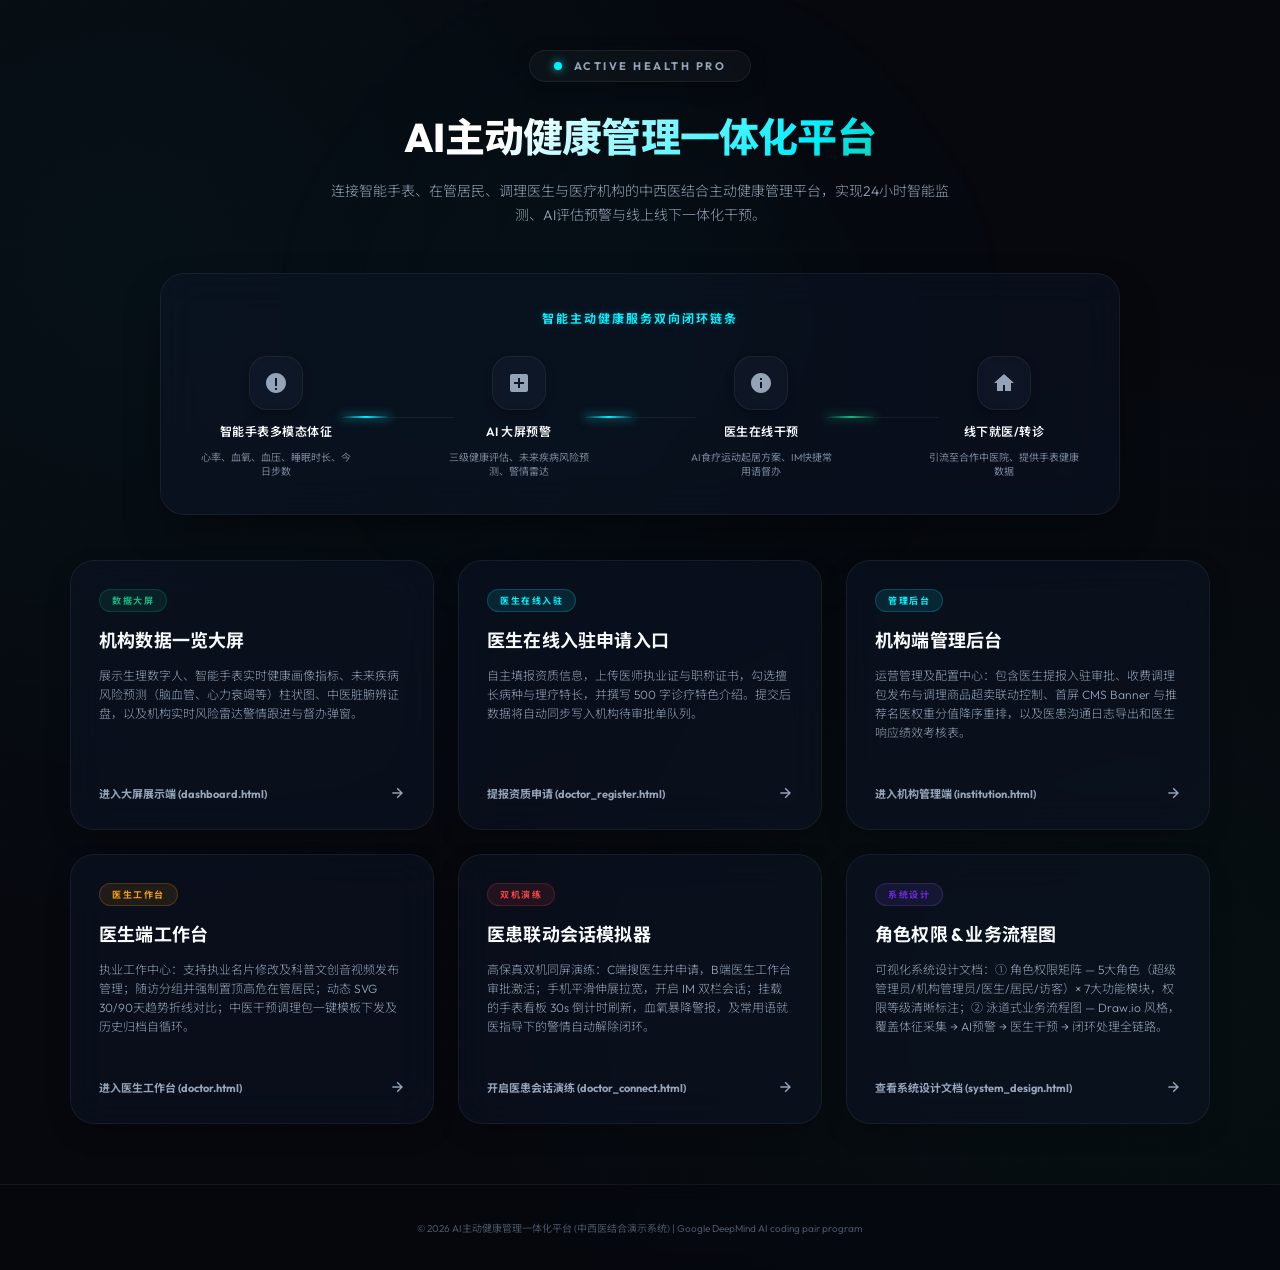
<file: index.html>
<!DOCTYPE html>
<html lang="zh-CN">
<head>
    <meta charset="UTF-8">
    <meta name="viewport" content="width=device-width, initial-scale=1.0">
    <title>AI主动健康管理一体化平台 - 演示门户</title>
    <meta name="description" content="中西医结合主动健康管理一体化平台高保真原型系统演示门户">
    <style>
        @import url('https://fonts.googleapis.com/css2?family=Outfit:wght@300;400;500;600;700;800&family=Noto+Sans+SC:wght@300;400;500;700&display=swap');

        :root {
            --bg-main: #06080e;
            --bg-card: rgba(15, 23, 42, 0.45);
            --bg-card-hover: rgba(22, 35, 60, 0.65);
            --border-color: rgba(255, 255, 255, 0.06);
            --border-hover: rgba(0, 240, 255, 0.3);
            --primary: #10b981; /* 翡翠绿 */
            --accent: #00f0ff; /* 科技冰蓝 */
            --danger: #ef4444; /* 珊瑚红 */
            --warning: #f59e0b; /* 警告黄 */
            --text-primary: #f8fafc;
            --text-secondary: #94a3b8;
            --text-muted: #475569;
            --transition: all 0.5s cubic-bezier(0.16, 1, 0.3, 1);
        }

        * {
            margin: 0;
            padding: 0;
            box-sizing: border-box;
        }

        body {
            background-color: var(--bg-main);
            color: var(--text-primary);
            font-family: 'Outfit', 'Noto Sans SC', sans-serif;
            min-height: 100vh;
            overflow-x: hidden;
            display: flex;
            flex-direction: column;
            justify-content: space-between;
            position: relative;
        }

        /* 奢华深色流光科技背景 */
        body::before {
            content: '';
            position: absolute;
            top: 0; left: 0; width: 100%; height: 100%;
            background: 
                radial-gradient(circle at 10% 20%, rgba(0, 240, 255, 0.04) 0%, transparent 45%),
                radial-gradient(circle at 90% 80%, rgba(16, 185, 129, 0.04) 0%, transparent 45%),
                linear-gradient(rgba(255, 255, 255, 0.003) 1px, transparent 1px),
                linear-gradient(90deg, rgba(255, 255, 255, 0.003) 1px, transparent 1px);
            background-size: 100% 100%, 100% 100%, 40px 40px, 40px 40px;
            z-index: -2;
        }

        body::after {
            content: '';
            position: absolute;
            top: 25%; left: 50%;
            width: 700px; height: 700px;
            background: radial-gradient(circle, rgba(0, 240, 255, 0.03) 0%, transparent 70%);
            transform: translate(-50%, -50%);
            z-index: -1;
            filter: blur(80px);
            pointer-events: none;
        }

        header {
            text-align: center;
            padding: 50px 20px 30px;
            max-width: 1000px;
            margin: 0 auto;
        }

        .logo-box {
            display: inline-flex;
            align-items: center;
            gap: 12px;
            margin-bottom: 24px;
            background: rgba(255, 255, 255, 0.03);
            border: 1px solid var(--border-color);
            padding: 8px 24px;
            border-radius: 30px;
            box-shadow: 0 4px 20px -2px rgba(0, 0, 0, 0.3);
            backdrop-filter: blur(10px);
        }

        .logo-dot {
            width: 8px;
            height: 8px;
            border-radius: 50%;
            background: var(--accent);
            box-shadow: 0 0 10px rgba(0, 240, 255, 0.8);
            animation: pulse 2s infinite;
        }

        .logo-text {
            font-size: 11px;
            text-transform: uppercase;
            letter-spacing: 2.5px;
            color: var(--text-secondary);
            font-weight: 700;
        }

        h1 {
            font-size: 40px;
            font-weight: 800;
            margin-bottom: 16px;
            background: linear-gradient(135deg, #ffffff 30%, var(--accent) 75%, var(--primary) 100%);
            -webkit-background-clip: text;
            -webkit-text-fill-color: transparent;
            letter-spacing: -0.02em;
        }

        .subtitle {
            font-size: 14px;
            color: var(--text-secondary);
            max-width: 620px;
            margin: 0 auto;
            line-height: 1.7;
            font-weight: 300;
        }

        /* 核心业务流程流光拓扑图 */
        .topology-container {
            max-width: 960px;
            width: 90%;
            margin: 15px auto 45px;
            background: var(--bg-card);
            border: 1px solid var(--border-color);
            border-radius: 24px;
            backdrop-filter: blur(20px);
            padding: 35px 40px;
            position: relative;
            box-shadow: 0 20px 40px -10px rgba(0, 0, 0, 0.5);
        }

        .topology-title {
            font-size: 12px;
            color: var(--accent);
            text-transform: uppercase;
            letter-spacing: 2px;
            margin-bottom: 30px;
            text-align: center;
            font-weight: 700;
            text-shadow: 0 0 10px rgba(0, 240, 255, 0.2);
        }

        .topology-flow {
            display: flex;
            justify-content: space-between;
            align-items: center;
            position: relative;
        }

        .node {
            display: flex;
            flex-direction: column;
            align-items: center;
            gap: 12px;
            width: 150px;
            z-index: 2;
            transition: var(--transition);
        }

        .node-icon-box {
            width: 54px;
            height: 54px;
            border-radius: 18px;
            background: rgba(255, 255, 255, 0.02);
            border: 1px solid var(--border-color);
            display: flex;
            align-items: center;
            justify-content: center;
            transition: var(--transition);
            box-shadow: 0 4px 10px rgba(0, 0, 0, 0.2);
            backdrop-filter: blur(5px);
        }

        .node:hover {
            transform: translateY(-4px);
        }

        .node:hover .node-icon-box {
            border-color: var(--accent);
            background: rgba(0, 240, 255, 0.05);
            box-shadow: 0 8px 25px rgba(0, 240, 255, 0.25);
            transform: scale(1.05);
        }

        .node-icon-box svg {
            width: 24px;
            height: 24px;
            fill: var(--text-secondary);
            transition: var(--transition);
        }

        .node:hover .node-icon-box svg {
            fill: var(--accent);
            filter: drop-shadow(0 0 5px rgba(0, 240, 255, 0.5));
        }

        .node-name {
            font-size: 12px;
            font-weight: 600;
            color: var(--text-primary);
            text-align: center;
            letter-spacing: 0.5px;
        }

        .node-desc {
            font-size: 10px;
            color: var(--text-secondary);
            text-align: center;
            line-height: 1.4;
            opacity: 0.8;
        }

        .link-line {
            flex-grow: 1;
            height: 1px;
            background: rgba(255, 255, 255, 0.06);
            position: relative;
            margin: 0 -10px;
            z-index: 1;
        }

        .link-pulse {
            position: absolute;
            top: -0.5px; left: 0;
            width: 50px; height: 2px;
            background: linear-gradient(90deg, transparent, var(--accent), transparent);
            box-shadow: 0 0 10px rgba(0, 240, 255, 0.8);
            animation: movePulse 3s cubic-bezier(0.4, 0, 0.2, 1) infinite;
        }

        .link-line:nth-child(4) .link-pulse {
            animation-delay: 1s;
        }

        .link-line:nth-child(6) .link-pulse {
            animation-delay: 2s;
            background: linear-gradient(90deg, transparent, var(--primary), transparent);
            box-shadow: 0 0 10px rgba(16, 185, 129, 0.8);
        }

        /* 演示入口卡片网格 */
        .portal-grid {
            max-width: 1140px;
            width: 90%;
            margin: 0 auto 60px;
            display: grid;
            grid-template-columns: repeat(auto-fit, minmax(300px, 1fr));
            gap: 24px;
            perspective: 1200px; /* 开启网格的3D视角 */
        }

        .portal-card {
            background: var(--bg-card);
            border: 1px solid var(--border-color);
            border-radius: 24px;
            padding: 28px;
            text-decoration: none;
            color: inherit;
            display: flex;
            flex-direction: column;
            justify-content: space-between;
            gap: 24px;
            min-height: 270px;
            transition: var(--transition);
            position: relative;
            overflow: hidden;
            backdrop-filter: blur(20px);
            box-shadow: 0 10px 30px -10px rgba(0, 0, 0, 0.4);
            transform-style: preserve-3d; /* 启用卡片内子元素的3D呈现 */
        }

        .portal-card::before {
            content: '';
            position: absolute;
            top: 0; left: 0; width: 100%; height: 100%;
            background: radial-gradient(circle at 100% 0%, rgba(0, 240, 255, 0.03) 0%, transparent 60%);
            opacity: 0;
            transition: var(--transition);
        }

        .portal-card:hover {
            transform: translateY(-8px) scale(1.02) rotateX(2.5deg) rotateY(-2.5deg);
            border-color: var(--border-hover);
            box-shadow: 
                0 25px 50px -15px rgba(0, 0, 0, 0.6),
                0 0 30px rgba(0, 240, 255, 0.08);
        }

        .portal-card:hover::before {
            opacity: 1;
        }

        .card-top {
            display: flex;
            flex-direction: column;
            gap: 14px;
            transform: translateZ(20px); /* 视差效果 */
            transition: var(--transition);
        }

        .card-badge {
            align-self: flex-start;
            font-size: 9px;
            font-weight: 700;
            letter-spacing: 1.5px;
            padding: 4px 12px;
            border-radius: 20px;
            text-transform: uppercase;
        }

        .badge-screen { background: rgba(16, 185, 129, 0.1); color: var(--primary); border: 1px solid rgba(16, 185, 129, 0.2); }
        .badge-back { background: rgba(0, 240, 255, 0.1); color: var(--accent); border: 1px solid rgba(0, 240, 255, 0.2); }
        .badge-work { background: rgba(245, 158, 11, 0.1); color: var(--warning); border: 1px solid rgba(245, 158, 11, 0.2); }
        .badge-interactive { background: rgba(239, 68, 68, 0.1); color: var(--danger); border: 1px solid rgba(239, 68, 68, 0.2); }
        .badge-register { background: rgba(0, 240, 255, 0.1); color: var(--accent); border: 1px solid rgba(0, 240, 255, 0.2); }

        .card-title {
            font-size: 18px;
            font-weight: 700;
            color: var(--text-primary);
            letter-spacing: 0.2px;
        }

        .card-desc {
            font-size: 12px;
            color: var(--text-secondary);
            line-height: 1.6;
            font-weight: 300;
        }

        .card-footer {
            display: flex;
            align-items: center;
            justify-content: space-between;
            font-size: 11px;
            font-weight: 700;
            color: var(--text-secondary);
            transition: var(--transition);
            transform: translateZ(10px);
        }

        .portal-card:hover .card-footer {
            color: var(--accent);
        }

        .arrow-icon {
            width: 16px;
            height: 16px;
            fill: currentColor;
            transform: translateX(0);
            transition: var(--transition);
        }

        .portal-card:hover .arrow-icon {
            transform: translateX(4px);
            filter: drop-shadow(0 0 2px var(--accent));
        }

        footer {
            text-align: center;
            padding: 35px 20px;
            font-size: 10px;
            color: var(--text-muted);
            border-top: 1px solid var(--border-color);
            background: rgba(6, 8, 14, 0.8);
            backdrop-filter: blur(10px);
        }

        @keyframes pulse {
            0%, 100% { opacity: 0.6; transform: scale(1); }
            50% { opacity: 1; transform: scale(1.15); }
        }

        @keyframes movePulse {
            0% { left: -20%; }
            100% { left: 120%; }
        }
    </style>
</head>
<body>

    <!-- 顶层主内容 -->
    <main style="flex-grow: 1; display: flex; flex-direction: column; justify-content: center;">
        <header>
            <div class="logo-box">
                <span class="logo-dot"></span>
                <span class="logo-text">Active Health Pro</span>
            </div>
            <h1>AI主动健康管理一体化平台</h1>
            <p class="subtitle">连接智能手表、在管居民、调理医生与医疗机构的中西医结合主动健康管理平台，实现24小时智能监测、AI评估预警与线上线下一体化干预。</p>
        </header>

        <!-- 拓扑流程图 -->
        <section class="topology-container">
            <div class="topology-title">智能主动健康服务双向闭环链条</div>
            <div class="topology-flow">
                <!-- 节点 1 -->
                <div class="node">
                    <div class="node-icon-box">
                        <svg viewBox="0 0 24 24"><path d="M12 2C6.48 2 2 6.48 2 12s4.48 10 10 10 10-4.48 10-10S17.52 2 12 2zm1 17h-2v-2h2v2zm0-4h-2V7h2v8z"/></svg>
                    </div>
                    <span class="node-name">智能手表多模态体征</span>
                    <span class="node-desc">心率、血氧、血压、睡眠时长、今日步数</span>
                </div>
                
                <div class="link-line"><div class="link-pulse"></div></div>
                
                <!-- 节点 2 -->
                <div class="node">
                    <div class="node-icon-box">
                        <svg viewBox="0 0 24 24"><path d="M19 3H5c-1.1 0-2 .9-2 2v14c0 1.1.9 2 2 2h14c1.1 0 2-.9 2-2V5c0-1.1-.9-2-2-2zm-2 10h-4v4h-2v-4H7v-2h4V7h2v4h4v2z"/></svg>
                    </div>
                    <span class="node-name">AI 大屏预警</span>
                    <span class="node-desc">三级健康评估、未来疾病风险预测、警情雷达</span>
                </div>
                
                <div class="link-line"><div class="link-pulse"></div></div>
                
                <!-- 节点 3 -->
                <div class="node">
                    <div class="node-icon-box">
                        <svg viewBox="0 0 24 24"><path d="M12 2C6.48 2 2 6.48 2 12s4.48 10 10 10 10-4.48 10-10S17.52 2 12 2zm1 15h-2v-6h2v6zm0-8h-2V7h2v2z"/></svg>
                    </div>
                    <span class="node-name">医生在线干预</span>
                    <span class="node-desc">AI食疗运动起居方案、IM快捷常用语督办</span>
                </div>
                
                <div class="link-line"><div class="link-pulse"></div></div>
                
                <!-- 节点 4 -->
                <div class="node">
                    <div class="node-icon-box">
                        <svg viewBox="0 0 24 24"><path d="M12 3L2 12h3v8h6v-6h2v6h6v-8h3L12 3z"/></svg>
                    </div>
                    <span class="node-name">线下就医/转诊</span>
                    <span class="node-desc">引流至合作中医院、提供手表健康数据</span>
                </div>
            </div>
        </section>

        <!-- 卡片网格 -->
        <section class="portal-grid">
            
            <!-- 卡片 1 -->
            <a href="dashboard.html" class="portal-card">
                <div class="card-top">
                    <span class="card-badge badge-screen">数据大屏</span>
                    <h2 class="card-title">机构数据一览大屏</h2>
                    <p class="card-desc">展示生理数字人、智能手表实时健康画像指标、未来疾病风险预测（脑血管、心力衰竭等）柱状图、中医脏腑辨证盘，以及机构实时风险雷达警情跟进与督办弹窗。</p>
                </div>
                <div class="card-footer">
                    <span>进入大屏展示端 (dashboard.html)</span>
                    <svg class="arrow-icon" viewBox="0 0 24 24"><path d="M5 13h11.86l-5.43 5.43L13 20l8-8-8-8-1.57 1.57 5.43 5.43H5v2z"/></svg>
                </div>
            </a>

            <!-- 卡片 2 -->
            <a href="doctor_register.html" class="portal-card">
                <div class="card-top">
                    <span class="card-badge badge-register">医生在线入驻</span>
                    <h2 class="card-title">医生在线入驻申请入口</h2>
                    <p class="card-desc">自主填报资质信息，上传医师执业证与职称证书，勾选擅长病种与理疗特长，并撰写 500 字诊疗特色介绍。提交后数据将自动同步写入机构待审批单队列。</p>
                </div>
                <div class="card-footer">
                    <span>提报资质申请 (doctor_register.html)</span>
                    <svg class="arrow-icon" viewBox="0 0 24 24"><path d="M5 13h11.86l-5.43 5.43L13 20l8-8-8-8-1.57 1.57 5.43 5.43H5v2z"/></svg>
                </div>
            </a>

            <!-- 卡片 3 -->
            <a href="institution.html" class="portal-card">
                <div class="card-top">
                    <span class="card-badge badge-back">管理后台</span>
                    <h2 class="card-title">机构端管理后台</h2>
                    <p class="card-desc">运营管理及配置中心：包含医生提报入驻审批、收费调理包发布与调理商品超卖联动控制、首屏 CMS Banner 与推荐名医权重分值降序重排，以及医患沟通日志导出和医生响应绩效考核表。</p>
                </div>
                <div class="card-footer">
                    <span>进入机构管理端 (institution.html)</span>
                    <svg class="arrow-icon" viewBox="0 0 24 24"><path d="M5 13h11.86l-5.43 5.43L13 20l8-8-8-8-1.57 1.57 5.43 5.43H5v2z"/></svg>
                </div>
            </a>

            <!-- 卡片 4 -->
            <a href="doctor.html" class="portal-card">
                <div class="card-top">
                    <span class="card-badge badge-work">医生工作台</span>
                    <h2 class="card-title">医生端工作台</h2>
                    <p class="card-desc">执业工作中心：支持执业名片修改及科普文创音视频发布管理；随访分组并强制置顶高危在管居民；动态 SVG 30/90天趋势折线对比；中医干预调理包一键模板下发及历史归档自循环。</p>
                </div>
                <div class="card-footer">
                    <span>进入医生工作台 (doctor.html)</span>
                    <svg class="arrow-icon" viewBox="0 0 24 24"><path d="M5 13h11.86l-5.43 5.43L13 20l8-8-8-8-1.57 1.57 5.43 5.43H5v2z"/></svg>
                </div>
            </a>

            <!-- 卡片 5 -->
            <a href="doctor_connect.html" class="portal-card">
                <div class="card-top">
                    <span class="card-badge badge-interactive">双机演练</span>
                    <h2 class="card-title">医患联动会话模拟器</h2>
                    <p class="card-desc">高保真双机同屏演练：C端搜医生并申请，B端医生工作台审批激活；手机平滑伸展拉宽，开启 IM 双栏会话；挂载的手表看板 30s 倒计时刷新，血氧暴降警报，及常用语就医指导下的警情自动解除闭环。</p>
                </div>
                <div class="card-footer">
                    <span>开启医患会话演练 (doctor_connect.html)</span>
                    <svg class="arrow-icon" viewBox="0 0 24 24"><path d="M5 13h11.86l-5.43 5.43L13 20l8-8-8-8-1.57 1.57 5.43 5.43H5v2z"/></svg>
                </div>
            </a>

            <!-- 卡片 6 -->
            <a href="system_design.html" class="portal-card">
                <div class="card-top">
                    <span class="card-badge" style="background:rgba(139,92,246,0.1); color:#6d28d9; border:1px solid rgba(139,92,246,0.2);">系统设计</span>
                    <h2 class="card-title">角色权限 &amp; 业务流程图</h2>
                    <p class="card-desc">可视化系统设计文档：① 角色权限矩阵 — 5大角色（超级管理员/机构管理员/医生/居民/访客）× 7大功能模块，权限等级清晰标注；② 泳道式业务流程图 — Draw.io 风格，覆盖体征采集 → AI预警 → 医生干预 → 闭环处理全链路。</p>
                </div>
                <div class="card-footer">
                    <span>查看系统设计文档 (system_design.html)</span>
                    <svg class="arrow-icon" viewBox="0 0 24 24"><path d="M5 13h11.86l-5.43 5.43L13 20l8-8-8-8-1.57 1.57 5.43 5.43H5v2z"/></svg>
                </div>
            </a>

        </section>
    </main>

    <footer>
        <p>© 2026 AI主动健康管理一体化平台 (中西医结合演示系统) | Google DeepMind AI coding pair program</p>
    </footer>

</body>
</html>
</file>
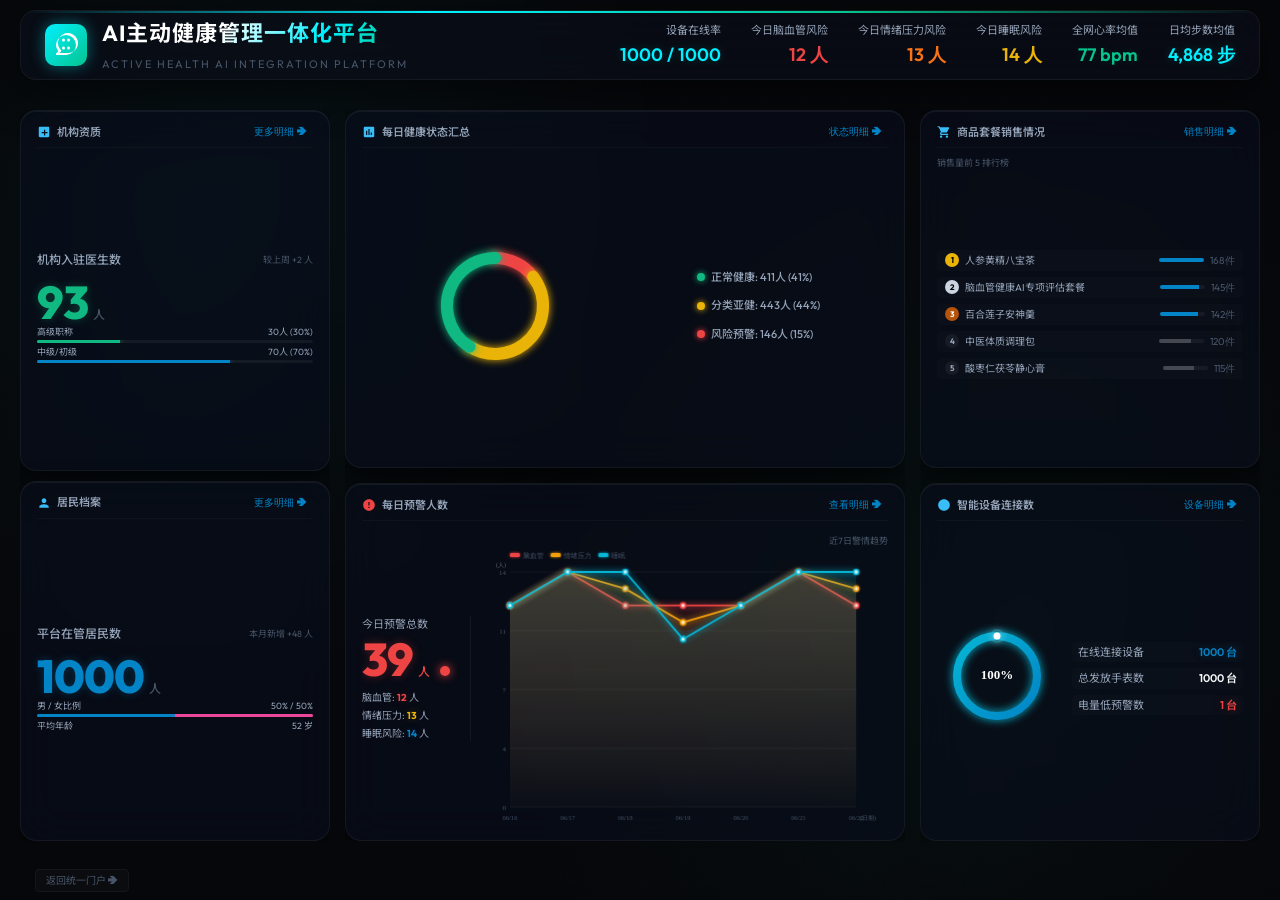
<file: dashboard.html>
<!DOCTYPE html>
<html lang="zh-CN">
<head>
    <meta charset="UTF-8">
    <meta name="viewport" content="width=device-width, initial-scale=1.0">
    <title>AI主动健康管理一体化平台 - 机构级数据一览大屏</title>
    <meta name="description" content="基于多模态体征采集与中西医融合AI算法的24小时不间断主动健康管理一览大屏。">
    <!-- 引入 Outfit 与 Inter 现代字体 -->
    <link href="https://fonts.googleapis.com/css2?family=Inter:wght@400;500;600;700&family=Outfit:wght@400;600;700;800&display=swap" rel="stylesheet">
    <link rel="stylesheet" href="style.css">
</head>
<body class="dashboard-body">

    <!-- 全局 SVG 渐变定义 -->
    <svg style="width:0; height:0; position:absolute;" width="0" height="0">
        <defs>
            <linearGradient id="cyan-green-grad" x1="0%" y1="0%" x2="100%" y2="100%">
                <stop offset="0%" stop-color="#0284c7" />
                <stop offset="100%" stop-color="#10b981" />
            </linearGradient>
            <linearGradient id="red-orange-grad" x1="0%" y1="0%" x2="100%" y2="100%">
                <stop offset="0%" stop-color="#ef4444" />
                <stop offset="100%" stop-color="#f97316" />
            </linearGradient>
        </defs>
    </svg>

    <div class="app-container" id="appContainer">
        
        <!-- ==================== 头部大屏与系统统计 ==================== -->
        <header>
            <div class="logo-section">
                <div class="logo-icon">
                    <svg viewBox="0 0 24 24">
                        <path d="M12,2A10,10,0,0,0,2,12a9.89,9.89,0,0,0,2.26,6.33l-2,2a1,1,0,0,0-.21,1.09A1,1,0,0,0,3,22h9a10,10,0,0,0,0-20ZM12,20H5.41l1.5-1.5a1,1,0,0,0,0-1.42,10,10,0,1,1,6.5,2.92Zm2.5-11.5a1.5,1.5,0,1,0-1.5-1.5A1.5,1.5,0,0,0,14.5,8.5Zm-5,0a1.5,1.5,0,1,0-1.5-1.5A1.5,1.5,0,0,0,9.5,8.5Zm5,5a1.5,1.5,0,1,0,1.5,1.5A1.5,1.5,0,0,0,14.5,13.5Zm-5,0a1.5,1.5,0,1,0,1.5,1.5A1.5,1.5,0,0,0,9.5,13.5Z"/>
                    </svg>
                </div>
                <div class="title-area">
                    <h1>AI主动健康管理一体化平台</h1>
                    <span>Active Health AI Integration Platform</span>
                </div>
            </div>
            
            <div class="system-stats">
                <div class="stat-item">
                    <span class="stat-label">设备在线率</span>
                    <span class="stat-value neon-cyan" id="deviceOnlineRatio">0 / 0</span>
                </div>
                <div class="stat-item">
                    <span class="stat-label">今日脑血管风险</span>
                    <span class="stat-value" id="cardioAlertCount" style="color:var(--lvl-5);">0 人</span>
                </div>
                <div class="stat-item">
                    <span class="stat-label">今日情绪压力风险</span>
                    <span class="stat-value" id="emotionAlertCount" style="color:var(--lvl-4);">0 人</span>
                </div>
                <div class="stat-item">
                    <span class="stat-label">今日睡眠风险</span>
                    <span class="stat-value" id="sleepAlertCount" style="color:var(--lvl-3);">0 人</span>
                </div>
                <div class="stat-item">
                    <span class="stat-label">全网心率均值</span>
                    <span class="stat-value neon-green" id="netAvgHeartRate" style="font-family:'Outfit';">72 bpm</span>
                </div>
                <div class="stat-item">
                    <span class="stat-label">日均步数均值</span>
                    <span class="stat-value neon-cyan" id="netAvgSteps" style="font-family:'Outfit';">6,230 步</span>
                </div>
            </div>
        </header>

        <!-- ==================== 核心三栏大屏 (自适应一屏流) ==================== -->
        <main class="main-dashboard-grid">
            
            <!-- 左侧板块：统计指标 -->
            <section class="grid-card-column">
                <!-- 机构医生数卡片 -->
                <div class="cyber-card card-doctors" style="height: calc(50% - 5px);">
                    <div class="card-header-row">
                        <span class="card-tag"><svg class="title-icon" viewBox="0 0 24 24"><path d="M19 3H5c-1.1 0-1.99.9-1.99 2L3 19c0 1.1.9 2 2 2h14c1.1 0 2-.9 2-2V5c0-1.1-.9-2-2-2zm-1 11h-4v4h-2v-4H8v-2h4V8h2v4h4v2z" fill="#38bdf8"/></svg>机构资质</span>
                        <button class="more-btn" onclick="openDrilldown('doctors')">更多明细 ➔</button>
                    </div>
                    <div class="card-body-content">
                        <div class="stat-row">
                            <span class="main-label">机构入驻医生数</span>
                            <span class="stat-desc-sub">较上周 +2 人</span>
                        </div>
                        <div class="huge-number-container" style="margin-bottom: 2px;">
                            <span class="huge-neon-number text-neon-green" id="activeDoctorsCount">0</span>
                            <span class="huge-unit">人</span>
                        </div>
                        <!-- 职称分布进度条 -->
                        <div class="mini-dist-section" style="display:flex; flex-direction:column; gap:4px;">
                            <div style="display:flex; justify-content:space-between; font-size:9px; color:var(--text-secondary); line-height: 1;">
                                <span>高级职称</span>
                                <span id="distSeniorCount">2人 (50%)</span>
                            </div>
                            <div class="mini-bar-bg" style="height:3px; background:rgba(255,255,255,0.05); border-radius:1.5px; overflow:hidden;">
                                <div class="mini-bar-fill" id="distSeniorBar" style="width:50%; height:100%; background: #10b981; box-shadow: 0 0 6px #10b981;"></div>
                            </div>
                            <div style="display:flex; justify-content:space-between; font-size:9px; color:var(--text-secondary); line-height: 1;">
                                <span>中级/初级</span>
                                <span id="distJuniorCount">2人 (50%)</span>
                            </div>
                            <div class="mini-bar-bg" style="height:3px; background:rgba(255,255,255,0.05); border-radius:1.5px; overflow:hidden;">
                                <div class="mini-bar-fill" id="distJuniorBar" style="width:50%; height:100%; background: #0284c7; box-shadow: 0 0 6px #0284c7;"></div>
                            </div>
                        </div>
                    </div>
                </div>

                <!-- 管理用户数卡片 -->
                <div class="cyber-card card-users" style="margin-top: 10px; height: calc(50% - 5px);">
                    <div class="card-header-row">
                        <span class="card-tag"><svg class="title-icon" viewBox="0 0 24 24"><path d="M12 12c2.21 0 4-1.79 4-4s-1.79-4-4-4-4 1.79-4 4 1.79 4 4 4zm0 2c-2.67 0-8 1.34-8 4v2h16v-2c0-2.66-5.33-4-8-4z" fill="#38bdf8"/></svg>居民档案</span>
                        <button class="more-btn" onclick="openDrilldown('users')">更多明细 ➔</button>
                    </div>
                    <div class="card-body-content">
                        <div class="stat-row">
                            <span class="main-label">平台在管居民数</span>
                            <span class="stat-desc-sub">本月新增 +48 人</span>
                        </div>
                        <div class="huge-number-container" style="margin-bottom: 2px;">
                            <span class="huge-neon-number text-neon-cyan" id="activeUsersCount">0</span>
                            <span class="huge-unit">人</span>
                        </div>
                        <!-- 性别与年龄分布 -->
                        <div class="mini-dist-section" style="display:flex; flex-direction:column; gap:4px;">
                            <div style="display:flex; justify-content:space-between; font-size:9px; color:var(--text-secondary); line-height: 1;">
                                <span>男 / 女比例</span>
                                <span id="distGenderRatio">75% / 25%</span>
                            </div>
                            <div class="mini-bar-bg" style="height:3px; background:rgba(255,255,255,0.05); border-radius:1.5px; overflow:hidden; display:flex;">
                                <div id="distMaleBar" style="width:75%; height:100%; background: #0284c7; box-shadow: 0 0 6px #0284c7;"></div>
                                <div id="distFemaleBar" style="width:25%; height:100%; background: #ec4899; box-shadow: 0 0 6px #ec4899;"></div>
                            </div>
                            <div style="display:flex; justify-content:space-between; font-size:9px; color:var(--text-secondary); line-height: 1;">
                                <span>平均年龄</span>
                                <span id="distAvgAge">50 岁</span>
                            </div>
                        </div>
                    </div>
                </div>
            </section>
            
            <!-- 中间板块：健康状态与风险警告 -->
            <section class="grid-card-column">
                <!-- 每日健康状态汇总 -->
                <div class="cyber-card card-health-summary" style="height: calc(50% - 7.5px); min-height: 180px;">
                    <div class="card-header-row">
                        <span class="card-tag"><svg class="title-icon" viewBox="0 0 24 24"><path d="M19 3H5c-1.1 0-2 .9-2 2v14c0 1.1.9 2 2 2h14c1.1 0 2-.9 2-2V5c0-1.1-.9-2-2-2zM9 17H7v-7h2v7zm4 0h-2V7h2v10zm4 0h-2v-4h2v4z" fill="#38bdf8"/></svg>每日健康状态汇总</span>
                        <button class="more-btn" onclick="openDrilldown('users')">状态明细 ➔</button>
                    </div>
                    <div class="health-summary-container">
                        <div class="chart-canvas-box">
                            <canvas id="healthStatusCanvas" width="130" height="130"></canvas>
                        </div>
                        <div class="chart-legends" id="statusLegendsBox">
                            <!-- 动态渲染正常、亚健康、风险比例 -->
                        </div>
                    </div>
                </div>

                <!-- 每日预警人数 -->
                <div class="cyber-card card-cardio-alerts" style="margin-top: 15px; height: calc(50% - 7.5px); min-height: 180px;">
                    <div class="card-header-row">
                        <span class="card-tag"><svg class="title-icon" viewBox="0 0 24 24"><path d="M12 2C6.48 2 2 6.48 2 12s4.48 10 10 10 10-4.48 10-10S17.52 2 12 2zm1 15h-2v-2h2v2zm0-4h-2V7h2v6z" fill="#ef4444"/></svg>每日预警人数</span>
                        <button class="more-btn" onclick="openDrilldown('alerts')">查看明细 ➔</button>
                    </div>
                    <div class="cardio-alerts-container">
                        <div class="alert-count-box">
                            <span class="alert-count-label">今日预警总数</span>
                            <div class="alert-pulse-number">
                                <span class="huge-neon-number text-neon-red" id="alertsTodayNum">0</span>
                                <span class="huge-unit" style="color:var(--lvl-5);">人</span>
                                <div class="red-breath-dot" id="redBreathLight"></div>
                            </div>
                            <!-- 子类型警情小明细 -->
                            <div class="alert-sub-breakdown" style="margin-top: 8px; font-size: 10px; color: var(--text-secondary); display: flex; flex-direction: column; gap: 3px;">
                                <div>脑血管: <span class="text-neon-red" id="subAlertCardio" style="font-weight: 700;">0</span> 人</div>
                                <div>情绪压力: <span class="text-neon-yellow" id="subAlertEmotion" style="font-weight: 700;">0</span> 人</div>
                                <div>睡眠风险: <span class="text-neon-cyan" id="subAlertSleep" style="font-weight: 700;">0</span> 人</div>
                            </div>
                        </div>
                        <div class="trend-canvas-box">
                            <span class="trend-title">近7日警情趋势</span>
                            <canvas id="alertsTrendCanvas" width="190" height="100"></canvas>
                        </div>
                    </div>
                </div>
            </section>
            
            <!-- 右侧板块：商业排行与设备状态 -->
            <section class="grid-card-column">
                <!-- 商品套餐销售情况 -->
                <div class="cyber-card card-sales-rank">
                    <div class="card-header-row">
                        <span class="card-tag"><svg class="title-icon" viewBox="0 0 24 24"><path d="M7 18c-1.1 0-1.99.9-1.99 2S5.9 22 7 22s2-.9 2-2-.9-2-2-2zM1 2v2h2l3.6 7.59-1.35 2.45c-.16.28-.25.61-.25.96 0 1.1.9 2 2 2h12v-2H7.42c-.14 0-.25-.11-.25-.25l.03-.12.9-1.63h7.45c.75 0 1.41-.41 1.75-1.03l3.58-6.49c.08-.14.12-.31.12-.48 0-.55-.45-1-1-1H5.21l-.94-2H1zm16 16c-1.1 0-1.99.9-1.99 2s.89 2 1.99 2 2-.9 2-2-.9-2-2-2z" fill="#38bdf8"/></svg>商品套餐销售情况</span>
                        <button class="more-btn" onclick="openDrilldown('sales')">销售明细 ➔</button>
                    </div>
                    <div class="sales-rank-body">
                        <div class="rank-title-sub">销售量前 5 排行榜</div>
                        <div class="sales-list-box" id="salesRankList">
                            <!-- 动态排行列表 -->
                        </div>
                    </div>
                </div>

                <!-- 智能设备连接率 -->
                <div class="cyber-card card-device-status" style="margin-top: 15px;">
                    <div class="card-header-row">
                        <span class="card-tag"><svg class="title-icon" viewBox="0 0 24 24"><path d="M12 2C6.48 2 2 6.48 2 12s4.48 10 10 10 10-4.48 10-10S17.52 2 12 2zm1 10V7h-2v5.4l3.6 2.1 1-1.7-2.6-1.8z" fill="#38bdf8"/></svg>智能设备连接数</span>
                        <button class="more-btn" onclick="openDrilldown('devices')">设备明细 ➔</button>
                    </div>
                    <div class="device-status-body">
                        <div class="device-chart-box">
                            <canvas id="deviceConnectionCanvas" width="120" height="120"></canvas>
                        </div>
                        <div class="device-info-text">
                            <div class="dev-info-item">
                                <span class="dev-lbl">在线连接设备</span>
                                <span class="dev-val text-neon-cyan" id="onlineDevicesCount">0 台</span>
                            </div>
                            <div class="dev-info-item">
                                <span class="dev-lbl">总发放手表数</span>
                                <span class="dev-val" id="totalDevicesCount">0 台</span>
                            </div>
                            <div class="dev-info-item">
                                <span class="dev-lbl">电量低预警数</span>
                                <span class="dev-val text-neon-red" id="lowBatteryCount">0 台</span>
                            </div>
                        </div>
                    </div>
                </div>
            </section>
        </main>
        
        <footer>
            <a href="index.html" class="back-portal-btn">返回统一门户 ➔</a>
        </footer>
    </div>

    <!-- ==================== 5 大全屏磨砂毛玻璃下钻明细模态弹窗 ==================== -->

    <!-- 1. 名医专家执业明细下钻弹窗 -->
    <div class="drilldown-overlay" id="drilldown-doctors-modal" onclick="closeDrilldown()">
        <div class="drilldown-container" onclick="event.stopPropagation()">
            <div class="drilldown-close" onclick="closeDrilldown()">✕</div>
            <div class="drilldown-header">
                <h2>🏥 机构入驻医生执业管理明细</h2>
            </div>
            <div class="drilldown-split-layout" style="grid-template-columns: 1fr;">
                <!-- 右栏：列表与搜索 -->
                <div class="drilldown-right-table">
                    <div class="table-filter-bar">
                        <input type="text" class="cyber-input" id="searchDoctorInput" placeholder="输入医生姓名检索..." oninput="renderDoctorDrilldownList()">
                        <select class="cyber-select" id="filterDoctorDept" onchange="renderDoctorDrilldownList()">
                            <option value="">全部科室</option>
                            <option value="中医内科">中医内科</option>
                            <option value="针灸科">针灸科</option>
                            <option value="脾胃调理专科">脾胃调理专科</option>
                            <option value="全科健康管理">全科健康管理</option>
                        </select>
                    </div>
                    <div class="table-scroll-container">
                        <table class="drilldown-table">
                            <thead>
                                <tr>
                                    <th>医生姓名</th>
                                    <th>所属科室</th>
                                    <th>职称</th>
                                    <th>今日预警处理</th>
                                    <th>理疗方案下发</th>
                                </tr>
                            </thead>
                            <tbody id="drilldownDoctorTableBody">
                                <!-- 动态渲染 -->
                            </tbody>
                        </table>
                    </div>
                </div>
            </div>
        </div>
    </div>

    <!-- 2. 在管居民健康监控下钻弹窗 -->
    <div class="drilldown-overlay" id="drilldown-users-modal" onclick="closeDrilldown()">
        <div class="drilldown-container" onclick="event.stopPropagation()">
            <div class="drilldown-close" onclick="closeDrilldown()">✕</div>
            <div class="drilldown-header">
                <h2>👤 机构在管居民多维健康监控</h2>
            </div>
            <!-- 顶部三色卡片联动过滤 -->
            <div class="user-status-filter-row">
                <div class="filter-status-card filter-normal active" id="filterCardNormal" onclick="selectStatusFilter('正常')">
                    <span class="card-circle normal-dot"></span>
                    <span class="card-text">健康/正常</span>
                    <span class="card-num" id="filterNormalNum">0</span>
                </div>
                <div class="filter-status-card filter-subhealth" id="filterCardSub" onclick="selectStatusFilter('亚健康')">
                    <span class="card-circle sub-dot"></span>
                    <span class="card-text">亚健康</span>
                    <span class="card-num" id="filterSubNum">0</span>
                </div>
                <div class="filter-status-card filter-risk" id="filterCardRisk" onclick="selectStatusFilter('风险')">
                    <span class="card-circle risk-dot"></span>
                    <span class="card-text">风险状态</span>
                    <span class="card-num" id="filterRiskNum">0</span>
                </div>
            </div>
            <div class="drilldown-right-table" style="margin-top: 15px; height: calc(100% - 150px);">
                <div class="table-filter-bar">
                    <input type="text" class="cyber-input" id="searchUserInput" placeholder="输入居民姓名/手机号快速过滤..." oninput="renderUserDrilldownList()">
                    <input type="text" class="cyber-input" id="searchUserDocInput" placeholder="责任医生姓名过滤..." oninput="renderUserDrilldownList()">
                </div>
                <div class="table-scroll-container">
                    <table class="drilldown-table">
                        <thead>
                            <tr>
                                <th>居民姓名</th>
                                <th>健康状态</th>
                                <th>心率</th>
                                <th>血压</th>
                                <th>血氧</th>
                                <th>步数</th>
                                <th>睡眠</th>
                                <th>责任医生</th>
                                <th>最后心跳</th>
                                <th>操作</th>
                            </tr>
                        </thead>
                        <tbody id="drilldownUserTableBody">
                            <!-- 动态渲染 -->
                        </tbody>
                    </table>
                </div>
            </div>
        </div>
    </div>

    <!-- 3. 每日脑血管与疾病风险预警督办弹窗 -->
    <div class="drilldown-overlay" id="drilldown-alerts-modal" onclick="closeDrilldown()">
         <div class="drilldown-container" onclick="event.stopPropagation()">
             <div class="drilldown-close" onclick="closeDrilldown()">✕</div>
             <div class="drilldown-header">
                 <h2>🚨 每日预警明细一览看板</h2>
             </div>
             <div class="drilldown-split-layout">
                 <!-- 左栏：指标统计 -->
                 <div class="drilldown-left-summary">
                     <div class="summary-mini-card">
                         <span class="mini-lbl">今日预警总数</span>
                         <span class="mini-val text-neon-red" id="alertTotalSum">0 次</span>
                     </div>
                     <div class="summary-mini-card">
                         <span class="mini-lbl">待处理预警数</span>
                         <span class="mini-val text-neon-yellow" id="alertPendingSum">0 个</span>
                     </div>
                     <div class="summary-mini-card">
                         <span class="mini-lbl">医生平均响应时效</span>
                         <span class="mini-val text-neon-green" style="font-family:'Outfit';">12 min</span>
                     </div>
                 </div>
                 <!-- 右栏：列表与督办 -->
                 <div class="drilldown-right-table">
                     <div class="alert-status-tabs">
                         <button class="alert-tab-btn active" id="alertTabPending" onclick="switchAlertTableFilter('待处理')">待处理</button>
                         <button class="alert-tab-btn" id="alertTabProcessing" onclick="switchAlertTableFilter('跟进中')">处理/跟进中</button>
                         <button class="alert-tab-btn" id="alertTabResolved" onclick="switchAlertTableFilter('已解除')">已处理</button>
                     </div>
                     <div class="alert-category-tabs">
                         <button class="alert-cat-btn active" id="catTabAll" onclick="switchAlertCategoryFilter('全部')">全部分类</button>
                         <button class="alert-cat-btn" id="catTabCardio" onclick="switchAlertCategoryFilter('脑血管')">🫀 脑血管</button>
                         <button class="alert-cat-btn" id="catTabEmotion" onclick="switchAlertCategoryFilter('情绪压力')">🧠 情绪压力</button>
                         <button class="alert-cat-btn" id="catTabSleep" onclick="switchAlertCategoryFilter('睡眠')">🌙 睡眠</button>
                     </div>
                     <div class="table-scroll-container" style="height: calc(100% - 90px);">
                         <table class="drilldown-table">
                             <thead>
                                 <tr>
                                     <th>预警时间</th>
                                     <th>预警居民</th>
                                     <th>异常体征</th>
                                     <th>AI预警分类</th>
                                     <th>责任医生</th>
                                     <th>状态</th>
                                 </tr>
                             </thead>
                             <tbody id="drilldownAlertTableBody">
                                 <!-- 动态渲染 -->
                             </tbody>
                         </table>
                     </div>
                 </div>
             </div>
         </div>
     </div>

    <!-- 4. 商品与服务套餐销售分析下钻弹窗 -->
    <div class="drilldown-overlay" id="drilldown-sales-modal" onclick="closeDrilldown()">
        <div class="drilldown-container" onclick="event.stopPropagation()">
            <div class="drilldown-close" onclick="closeDrilldown()">✕</div>
            <div class="drilldown-header">
                <h2>🛒 商品服务包销售分析及库存控制</h2>
            </div>
            <div class="drilldown-split-layout">
                <!-- 左栏：指标统计 -->
                <div class="drilldown-left-summary">
                    <div class="summary-mini-card">
                        <span class="mini-lbl">今日累计营业额</span>
                        <span class="mini-val text-neon-green" style="font-family:'Outfit'; font-size:16px;" id="totalRevenueText">¥ 12,500.00</span>
                    </div>
                    <div class="summary-mini-card">
                        <span class="mini-lbl">本月最畅销调理包</span>
                        <span class="mini-val text-neon-cyan" style="font-size:11px;" id="bestSellerPackName">中医体质调理包</span>
                    </div>
                    <div class="summary-mini-card">
                        <span class="mini-lbl">库存告急硬件数</span>
                        <span class="mini-val text-neon-red" id="lowStockWarningCount">0 件</span>
                    </div>
                </div>
                <!-- 右栏：列表与销售 -->
                <div class="drilldown-right-table">
                    <div class="alert-status-tabs">
                        <button class="alert-tab-btn active" id="salesTabPack" onclick="switchSalesTab('pack')">服务套餐收费包</button>
                        <button class="alert-tab-btn" id="salesTabItem" onclick="switchSalesTab('item')">调理商品与智能设备</button>
                    </div>
                    <div class="table-scroll-container" style="height: calc(100% - 60px);">
                        <table class="drilldown-table">
                            <thead id="salesTableHead">
                                <!-- 动态更换表头 -->
                            </thead>
                            <tbody id="drilldownSalesTableBody">
                                <!-- 动态渲染 -->
                            </tbody>
                        </table>
                    </div>
                </div>
            </div>
        </div>
    </div>

    <!-- 5. 多模态设备连接与心跳同步下钻弹窗 -->
    <div class="drilldown-overlay" id="drilldown-devices-modal" onclick="closeDrilldown()">
        <div class="drilldown-container" onclick="event.stopPropagation()">
            <div class="drilldown-close" onclick="closeDrilldown()">✕</div>
            <div class="drilldown-header">
                <h2>⌚ 智能手表多模态设备连接健康分析</h2>
            </div>
            <div class="drilldown-split-layout">
                <!-- 左栏：指标统计 -->
                <div class="drilldown-left-summary">
                    <div class="summary-mini-card">
                        <span class="mini-lbl">当前设备在线率</span>
                        <span class="mini-val text-neon-cyan" style="font-family:'Outfit';" id="deviceOnlinePercent">0%</span>
                    </div>
                    <div class="summary-mini-card">
                        <span class="mini-lbl">离线断连设备</span>
                        <span class="mini-val text-neon-yellow" id="offlineDeviceSum">0 台</span>
                    </div>
                    <div class="summary-mini-card">
                        <span class="mini-lbl">低电量警报(&lt;20%)</span>
                        <span class="mini-val text-neon-red" id="lowBatteryDeviceSum">0 台</span>
                    </div>
                </div>
                <!-- 右栏：设备列表 -->
                <div class="drilldown-right-table">
                    <div class="table-filter-bar">
                        <select class="cyber-select" id="filterDeviceStatus" onchange="renderDeviceDrilldownList()">
                            <option value="">全部设备状态</option>
                            <option value="在线">在线正常</option>
                            <option value="离线">离线断连</option>
                            <option value="低电量">电量低于20%</option>
                        </select>
                    </div>
                    <div class="table-scroll-container" style="height: calc(100% - 50px);">
                        <table class="drilldown-table">
                            <thead>
                                <tr>
                                    <th>智能手表 IMEI</th>
                                    <th>持有居民姓名</th>
                                    <th>在线状态</th>
                                    <th>信号强度 (dBm)</th>
                                    <th>当前电量</th>
                                    <th>最后心跳回传</th>
                                </tr>
                            </thead>
                            <tbody id="drilldownDeviceTableBody">
                                <!-- 动态渲染 -->
                            </tbody>
                        </table>
                    </div>
                </div>
            </div>
        </div>
    </div>

    <!-- ==================== 6. 生理数字人个人详情看板弹窗 (浅色科技版，支持二级下钻) ==================== -->
    <div class="modal-overlay" id="record-detail-modal" onclick="closeRecordDetailModal()">
        <div class="record-detail-container" onclick="event.stopPropagation()">
            
            <div class="modal-close-btn" onclick="closeRecordDetailModal()">✕</div>
            
            <div class="record-detail-title">
                <h2>居民健康画像数字孪生看板 <span class="sync-status" id="headerTimeDetail">手表指标 5s 动态刷新</span></h2>
            </div>

            <div class="record-detail-layout">
                <!-- 左列：基础信息 + 5大体征数据 + 趋势图 -->
                <div class="record-side-col">
                    
                    <!-- 模块 B: 用户核心信息 -->
                    <div class="info-block">
                        <div class="info-block-title">👤 用户核心资料</div>
                        <div class="profile-grid">
                            <div class="profile-item">
                                <span class="profile-label">用户名</span>
                                <span class="profile-val" id="pat-name">用****6</span>
                            </div>
                            <div class="profile-item">
                                <span class="profile-label">手机号</span>
                                <span class="profile-val" id="pat-phone">139****9056</span>
                            </div>
                            <div class="profile-item">
                                <span class="profile-label">性别年龄</span>
                                <span class="profile-val" id="pat-age">男 / 32岁</span>
                            </div>
                            <div class="profile-item">
                                <span class="profile-label">身高体重</span>
                                <span class="profile-val" id="pat-body">170cm / 69kg</span>
                            </div>
                            <div class="profile-item">
                                <span class="profile-label">BMI</span>
                                <span class="profile-val text-neon-green" id="pat-bmi">23.88 <span class="bmi-badge">正常</span></span>
                            </div>
                        </div>
                    </div>

                    <!-- 模块 D: 实时生理体征数据 -->
                    <div class="info-block" style="margin-top: 15px;">
                        <div class="info-block-title">⌚ 实时生理体征 (手表实时监测)</div>
                        <div class="flex-col gap-10">
                            <!-- D-1 心率 -->
                            <div class="vital-card border-heart">
                                <div class="vital-icon-box bg-heart">❤️</div>
                                <div class="vital-content">
                                    <div class="vital-row">
                                        <span class="vital-label">实时心率</span>
                                        <span class="vital-status text-neon-green" id="det-hr-status">正常</span>
                                    </div>
                                    <div class="vital-row-data">
                                        <span class="vital-number text-neon-cyan" id="det-hr">80</span>
                                        <span class="vital-unit">次/分</span>
                                    </div>
                                    <div class="vital-time" id="det-hr-time">更新时间: 刚刚</div>
                                </div>
                            </div>

                            <!-- D-2 睡眠 -->
                            <div class="vital-card border-sleep">
                                <div class="vital-icon-box bg-sleep">🛌</div>
                                <div class="vital-content">
                                    <div class="vital-row">
                                        <span class="vital-label">睡眠时长</span>
                                        <span class="vital-status text-neon-green" id="det-sleep-status">正常</span>
                                    </div>
                                    <div class="vital-row-data">
                                        <span class="vital-number text-neon-cyan" id="det-sleep">7.5</span>
                                        <span class="vital-unit">小时</span>
                                    </div>
                                    <div class="vital-time" id="det-sleep-time">更新时间: 刚刚</div>
                                </div>
                            </div>

                            <!-- D-3 血压 -->
                            <div class="vital-card border-bp">
                                <div class="vital-icon-box bg-bp">🩺</div>
                                <div class="vital-content">
                                    <div class="vital-row">
                                        <span class="vital-label">血压状况</span>
                                        <span class="vital-status text-neon-green" id="det-bp-status">正常</span>
                                    </div>
                                    <div class="vital-row-data">
                                        <span class="vital-number text-neon-cyan" id="det-bp">120/80</span>
                                        <span class="vital-unit">mmHg</span>
                                    </div>
                                    <div class="vital-time" id="det-bp-time">更新时间: 刚刚</div>
                                </div>
                            </div>

                            <!-- D-4 血氧 -->
                            <div class="vital-card border-o2">
                                <div class="vital-icon-box bg-o2">🩸</div>
                                <div class="vital-content">
                                    <div class="vital-row">
                                        <span class="vital-label">血氧饱和度</span>
                                        <span class="vital-status text-neon-green" id="det-spo2-status">正常</span>
                                    </div>
                                    <div class="vital-row-data">
                                        <span class="vital-number text-neon-cyan" id="det-spo2">99</span>
                                        <span class="vital-unit">%</span>
                                    </div>
                                    <div class="vital-time" id="det-spo2-time">更新时间: 刚刚</div>
                                </div>
                            </div>

                            <!-- D-5 步数 -->
                            <div class="vital-card border-step">
                                <div class="vital-icon-box bg-step">🏃</div>
                                <div class="vital-content">
                                    <div class="vital-row">
                                        <span class="vital-label">今日步数</span>
                                        <span class="vital-status text-neon-green" id="det-step-status">达标</span>
                                    </div>
                                    <div class="vital-row-data">
                                        <span class="vital-number text-neon-cyan" id="det-step">8000</span>
                                        <span class="vital-unit">步</span>
                                    </div>
                                    <div class="vital-time" id="det-step-time">更新时间: 刚刚</div>
                                </div>
                            </div>
                        </div>
                    </div>

                    <!-- 模块 E: 用户历史趋势折线图 -->
                    <div class="info-block" style="margin-top: 15px; height: 230px; display: flex; flex-direction: column;">
                        <div class="info-block-title">📈 生理指标30天趋势历史</div>
                        <div class="trends-tab-group">
                            <button class="trend-tab active" data-type="heart" onclick="switchDetailTrend('heart')">心率</button>
                            <button class="trend-tab" data-type="sleep" onclick="switchDetailTrend('sleep')">睡眠</button>
                            <button class="trend-tab" data-type="bp" onclick="switchDetailTrend('bp')">血压</button>
                            <button class="trend-tab" data-type="o2" onclick="switchDetailTrend('o2')">血氧</button>
                            <button class="trend-tab" data-type="step" onclick="switchDetailTrend('step')">步数</button>
                        </div>
                        <div class="trend-chart-draw-area" style="flex-grow: 1; margin-top: 10px;">
                            <svg id="detailTrendSVG" width="100%" height="100%" viewBox="0 0 280 130" preserveAspectRatio="none">
                                <!-- JS 动态重绘折线与渐变 -->
                            </svg>
                        </div>
                    </div>

                </div>

                <!-- 中列：3D生理数字人展示区 -->
                <div class="record-center-col">
                    
                    <!-- 模块 C: 3D数字人及发光底座 -->
                    <div class="twin-model-container">
                        
                        <!-- 悬浮标签系统 -->
                        <div class="floating-tag-item tag-l" id="detTagHeart" style="top: 100px; left: 10px;">
                            <span class="tag-status-icon bg-green">🟢</span>
                            <span class="tag-txt">心率: 80bpm</span>
                        </div>
                        
                        <div class="floating-tag-item tag-r" id="detTagSleep" style="top: 140px; right: 10px;">
                            <span class="tag-status-icon bg-green">🟢</span>
                            <span class="tag-txt">睡眠: 7.5h</span>
                        </div>

                        <div class="floating-tag-item tag-l" id="detTagBp" style="top: 180px; left: 5px;">
                            <span class="tag-status-icon bg-green">🟢</span>
                            <span class="tag-txt">血压: 120/80</span>
                        </div>

                        <div class="floating-tag-item tag-r" id="detTagO2" style="top: 220px; right: 5px;">
                            <span class="tag-status-icon bg-green">🟢</span>
                            <span class="tag-txt">血氧: 99%</span>
                        </div>

                        <div class="floating-tag-item tag-l" id="detTagStep" style="bottom: 80px; left: 15px;">
                            <span class="tag-status-icon bg-green">🟢</span>
                            <span class="tag-txt">步数: 8000步</span>
                        </div>

                        <!-- 虚线引线 SVG 图层 -->
                        <svg class="pointer-line-layer" id="pointerLineLayer" width="100%" height="100%">
                            <!-- 动态划线 -->
                        </svg>

                        <!-- 半透明蓝色 3D 数字人 -->
                        <div class="human-mesh-box">
                            <svg viewBox="0 0 100 240" class="human-mesh-svg">
                                <!-- 身体轮廓骨骼线 -->
                                <path class="body-skeleton" d="M50 20 L50 220 M30 60 L70 60 M30 60 L35 120 L28 180 M70 60 L65 120 L72 180 M40 130 L38 180 L42 230 M60 130 L62 180 L58 230 M40 130 L60 130" stroke="#0284c7" stroke-width="1.2" fill="none" opacity="0.6"/>
                                <circle cx="50" cy="30" r="14" stroke="#0284c7" stroke-width="1.5" fill="none" opacity="0.5"/>
                                <!-- 脑部微变发光 -->
                                <circle cx="50" cy="30" r="4" fill="#0284c7" opacity="0.8" class="skeleton-glow" id="detBrainGlow"></circle>
                                <!-- 心脏跳动发光 -->
                                <circle cx="48" cy="72" r="5" fill="#ef4444" id="detHeartGlow" class="heart-pulse-node"></circle>
                                <!-- 肺部发光 -->
                                <ellipse cx="50" cy="85" rx="7" ry="9" stroke="#0284c7" stroke-width="0.8" fill="none" opacity="0.4"/>
                                <!-- 胃部发光 -->
                                <path d="M46 102 Q50 96 54 105 Q58 114 48 116 Z" stroke="#0284c7" stroke-width="0.8" fill="none" opacity="0.4"/>
                                <!-- 肾脏发光 -->
                                <circle cx="42" cy="120" r="2.5" fill="#0284c7" opacity="0.4"></circle>
                                <circle cx="58" cy="120" r="2.5" fill="#0284c7" opacity="0.4"></circle>
                            </svg>
                        </div>

                        <!-- 双层自旋转底座 -->
                        <div class="digital-pedestal">
                            <div class="pedestal-ring ring-cw"></div>
                            <div class="pedestal-ring ring-ccw"></div>
                        </div>

                        <!-- 24小时评估总体状态 -->
                        <div class="pedestal-health-score">
                            <div class="score-lbl">24小时健康评估</div>
                            <div class="score-status text-neon-green" id="det-general-status">正常</div>
                            <div class="score-stars" id="det-general-stars">★★★★☆</div>
                        </div>
                    </div>
                </div>

                <!-- 右列：疾病预测 + 睡眠与运动直方图 + 八维中医雷达图 -->
                <div class="record-side-col">
                    
                    <!-- 模块 F: 未来一个月疾病风险评估 -->
                    <div class="info-block">
                        <div class="info-block-title">🔮 未来一个月疾病风险预测</div>
                        <div class="risk-bar-list">
                            <div class="bar-item">
                                <div class="bar-meta"><span>脑血管风险</span><span id="det-risk-stroke">5.2%</span></div>
                                <div class="bar-track"><div class="bar-fill bg-green" id="det-fill-stroke" style="width: 5.2%;"></div></div>
                            </div>
                            <div class="bar-item">
                                <div class="bar-meta"><span>心力衰竭</span><span id="det-risk-heartfail">1.2%</span></div>
                                <div class="bar-track"><div class="bar-fill bg-green" id="det-fill-heartfail" style="width: 1.2%;"></div></div>
                            </div>
                            <div class="bar-item">
                                <div class="bar-meta"><span>冠心病</span><span id="det-risk-chd">0.8%</span></div>
                                <div class="bar-track"><div class="bar-fill bg-green" id="det-fill-chd" style="width: 0.8%;"></div></div>
                            </div>
                            <div class="bar-item">
                                <div class="bar-meta"><span>房颤风险</span><span id="det-risk-af">0.6%</span></div>
                                <div class="bar-track"><div class="bar-fill bg-green" id="det-fill-af" style="width: 0.6%;"></div></div>
                            </div>
                        </div>
                    </div>

                    <!-- 模块 G: 睡眠分析直方图 -->
                    <div class="info-block" style="margin-top: 15px;">
                        <div class="info-block-title">🛌 睡眠周期分布监测</div>
                        <div class="sleep-stacked-container">
                            <div class="sleep-timeline-hours">
                                <span class="sleep-time-lbl">入睡 22:30</span>
                                <span class="sleep-time-lbl" style="text-align: right;">起 06:30</span>
                            </div>
                            <!-- 三色睡眠堆叠柱状图 -->
                            <div class="sleep-bar-gauge">
                                <div class="sleep-gauge-segment segment-deep" id="det-sleep-deep-pct" style="width: 35%;" title="深睡"></div>
                                <div class="sleep-gauge-segment segment-light" id="det-sleep-light-pct" style="width: 50%;" title="浅睡"></div>
                                <div class="sleep-gauge-segment segment-awake" id="det-sleep-awake-pct" style="width: 15%;" title="清醒"></div>
                            </div>
                            <!-- 数据比率明细 -->
                            <div class="sleep-stats-detail" style="margin-top: 8px; display: grid; grid-template-columns: repeat(3, 1fr); text-align: center; font-size: 10px;">
                                <div><span style="color: #0369a1; display: block; font-weight: 600;">深睡</span><span id="det-sleep-deep-val">2.6h</span></div>
                                <div><span style="color: #0284c7; display: block; font-weight: 600;">浅睡</span><span id="det-sleep-light-val">3.8h</span></div>
                                <div><span style="color: #eab308; display: block; font-weight: 600;">清醒</span><span id="det-sleep-awake-val">1.1h</span></div>
                            </div>
                        </div>
                    </div>

                    <!-- 模块 H: 24h 运动强度直方图 -->
                    <div class="info-block" style="margin-top: 15px;">
                        <div class="info-block-title">🏃 24小时运动分布 (每小时强度)</div>
                        <div class="motion-histogram-box">
                            <div class="motion-bars-row" id="detMotionBarsRow">
                                <!-- JS 动态画 24 根柱子 -->
                            </div>
                            <div class="motion-hours-labels">
                                <span>00:00</span>
                                <span>12:00</span>
                                <span>24:00</span>
                            </div>
                        </div>
                    </div>

                    <!-- 模块 I: 中医八维脏腑状况雷达图 -->
                    <div class="info-block" style="margin-top: 15px; flex-grow: 1; display: flex; flex-direction: column;">
                        <div class="info-block-title">☯️ 中医气血八维脏腑状况</div>
                        <div class="tcm-radar-section" style="flex-grow: 1; display: grid; grid-template-columns: 140px 1fr; gap: 10px; align-items: center;">
                            <!-- 雷达 SVG 绘图区 -->
                            <div class="radar-svg-box">
                                <svg width="140" height="140" id="tcmRadarSVG" style="display: block; overflow: visible;">
                                    <!-- 动态渲染多边形网格及顶点 -->
                                </svg>
                            </div>
                            <!-- 辨证病机与症状 -->
                            <div class="radar-diagnosis-box">
                                <div class="diag-title" id="detTcmDiagTitle">气血和平 🟢</div>
                                <div class="diag-row-sub">
                                    <span class="diag-lbl">出警病机</span>
                                    <span class="diag-txt-val" id="detTcmDiagPulse">脉象平缓，脏腑气血运行周流。</span>
                                </div>
                                <div class="diag-row-sub" style="margin-top: 5px;">
                                    <span class="diag-lbl">常见症状</span>
                                    <span class="diag-txt-val" id="detTcmDiagSymptoms">神清气爽，饮食正常，无腹胀、失眠多梦。</span>
                                </div>
                            </div>
                        </div>
                    </div>

                </div>
            </div>

        </div>
    </div>

    <!-- 7. 预警解除原因登记小确认框 -->
    <div class="mini-confirm-overlay" id="alert-resolve-confirm" onclick="closeResolveAlertModal()">
        <div class="mini-confirm-card" onclick="event.stopPropagation()">
            <div class="mini-confirm-header">登记警报解除原因</div>
            <div class="mini-confirm-body" style="padding: 15px 0;">
                <label style="font-size: 11px; color: var(--text-secondary); display: block; margin-bottom: 5px;">解除处置说明（必填）：</label>
                <textarea class="cyber-textarea" id="alertResolveComment" placeholder="请输入医生已介入反馈、设备误报原因、或患者已遵医嘱调理等说明..." style="width: 100%; height: 80px; box-sizing: border-box;"></textarea>
                <div style="font-size: 9px; color: var(--text-muted); margin-top: 4px;">该处置说明将永久归档计入医患预警响应明细中。</div>
            </div>
            <div class="mini-confirm-actions">
                <button class="btn btn-secondary" onclick="closeResolveAlertModal()">取消</button>
                <button class="btn btn-primary" onclick="confirmResolveAlertAction()">确认解除</button>
            </div>
        </div>
    </div>

    <!-- 页面交互控制 JS -->
    <script src="app.js" charset="utf-8"></script>

</body>
</html>
</file>
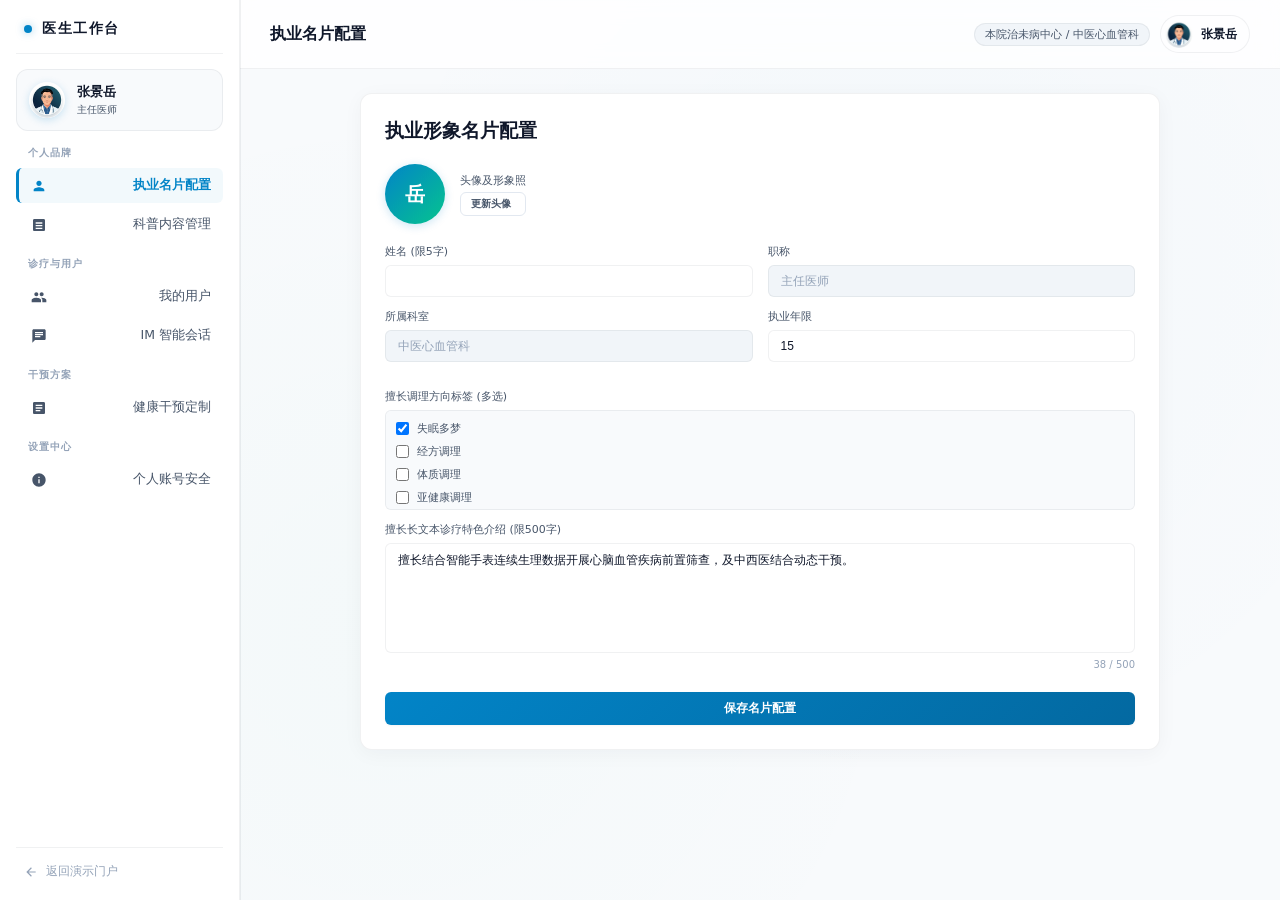
<file: doctor.html>
<!DOCTYPE html>
<html lang="zh-CN">
<head>
    <meta charset="UTF-8">
    <meta name="viewport" content="width=device-width, initial-scale=1.0">
    <title>医生端工作台 - AI主动健康平台</title>
    <meta name="description" content="医生执业形象、随访监控、干预方案AI制定、IM智能会话与账号安全中心。">
    <link rel="stylesheet" href="doctor.css">
</head>
<body>

    <!-- 全局页面容器 -->
    <div class="doctor-layout">
        
        <!-- ==================== 左侧固定导航栏 ==================== -->
        <aside class="sidebar">
            <div class="brand">
                <span class="brand-dot"></span>
                <span class="brand-name">医生工作台</span>
            </div>
            
            <!-- 医生个人简要名片 -->
            <div class="sidebar-doc-card">
                <div class="sidebar-avatar" id="side-doc-avatar" style="padding:0; overflow:hidden; background:transparent;">
                    <img src="assets/doctor_avatar.png" alt="医生头像" style="width:100%; height:100%; object-fit:cover; border-radius:50%;">
                </div>
                <div class="sidebar-doc-info">
                    <strong id="side-doc-name">张景岳</strong>
                    <span id="side-doc-title">主任医师</span>
                </div>
            </div>
            
            <nav class="sidebar-nav">
                <!-- 模块一：个人品牌管理 -->
                <div class="menu-group">
                    <div class="menu-group-title">个人品牌</div>
                    <a href="#" class="nav-item active" data-panel="profile">
                        <svg viewBox="0 0 24 24"><path d="M12 12c2.21 0 4-1.79 4-4s-1.79-4-4-4-4 1.79-4 4 1.79 4 4 4zm0 2c-2.67 0-8 1.34-8 4v2h16v-2c0-2.66-5.33-4-8-4z"/></svg>
                        执业名片配置
                    </a>
                    <a href="#" class="nav-item" data-panel="articles">
                        <svg viewBox="0 0 24 24"><path d="M19 3H5c-1.1 0-2 .9-2 2v14c0 1.1.9 2 2 2h14c1.1 0 2-.9 2-2V5c0-1.1-.9-2-2-2zm-2 15H7v-2h10v2zm0-4H7v-2h10v2zm0-4H7V8h10v2z"/></svg>
                        科普内容管理
                    </a>
                </div>

                <!-- 模块二：用户与随访 -->
                <div class="menu-group">
                    <div class="menu-group-title">诊疗与用户</div>
                    <a href="#" class="nav-item" data-panel="patients">
                        <svg viewBox="0 0 24 24"><path d="M16 11c1.66 0 2.99-1.34 2.99-3S17.66 5 16 5c-1.66 0-3 1.34-3 3s1.34 3 3 3zm-8 0c1.66 0 2.99-1.34 2.99-3S9.66 5 8 5C6.34 5 5 6.34 5 8s1.34 3 3 3zm0 2c-2.33 0-7 1.17-7 3.5V20h14v-3.5c0-2.33-4.67-3.5-7-3.5zm8 0c-.29 0-.62.02-.97.05 1.16.84 1.97 2 1.97 3.45V20h6v-3.5c0-2.33-4.67-3.5-7-3.5z"/></svg>
                        我的用户
                        <span class="alarm-badge blink" id="sidebar-alarm-badge" style="display:none;">1</span>
                    </a>
                    <a href="#" class="nav-item" data-panel="im">
                        <svg viewBox="0 0 24 24"><path d="M20 2H4c-1.1 0-1.99.9-1.99 2L2 22l4-4h14c1.1 0 2-.9 2-2V4c0-1.1-.9-2-2-2zM6 9h12v2H6V9zm8 5H6v-2h8v2zm4-6H6V6h12v2z"/></svg>
                        IM 智能会话
                    </a>
                </div>

                <!-- 模块三：方案与服务 -->
                <div class="menu-group">
                    <div class="menu-group-title">干预方案</div>
                    <a href="#" class="nav-item" data-panel="recipes">
                        <svg viewBox="0 0 24 24"><path d="M19 3H5c-1.1 0-2 .9-2 2v14c0 1.1.9 2 2 2h14c1.1 0 2-.9 2-2V5c0-1.1-.9-2-2-2zm-5 14H7v-2h7v2zm3-4H7v-2h10v2zm0-4H7V7h10v2z"/></svg>
                        健康干预定制
                    </a>
                </div>

                <!-- 模块四：账号设置 -->
                <div class="menu-group">
                    <div class="menu-group-title">设置中心</div>
                    <a href="#" class="nav-item" data-panel="account">
                        <svg viewBox="0 0 24 24"><path d="M12 2C6.48 2 2 6.48 2 12s4.48 10 10 10 10-4.48 10-10S17.52 2 12 2zm1 15h-2v-6h2v6zm0-8h-2V7h2v2z"/></svg>
                        个人账号安全
                    </a>
                </div>
            </nav>
            
            <div class="sidebar-footer">
                <a href="index.html" class="exit-link">
                    <svg viewBox="0 0 24 24"><path d="M20 11H7.83l5.59-5.59L12 4l-8 8 8 8 1.41-1.41L7.83 13H20v-2z"/></svg>
                    返回演示门户
                </a>
            </div>
        </aside>

        <!-- ==================== 右侧核心内容区 ==================== -->
        <main class="main-content">
            
            <!-- 头部状态栏 -->
            <header class="content-header">
                <h2 id="current-panel-title">执业主页配置</h2>
                <div class="user-profile" style="display:flex; align-items:center; gap:10px;">
                    <span class="user-role" id="header-doc-hospital">本院治未病中心 / 中医心血管科</span>
                    <div style="display:flex; align-items:center; gap:8px; padding:4px 12px 4px 4px; background:rgba(255,255,255,0.06); border:1px solid var(--border-color); border-radius:24px;">
                        <img src="assets/doctor_avatar.png" alt="医生头像" style="width:28px; height:28px; border-radius:50%; object-fit:cover;">
                        <span style="font-size:12px; font-weight:600; color:var(--text-primary);" id="header-doc-name">张景岳</span>
                    </div>
                </div>
            </header>
            
            <!-- 各面板内容区 -->
            <div class="panel-container">
                
                <!-- ==================== 面板 1：执业主页配置 ==================== -->
                <div class="view-panel active" id="panel-profile">
                    <div class="card-glass" style="max-width: 800px; margin: 0 auto;">
                        <h3>执业形象名片配置</h3>
                        <div class="profile-avatar-row" style="margin: 20px 0;">
                            <div class="profile-avatar-large">岳</div>
                            <div style="display:flex; flex-direction:column; gap:4px;">
                                <span style="font-size:11px; color:var(--text-secondary);">头像及形象照</span>
                                <button class="btn btn-secondary" style="padding:4px 10px; font-size:10px;">更新头像</button>
                            </div>
                        </div>
                        
                        <div class="form-group-row">
                            <div class="form-group">
                                <label class="form-label">姓名 (限5字)</label>
                                <input type="text" class="form-input" id="profile-name" value="张景岳">
                            </div>
                            <div class="form-group">
                                <label class="form-label">职称</label>
                                <input type="text" class="form-input" id="profile-title" value="主任医师" disabled>
                            </div>
                        </div>
                        <div class="form-group-row">
                            <div class="form-group">
                                <label class="form-label">所属科室</label>
                                <input type="text" class="form-input" id="profile-dept" value="中医心血管科" disabled>
                            </div>
                            <div class="form-group">
                                <label class="form-label">执业年限</label>
                                <input type="number" class="form-input" id="profile-years" value="15">
                            </div>
                        </div>
                        <div class="form-group" style="margin-top: 15px;">
                            <label class="form-label">擅长调理方向标签 (多选)</label>
                            <div class="checkbox-group" style="max-height:100px;">
                                <label class="checkbox-label"><input type="checkbox" class="profile-tag-check" value="失眠多梦"> 失眠多梦</label>
                                <label class="checkbox-label"><input type="checkbox" class="profile-tag-check" value="经方调理"> 经方调理</label>
                                <label class="checkbox-label"><input type="checkbox" class="profile-tag-check" value="体质调理"> 体质调理</label>
                                <label class="checkbox-label"><input type="checkbox" class="profile-tag-check" value="亚健康调理"> 亚健康调理</label>
                                <label class="checkbox-label"><input type="checkbox" class="profile-tag-check" value="慢病管理"> 慢病管理</label>
                                <label class="checkbox-label"><input type="checkbox" class="profile-tag-check" value="脾胃调理"> 脾胃调理</label>
                            </div>
                        </div>
                        <div class="form-group">
                            <label class="form-label">擅长长文本诊疗特色介绍 (限500字)</label>
                            <textarea class="form-input" id="profile-desc" style="height:110px; resize:none;" maxlength="500" oninput="updateCharCount()"></textarea>
                            <span class="char-count" id="char-count-lbl">0 / 500</span>
                        </div>
                        <button class="btn btn-primary" onclick="saveDocProfileSettings()" style="width:100%; justify-content:center; margin-top:10px;">保存名片配置</button>
                    </div>
                </div>

                <!-- ==================== 面板 1.5：科普内容管理 ==================== -->
                <div class="view-panel" id="panel-articles">
                    <div class="card-glass" style="max-width: 1000px; margin: 0 auto;">
                        <!-- 过滤搜索栏 -->
                        <div class="filter-row">
                            <div class="filter-group">
                                <label class="filter-label">科普标题</label>
                                <input type="text" class="form-input" id="searchArticleTitle" placeholder="搜索标题..." style="width: 180px;" oninput="filterArticlesList()">
                            </div>
                            <div class="filter-group">
                                <label class="filter-label">分类</label>
                                <select class="form-input" id="filterArticleType" style="width: 100px;" onchange="filterArticlesList()">
                                    <option value="all">全部类型</option>
                                    <option value="图文">图文</option>
                                    <option value="视频">视频</option>
                                </select>
                            </div>
                            <div class="filter-group">
                                <label class="filter-label">状态</label>
                                <select class="form-input" id="filterArticleStatus" style="width: 100px;" onchange="filterArticlesList()">
                                    <option value="all">全部状态</option>
                                    <option value="published">已发布</option>
                                    <option value="draft">草稿</option>
                                    <option value="unpublished">已下架</option>
                                </select>
                            </div>
                        </div>

                        <div class="panel-header-action" style="margin-top: 10px;">
                            <h3>科普文章与科普短视频发布</h3>
                            <div class="btn-group">
                                <button class="btn btn-accent" style="padding:6px 12px;" onclick="openAddArticleModal()">+ 发布文章</button>
                                <button class="btn btn-accent" style="padding:6px 12px;" onclick="openAddVideoModal()">+ 发布短视频</button>
                            </div>
                        </div>
                        
                        <div class="table-container">
                            <table class="table">
                                <thead>
                                    <tr>
                                        <th>科普标题</th>
                                        <th>类型</th>
                                        <th>文件大小/字数</th>
                                        <th>生效状态</th>
                                        <th>开启状态</th>
                                        <th>操作</th>
                                    </tr>
                                </thead>
                                <tbody id="cms-list">
                                    <!-- JS 渲染 -->
                                </tbody>
                            </table>
                        </div>
                    </div>
                </div>

                <!-- ==================== 面板 2：我的用户健康档案 ==================== -->
                <div class="view-panel" id="panel-patients">
                    <div class="card-glass shadow-sm">
                        <!-- 搜索与筛选 -->
                        <div class="filter-row" style="display:flex; gap:15px; margin-bottom:15px; flex-wrap: wrap;">
                            <div class="filter-group">
                                <label class="filter-label" style="font-size:12px; color:var(--text-secondary); margin-bottom:4px; display:block;">居民检索</label>
                                <input type="text" class="form-input" id="searchRecordInput" style="width:200px; padding:6px 12px; font-size:12px; background:var(--bg-panel); color:var(--text-primary); border:1px solid var(--border-color); border-radius:6px; outline:none;" placeholder="姓名、手机号..." oninput="filterPatientsList()">
                            </div>
                            <div class="filter-group">
                                <label class="filter-label" style="font-size:12px; color:var(--text-secondary); margin-bottom:4px; display:block;">健康评级</label>
                                <select class="form-input" id="filterPatientState" style="width:140px; padding:6px 12px; font-size:12px; background:var(--bg-panel); color:var(--text-primary); border:1px solid var(--border-color); border-radius:6px; outline:none; cursor:pointer;" onchange="filterPatientsList()">
                                    <option value="all">全部健康判定</option>
                                    <option value="normal">健康 (绿)</option>
                                    <option value="warning">亚健康 (黄)</option>
                                    <option value="risk">风险 (红)</option>
                                </select>
                            </div>
                        </div>

                        <div class="panel-header-action" style="margin-bottom:15px; display:flex; justify-content:space-between; align-items:center;">
                            <h3 style="margin:0; font-size:15px; font-weight:600;">我管理的用户健康档案库</h3>
                            <button class="btn btn-primary" onclick="openAddPatientModal()">+ 新增居民档案</button>
                        </div>
                        
                        <div class="table-container">
                            <table class="table">
                                <thead>
                                    <tr>
                                        <th>姓名</th>
                                        <th>手机号</th>
                                        <th>性别/年龄</th>
                                        <th>BMI状态</th>
                                        <th>健康判定状态</th>
                                        <th>实时体征</th>
                                        <th>操作</th>
                                    </tr>
                                </thead>
                                <tbody id="records-list">
                                    <!-- 由 JS 渲染 -->
                                </tbody>
                            </table>
                        </div>
                    </div>
                </div>

                <!-- ==================== 面板 3：健康干预方案 ==================== -->
                <div class="view-panel" id="panel-recipes">
                    <div class="card-glass">
                        <div class="panel-header-action" style="margin-bottom:15px;">
                            <h3>已开具的健康干预方案列表</h3>
                            <button class="btn btn-primary" onclick="openAddRecipeModal()">+ 新定制干预方案</button>
                        </div>
                        
                        <div class="table-container">
                            <table class="table">
                                <thead>
                                    <tr>
                                        <th>方案名称</th>
                                        <th>接收居民</th>
                                        <th>中医食疗建议</th>
                                        <th>理疗与运动</th>
                                        <th>起居睡眠</th>
                                        <th>开具日期</th>
                                        <th>操作</th>
                                    </tr>
                                </thead>
                                <tbody id="recipes-list-tbody">
                                    <!-- 由 JS 动态渲染方案列表 -->
                                </tbody>
                            </table>
                        </div>
                    </div>
                </div>

                <!-- 面板 4 和 5 在下方继续 -->

    <!-- 新增/编辑干预方案弹窗 Modal（此modal在main外部，避免panel-container层级干扰）-->
    <div class="modal-overlay" id="recipe-edit-modal" style="z-index: 1000;">
        <div class="modal-content" style="max-width: 900px; width: 90%; background: var(--bg-panel); backdrop-filter: blur(20px); border: 1px solid var(--border-color); box-shadow: 0 20px 40px rgba(0,0,0,0.3);">
            <div class="modal-header">
                <h3 id="recipe-modal-title">个性化健康干预方案定制</h3>
                <span class="modal-close" onclick="closeRecipeModal()">✕</span>
            </div>
            <div class="modal-body" style="padding-top:10px;">
                <div class="recipe-custom-layout" style="display: grid; grid-template-columns: 1.2fr 1fr; gap: 20px;">
                    <!-- 左侧：方案编辑表单 -->
                    <div style="display:flex; flex-direction:column; gap:10px;">
                        <div class="form-group">
                            <label class="form-label">选择在管居民</label>
                            <select class="form-input" id="recp-patient-select" style="background:var(--bg-panel); color:var(--text-primary); border:1px solid var(--border-color);">
                                <!-- 由 JS 渲染在管居民 -->
                            </select>
                        </div>
                        
                        <div class="form-group">
                            <label class="form-label">方案名称 (限30字)</label>
                            <input type="text" class="form-input" id="recp-title" placeholder="例如：气虚型轻度高血压调理方案">
                        </div>
                        
                        <div class="form-group">
                            <label class="form-label">中医食疗建议 (限500字)</label>
                            <textarea class="form-input" id="recp-diet" style="height:60px; resize:none;" placeholder="食疗建议、调理方剂或药膳膳食配比..."></textarea>
                        </div>
                        
                        <div class="form-group">
                            <label class="form-label">理疗与运动建议 (限300字)</label>
                            <textarea class="form-input" id="recp-sport" style="height:50px; resize:none;" placeholder="如太极拳、八段锦训练时长等..."></textarea>
                        </div>
                        
                        <div class="form-group">
                            <label class="form-label">作息改善策略 (限300字)</label>
                            <textarea class="form-input" id="recp-sleep" style="height:50px; resize:none;" placeholder="起居时辰及作息改善要求..."></textarea>
                        </div>
                        
                        <div class="form-group">
                            <label class="form-label">医生专属医嘱 (限200字)</label>
                            <textarea class="form-input" id="recp-advise" style="height:40px; resize:none;" placeholder="例如：心率血氧如持续异常，请尽快线下复诊..."></textarea>
                        </div>
                        
                        <div class="form-group">
                            <label class="form-label">推荐关联商品 (多选)</label>
                            <div class="checkbox-group" id="recp-goods-checkboxes" style="max-height:80px; overflow-y:auto; padding:5px; border:1px solid var(--border-color); border-radius:6px; background:rgba(0,0,0,0.05);">
                                <!-- JS 渲染可用商品 -->
                            </div>
                        </div>
                    </div>

                    <!-- 右侧：方案模板一键套用 -->
                    <div style="display:flex; flex-direction:column; gap:10px; border-left: 1px solid var(--border-color); padding-left:20px;">
                        <h4 style="font-size:12px; color:var(--accent); margin-bottom:5px;">常用中医健康方案模板 (一键套用)</h4>
                        <div class="template-list" style="display:flex; flex-direction:column; gap:10px; overflow-y:auto; max-height:420px;">
                            
                            <div class="template-card" onclick="applyRecipeTemplate(1)" style="cursor:pointer; padding:10px; border:1px solid var(--border-color); border-radius:8px; background:rgba(255,255,255,0.02); transition:0.3s;">
                                <strong>🍵 脾虚湿盛失眠调理模板</strong>
                                <p style="font-size:10px; color:var(--text-secondary); margin-top:4px; line-height:1.4;">食疗多以薏米红豆山药为主，运动配合午后八段锦理气化湿，夜里10点前入睡。</p>
                            </div>
                            
                            <div class="template-card" onclick="applyRecipeTemplate(2)" style="cursor:pointer; padding:10px; border:1px solid var(--border-color); border-radius:8px; background:rgba(255,255,255,0.02); transition:0.3s;">
                                <strong>🧘 轻度高血压肝阳上亢运动模板</strong>
                                <p style="font-size:10px; color:var(--text-secondary); margin-top:4px; line-height:1.4;">配合晚间太极拳及意守涌泉舒缓交感神经，多食苦瓜芹菜，控盐控脂。</p>
                            </div>
                            
                            <div class="template-card" onclick="applyRecipeTemplate(3)" style="cursor:pointer; padding:10px; border:1px solid var(--border-color); border-radius:8px; background:rgba(255,255,255,0.02); transition:0.3s;">
                                <strong>🍵 气阴两虚气短乏力茶饮模板</strong>
                                <p style="font-size:10px; color:var(--text-secondary); margin-top:4px; line-height:1.4;">推荐人参黄精生脉饮代茶频服，晨起温和慢跑，切勿过度劳累及大汗淋漓。</p>
                            </div>

                        </div>
                        <div style="font-size:9px; color:var(--text-muted); line-height:1.4; margin-top:10px;">
                            💡 说明：选择上方方案模板将自动填入左侧编辑域。医生可在二次微调后确认下发并保存。
                        </div>
                    </div>
                </div>
            </div>
            <div class="modal-footer" style="padding-top:15px; border-top: 1px solid var(--border-color); display:flex; justify-content:flex-end; gap:10px;">
                <button class="btn btn-secondary" onclick="closeRecipeModal()">取消</button>
                <button class="btn btn-success" onclick="submitHealthRecipe()">确认下发方案并永久归档</button>
            </div>
        </div>
    </div>

                <!-- ==================== 面板 4：IM 智能会话 ==================== -->
                <div class="view-panel" id="panel-im">
                    <div class="card-glass" style="padding:20px; height: 580px; display:flex; flex-direction:column; justify-content:center; align-items:center; gap:20px; text-align:center;">
                        <svg viewBox="0 0 24 24" style="width:64px; height:64px; fill:var(--accent);"><path d="M20 2H4c-1.1 0-1.99.9-1.99 2L2 22l4-4h14c1.1 0 2-.9 2-2V4c0-1.1-.9-2-2-2zM6 9h12v2H6V9zm8 5H6v-2h8v2zm4-6H6V6h12v2z"/></svg>
                        <div style="max-width:480px;">
                            <h3 style="font-size:16px; margin-bottom:10px;">即时通信双向联动演练入口</h3>
                            <p style="font-size:12px; color:var(--text-secondary); line-height:1.6; margin-bottom:20px;">
                                平台高保真双机联动演练器提供了最完整的实时 IM 会话功能。为了在演示时具有最佳的侧边大屏互动、手表异常 30s 波动监测、高危警报自动红闪以及转诊就医引导，建议直接使用联动演练器进行汇报。
                            </p>
                            <a href="doctor_connect.html" class="btn btn-accent" style="padding:10px 24px; text-decoration:none;">开启双端 IM 连通演练 (doctor_connect.html)</a>
                        </div>
                    </div>
                </div>

                <!-- ==================== 面板 5：个人账号安全 ==================== -->
                <div class="view-panel" id="panel-account">
                    <div class="recipe-custom-layout">
                        <!-- 修改密码 -->
                        <div class="card-glass">
                            <h3>修改登录密码</h3>
                            <div class="form-group" style="margin-top:15px;">
                                <label class="form-label">原密码</label>
                                <input type="password" class="form-input" id="oldPassword" placeholder="输入原密码 (默认 admin)">
                            </div>
                            <div class="form-group">
                                <label class="form-label">新密码 (至少8位, 包含字母和数字)</label>
                                <input type="password" class="form-input" id="newPassword" placeholder="输入新密码">
                            </div>
                            <div class="form-group">
                                <label class="form-label">确认新密码</label>
                                <input type="password" class="form-input" id="confirmPassword" placeholder="再次输入新密码">
                            </div>
                            <button class="btn btn-primary" onclick="submitPasswordChange()" style="width:100%; justify-content:center; margin-top:10px;">提交修改密码</button>
                        </div>

                        <!-- 手机安全换绑 -->
                        <div class="card-glass">
                            <h3>安全换绑手机号 (双向验证)</h3>
                            <div class="phone-status-display" style="margin: 15px 0 10px;">
                                <span>当前绑定手机号：</span>
                                <strong id="currentBindPhone">138****8888</strong>
                            </div>
                            
                            <!-- 第一步 -->
                            <div id="phone-step-1">
                                <div class="form-group">
                                    <label class="form-label">获取原手机验证码以确认身份</label>
                                    <div class="sms-code-group">
                                        <input type="text" class="form-input" id="oldCodeInput" placeholder="原号码验证码">
                                        <button class="sms-send-btn" id="oldSmsBtn" onclick="sendOldPhoneSms()">获取验证码</button>
                                    </div>
                                </div>
                                <button class="btn btn-accent" onclick="nextPhoneStep()" style="width:100%; justify-content:center; margin-top:10px;">验证身份并进入下一步</button>
                            </div>

                            <!-- 第二步 -->
                            <div id="phone-step-2" style="display:none;">
                                <div class="form-group">
                                    <label class="form-label">新手机号</label>
                                    <input type="text" class="form-input" id="newPhoneInput" placeholder="输入新11位手机号">
                                </div>
                                <div class="form-group">
                                    <label class="form-label">新手机验证码</label>
                                    <div class="sms-code-group">
                                        <input type="text" class="form-input" id="newCodeInput" placeholder="新号码验证码">
                                        <button class="sms-send-btn" id="newSmsBtn" onclick="sendNewPhoneSms()">获取验证码</button>
                                    </div>
                                </div>
                                <button class="btn btn-primary" onclick="submitPhoneChange()" style="width:100%; justify-content:center; margin-top:10px;">确认安全换绑</button>
                            </div>
                        </div>
                    </div>
                </div>

            </div>
        </main>
    </div>

    <!-- ==================== 科普内容发布与编辑模态框 ==================== -->
    <div class="modal-overlay" id="article-modal">
        <div class="modal-content">
            <div class="modal-header" style="display:flex; justify-content:space-between; align-items:center; border-bottom: 1px solid var(--border-color); padding-bottom:10px; margin-bottom:15px;">
                <h3 id="article-modal-title">发布科普图文文章</h3>
                <span class="modal-close" style="cursor:pointer;" onclick="closeAddArticleModal()">✕</span>
            </div>
            <div class="form-group">
                <label class="form-label">文章标题</label>
                <input type="text" class="form-input" id="art-title" placeholder="例如：春季养肝防气滞食疗指南">
            </div>
            <div class="form-group">
                <label class="form-label">正文文字</label>
                <textarea class="form-input" id="art-body" style="height:120px; resize:none;" placeholder="请输入科普文章正文内容..."></textarea>
            </div>
            <div class="modal-footer" style="display:flex; justify-content:flex-end; gap:10px; margin-top:15px; border-top:1px solid var(--border-color); padding-top:10px;">
                <button class="btn btn-secondary" onclick="closeAddArticleModal()">取消</button>
                <button class="btn btn-primary" id="art-submit-btn" onclick="submitAddArticle()">确认发布科普</button>
            </div>
        </div>
    </div>

    <div class="modal-overlay" id="video-modal">
        <div class="modal-content">
            <div class="modal-header" style="display:flex; justify-content:space-between; align-items:center; border-bottom: 1px solid var(--border-color); padding-bottom:10px; margin-bottom:15px;">
                <h3 id="video-modal-title">发布科普微视频</h3>
                <span class="modal-close" style="cursor:pointer;" onclick="closeAddVideoModal()">✕</span>
            </div>
            <div class="form-group">
                <label class="form-label">视频科普标题</label>
                <input type="text" class="form-input" id="vid-title" placeholder="例如：太极拳涌泉静息呼吸法教学">
            </div>
            <div class="form-group">
                <label class="form-label">模拟上传视频文件 (仅限MP4/MOV，小于100MB)</label>
                <div style="display:flex; gap:10px; align-items:center;">
                    <input type="number" class="form-input" id="vid-size" style="width:100px;" placeholder="文件大小MB">
                    <span style="font-size:10px; color:var(--text-secondary);">MB (校验大小)</span>
                </div>
            </div>
            <div class="modal-footer" style="display:flex; justify-content:flex-end; gap:10px; margin-top:15px; border-top:1px solid var(--border-color); padding-top:10px;">
                <button class="btn btn-secondary" onclick="closeAddVideoModal()">取消</button>
                <button class="btn btn-primary" id="vid-submit-btn" onclick="submitAddVideo()">提交发布并异步转码</button>
            </div>
        </div>
    </div>

    <!-- ==================== 6. 生理数字人个人详情看板弹窗 (浅色科技版，支持二级下钻) ==================== -->
    <div class="modal-overlay" id="record-detail-modal" onclick="closeRecordDetailModal()">
        <div class="record-detail-container" onclick="event.stopPropagation()">
            
            <div class="modal-close-btn" onclick="closeRecordDetailModal()">✕</div>
            
            <div class="record-detail-title">
                <h2>居民健康画像数字孪生看板 <span class="sync-status" id="headerTimeDetail">手表指标 5s 动态刷新</span></h2>
            </div>

            <div class="record-detail-layout">
                <!-- 左列：基础信息 + 5大体征数据 + 趋势图 -->
                <div class="record-side-col">
                    
                    <!-- 模块 B: 用户核心信息 -->
                    <div class="info-block">
                        <div class="info-block-title">👤 用户核心资料</div>
                        <div class="profile-grid">
                            <div class="profile-item">
                                <span class="profile-label">用户名</span>
                                <span class="profile-val" id="pat-name">用****6</span>
                            </div>
                            <div class="profile-item">
                                <span class="profile-label">手机号</span>
                                <span class="profile-val" id="pat-phone">139****9056</span>
                            </div>
                            <div class="profile-item">
                                <span class="profile-label">性别年龄</span>
                                <span class="profile-val" id="pat-age">男 / 32岁</span>
                            </div>
                            <div class="profile-item">
                                <span class="profile-label">身高体重</span>
                                <span class="profile-val" id="pat-body">170cm / 69kg</span>
                            </div>
                            <div class="profile-item">
                                <span class="profile-label">BMI</span>
                                <span class="profile-val text-neon-green" id="pat-bmi">23.88 <span class="bmi-badge">正常</span></span>
                            </div>
                        </div>
                    </div>

                    <!-- 模块 D: 实时生理体征 data -->
                    <div class="info-block" style="margin-top: 15px;">
                        <div class="info-block-title">⌚ 实时生理体征 (手表实时监测)</div>
                        <div class="flex-col gap-10">
                            <!-- D-1 心率 -->
                            <div class="vital-card border-heart">
                                <div class="vital-icon-box bg-heart">❤️</div>
                                <div class="vital-content">
                                    <div class="vital-row">
                                        <span class="vital-label">实时心率</span>
                                        <span class="vital-status text-neon-green" id="det-hr-status">正常</span>
                                    </div>
                                    <div class="vital-row-data">
                                        <span class="vital-number text-neon-cyan" id="det-hr">80</span>
                                        <span class="vital-unit">次/分</span>
                                    </div>
                                    <div class="vital-time" id="det-hr-time">更新时间: 刚刚</div>
                                </div>
                            </div>

                            <!-- D-2 睡眠 -->
                            <div class="vital-card border-sleep">
                                <div class="vital-icon-box bg-sleep">🛌</div>
                                <div class="vital-content">
                                    <div class="vital-row">
                                        <span class="vital-label">睡眠时长</span>
                                        <span class="vital-status text-neon-green" id="det-sleep-status">正常</span>
                                    </div>
                                    <div class="vital-row-data">
                                        <span class="vital-number text-neon-cyan" id="det-sleep">7.5</span>
                                        <span class="vital-unit">小时</span>
                                    </div>
                                    <div class="vital-time" id="det-sleep-time">更新时间: 刚刚</div>
                                </div>
                            </div>

                            <!-- D-3 血压 -->
                            <div class="vital-card border-bp">
                                <div class="vital-icon-box bg-bp">🩺</div>
                                <div class="vital-content">
                                    <div class="vital-row">
                                        <span class="vital-label">血压状况</span>
                                        <span class="vital-status text-neon-green" id="det-bp-status">正常</span>
                                    </div>
                                    <div class="vital-row-data">
                                        <span class="vital-number text-neon-cyan" id="det-bp">120/80</span>
                                        <span class="vital-unit">mmHg</span>
                                    </div>
                                    <div class="vital-time" id="det-bp-time">更新时间: 刚刚</div>
                                </div>
                            </div>

                            <!-- D-4 血氧 -->
                            <div class="vital-card border-o2">
                                <div class="vital-icon-box bg-o2">🩸</div>
                                <div class="vital-content">
                                    <div class="vital-row">
                                        <span class="vital-label">血氧饱和度</span>
                                        <span class="vital-status text-neon-green" id="det-spo2-status">正常</span>
                                    </div>
                                    <div class="vital-row-data">
                                        <span class="vital-number text-neon-cyan" id="det-spo2">99</span>
                                        <span class="vital-unit">%</span>
                                    </div>
                                    <div class="vital-time" id="det-spo2-time">更新时间: 刚刚</div>
                                </div>
                            </div>

                            <!-- D-5 步数 -->
                            <div class="vital-card border-step">
                                <div class="vital-icon-box bg-step">🏃</div>
                                <div class="vital-content">
                                    <div class="vital-row">
                                        <span class="vital-label">今日步数</span>
                                        <span class="vital-status text-neon-green" id="det-step-status">达标</span>
                                    </div>
                                    <div class="vital-row-data">
                                        <span class="vital-number text-neon-cyan" id="det-step">8000</span>
                                        <span class="vital-unit">步</span>
                                    </div>
                                    <div class="vital-time" id="det-step-time">更新时间: 刚刚</div>
                                </div>
                            </div>
                        </div>
                    </div>

                    <!-- 模块 E: 用户历史趋势折线图 -->
                    <div class="info-block" style="margin-top: 15px; height: 230px; display: flex; flex-direction: column;">
                        <div class="info-block-title">📈 生理指标30天趋势历史</div>
                        <div class="trends-tab-group">
                            <button class="trend-tab active" data-type="heart" onclick="switchDetailTrend('heart')">心率</button>
                            <button class="trend-tab" data-type="sleep" onclick="switchDetailTrend('sleep')">睡眠</button>
                            <button class="trend-tab" data-type="bp" onclick="switchDetailTrend('bp')">血压</button>
                            <button class="trend-tab" data-type="o2" onclick="switchDetailTrend('o2')">血氧</button>
                            <button class="trend-tab" data-type="step" onclick="switchDetailTrend('step')">步数</button>
                        </div>
                        <div class="trend-chart-draw-area" style="flex-grow: 1; margin-top: 10px;">
                            <svg id="detailTrendSVG" width="100%" height="100%" viewBox="0 0 280 130" preserveAspectRatio="none">
                                <!-- JS 动态重绘折线与渐变 -->
                            </svg>
                        </div>
                    </div>

                </div>

                <!-- 中列：3D生理数字人展示区 -->
                <div class="record-center-col">
                    
                    <!-- 模块 C: 3D数字人及发光底座 -->
                    <div class="twin-model-container">
                        
                        <!-- 悬浮标签系统 -->
                        <div class="floating-tag-item tag-l" id="detTagHeart" style="top: 100px; left: 10px;">
                            <span class="tag-status-icon bg-green">🟢</span>
                            <span class="tag-txt">心率: 80bpm</span>
                        </div>
                        
                        <div class="floating-tag-item tag-r" id="detTagSleep" style="top: 140px; right: 10px;">
                            <span class="tag-status-icon bg-green">🟢</span>
                            <span class="tag-txt">睡眠: 7.5h</span>
                        </div>

                        <div class="floating-tag-item tag-l" id="detTagBp" style="top: 180px; left: 5px;">
                            <span class="tag-status-icon bg-green">🟢</span>
                            <span class="tag-txt">血压: 120/80</span>
                        </div>

                        <div class="floating-tag-item tag-r" id="detTagO2" style="top: 220px; right: 5px;">
                            <span class="tag-status-icon bg-green">🟢</span>
                            <span class="tag-txt">血氧: 99%</span>
                        </div>

                        <div class="floating-tag-item tag-l" id="detTagStep" style="bottom: 80px; left: 15px;">
                            <span class="tag-status-icon bg-green">🟢</span>
                            <span class="tag-txt">步数: 8000步</span>
                        </div>

                        <!-- 虚线引线 SVG 图层 -->
                        <svg class="pointer-line-layer" id="pointerLineLayer" width="100%" height="100%">
                            <!-- 动态划线 -->
                        </svg>

                        <!-- 半透明蓝色 3D 数字人 -->
                        <div class="human-mesh-box">
                            <svg viewBox="0 0 100 240" class="human-mesh-svg">
                                <!-- 身体轮廓骨骼线 -->
                                <path class="body-skeleton" d="M50 20 L50 220 M30 60 L70 60 M30 60 L35 120 L28 180 M70 60 L65 120 L72 180 M40 130 L38 180 L42 230 M60 130 L62 180 L58 230 M40 130 L60 130" stroke="#0284c7" stroke-width="1.2" fill="none" opacity="0.6"/>
                                <circle cx="50" cy="30" r="14" stroke="#0284c7" stroke-width="1.5" fill="none" opacity="0.5"/>
                                <!-- 脑部微变发光 -->
                                <circle cx="50" cy="30" r="4" fill="#0284c7" opacity="0.8" class="skeleton-glow" id="detBrainGlow"></circle>
                                <!-- 心脏跳动发光 -->
                                <circle cx="48" cy="72" r="5" fill="#ef4444" id="detHeartGlow" class="heart-pulse-node"></circle>
                                <!-- 肺部发光 -->
                                <ellipse cx="50" cy="85" rx="7" ry="9" stroke="#0284c7" stroke-width="0.8" fill="none" opacity="0.4"/>
                                <!-- 胃部发光 -->
                                <path d="M46 102 Q50 96 54 105 Q58 114 48 116 Z" stroke="#0284c7" stroke-width="0.8" fill="none" opacity="0.4"/>
                                <!-- 肾脏发光 -->
                                <circle cx="42" cy="120" r="2.5" fill="#0284c7" opacity="0.4"></circle>
                                <circle cx="58" cy="120" r="2.5" fill="#0284c7" opacity="0.4"></circle>
                            </svg>
                        </div>

                        <!-- 双层自旋转底座 -->
                        <div class="digital-pedestal">
                            <div class="pedestal-ring ring-cw"></div>
                            <div class="pedestal-ring ring-ccw"></div>
                        </div>

                        <!-- 24小时评估总体状态 -->
                        <div class="pedestal-health-score">
                            <div class="score-lbl">24小时健康评估</div>
                            <div class="score-status text-neon-green" id="det-general-status">正常</div>
                            <div class="score-stars" id="det-general-stars">★★★★☆</div>
                        </div>
                    </div>
                </div>

                <!-- 右列：疾病预测 + 睡眠与运动直方图 + 八维中医雷达图 -->
                <div class="record-side-col">
                    
                    <!-- 模块 F: 未来一个月疾病风险评估 -->
                    <div class="info-block">
                        <div class="info-block-title">🔮 未来一个月疾病风险预测</div>
                        <div class="risk-bar-list">
                            <div class="bar-item">
                                <div class="bar-meta"><span>脑血管风险</span><span id="det-risk-stroke">5.2%</span></div>
                                <div class="bar-track"><div class="bar-fill bg-green" id="det-fill-stroke" style="width: 5.2%;"></div></div>
                            </div>
                            <div class="bar-item">
                                <div class="bar-meta"><span>心力衰竭</span><span id="det-risk-heartfail">1.2%</span></div>
                                <div class="bar-track"><div class="bar-fill bg-green" id="det-fill-heartfail" style="width: 1.2%;"></div></div>
                            </div>
                            <div class="bar-item">
                                <div class="bar-meta"><span>冠心病</span><span id="det-risk-chd">0.8%</span></div>
                                <div class="bar-track"><div class="bar-fill bg-green" id="det-fill-chd" style="width: 0.8%;"></div></div>
                            </div>
                            <div class="bar-item">
                                <div class="bar-meta"><span>房颤风险</span><span id="det-risk-af">0.6%</span></div>
                                <div class="bar-track"><div class="bar-fill bg-green" id="det-fill-af" style="width: 0.6%;"></div></div>
                            </div>
                        </div>
                    </div>

                    <!-- 模块 G: 睡眠分析直方图 -->
                    <div class="info-block" style="margin-top: 15px;">
                        <div class="info-block-title">🛌 睡眠周期分布监测</div>
                        <div class="sleep-stacked-container">
                            <div class="sleep-timeline-hours">
                                <span class="sleep-time-lbl">入睡 22:30</span>
                                <span class="sleep-time-lbl" style="text-align: right;">起 06:30</span>
                            </div>
                            <!-- 三色睡眠堆叠柱状图 -->
                            <div class="sleep-bar-gauge">
                                <div class="sleep-gauge-segment segment-deep" id="det-sleep-deep-pct" style="width: 35%;" title="深睡"></div>
                                <div class="sleep-gauge-segment segment-light" id="det-sleep-light-pct" style="width: 50%;" title="浅睡"></div>
                                <div class="sleep-gauge-segment segment-awake" id="det-sleep-awake-pct" style="width: 15%;" title="清醒"></div>
                            </div>
                            <!-- 数据比率明细 -->
                            <div class="sleep-stats-detail" style="margin-top: 8px; display: grid; grid-template-columns: repeat(3, 1fr); text-align: center; font-size: 10px;">
                                <div><span style="color: #0369a1; display: block; font-weight: 600;">深睡</span><span id="det-sleep-deep-val">2.6h</span></div>
                                <div><span style="color: #0284c7; display: block; font-weight: 600;">浅睡</span><span id="det-sleep-light-val">3.8h</span></div>
                                <div><span style="color: #eab308; display: block; font-weight: 600;">清醒</span><span id="det-sleep-awake-val">1.1h</span></div>
                            </div>
                        </div>
                    </div>

                    <!-- 模块 H: 24h 运动强度直方图 -->
                    <div class="info-block" style="margin-top: 15px;">
                        <div class="info-block-title">🏃 24小时运动分布 (每小时强度)</div>
                        <div class="motion-histogram-box">
                            <div class="motion-bars-row" id="detMotionBarsRow">
                                <!-- JS 动态画 24 根柱子 -->
                            </div>
                            <div class="motion-hours-labels">
                                <span>00:00</span>
                                <span>12:00</span>
                                <span>24:00</span>
                            </div>
                        </div>
                    </div>

                    <!-- 模块 I: 中医八维脏腑状况雷达图 -->
                    <div class="info-block" style="margin-top: 15px; flex-grow: 1; display: flex; flex-direction: column;">
                        <div class="info-block-title">☯️ 中医气血八维脏腑状况</div>
                        <div class="tcm-radar-section" style="flex-grow: 1; display: grid; grid-template-columns: 140px 1fr; gap: 10px; align-items: center;">
                            <!-- 雷达 SVG 绘图区 -->
                            <div class="radar-svg-box">
                                <svg width="140" height="140" id="tcmRadarSVG" style="display: block; overflow: visible;">
                                    <!-- 动态渲染多边形网格及顶点 -->
                                </svg>
                            </div>
                            <!-- 辨证病机与症状 -->
                            <div class="radar-diagnosis-box">
                                <div class="diag-title" id="detTcmDiagTitle">气血和平 🟢</div>
                                <div class="diag-row-sub">
                                    <span class="diag-lbl">出警病机</span>
                                    <span class="diag-txt-val" id="detTcmDiagPulse">脉象平缓，脏腑气血运行周流。</span>
                                </div>
                                <div class="diag-row-sub" style="margin-top: 5px;">
                                    <span class="diag-lbl">常见症状</span>
                                    <span class="diag-txt-val" id="detTcmDiagSymptoms">神清气爽，饮食正常，无腹胀、失眠多梦。</span>
                                </div>
                            </div>
                        </div>
                    </div>

                </div>
            </div>

        </div>
    </div>

    <!-- 居民档案 新增/编辑 Modal -->
    <div class="modal-overlay" id="patient-modal">
        <div class="modal-content" style="max-width: 600px;">
            <div class="modal-header">
                <h3 id="patient-modal-title">新增居民健康档案</h3>
                <span class="modal-close" onclick="closePatientModal()">✕</span>
            </div>
            <div class="modal-body" style="max-height: 450px; overflow-y: auto; padding-right: 5px;">
                <h4 style="font-size:12px; color:var(--accent); margin-bottom:10px; border-bottom:1px solid var(--border-color); padding-bottom:4px;">基本健康信息</h4>
                <div class="form-group-row">
                    <div class="form-group">
                        <label class="form-label">居民姓名</label>
                        <input type="text" class="form-input" id="pat-form-name" placeholder="请输入姓名">
                    </div>
                    <div class="form-group">
                        <label class="form-label">手机号</label>
                        <input type="text" class="form-input" id="pat-form-phone" placeholder="请输入11位手机号">
                    </div>
                </div>
                <div class="form-group-row">
                    <div class="form-group">
                        <label class="form-label">性别</label>
                        <select class="form-input" id="pat-form-gender">
                            <option value="男">男</option>
                            <option value="女">女</option>
                        </select>
                    </div>
                    <div class="form-group">
                        <label class="form-label">年龄</label>
                        <input type="text" class="form-input" id="pat-form-age" placeholder="例如：45岁">
                    </div>
                </div>
                <div class="form-group-row">
                    <div class="form-group">
                        <label class="form-label">身高 (cm)</label>
                        <input type="number" class="form-input" id="pat-form-height" placeholder="例如：170">
                    </div>
                    <div class="form-group">
                        <label class="form-label">体重 (kg)</label>
                        <input type="number" step="0.1" class="form-input" id="pat-form-weight" placeholder="例如：65">
                    </div>
                    <div class="form-group">
                        <label class="form-label">健康判定状态</label>
                        <input type="text" class="form-input" id="pat-form-state-display" readonly style="background:#f1f5f9; cursor:not-allowed;" value="健康 (绿)">
                        <input type="hidden" id="pat-form-state" value="normal">
                    </div>
                </div>
                
                <h4 style="font-size:12px; color:var(--accent); margin:15px 0 10px; border-bottom:1px solid var(--border-color); padding-bottom:4px;">健康评估风险报告评级</h4>
                <div class="form-group-row">
                    <div class="form-group">
                        <label class="form-label">脑血管风险评估</label>
                        <select class="form-input" id="pat-form-cardio-risk" onchange="autoCalcHealthState()">
                            <option value="低">低</option>
                            <option value="中">中</option>
                            <option value="高">高</option>
                        </select>
                    </div>
                    <div class="form-group">
                        <label class="form-label">情绪压力风险评估</label>
                        <select class="form-input" id="pat-form-emotion-risk" onchange="autoCalcHealthState()">
                            <option value="低">低</option>
                            <option value="中">中</option>
                            <option value="高">高</option>
                        </select>
                    </div>
                    <div class="form-group">
                        <label class="form-label">睡眠风险评估</label>
                        <select class="form-input" id="pat-form-sleep-risk" onchange="autoCalcHealthState()">
                            <option value="低">低</option>
                            <option value="中">中</option>
                            <option value="高">高</option>
                        </select>
                    </div>
                </div>
                
                <h4 style="font-size:12px; color:var(--accent); margin:15px 0 10px; border-bottom:1px solid var(--border-color); padding-bottom:4px;">手表监测体征 (初始模拟值)</h4>
                <div class="form-group-row">
                    <div class="form-group">
                        <label class="form-label">心率 (bpm)</label>
                        <input type="number" class="form-input" id="pat-form-hr" placeholder="如 75">
                    </div>
                    <div class="form-group">
                        <label class="form-label">血氧 (%)</label>
                        <input type="number" class="form-input" id="pat-form-spo2" placeholder="如 98">
                    </div>
                    <div class="form-group">
                        <label class="form-label">血压 (mmHg)</label>
                        <input type="text" class="form-input" id="pat-form-bp" placeholder="如 120/80">
                    </div>
                </div>
                <div class="form-group-row">
                    <div class="form-group">
                        <label class="form-label">睡眠时长 (小时)</label>
                        <input type="number" step="0.1" class="form-input" id="pat-form-sleep" placeholder="如 7.5">
                    </div>
                    <div class="form-group">
                        <label class="form-label">今日步数</label>
                        <input type="number" class="form-input" id="pat-form-steps" placeholder="如 6000">
                    </div>
                </div>

                <h4 style="font-size:12px; color:var(--accent); margin:15px 0 10px; border-bottom:1px solid var(--border-color); padding-bottom:4px;">中医辨证与经络信息</h4>
                <div class="form-group-row">
                    <div class="form-group">
                        <label class="form-label">经络运行盘</label>
                        <input type="text" class="form-input" id="pat-form-meridian" placeholder="如：心经 正常 (午时)">
                    </div>
                    <div class="form-group">
                        <label class="form-label">中医辨证</label>
                        <input type="text" class="form-input" id="pat-form-syndrome" placeholder="如：脾虚湿盛">
                    </div>
                </div>
                <div class="form-group">
                    <label class="form-label">表现症状</label>
                    <input type="text" class="form-input" id="pat-form-symptoms" placeholder="如：腹胀、失眠易醒">
                </div>
                <div class="form-group">
                    <label class="form-label">中医病机解释</label>
                    <textarea class="form-input" id="pat-form-explanation" style="height: 60px; resize: none;" placeholder="例如：脾虚则运化失司..."></textarea>
                </div>
            </div>
            <div class="modal-footer">
                <button class="btn btn-secondary" onclick="closePatientModal()">取消</button>
                <button class="btn btn-success" id="pat-form-submit-btn" onclick="submitPatientForm()">确认保存</button>
            </div>
        </div>
    </div>

    <!-- 全局提示框 -->
    <div class="global-float-notification" id="doc-notification"></div>

    <script src="doctor.js" charset="utf-8"></script>
</body>
</html>
</file>
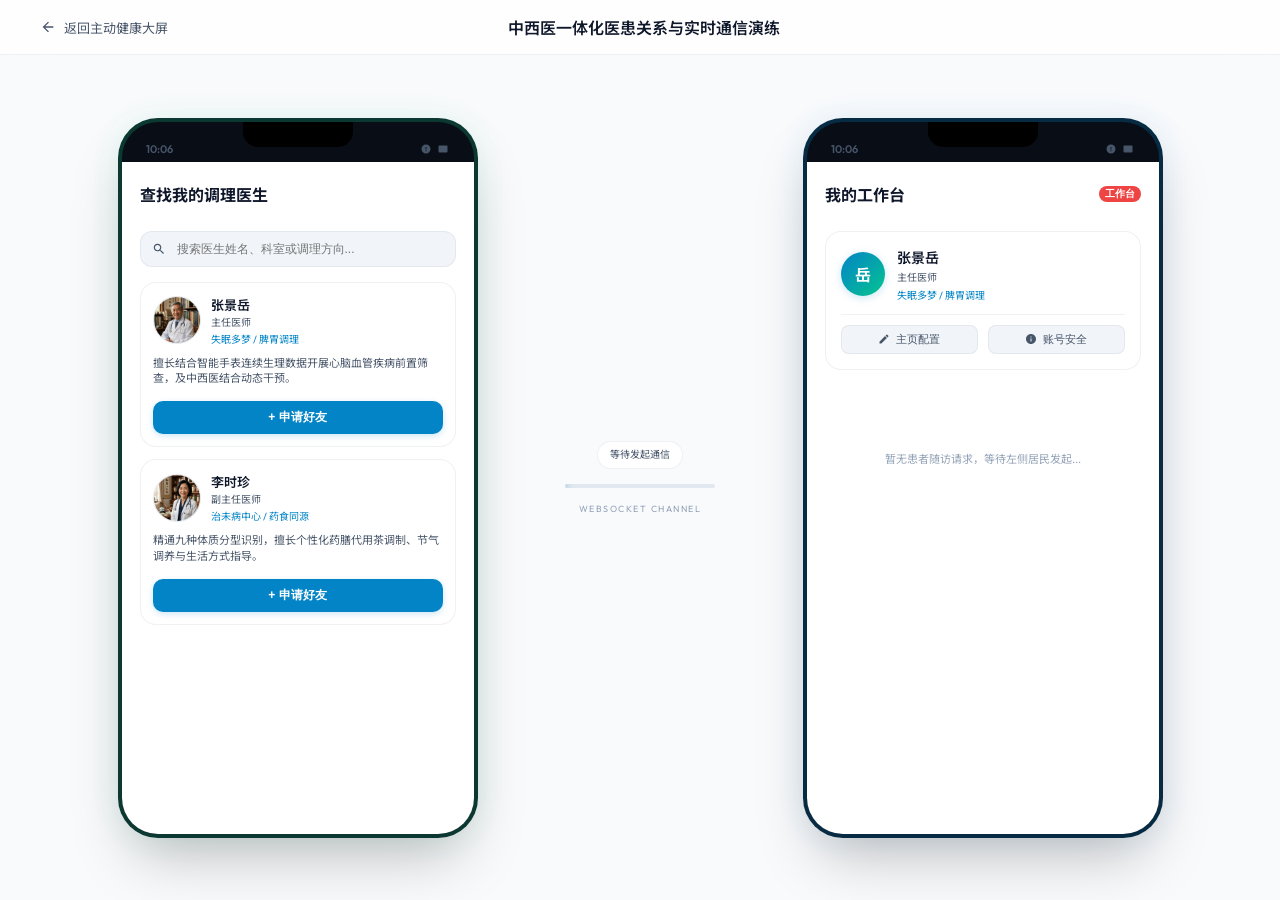
<file: doctor_connect.html>
<!DOCTYPE html>
<html lang="zh-CN">
<head>
    <meta charset="UTF-8">
    <meta name="viewport" content="width=device-width, initial-scale=1.0">
    <title>医患社交关系闭环演练 - AI主动健康平台</title>
    <meta name="description" content="高保真双机联动模拟器：演示C端搜医生-申请好友-B端审批同意-开启双端实时会话的业务闭环。">
    <link rel="stylesheet" href="style_connect.css">
</head>
<body>

    <!-- 全局关系成立微光成功特效遮罩 -->
    <div class="glow-success-overlay" id="glowSuccess"></div>

    <!-- 顶部全局导航 -->
    <nav class="global-nav">
        <a href="dashboard.html" class="back-btn">
            <svg viewBox="0 0 24 24">
                <path d="M20 11H7.83l5.59-5.59L12 4l-8 8 8 8 1.41-1.41L7.83 13H20v-2z"/>
            </svg>
            返回主动健康大屏
        </a>
        <div class="nav-title">中西医一体化医患关系与实时通信演练</div>
        <div style="width: 120px;"></div> <!-- 占位平衡 -->
    </nav>

    <!-- 核心双端工作区 -->
    <div class="workspace-container">
        
        <!-- ==================== 左侧：C端 居民端模拟手机 ==================== -->
        <div class="phone-mockup client-side" id="clientPhone">
            <div class="phone-notch"></div>
            
            <div class="phone-status-bar">
                <span class="status-left">10:06</span>
                <div class="status-right">
                    <!-- 信号图标 -->
                    <svg class="status-icon" viewBox="0 0 24 24"><path d="M12 3c-4.97 0-9 4.03-9 9s4.03 9 9 9 9-4.03 9-9-4.03-9-9-9zm1 13.5h-2v-2h2v2zm0-4h-2v-4h2v4z"/></svg>
                    <!-- 电池图标 -->
                    <svg class="status-icon" viewBox="0 0 24 24"><path d="M17 5H3a2 2 0 0 0-2 2v10a2 2 0 0 0 2 2h14a2 2 0 0 0 2-2V7a2 2 0 0 0-2-2z"/></svg>
                </div>
            </div>
            
            <div class="phone-screen">
                <!-- 列表页面板 -->
                <div class="view-panel active" id="clientDocListPanel">
                    <div class="phone-header">
                        <h2>查找我的调理医生</h2>
                    </div>
                    
                    <div class="search-bar-container">
                        <svg class="search-icon" viewBox="0 0 24 24">
                            <path d="M15.5 14h-.79l-.28-.27C15.41 12.59 16 11.11 16 9.5 16 5.91 13.09 3 9.5 3S3 5.91 3 9.5 5.91 16 9.5 16c1.61 0 3.09-.59 4.23-1.57l.27.28v.79l5 4.99L20.49 19l-4.99-5zm-6 0C7.01 14 5 11.99 5 9.5S7.01 5 9.5 5 14 7.01 14 9.5 11.99 14 9.5 14z"/>
                        </svg>
                        <input type="text" class="search-input" id="docSearchInput" placeholder="搜索医生姓名、科室或调理方向...">
                    </div>
                    
                    <div class="doctor-list" id="clientDocList">
                        <!-- 医生卡片由 JS 动态生成 -->
                    </div>
                </div>

                <!-- 居民端聊天面板 -->
                <div class="view-panel slide-in-right" id="clientChatPanel">
                    <div class="chat-room-header">
                        <div class="chat-back-btn" onclick="closeChatView()">
                            <svg viewBox="0 0 24 24">
                                <path d="M15.41 7.41L14 6l-6 6 6 6 1.41-1.41L10.83 12z"/>
                            </svg>
                        </div>
                        <div class="chat-title-group">
                            <span class="chat-room-title" id="clientChatTitle">张景岳 (调理顾问)</span>
                            <span class="chat-room-status">在线</span>
                        </div>
                    </div>
                    
                    <div class="chat-messages-container" id="clientChatMessages">
                        <!-- 聊天消息气泡流 -->
                    </div>
                    
                    <div class="chat-footer">
                        <input type="text" class="chat-text-input" id="clientMsgInput" placeholder="给医生发送消息..." onkeypress="handleChatKey(event, 'client')">
                        <button class="chat-btn-send" onclick="sendChatMessage('client')">
                            <svg viewBox="0 0 24 24">
                                <path d="M2.01 21L23 12 2.01 3 2 10l15 2-15 2z"/>
                            </svg>
                        </button>
                    </div>
                </div>

                <!-- 申请添加好友弹窗组件 -->
                <div class="drawer-overlay" id="requestDrawerOverlay" onclick="closeRequestDrawer()">
                    <div class="drawer-content" onclick="event.stopPropagation()">
                        <span class="drawer-title">发送好友申请</span>
                        <textarea class="request-textarea" id="requestNoteInput" placeholder="输入申请留言，说明您的健康调理咨询需求..."></textarea>
                        <div class="drawer-actions">
                            <button class="drawer-btn cancel" onclick="closeRequestDrawer()">取消</button>
                            <button class="drawer-btn send" onclick="sendFriendRequest()">发送申请</button>
                        </div>
                    </div>
                </div>
            </div>
        </div>

        <!-- ==================== 中间：流光连接连线组件 ==================== -->
        <div class="flow-connector">
            <span class="step-flow-indicator" id="connectorStatus">等待发起通信</span>
            <div class="connector-line-box">
                <div class="connector-dot" id="connectorDot"></div>
            </div>
            <span style="font-size: 9px; color: var(--text-muted); text-transform: uppercase; letter-spacing: 1.5px;">WebSocket Channel</span>
        </div>

        <!-- ==================== 右侧：B端 医生/健管师端模拟手机 ==================== -->
        <div class="phone-mockup doctor-side" id="doctorPhone">
            <div class="phone-notch"></div>
            
            <div class="phone-status-bar">
                <span class="status-left">10:06</span>
                <div class="status-right">
                    <svg class="status-icon" viewBox="0 0 24 24"><path d="M12 3c-4.97 0-9 4.03-9 9s4.03 9 9 9 9-4.03 9-9-4.03-9-9-9zm1 13.5h-2v-2h2v2zm0-4h-2v-4h2v4z"/></svg>
                    <svg class="status-icon" viewBox="0 0 24 24"><path d="M17 5H3a2 2 0 0 0-2 2v10a2 2 0 0 0 2 2h14a2 2 0 0 0 2-2V7a2 2 0 0 0-2-2z"/></svg>
                </div>
            </div>
            
            <div class="phone-screen">
                <!-- 申请通知列表页 -->
                <div class="view-panel active" id="docRequestListPanel">
                    <div class="phone-header">
                        <h2>我的工作台</h2>
                        <span class="noti-badge">工作台</span>
                    </div>

                    <!-- 医生个人信息与配置入口 -->
                    <div class="doc-profile-card">
                        <div class="doc-profile-header">
                            <div class="doc-profile-avatar" id="currentDocAvatar">岳</div>
                            <div class="doc-profile-info">
                                <div class="doc-profile-name" id="currentDocName">张景岳</div>
                                <div class="doc-profile-title" id="currentDocTitle">主任医师</div>
                                <div class="doc-profile-desc-tags" id="currentDocTags">心血管专科 / 气脉调理</div>
                            </div>
                        </div>
                        <div class="doc-profile-actions">
                            <button class="profile-action-btn" onclick="openDocProfileSettings()">
                                <svg viewBox="0 0 24 24"><path d="M3 17.25V21h3.75L17.81 9.94l-3.75-3.75L3 17.25zM20.71 7.04c.39-.39.39-1.02 0-1.41l-2.34-2.34c-.39-.39-1.02-.39-1.41 0l-1.83 1.83 3.75 3.75 1.83-1.83z"/></svg>
                                主页配置
                            </button>
                            <button class="profile-action-btn" onclick="openDocAccountSettings()">
                                <svg viewBox="0 0 24 24"><path d="M12 2C6.48 2 2 6.48 2 12s4.48 10 10 10 10-4.48 10-10S17.52 2 12 2zm1 15h-2v-6h2v6zm0-8h-2V7h2v2z"/></svg>
                                账号安全
                            </button>
                        </div>
                    </div>
                    
                    <!-- 消息通知红点条 -->
                    <div class="notification-bar" id="docNotificationBar" style="display: none;" onclick="openRequestDetail()">
                        <div class="noti-left">
                            <div class="noti-red-dot"></div>
                            <span>收到一条新的居民好友申请</span>
                        </div>
                        <span class="noti-badge">1</span>
                    </div>
                    
                    <div style="text-align: center; color: var(--text-muted); font-size: 11px; margin-top: 60px;" id="docPlaceholderText">
                        暂无患者随访请求，等待左侧居民发起...
                    </div>
                </div>

                <!-- 申请审批详情页 -->
                <div class="view-panel slide-in-right" id="docRequestDetailPanel">
                    <div class="phone-header">
                        <div class="chat-back-btn" onclick="closeRequestDetail()">
                            <svg viewBox="0 0 24 24">
                                <path d="M15.41 7.41L14 6l-6 6 6 6 1.41-1.41L10.83 12z"/>
                            </svg>
                        </div>
                        <h2>好友申请详情</h2>
                        <div style="width: 20px;"></div>
                    </div>
                    
                    <div class="request-panel">
                        <div class="request-card">
                            <div class="req-header">
                                <div class="req-user-info">
                                    <div class="user-avatar-circle">明</div>
                                    <div class="user-meta">
                                        <span class="user-name" id="reqUserName">王小明</span>
                                        <span class="user-tag" id="reqUserTag">脾虚湿盛质</span>
                                    </div>
                                </div>
                                <span class="req-date">刚刚</span>
                            </div>
                            
                            <div style="font-size: 10px; color: var(--text-secondary);">患者申请留言备注：</div>
                            <div class="req-note-box" id="reqUserNote">
                                “ 您好，我是王小明（脾虚湿盛体质）。我最近老是失眠，并伴有轻微胸闷，想申请添加您为调理顾问。 ”
                            </div>
                            
                            <div style="font-size: 9px; color: var(--text-muted); line-height: 1.4; border-top: 1px solid rgba(255,255,255,0.03); padding-top: 10px;">
                                💡 系统提示：点击同意后，患者将自动绑定到您的随访列表，并开启专属即时通信通道。
                            </div>
                            
                            <div class="req-actions">
                                <button class="req-btn reject" onclick="rejectFriendRequest()">拒绝</button>
                                <button class="req-btn accept" onclick="acceptFriendRequest()">同意并开启会话</button>
                            </div>
                        </div>
                    </div>
                </div>

                <!-- 医生端聊天面板 -->
                <div class="view-panel slide-in-right" id="docChatPanel">
                    <div class="chat-main-layout">
                        <!-- 左栏：聊天对话区 -->
                        <div class="chat-conversation-area">
                            <div class="chat-room-header">
                                <div class="chat-back-btn" onclick="closeChatView()">
                                    <svg viewBox="0 0 24 24">
                                        <path d="M15.41 7.41L14 6l-6 6 6 6 1.41-1.41L10.83 12z"/>
                                    </svg>
                                </div>
                                <div class="chat-title-group">
                                    <span class="chat-room-title" id="docChatTitle">王小明 (居民)</span>
                                    <span class="chat-room-status" style="color:var(--accent);">在线</span>
                                </div>
                            </div>
                            
                            <div class="chat-messages-container" id="docChatMessages">
                                <!-- 聊天消息气泡流 -->
                            </div>

                            <!-- 常用话术快捷工具条 -->
                            <div class="chat-quick-templates" style="flex-wrap: wrap; gap: 6px; height: auto; max-height: none;">
                                <select id="docChatQuickSelect" style="font-size:11px; padding:4px 8px; background:var(--bg-panel); color:var(--text-primary); border:1px solid var(--border-color); border-radius:12px; outline:none; cursor:pointer;" onchange="useQuickReply(this.value)">
                                    <option value="">💬 快捷回复话术...</option>
                                    <!-- 由 JS 动态渲染 -->
                                </select>
                                <button onclick="openEditQuickRepliesModal()" style="font-size:11px; padding:4px 8px; background:var(--bg-panel); color:var(--text-primary); border:1px solid var(--border-color); border-radius:12px; cursor:pointer; outline:none;">⚙️ 编辑</button>
                                <select id="docChatRecipeSelect" style="font-size:11px; padding:4px 8px; background:var(--bg-panel); color:var(--text-primary); border:1px solid var(--border-color); border-radius:12px; outline:none; cursor:pointer;" onchange="sendConfiguredRecipe(this.value)">
                                    <option value="">📋 发送个性化方案...</option>
                                    <!-- JS 动态加载 -->
                                </select>
                            </div>
                            
                            <div class="chat-footer">
                                <input type="text" class="chat-text-input" id="docMsgInput" placeholder="回复患者..." onkeypress="handleChatKey(event, 'doctor')">
                                <button class="chat-btn-send" onclick="sendChatMessage('doctor')">
                                    <svg viewBox="0 0 24 24">
                                        <path d="M2.01 21L23 12 2.01 3 2 10l15 2-15 2z"/>
                                    </svg>
                                </button>
                            </div>
                        </div>
                    </div>
                </div>

                <!-- 医生执业主页配置弹窗 Drawer -->
                <div class="drawer-overlay" id="docProfileDrawer">
                    <div class="drawer-content" onclick="event.stopPropagation()">
                        <span class="drawer-title">执业主页配置</span>
                        <div class="form-group">
                            <label class="form-label">擅长标签 (多个请用分号分隔)</label>
                            <input type="text" class="form-input" id="docTagsInput" placeholder="例如：心血管专科; 气脉调理">
                        </div>
                        <div class="form-group">
                            <label class="form-label">擅长长文本诊疗特色介绍 (限500字)</label>
                            <textarea class="request-textarea" id="docDescInput" placeholder="输入详细特色诊疗擅长介绍..." maxlength="500" oninput="updateCharCount()"></textarea>
                            <span class="char-count" id="charCountLabel">0 / 500</span>
                        </div>
                        <div class="drawer-actions">
                            <button class="drawer-btn cancel" onclick="closeDocProfileSettings()">取消</button>
                            <button class="drawer-btn send" onclick="saveDocProfileSettings()">保存配置</button>
                        </div>
                    </div>
                </div>

                <!-- 医生个人账号安全设置弹窗 Drawer -->
                <div class="drawer-overlay" id="docAccountDrawer">
                    <div class="drawer-content" onclick="event.stopPropagation()">
                        <span class="drawer-title">账号安全设置</span>
                        
                        <!-- 选项卡 -->
                        <div class="account-setting-tabs">
                            <div class="tab-btn active" id="tabBtnPassword" onclick="switchAccountTab('password')">修改密码</div>
                            <div class="tab-btn" id="tabBtnPhone" onclick="switchAccountTab('phone')">手机换绑</div>
                        </div>

                        <!-- 密码修改部分 -->
                        <div class="tab-content active" id="tabContentPassword">
                            <div class="form-group">
                                <label class="form-label">原密码</label>
                                <input type="password" class="form-input" id="oldPassword" placeholder="输入当前登录密码">
                            </div>
                            <div class="form-group">
                                <label class="form-label">新密码</label>
                                <input type="password" class="form-input" id="newPassword" placeholder="输入新密码">
                            </div>
                            <div class="form-group">
                                <label class="form-label">确认新密码</label>
                                <input type="password" class="form-input" id="confirmPassword" placeholder="再次输入新密码">
                            </div>
                            <div class="drawer-actions" style="margin-top: 10px;">
                                <button class="drawer-btn cancel" onclick="closeDocAccountSettings()">取消</button>
                                <button class="drawer-btn send" onclick="submitPasswordChange()">提交修改</button>
                            </div>
                        </div>

                        <!-- 手机安全换绑部分 -->
                        <div class="tab-content" id="tabContentPhone" style="display: none;">
                            <div class="phone-status-display">
                                <span>当前绑定手机号：</span>
                                <strong id="currentBindPhone">138****8888</strong>
                            </div>
                            <div class="form-group">
                                <label class="form-label">新手机号</label>
                                <input type="text" class="form-input" id="newPhoneInput" placeholder="输入新手机号">
                            </div>
                            <div class="form-group">
                                <label class="form-label">验证码</label>
                                <div class="sms-code-group">
                                    <input type="text" class="form-input sms-input" id="smsCodeInput" placeholder="6位验证码">
                                    <button class="sms-send-btn" id="smsSendBtn" onclick="sendSmsVerification()">获取验证码</button>
                                </div>
                            </div>
                            <div class="drawer-actions" style="margin-top: 10px;">
                                <button class="drawer-btn cancel" onclick="closeDocAccountSettings()">取消</button>
                                <button class="drawer-btn send" onclick="submitPhoneChange()">安全换绑</button>
                            </div>
                        </div>
                    </div>
                </div>

    </div>

    <!-- 快捷回复编辑弹窗 Modal -->
    <div class="modal-overlay" id="quick-reply-edit-modal" style="z-index: 1100; display:none; position: fixed; top: 0; left: 0; width: 100%; height: 100%; background: rgba(0,0,0,0.5); align-items: center; justify-content: center;">
        <div class="modal-content" style="max-width: 500px; width: 90%; background: var(--bg-panel); backdrop-filter: blur(20px); border: 1px solid var(--border-color); box-shadow: 0 20px 40px rgba(0,0,0,0.3); padding: 20px; border-radius: 12px; color: var(--text-primary);">
            <div class="modal-header" style="display:flex; justify-content:space-between; align-items:center; margin-bottom:15px; border-bottom: 1px solid var(--border-color); padding-bottom: 8px;">
                <h3 style="margin:0; font-size:15px; font-weight:600;">配置聊天快捷回复</h3>
                <span class="modal-close" onclick="closeQuickRepliesModal()" style="cursor:pointer; font-size:18px;">✕</span>
            </div>
            <div class="modal-body">
                <div style="display:flex; gap:8px; margin-bottom:12px;">
                    <input type="text" id="new-quick-reply-text" placeholder="输入新的快捷回复内容..." style="flex:1; padding:6px 12px; font-size:12px; background:rgba(255,255,255,0.05); color:var(--text-primary); border:1px solid var(--border-color); border-radius:6px; outline:none;">
                    <button class="btn btn-primary" onclick="addQuickReply()" style="padding:6px 12px; font-size:12px; background:var(--primary); color:white; border:none; border-radius:6px; cursor:pointer;">添加</button>
                </div>
                <div id="quick-replies-manage-list" style="max-height: 200px; overflow-y: auto; display:flex; flex-direction:column; gap:8px; background:rgba(0,0,0,0.1); padding:8px; border-radius:6px; border:1px solid var(--border-color);">
                    <!-- JS 动态渲染 -->
                </div>
            </div>
            <div class="modal-footer" style="display:flex; justify-content:flex-end; gap:10px; margin-top:15px; border-top: 1px solid var(--border-color); padding-top: 8px;">
                <button class="btn btn-secondary" onclick="closeQuickRepliesModal()" style="padding:6px 12px; font-size:12px; background:var(--bg-panel); color:var(--text-primary); border:1px solid var(--border-color); border-radius:6px; cursor:pointer;">关闭</button>
            </div>
        </div>
    </div>

    <!-- 引用核心联动脚本 -->
    <script src="app_connect.js"></script>
</body>
</html>
</file>
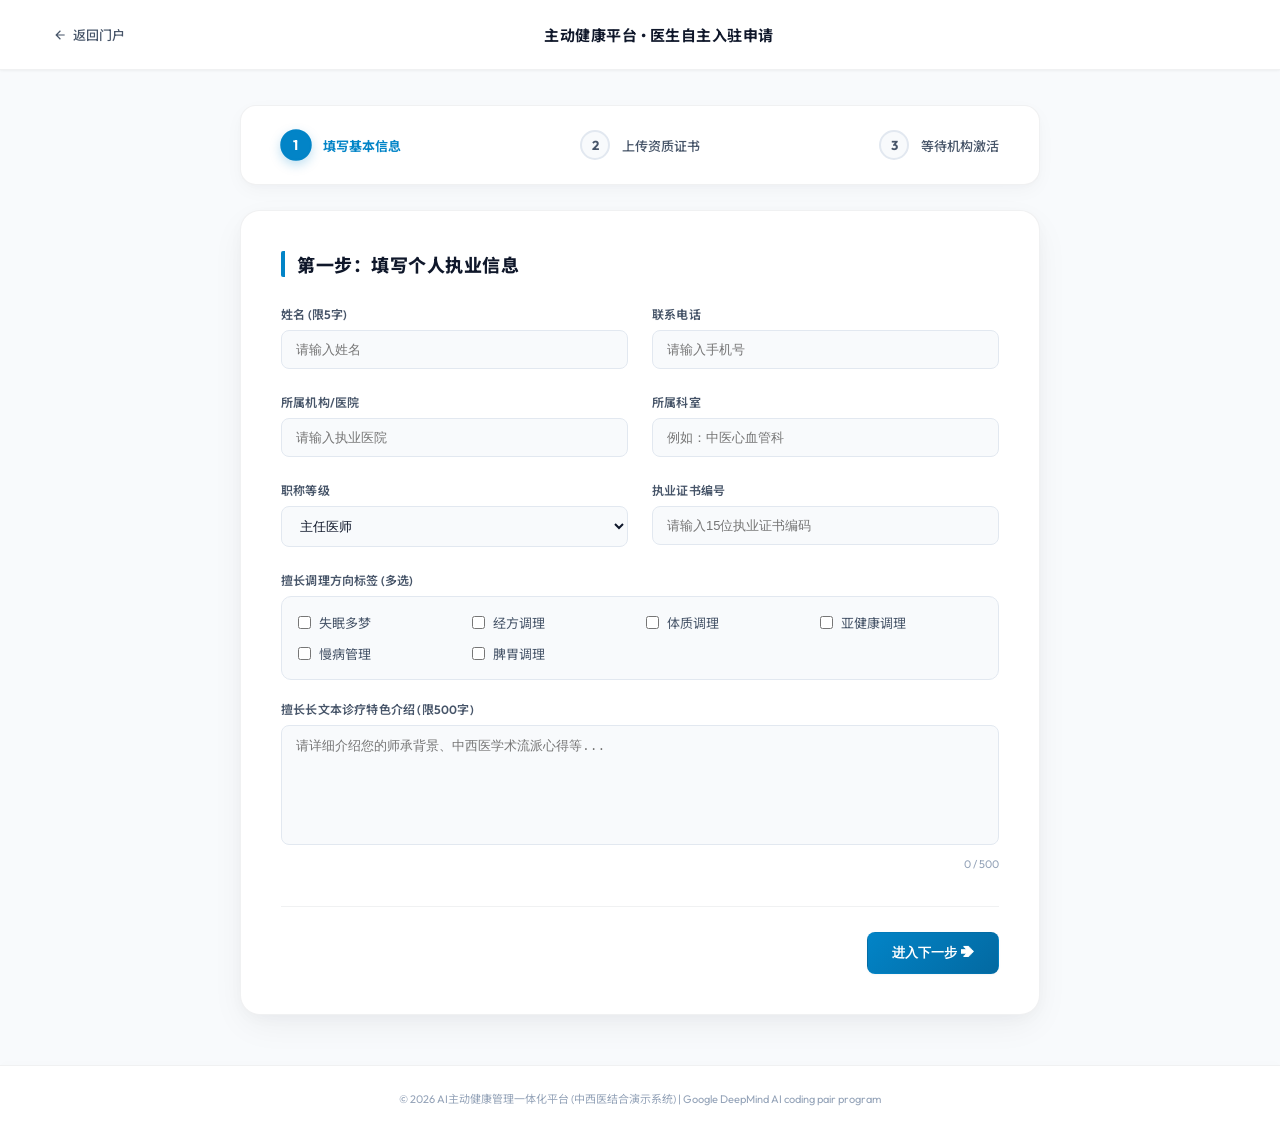
<file: doctor_register.html>
<!DOCTYPE html>
<html lang="zh-CN">
<head>
    <meta charset="UTF-8">
    <meta name="viewport" content="width=device-width, initial-scale=1.0">
    <title>医生在线资质入驻提报 - AI主动健康平台</title>
    <meta name="description" content="医生端自主资质提报系统：填写基本信息、上传资质附件并推送到机构后台审批。">
    <style>
        @import url('https://fonts.googleapis.com/css2?family=Outfit:wght@300;400;500;600;700&family=Noto+Sans+SC:wght@300;400;500;700&display=swap');

        :root {
            --bg-main: #f8fafc;
            --bg-card: #ffffff;
            --border-color: rgba(15, 23, 42, 0.06);
            --border-focus: rgba(2, 132, 199, 0.4);
            --primary: #10b981; /* 翡翠绿 */
            --accent: #0284c7; /* 科技天空蓝 */
            --danger: #ef4444;
            --text-primary: #0f172a;
            --text-secondary: #475569;
            --text-muted: #94a3b8;
            --transition: all 0.4s cubic-bezier(0.16, 1, 0.3, 1);
            
            /* 高级多层投影系统 */
            --shadow-sm: 0 1px 3px rgba(15, 23, 42, 0.03), 0 1px 2px rgba(15, 23, 42, 0.02);
            --shadow-md: 0 6px 20px -2px rgba(15, 23, 42, 0.04), 0 2px 6px -1px rgba(15, 23, 42, 0.02);
            --shadow-lg: 0 12px 36px -4px rgba(15, 23, 42, 0.06), 0 4px 16px -2px rgba(15, 23, 42, 0.03);
        }

        * {
            margin: 0;
            padding: 0;
            box-sizing: border-box;
        }

        body {
            background-color: var(--bg-main);
            color: var(--text-primary);
            font-family: 'Outfit', 'Noto Sans SC', sans-serif;
            min-height: 100vh;
            display: flex;
            flex-direction: column;
            justify-content: space-between;
        }

        header {
            background: #ffffff;
            border-bottom: 1px solid var(--border-color);
            padding: 18px 40px;
            display: flex;
            justify-content: space-between;
            align-items: center;
            box-shadow: var(--shadow-sm);
        }

        .back-btn {
            display: flex;
            align-items: center;
            gap: 6px;
            color: var(--text-secondary);
            text-decoration: none;
            font-size: 13px;
            font-weight: 500;
            transition: var(--transition);
            padding: 6px 12px;
            border-radius: 8px;
            border: 1px solid transparent;
        }

        .back-btn:hover {
            color: var(--accent);
            background: rgba(2, 132, 199, 0.04);
            border-color: rgba(2, 132, 199, 0.1);
        }

        .back-btn svg {
            width: 14px;
            height: 14px;
            fill: currentColor;
            transition: var(--transition);
        }
        
        .back-btn:hover svg {
            transform: translateX(-2px);
        }

        .brand-title {
            font-size: 15px;
            font-weight: 700;
            color: var(--text-primary);
            letter-spacing: 0.5px;
        }

        /* 步骤条 */
        .step-container {
            max-width: 800px;
            width: 90%;
            margin: 35px auto 10px;
            background: var(--bg-card);
            border: 1px solid var(--border-color);
            border-radius: 16px;
            padding: 24px 40px;
            display: flex;
            justify-content: space-between;
            box-shadow: var(--shadow-md);
        }

        .step-item {
            display: flex;
            align-items: center;
            gap: 12px;
            position: relative;
        }

        .step-num {
            width: 30px;
            height: 30px;
            border-radius: 50%;
            background: #f8fafc;
            border: 2px solid #e2e8f0;
            color: var(--text-secondary);
            font-weight: 700;
            font-size: 13px;
            display: flex;
            align-items: center;
            justify-content: center;
            transition: var(--transition);
        }

        .step-text {
            font-size: 13px;
            font-weight: 500;
            color: var(--text-secondary);
            transition: var(--transition);
        }

        .step-item.active .step-num {
            background: var(--accent);
            border-color: var(--accent);
            color: #fff;
            box-shadow: 0 4px 10px rgba(2, 132, 199, 0.25);
            transform: scale(1.05);
        }

        .step-item.active .step-text {
            color: var(--accent);
            font-weight: 700;
        }

        .step-item.completed .step-num {
            background: var(--primary);
            border-color: var(--primary);
            color: #fff;
        }

        .step-item.completed .step-text {
            color: var(--primary);
            font-weight: 600;
        }

        /* 表单工作区 */
        .form-layout {
            max-width: 800px;
            width: 90%;
            margin: 25px auto 50px;
            background: var(--bg-card);
            border: 1px solid var(--border-color);
            border-radius: 20px;
            padding: 40px;
            box-shadow: var(--shadow-lg);
        }

        .form-section {
            display: none;
            animation: formFadeIn 0.5s cubic-bezier(0.16, 1, 0.3, 1) both;
        }

        .form-section.active {
            display: block;
        }

        @keyframes formFadeIn {
            from { opacity: 0; transform: translateY(8px); }
            to { opacity: 1; transform: translateY(0); }
        }

        h2 {
            font-size: 18px;
            font-weight: 800;
            margin-bottom: 28px;
            border-left: 4px solid var(--accent);
            border-radius: 2px;
            padding-left: 12px;
            color: var(--text-primary);
            letter-spacing: 0.5px;
        }

        .form-grid {
            display: grid;
            grid-template-columns: 1fr 1fr;
            gap: 24px;
            margin-bottom: 24px;
        }

        @media (max-width: 600px) {
            .form-grid {
                grid-template-columns: 1fr;
            }
        }

        .form-group {
            display: flex;
            flex-direction: column;
            gap: 8px;
        }

        .form-label {
            font-size: 12px;
            color: var(--text-secondary);
            font-weight: 600;
            letter-spacing: 0.2px;
        }

        .form-input {
            width: 100%;
            border: 1px solid #e2e8f0;
            background: #f8fafc;
            border-radius: 8px;
            padding: 11px 14px;
            font-size: 13px;
            color: var(--text-primary);
            outline: none;
            transition: var(--transition);
        }

        .form-input:focus {
            border-color: var(--accent);
            background: #ffffff;
            box-shadow: 0 0 0 3px rgba(2, 132, 199, 0.12);
        }

        .checkbox-group {
            display: grid;
            grid-template-columns: repeat(auto-fill, minmax(130px, 1fr));
            gap: 12px;
            background: #f8fafc;
            border: 1px solid #e2e8f0;
            border-radius: 10px;
            padding: 16px;
        }

        .checkbox-label {
            display: flex;
            align-items: center;
            gap: 8px;
            font-size: 13px;
            color: var(--text-secondary);
            cursor: pointer;
            transition: var(--transition);
        }
        
        .checkbox-label:hover {
            color: var(--text-primary);
        }

        .char-count {
            font-size: 11px;
            color: var(--text-muted);
            align-self: flex-end;
            margin-top: 4px;
        }

        /* 上传控件 */
        .upload-area {
            border: 2px dashed #cbd5e1;
            background: #f8fafc;
            border-radius: 12px;
            padding: 45px 20px;
            text-align: center;
            cursor: pointer;
            transition: var(--transition);
            display: flex;
            flex-direction: column;
            align-items: center;
            gap: 12px;
        }

        .upload-area:hover {
            border-color: var(--accent);
            background: rgba(2, 132, 199, 0.02);
            box-shadow: var(--shadow-sm);
        }

        .upload-icon {
            width: 40px;
            height: 40px;
            fill: var(--text-muted);
            transition: var(--transition);
        }

        .upload-area:hover .upload-icon {
            fill: var(--accent);
            transform: translateY(-2px);
        }

        .file-list {
            margin-top: 15px;
            display: flex;
            flex-direction: column;
            gap: 10px;
        }

        .file-item {
            background: #f8fafc;
            border: 1px solid var(--border-color);
            border-radius: 8px;
            padding: 10px 16px;
            font-size: 12px;
            display: flex;
            justify-content: space-between;
            align-items: center;
            box-shadow: var(--shadow-sm);
        }

        .file-name {
            font-weight: 600;
            color: var(--text-primary);
        }

        .file-status {
            color: var(--primary);
            font-weight: 700;
        }

        /* 成功提示页 */
        .success-page {
            text-align: center;
            padding: 40px 20px;
            display: flex;
            flex-direction: column;
            align-items: center;
            gap: 24px;
        }

        .success-icon-box {
            width: 72px;
            height: 72px;
            border-radius: 50%;
            background: rgba(16, 185, 129, 0.08);
            color: var(--primary);
            display: flex;
            align-items: center;
            justify-content: center;
            box-shadow: 0 4px 12px rgba(16, 185, 129, 0.15);
        }

        .success-icon-box svg {
            width: 36px;
            height: 36px;
            fill: currentColor;
        }

        /* 按钮组 */
        .btn-group {
            display: flex;
            justify-content: space-between;
            margin-top: 35px;
            border-top: 1px solid var(--border-color);
            padding-top: 25px;
        }

        .btn {
            font-size: 13px;
            font-weight: 600;
            padding: 11px 24px;
            border-radius: 8px;
            cursor: pointer;
            border: 1px solid transparent;
            transition: var(--transition);
            display: inline-flex;
            align-items: center;
            gap: 8px;
            box-shadow: var(--shadow-sm);
        }

        .btn-primary { 
            background: linear-gradient(135deg, var(--accent) 0%, #0369a1 100%); 
            color: #fff; 
        }
        
        .btn-primary:hover { 
            box-shadow: 0 4px 15px rgba(2, 132, 199, 0.25);
            transform: translateY(-2px);
        }
        
        .btn-primary:active {
            transform: translateY(0);
        }
        
        .btn-success { 
            background: linear-gradient(135deg, var(--primary) 0%, #059669 100%); 
            color: #fff; 
        }
        
        .btn-success:hover { 
            box-shadow: 0 4px 15px rgba(16, 185, 129, 0.25);
            transform: translateY(-2px);
        }
        
        .btn-success:active {
            transform: translateY(0);
        }

        .btn-secondary { 
            background: #ffffff; 
            color: var(--text-secondary); 
            border: 1px solid #e2e8f0; 
        }
        
        .btn-secondary:hover { 
            background: #f8fafc; 
            color: var(--text-primary); 
            border-color: #cbd5e1;
            transform: translateY(-2px);
        }
        
        .btn-secondary:active {
            transform: translateY(0);
        }

        footer {
            text-align: center;
            padding: 24px;
            font-size: 11px;
            color: var(--text-muted);
            border-top: 1px solid var(--border-color);
            background: #ffffff;
            box-shadow: 0 -2px 10px rgba(0,0,0,0.01);
        }
    </style>
    </style>
</head>
<body>

    <header>
        <a href="index.html" class="back-btn">
            <svg viewBox="0 0 24 24"><path d="M20 11H7.83l5.59-5.59L12 4l-8 8 8 8 1.41-1.41L7.83 13H20v-2z"/></svg>
            返回门户
        </a>
        <div class="brand-title">主动健康平台 • 医生自主入驻申请</div>
        <div style="width: 60px;"></div>
    </header>

    <main style="flex-grow: 1;">
        <!-- 步骤条 -->
        <section class="step-container">
            <div class="step-item active" id="step-1-indicator">
                <span class="step-num">1</span>
                <span class="step-text">填写基本信息</span>
            </div>
            <div class="step-item" id="step-2-indicator">
                <span class="step-num">2</span>
                <span class="step-text">上传资质证书</span>
            </div>
            <div class="step-item" id="step-3-indicator">
                <span class="step-num">3</span>
                <span class="step-text">等待机构激活</span>
            </div>
        </section>

        <!-- 表单区 -->
        <section class="form-layout">
            
            <!-- 步骤一：填报信息 -->
            <div class="form-section active" id="section-1">
                <h2>第一步：填写个人执业信息</h2>

                <div class="form-grid">
                    <div class="form-group">
                        <label class="form-label">姓名 (限5字)</label>
                        <input type="text" class="form-input" id="reg-name" maxlength="5" placeholder="请输入姓名">
                    </div>
                    <div class="form-group">
                        <label class="form-label">联系电话</label>
                        <input type="text" class="form-input" id="reg-phone" placeholder="请输入手机号">
                    </div>
                </div>

                <!-- 医生专属表单字段 -->
                <div id="doctor-fields-container">
                    <div class="form-grid">
                        <div class="form-group">
                            <label class="form-label">所属机构/医院</label>
                            <input type="text" class="form-input" id="reg-hospital" placeholder="请输入执业医院">
                        </div>
                        <div class="form-group">
                            <label class="form-label">所属科室</label>
                            <input type="text" class="form-input" id="reg-dept" placeholder="例如：中医心血管科">
                        </div>
                    </div>

                    <div class="form-grid">
                        <div class="form-group">
                            <label class="form-label">职称等级</label>
                            <select class="form-input" id="reg-title">
                                <option value="主任医师">主任医师</option>
                                <option value="副主任医师">副主任医师</option>
                                <option value="主治医师">主治医师</option>
                                <option value="住院医师">住院医师</option>
                            </select>
                        </div>
                        <div class="form-group">
                            <label class="form-label">执业证书编号</label>
                            <input type="text" class="form-input" id="reg-license" placeholder="请输入15位执业证书编码">
                        </div>
                    </div>

                    <div class="form-group" style="margin-bottom: 20px;">
                        <label class="form-label">擅长调理方向标签 (多选)</label>
                        <div class="checkbox-group">
                            <label class="checkbox-label"><input type="checkbox" class="reg-tags" value="失眠多梦"> 失眠多梦</label>
                            <label class="checkbox-label"><input type="checkbox" class="reg-tags" value="经方调理"> 经方调理</label>
                            <label class="checkbox-label"><input type="checkbox" class="reg-tags" value="体质调理"> 体质调理</label>
                            <label class="checkbox-label"><input type="checkbox" class="reg-tags" value="亚健康调理"> 亚健康调理</label>
                            <label class="checkbox-label"><input type="checkbox" class="reg-tags" value="慢病管理"> 慢病管理</label>
                            <label class="checkbox-label"><input type="checkbox" class="reg-tags" value="脾胃调理"> 脾胃调理</label>
                        </div>
                    </div>

                    <div class="form-group">
                        <label class="form-label">擅长长文本诊疗特色介绍 (限500字)</label>
                        <textarea class="form-input" id="reg-desc" style="height: 120px; resize: none;" maxlength="500" placeholder="请详细介绍您的师承背景、中西医学术流派心得等..." oninput="updateCharCount()"></textarea>
                        <span class="char-count" id="char-count-lbl">0 / 500</span>
                    </div>
                </div>

                <div class="btn-group">
                    <div></div>
                    <button class="btn btn-primary" onclick="goToStep(2)">进入下一步 ➔</button>
                </div>
            </div>

            <!-- 步骤二：上传资质证书 -->
            <div class="form-section" id="section-2">
                <h2 id="step-2-title">第二步：上传执业及职称证书</h2>
                <div id="step-2-desc-text" style="font-size: 11px; color: var(--text-secondary); margin-bottom: 20px; line-height: 1.5;">
                    💡 说明：请上传您的《医师执业资格证书》与《专业技术资格证书（职称证）》的扫描件或清晰照片。格式限 JPG/PNG/PDF，大小不超过 5MB。
                </div>

                <!-- 医生资质上传 -->
                <div class="form-grid" id="doctor-upload-grid">
                    <div class="form-group">
                        <label class="form-label">上传医师执业证</label>
                        <div class="upload-area" onclick="simulateUpload('执业资格证')">
                            <svg class="upload-icon" viewBox="0 0 24 24"><path d="M19.35 10.04C18.67 6.59 15.64 4 12 4 9.11 4 6.6 5.64 5.35 8.04 2.34 8.36 0 10.91 0 14c0 3.31 2.69 6 6 6h13c2.76 0 5-2.24 5-5 0-2.64-2.05-4.78-4.65-4.96zM14 13v4h-4v-4H7l5-5 5 5h-3z"/></svg>
                            <span style="font-size:11px; font-weight:600;">点击模拟上传</span>
                        </div>
                    </div>
                    <div class="form-group">
                        <label class="form-label">上传专业技术职称证</label>
                        <div class="upload-area" onclick="simulateUpload('职称资格证')">
                            <svg class="upload-icon" viewBox="0 0 24 24"><path d="M19.35 10.04C18.67 6.59 15.64 4 12 4 9.11 4 6.6 5.64 5.35 8.04 2.34 8.36 0 10.91 0 14c0 3.31 2.69 6 6 6h13c2.76 0 5-2.24 5-5 0-2.64-2.05-4.78-4.65-4.96zM14 13v4h-4v-4H7l5-5 5 5h-3z"/></svg>
                            <span style="font-size:11px; font-weight:600;">点击模拟上传</span>
                        </div>
                    </div>
                </div>



                <div class="file-list" id="uploaded-files-container">
                    <!-- JS 渲染已上传文件名 -->
                </div>

                <div class="btn-group">
                    <button class="btn btn-secondary" onclick="goToStep(1)">⦽ 返回上一步</button>
                    <button class="btn btn-success" onclick="submitRegistration()">确认提交入驻申请 ➔</button>
                </div>
            </div>

            <!-- 步骤三：等待机构激活 -->
            <div class="form-section" id="section-3">
                <div class="success-page">
                    <div class="success-icon-box">
                        <svg viewBox="0 0 24 24"><path d="M9 16.17L4.83 12l-1.42 1.41L9 19 21 7l-1.41-1.41z"/></svg>
                    </div>
                    <h2>资质申请提报成功</h2>
                    <p style="font-size: 13px; color: var(--text-secondary); max-width: 500px; line-height: 1.6; margin-top: -10px;">
                        您好，<strong id="success-doc-name" style="color:var(--accent);">医生</strong>！您的主动健康调理执业入驻申请已成功提交至平台审核数据库中。当前账号状态为：<span class="badge badge-warning" style="font-size: 10px;">待审核</span>。
                    </p>
                    <div style="font-size: 11px; color: var(--text-muted); background: #f8fafc; border: 1px solid var(--border-color); padding: 12px 20px; border-radius: 8px; max-width: 500px; text-align: left; line-height: 1.5;">
                        💡 演示说明：您可以点击下方按钮一键切换至“机构管理后台”进行在线审批。审批通过后，状态将变更为“已激活（使用中）”，即可登录该医生专属工作台。
                    </div>
                    <div style="display:flex; gap:12px; margin-top:10px;">
                        <a href="institution.html" class="btn btn-primary" style="text-decoration:none;">前往机构端进行资质审批 ➔</a>
                        <a href="index.html" class="btn btn-secondary" style="text-decoration:none;">返回门户</a>
                    </div>
                </div>
            </div>

        </section>
    </main>

    <footer>
        <p>© 2026 AI主动健康管理一体化平台 (中西医结合演示系统) | Google DeepMind AI coding pair program</p>
    </footer>

    <script src="doctor_register.js"></script>
</body>
</html>
</file>
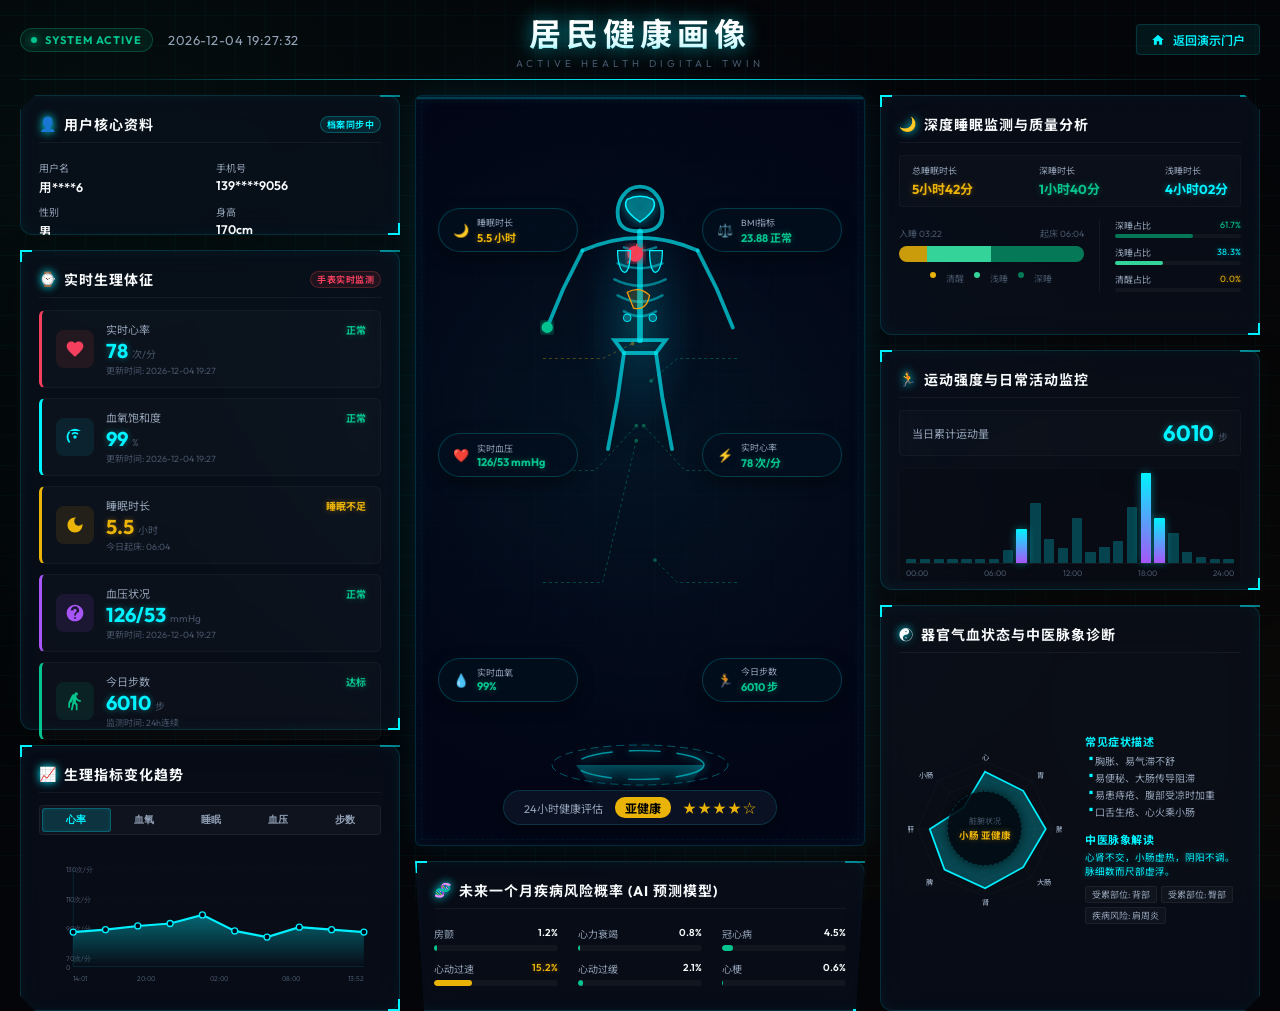
<file: health_portrait_demo.html>
<!DOCTYPE html>
<html lang="zh-CN">
<head>
    <meta charset="UTF-8">
    <meta name="viewport" content="width=device-width, initial-scale=1.0">
    <title>居民健康画像 - AI主动健康数字孪生大屏</title>
    <meta name="description" content="基于多模态智能手表体征采集与中西医AI辨证算法的高保真居民健康画像大屏。">
    <!-- 引入科技感字体 Outfit 和 Noto Sans SC -->
    <link rel="stylesheet" href="https://fonts.googleapis.com/css2?family=Outfit:wght@300;400;500;600;700&family=Noto+Sans+SC:wght@300;400;500;700&display=swap">
    <link rel="stylesheet" href="health_portrait_demo.css">
</head>
<body class="portrait-body">

    <!-- 背景科技光效粒子 -->
    <div class="cyber-grid"></div>
    <div class="cyber-glow-bg"></div>

    <div class="large-screen-container">
        
        <!-- ==================== 模块 A: 顶层标题栏 (Top Header) ==================== -->
        <header class="top-header">
            <div class="header-left">
                <span class="status-indicator">
                    <span class="pulse-dot"></span>
                    SYSTEM ACTIVE
                </span>
                <span class="time-stamp" id="headerTime">2026-06-17 16:45:00</span>
            </div>
            
            <!-- A-1 界面主标题 -->
            <div class="header-center">
                <h1 class="main-title">居民健康画像</h1>
                <div class="title-subtext">Active Health Digital Twin</div>
            </div>
            
            <div class="header-right">
                <a href="index.html" class="back-portal-btn">
                    <svg viewBox="0 0 24 24"><path d="M10 20v-6h4v6h5v-8h3L12 3 2 12h3v8z"/></svg>
                    返回演示门户
                </a>
            </div>
        </header>

        <!-- ==================== 主体三栏布局 ==================== -->
        <main class="dashboard-grid">
            
            <!-- ==================== 左侧栏 ==================== -->
            <section class="left-section">
                
                <!-- 模块 B: 用户核心信息 (User Profiles) -->
                <div class="cyber-panel clip-topLeft" id="panel-profile">
                    <div class="panel-border"></div>
                    <div class="panel-header-bar">
                        <span class="panel-icon">👤</span>
                        <h2 class="panel-title">用户核心资料</h2>
                        <span class="panel-tag cyan-tag">档案同步中</span>
                    </div>
                    <div class="panel-body">
                        <!-- B-1 基本资料展示 -->
                        <div class="profile-grid">
                            <div class="profile-item">
                                <span class="profile-label">用户名</span>
                                <span class="profile-val" id="profile-name">用****6</span>
                            </div>
                            <div class="profile-item">
                                <span class="profile-label">手机号</span>
                                <span class="profile-val" id="profile-phone">139****9056</span>
                            </div>
                            <div class="profile-item">
                                <span class="profile-label">性别</span>
                                <span class="profile-val" id="profile-gender">男</span>
                            </div>
                            <div class="profile-item">
                                <span class="profile-label">身高</span>
                                <span class="profile-val" id="profile-height">170cm</span>
                            </div>
                            <div class="profile-item">
                                <span class="profile-label">体重</span>
                                <span class="profile-val" id="profile-weight">69kg</span>
                            </div>
                            <div class="profile-item">
                                <span class="profile-label">BMI</span>
                                <span class="profile-val text-neon-green" id="profile-bmi">23.88 <span class="bmi-badge">正常</span></span>
                            </div>
                        </div>
                    </div>
                </div>

                <!-- 模块 D: 实时生理体征数据 (Real-time Physiological Vitals) -->
                <div class="cyber-panel" id="panel-vitals">
                    <div class="panel-border"></div>
                    <div class="panel-header-bar">
                        <span class="panel-icon">⌚</span>
                        <h2 class="panel-title">实时生理体征</h2>
                        <span class="panel-tag pulse-tag">手表实时监测</span>
                    </div>
                    <div class="panel-body flex-col gap-10">
                        <!-- D-1 心率 -->
                        <div class="vital-card border-heart">
                            <div class="vital-icon-box bg-heart">
                                <svg class="icon-pulse" viewBox="0 0 24 24"><path d="M12 21.35l-1.45-1.32C5.4 15.36 2 12.28 2 8.5 2 5.42 4.42 3 7.5 3c1.74 0 3.41.81 4.5 2.09C13.09 3.81 14.76 3 16.5 3 19.58 3 22 5.42 22 8.5c0 3.78-3.4 6.86-8.55 11.54L12 21.35z"/></svg>
                            </div>
                            <div class="vital-content">
                                <div class="vital-row">
                                    <span class="vital-label">实时心率</span>
                                    <span class="vital-status text-neon-green" id="vital-heart-status">正常</span>
                                </div>
                                <div class="vital-row-data">
                                    <span class="vital-number text-neon-cyan" id="vital-heart-value">80</span>
                                    <span class="vital-unit">次/分</span>
                                </div>
                                <div class="vital-time" id="vital-heart-time">更新时间: 2026-06-17 16:45:00</div>
                            </div>
                        </div>

                        <!-- D-2 血氧 -->
                        <div class="vital-card border-o2">
                            <div class="vital-icon-box bg-o2">
                                <svg viewBox="0 0 24 24"><path d="M19.07 4.93C17.22 3.08 14.66 2 12 2S6.78 3.08 4.93 4.93C3.08 6.78 2 9.34 2 12c0 2.66 1.08 5.22 2.93 7.07l1.41-1.41C4.94 16.27 4.2 14.21 4.2 12c0-2.21.74-4.27 2.14-5.66l-1.41-1.41zm-2.82 2.82C15.15 6.66 13.63 6 12 6s-3.15.66-4.24 1.76l1.41 1.41C10.05 8.41 10.98 8 12 8s1.95.41 2.83 1.17l1.42-1.42zM12 10c-1.1 0-2 .9-2 2s.9 2 2 2 2-.9 2-2-.9-2-2-2z"/></svg>
                            </div>
                            <div class="vital-content">
                                <div class="vital-row">
                                    <span class="vital-label">血氧饱和度</span>
                                    <span class="vital-status text-neon-green" id="vital-o2-status">正常</span>
                                </div>
                                <div class="vital-row-data">
                                    <span class="vital-number text-neon-cyan" id="vital-o2-value">99</span>
                                    <span class="vital-unit">%</span>
                                </div>
                                <div class="vital-time" id="vital-o2-time">更新时间: 2026-06-17 16:45:00</div>
                            </div>
                        </div>

                        <!-- D-3 睡眠时长 -->
                        <div class="vital-card border-sleep">
                            <div class="vital-icon-box bg-sleep">
                                <svg viewBox="0 0 24 24"><path d="M12 3c-4.97 0-9 4.03-9 9s4.03 9 9 9 9-4.03 9-9c0-.46-.04-.92-.1-1.36-.98 1.37-2.58 2.26-4.4 2.26-2.98 0-5.4-2.42-5.4-5.4 0-1.81.89-3.42 2.26-4.4-.44-.06-.9-.1-1.36-.1z"/></svg>
                            </div>
                            <div class="vital-content">
                                <div class="vital-row">
                                    <span class="vital-label">睡眠时长</span>
                                    <span class="vital-status text-neon-yellow" id="vital-sleep-status">睡眠不足</span>
                                </div>
                                <div class="vital-row-data">
                                    <span class="vital-number text-neon-yellow" id="vital-sleep-value">5.5</span>
                                    <span class="vital-unit">小时</span>
                                </div>
                                <div class="vital-time" id="vital-sleep-time">今日起床: 06:04</div>
                            </div>
                        </div>

                        <!-- D-4 血压 -->
                        <div class="vital-card border-bp">
                            <div class="vital-icon-box bg-bp">
                                <svg viewBox="0 0 24 24"><path d="M12 2C6.48 2 2 6.48 2 12s4.48 10 10 10 10-4.48 10-10S17.52 2 12 2zm1 17h-2v-2h2v2zm2.07-7.75l-.9.92C13.45 12.9 13 13.5 13 15h-2v-.5c0-1.1.45-2.1 1.17-2.83l1.24-1.26c.37-.36.59-.86.59-1.41 0-1.1-.9-2-2-2s-2 .9-2 2H7c0-2.76 2.24-5 5-5s5 2.24 5 5c0 1.04-.42 1.99-1.07 2.75z"/></svg>
                            </div>
                            <div class="vital-content">
                                <div class="vital-row">
                                    <span class="vital-label">血压状况</span>
                                    <span class="vital-status text-neon-green" id="vital-bp-status">正常</span>
                                </div>
                                <div class="vital-row-data">
                                    <span class="vital-number text-neon-cyan" id="vital-bp-value">128/53</span>
                                    <span class="vital-unit">mmHg</span>
                                </div>
                                <div class="vital-time" id="vital-bp-time">更新时间: 2026-06-17 16:45:00</div>
                            </div>
                        </div>

                        <!-- D-5 步数 -->
                        <div class="vital-card border-step">
                            <div class="vital-icon-box bg-step">
                                <svg viewBox="0 0 24 24"><path d="M13.5 5.5c1.1 0 2-.9 2-2s-.9-2-2-2-2 .9-2 2 .9 2 2 2zM9.8 8.9L7 23h2.1l1.8-8 2.1 2v6h2v-7.5l-2.1-2 .6-3c1.3 1.5 3.3 2.5 5.5 2.5v-2c-2.2 0-3.9-1.2-4.7-3l-1-2.4c-.4-1-1.4-1.7-2.6-1.7-1.1 0-2.1.6-2.6 1.5L4 14.1v5.9h2v-4.9l2.2-2.2L9.8 8.9z"/></svg>
                            </div>
                            <div class="vital-content">
                                <div class="vital-row">
                                    <span class="vital-label">今日步数</span>
                                    <span class="vital-status text-neon-green" id="vital-step-status">达标</span>
                                </div>
                                <div class="vital-row-data">
                                    <span class="vital-number text-neon-cyan" id="vital-step-value">6000</span>
                                    <span class="vital-unit">步</span>
                                </div>
                                <div class="vital-time" id="vital-step-time">监测时间: 24h连续</div>
                            </div>
                        </div>
                    </div>
                </div>

                <!-- 模块 E: 用户生理数据趋势 (User Physiological Data Trends) -->
                <div class="cyber-panel clip-bottomLeft" id="panel-trends">
                    <div class="panel-border"></div>
                    <div class="panel-header-bar">
                        <span class="panel-icon">📈</span>
                        <h2 class="panel-title">生理指标变化趋势</h2>
                    </div>
                    <div class="panel-body">
                        <!-- E-2 数据切换标签 -->
                        <div class="trends-tab-group">
                            <button class="trend-tab active" data-type="heart">心率</button>
                            <button class="trend-tab" data-type="o2">血氧</button>
                            <button class="trend-tab" data-type="sleep">睡眠</button>
                            <button class="trend-tab" data-type="bp">血压</button>
                            <button class="trend-tab" data-type="step">步数</button>
                        </div>
                        
                        <!-- E-1 趋势图表 (SVG 手绘图) -->
                        <div class="trend-chart-wrapper">
                            <svg class="trend-chart-svg" id="trendChart" viewBox="0 0 400 160">
                                <!-- 网格线 -->
                                <line x1="40" y1="20" x2="380" y2="20" class="chart-grid-line" />
                                <line x1="40" y1="55" x2="380" y2="55" class="chart-grid-line" />
                                <line x1="40" y1="90" x2="380" y2="90" class="chart-grid-line" />
                                <line x1="40" y1="125" x2="380" y2="125" class="chart-grid-line" />
                                <line x1="40" y1="135" x2="380" y2="135" class="chart-axis-line" />
                                <line x1="40" y1="20" x2="40" y2="135" class="chart-axis-line" />
                                
                                <!-- Y轴刻度文字 -->
                                <text x="32" y="24" class="chart-text y-label-1">140</text>
                                <text x="32" y="59" class="chart-text y-label-2">105</text>
                                <text x="32" y="94" class="chart-text y-label-3">70</text>
                                <text x="32" y="129" class="chart-text y-label-4">35</text>
                                <text x="32" y="139" class="chart-text">0</text>
                                
                                <!-- X轴刻度文字 -->
                                <text x="40" y="152" class="chart-text text-start">14:01</text>
                                <text x="125" y="152" class="chart-text text-middle">20:00</text>
                                <text x="210" y="152" class="chart-text text-middle">02:00</text>
                                <text x="295" y="152" class="chart-text text-middle">08:00</text>
                                <text x="380" y="152" class="chart-text text-end">13:52</text>
                                
                                <!-- 渐变区定义 -->
                                <defs>
                                    <linearGradient id="chartGlowGrad" x1="0" y1="0" x2="0" y2="1">
                                        <stop offset="0%" stop-color="rgba(0, 240, 255, 0.4)" />
                                        <stop offset="100%" stop-color="rgba(0, 240, 255, 0)" />
                                    </linearGradient>
                                </defs>
                                
                                <!-- 渐变面积图 -->
                                <path id="trendAreaPath" d="" fill="url(#chartGlowGrad)" />
                                
                                <!-- 折线路径 -->
                                <path id="trendLinePath" d="" fill="none" stroke="#00f0ff" stroke-width="2.5" stroke-linecap="round" />
                                
                                <!-- 数据节点粒子 -->
                                <g id="trendPoints"></g>
                            </svg>
                        </div>
                    </div>
                </div>

            </section>

            <!-- ==================== 中间栏 (生理数字人核心区) ==================== -->
            <section class="center-section">
                
                <!-- 模块 C: 生理数字人中心展示区 -->
                <div class="twin-digital-viewport">
                    
                    <!-- 3D 数字人外围科技发光点缀 -->
                    <div class="view-overlay-border"></div>
                    <div class="scanning-beam"></div>
                    
                    <!-- C-2 身体状态标签系统 (悬浮标签与雷达指向点) -->
                    <!-- 两侧浮动气泡，分别指向脑血管、心、肺、睡眠、运动、体质 -->
                    <div class="floating-tags-container">
                        <!-- 左侧标签 -->
                        <div class="float-tag tag-left tag-sleep" style="top: 15%;">
                            <div class="tag-glow-border"></div>
                            <span class="tag-icon">🌙</span>
                            <div class="tag-info">
                                <span class="tag-title">睡眠时长</span>
                                <span class="tag-value text-neon-yellow">5.5 小时</span>
                            </div>
                        </div>

                        <div class="float-tag tag-left tag-bp" style="top: 45%;">
                            <div class="tag-glow-border"></div>
                            <span class="tag-icon">❤️</span>
                            <div class="tag-info">
                                <span class="tag-title">实时血压</span>
                                <span class="tag-value text-neon-green">128/53 mmHg</span>
                            </div>
                        </div>

                        <div class="float-tag tag-left tag-o2" style="top: 75%;">
                            <div class="tag-glow-border"></div>
                            <span class="tag-icon">💧</span>
                            <div class="tag-info">
                                <span class="tag-title">实时血氧</span>
                                <span class="tag-value text-neon-green">99%</span>
                            </div>
                        </div>

                        <!-- 右侧标签 -->
                        <div class="float-tag tag-right tag-bmi" style="top: 15%;">
                            <div class="tag-glow-border"></div>
                            <span class="tag-icon">⚖️</span>
                            <div class="tag-info">
                                <span class="tag-title">BMI指标</span>
                                <span class="tag-value text-neon-green">23.88 正常</span>
                            </div>
                        </div>

                        <div class="float-tag tag-right tag-heart" style="top: 45%;">
                            <div class="tag-glow-border"></div>
                            <span class="tag-icon">⚡</span>
                            <div class="tag-info">
                                <span class="tag-title">实时心率</span>
                                <span class="tag-value text-neon-green">80 次/分</span>
                            </div>
                        </div>

                        <div class="float-tag tag-right tag-step" style="top: 75%;">
                            <div class="tag-glow-border"></div>
                            <span class="tag-icon">🏃</span>
                            <div class="tag-info">
                                <span class="tag-title">今日步数</span>
                                <span class="tag-value text-neon-green">6000 步</span>
                            </div>
                        </div>
                    </div>

                    <!-- SVG连接引线系统 (连接浮动气泡与数字人特定发光点) -->
                    <svg class="connecting-lines-svg" viewBox="0 0 600 500">
                        <defs>
                            <marker id="dot-marker-green" markerWidth="6" markerHeight="6" refX="3" refY="3">
                                <circle cx="3" cy="3" r="2.5" fill="#10b981" />
                            </marker>
                            <marker id="dot-marker-yellow" markerWidth="6" markerHeight="6" refX="3" refY="3">
                                <circle cx="3" cy="3" r="2.5" fill="#f59e0b" />
                            </marker>
                        </defs>
                        <!-- 睡眠 (脑部) -->
                        <path d="M 170 100 L 250 100 L 290 80" class="laser-line line-yellow" marker-end="url(#dot-marker-yellow)" />
                        <!-- 血压 (心脏) -->
                        <path d="M 170 250 L 240 250 L 295 190" class="laser-line line-green" marker-end="url(#dot-marker-green)" />
                        <!-- 血氧 (肺部) -->
                        <path d="M 170 400 L 250 400 L 295 210" class="laser-line line-green" marker-end="url(#dot-marker-green)" />
                        
                        <!-- BMI (全身) -->
                        <path d="M 430 100 L 350 100 L 315 130" class="laser-line line-green" marker-end="url(#dot-marker-green)" />
                        <!-- 心率 (心脏) -->
                        <path d="M 430 250 L 360 250 L 305 190" class="laser-line line-green" marker-end="url(#dot-marker-green)" />
                        <!-- 步数 (腿部) -->
                        <path d="M 430 400 L 350 400 L 320 370" class="laser-line line-green" marker-end="url(#dot-marker-green)" />
                    </svg>

                    <!-- C-1 3D数字人模型 (半透明蓝色未来派人体，显示内部骨骼与器官) -->
                    <div class="twin-model-container">
                        <svg class="human-silhouette-svg" viewBox="0 0 100 100">
                            <!-- 渐变和滤镜定义 -->
                            <defs>
                                <radialGradient id="bodyGlow" cx="50%" cy="50%" r="50%">
                                    <stop offset="0%" stop-color="rgba(0, 240, 255, 0.2)" />
                                    <stop offset="70%" stop-color="rgba(2, 132, 199, 0.05)" />
                                    <stop offset="100%" stop-color="rgba(0, 0, 0, 0)" />
                                </radialGradient>
                                <filter id="neonShadow" x="-20%" y="-20%" width="140%" height="140%">
                                    <feGaussianBlur stdDeviation="1.5" result="blur" />
                                    <feMerge>
                                        <feMergeNode in="blur" />
                                        <feMergeNode in="SourceGraphic" />
                                    </feMerge>
                                </filter>
                            </defs>
                            
                            <!-- 半透明人体发光底衬 -->
                            <ellipse cx="50" cy="50" rx="20" ry="42" fill="url(#bodyGlow)" />

                            <!-- 骨骼与轮廓结构线条 -->
                            <path d="M 50 8 C 45 8, 43 13, 43 16 C 43 21, 46 22, 50 22 C 54 22, 57 21, 57 16 C 57 13, 55 8, 50 8 Z" class="skeletal-line" />
                            <path d="M 50 22 L 50 56" class="skeletal-line spine" />
                            <path d="M 45 27 Q 50 29, 55 27 M 43 32 Q 50 35, 57 32 M 42 37 Q 50 41, 58 37 M 43 42 Q 50 46, 57 42 M 45 47 Q 50 50, 55 47" class="skeletal-line rib" />
                            
                            <path d="M 32 28 Q 41 24, 50 24 Q 59 24, 68 28" class="skeletal-line shoulder" />
                            <path d="M 32 28 L 26 40 L 21 52" class="skeletal-line upper-limb-left" />
                            <path d="M 68 28 L 74 40 L 79 52" class="skeletal-line upper-limb-right" />
                            
                            <path d="M 42 56 L 58 56 L 55 60 L 45 60 Z" class="skeletal-line pelvis" />
                            <path d="M 45 60 L 43 74 L 40 90" class="skeletal-line leg-left" />
                            <path d="M 55 60 L 57 74 L 60 90" class="skeletal-line leg-right" />
                            
                            <path d="M 46 12 Q 50 10, 54 12 Q 56 15, 50 19 Q 44 15, 46 12 Z" fill="rgba(0, 240, 255, 0.25)" stroke="#00f0ff" stroke-width="0.5" filter="url(#neonShadow)" />
                            <circle cx="48.5" cy="29" r="2.2" class="organ-heart" filter="url(#neonShadow)" />
                            <path d="M 48.5 29 L 46 32 M 48.5 29 L 51 27 M 48.5 29 L 49 26" stroke="#ef4444" stroke-width="0.4" />
                            <path d="M 43 28 C 43 36, 47 38, 47 28 Z" fill="rgba(0, 240, 255, 0.15)" stroke="#00f0ff" stroke-width="0.4" />
                            <path d="M 57 28 C 57 36, 53 38, 53 28 Z" fill="rgba(0, 240, 255, 0.15)" stroke="#00f0ff" stroke-width="0.4" />
                            <path d="M 46 41 Q 50 39, 53 42 Q 52 47, 48 46 Z" fill="rgba(245, 158, 11, 0.15)" stroke="#f59e0b" stroke-width="0.4" />
                            <circle cx="46" cy="49" r="1.2" fill="rgba(0, 240, 255, 0.3)" stroke="#00f0ff" stroke-width="0.3" />
                            <circle cx="54" cy="49" r="1.2" fill="rgba(0, 240, 255, 0.3)" stroke="#00f0ff" stroke-width="0.3" />
                            
                            <circle cx="21" cy="52" r="1.5" class="watch-sensor-glow" filter="url(#neonShadow)" />
                        </svg>
                    </div>

                    <!-- C-1 发光的 3D 双环旋转底座 -->
                    <div class="pedestal-container">
                        <svg class="pedestal-svg" viewBox="0 0 300 100">
                            <ellipse cx="150" cy="50" rx="110" ry="25" class="ring-outer" />
                            <ellipse cx="150" cy="50" rx="80" ry="18" class="ring-inner" />
                            <polygon points="70,50 230,50 200,90 100,90" fill="url(#pedestalGlow)" opacity="0.3" />
                            <defs>
                                <linearGradient id="pedestalGlow" x1="0" y1="0" x2="0" y2="1">
                                    <stop offset="0%" stop-color="#00f0ff" />
                                    <stop offset="100%" stop-color="rgba(0, 0, 0, 0)" />
                                </linearGradient>
                            </defs>
                        </svg>
                    </div>

                    <!-- C-3 健康总体评估 -->
                    <div class="assessment-container">
                        <span class="assess-label">24小时健康评估</span>
                        <div class="assess-badge bg-neon-yellow" id="overall-assessment">亚健康</div>
                        <div class="assess-stars">
                            <span class="star filled">★</span>
                            <span class="star filled">★</span>
                            <span class="star filled">★</span>
                            <span class="star filled">★</span>
                            <span class="star">☆</span>
                        </div>
                    </div>
                </div>

                <!-- 模块 F: 未来一个月疾病风险概率 (Future Disease Risk Probability) -->
                <div class="cyber-panel clip-bottom" id="panel-risk">
                    <div class="panel-border"></div>
                    <div class="panel-header-bar">
                        <span class="panel-icon">🧬</span>
                        <h2 class="panel-title">未来一个月疾病风险概率 (AI 预测模型)</h2>
                    </div>
                    <div class="panel-body">
                        <!-- F-1 & F-2 风险预测进度条 -->
                        <div class="disease-risk-grid">
                            <div class="risk-bar-item">
                                <div class="risk-bar-header">
                                    <span class="disease-name">房颤</span>
                                    <span class="disease-percent" id="risk-fib">1.2%</span>
                                </div>
                                <div class="risk-progress-bg">
                                    <div class="risk-progress-bar bg-neon-green" style="width: 1.2%;"></div>
                                </div>
                            </div>
                            
                            <div class="risk-bar-item">
                                <div class="risk-bar-header">
                                    <span class="disease-name">心力衰竭</span>
                                    <span class="disease-percent" id="risk-chf">0.8%</span>
                                </div>
                                <div class="risk-progress-bg">
                                    <div class="risk-progress-bar bg-neon-green" style="width: 0.8%;"></div>
                                </div>
                            </div>
                            
                            <div class="risk-bar-item">
                                <div class="risk-bar-header">
                                    <span class="disease-name">冠心病</span>
                                    <span class="disease-percent" id="risk-chd">4.5%</span>
                                </div>
                                <div class="risk-progress-bg">
                                    <div class="risk-progress-bar bg-neon-green" style="width: 4.5%;"></div>
                                </div>
                            </div>

                            <div class="risk-bar-item">
                                <div class="risk-bar-header">
                                    <span class="disease-name">心动过速</span>
                                    <span class="disease-percent text-neon-yellow" id="risk-tachy">15.2%</span>
                                </div>
                                <div class="risk-progress-bg">
                                    <div class="risk-progress-bar bg-neon-yellow" style="width: 15.2%;"></div>
                                </div>
                            </div>

                            <div class="risk-bar-item">
                                <div class="risk-bar-header">
                                    <span class="disease-name">心动过缓</span>
                                    <span class="disease-percent" id="risk-brady">2.1%</span>
                                </div>
                                <div class="risk-progress-bg">
                                    <div class="risk-progress-bar bg-neon-green" style="width: 2.1%;"></div>
                                </div>
                            </div>

                            <div class="risk-bar-item">
                                <div class="risk-bar-header">
                                    <span class="disease-name">心梗</span>
                                    <span class="disease-percent" id="risk-mi">0.6%</span>
                                </div>
                                <div class="risk-progress-bg">
                                    <div class="risk-progress-bar bg-neon-green" style="width: 0.6%;"></div>
                                </div>
                            </div>
                        </div>
                    </div>
                </div>

            </section>

            <!-- ==================== 右侧栏 ==================== -->
            <section class="right-section">
                
                <!-- 模块 G: 睡眠分析 (Sleep Analysis) -->
                <div class="cyber-panel clip-topRight" id="panel-sleep">
                    <div class="panel-border"></div>
                    <div class="panel-header-bar">
                        <span class="panel-icon">🌙</span>
                        <h2 class="panel-title">深度睡眠监测与质量分析</h2>
                    </div>
                    <div class="panel-body">
                        <!-- G-2 数据摘要 -->
                        <div class="sleep-summary-header">
                            <div class="sleep-summary-item">
                                <span class="sleep-summary-lbl">总睡眠时长</span>
                                <span class="sleep-summary-val text-neon-yellow" id="sleep-total">5.5小时</span>
                            </div>
                            <div class="sleep-summary-item">
                                <span class="sleep-summary-lbl">深睡时长</span>
                                <span class="sleep-summary-val text-neon-green" id="sleep-deep">2小时42分</span>
                            </div>
                            <div class="sleep-summary-item">
                                <span class="sleep-summary-lbl">浅睡时长</span>
                                <span class="sleep-summary-val text-neon-cyan" id="sleep-light">2小时13分</span>
                            </div>
                        </div>
                        
                        <div class="sleep-analysis-main">
                            <!-- G-1 睡眠柱状图 (堆叠柱状图) -->
                            <div class="sleep-stacked-wrapper">
                                <div class="sleep-timeline-labels">
                                    <span>入睡 03:22</span>
                                    <span>起床 06:04</span>
                                </div>
                                <div class="sleep-stacked-bar">
                                    <!-- 深绿：深睡，中绿：浅睡，浅绿：清醒 -->
                                    <div class="sleep-segment seg-awake" style="width: 15%;" title="清醒: 22分钟"></div>
                                    <div class="sleep-segment seg-light" style="width: 35%;" title="浅睡: 1小时2分"></div>
                                    <div class="sleep-segment seg-deep" style="width: 50%;" title="深睡: 1小时40分"></div>
                                </div>
                                <div class="sleep-legend">
                                    <span class="legend-dot dot-awake"></span> 清醒
                                    <span class="legend-dot dot-light"></span> 浅睡
                                    <span class="legend-dot dot-deep"></span> 深睡
                                </div>
                            </div>
                            
                            <!-- G-3 睡眠阶段分布比例侧栏 -->
                            <div class="sleep-ratio-sidebar">
                                <div class="ratio-item">
                                    <div class="ratio-lbl-row">
                                        <span>深睡占比</span>
                                        <span class="text-neon-green">61.7%</span>
                                    </div>
                                    <div class="ratio-bar-bg"><div class="ratio-bar-fill bg-sleep-deep" style="width: 61.7%;"></div></div>
                                </div>
                                <div class="ratio-item">
                                    <div class="ratio-lbl-row">
                                        <span>浅睡占比</span>
                                        <span class="text-neon-cyan">38.3%</span>
                                    </div>
                                    <div class="ratio-bar-bg"><div class="ratio-bar-fill bg-sleep-light" style="width: 38.3%;"></div></div>
                                </div>
                                <div class="ratio-item">
                                    <div class="ratio-lbl-row">
                                        <span>清醒占比</span>
                                        <span class="text-neon-yellow">0.0%</span>
                                    </div>
                                    <div class="ratio-bar-bg"><div class="ratio-bar-fill bg-sleep-awake" style="width: 0%;"></div></div>
                                </div>
                            </div>
                        </div>
                    </div>
                </div>

                <!-- 模块 H: 运动分析 (Motion Analysis) -->
                <div class="cyber-panel" id="panel-motion">
                    <div class="panel-border"></div>
                    <div class="panel-header-bar">
                        <span class="panel-icon">🏃</span>
                        <h2 class="panel-title">运动强度与日常活动监控</h2>
                    </div>
                    <div class="panel-body">
                        <!-- H-2 总步数 -->
                        <div class="motion-steps-header">
                            <span class="motion-steps-lbl">当日累计运动量</span>
                            <div class="motion-steps-val">
                                <span class="steps-num text-neon-cyan" id="motion-total-steps">5247</span>
                                <span class="steps-unit">步</span>
                            </div>
                        </div>
                        
                        <!-- H-1 运动统计图 (24小时运动强度条形图) -->
                        <div class="motion-chart-wrapper">
                            <div class="motion-chart-bars" id="motionChartBars">
                                <!-- 由 JS 渲染 24 条柱子，代表 24 小时 -->
                            </div>
                            <div class="motion-chart-x">
                                <span>00:00</span>
                                <span>06:00</span>
                                <span>12:00</span>
                                <span>18:00</span>
                                <span>24:00</span>
                            </div>
                        </div>
                    </div>
                </div>

                <!-- 模块 I: 器官分析与中医脉象诊断 (Organ Analysis & TCM Diagnosis) -->
                <div class="cyber-panel clip-bottomRight" id="panel-tcm">
                    <div class="panel-border"></div>
                    <div class="panel-header-bar">
                        <span class="panel-icon">☯️</span>
                        <h2 class="panel-title">器官气血状态与中医脉象诊断</h2>
                    </div>
                    <div class="panel-body tcm-grid-layout">
                        
                        <!-- I-1 器官多边形雷达图 -->
                        <div class="tcm-radar-section">
                            <svg class="tcm-radar-svg" id="tcmRadar" viewBox="0 0 160 160">
                                <!-- 背景同心八边形网格 -->
                                <polygon points="80,10 129,30 150,80 129,130 80,150 31,130 10,80 31,30" class="radar-grid" />
                                <polygon points="80,27.5 116.7,42.5 132.5,80 116.7,117.5 80,132.5 43.3,117.5 27.5,80 43.3,42.5" class="radar-grid" />
                                <polygon points="80,45 104.5,55 115,80 104.5,105 80,115 55.5,105 45,80 55.5,55" class="radar-grid" />
                                <polygon points="80,62.5 92.2,67.5 97.5,80 92.2,92.5 80,97.5 67.8,92.5 62.5,80 67.8,67.5" class="radar-grid" />
                                
                                <!-- 8轴辐射线 -->
                                <line x1="80" y1="80" x2="80" y2="10" class="radar-axis" />
                                <line x1="80" y1="80" x2="129" y2="30" class="radar-axis" />
                                <line x1="80" y1="80" x2="150" y2="80" class="radar-axis" />
                                <line x1="80" y1="80" x2="129" y2="130" class="radar-axis" />
                                <line x1="80" y1="80" x2="80" y2="150" class="radar-axis" />
                                <line x1="80" y1="80" x2="31" y2="130" class="radar-axis" />
                                <line x1="80" y1="80" x2="10" y2="80" class="radar-axis" />
                                <line x1="80" y1="80" x2="31" y2="30" class="radar-axis" />
                                
                                <!-- 八个顶点的器官文字标注 -->
                                <text x="80" y="8" class="radar-lbl anchor-middle">心</text>
                                <text x="134" y="27" class="radar-lbl anchor-start">胃</text>
                                <text x="154" y="83" class="radar-lbl anchor-start">肺</text>
                                <text x="134" y="138" class="radar-lbl anchor-start">大肠</text>
                                <text x="80" y="159" class="radar-lbl anchor-middle">肾</text>
                                <text x="26" y="138" class="radar-lbl anchor-end">脾</text>
                                <text x="6" y="83" class="radar-lbl anchor-end">肝</text>
                                <text x="26" y="27" class="radar-lbl anchor-end">小肠</text>
                                
                                <!-- 雷达图遮罩和实值多边形 (小肠处内缩代表亚健康，其余正常) -->
                                <polygon id="radarValuePolygon" points="" fill="rgba(0, 240, 255, 0.25)" stroke="#00f0ff" stroke-width="1.8" />
                            </svg>
                            
                            <!-- I-2 脏腑状况评估 -->
                            <div class="radar-center-info">
                                <span class="radar-info-label">脏腑状况</span>
                                <span class="radar-info-val text-neon-yellow" id="organ-status-overall">小肠 亚健康</span>
                            </div>
                        </div>
                        
                        <!-- I-3 症状描述 与 I-4 脉象解读 -->
                        <div class="tcm-diagnose-details">
                            <div class="diag-group">
                                <span class="diag-title">常见症状描述</span>
                                <ul class="diag-list" id="tcm-symptoms">
                                    <li>胸胀、易气滞不舒</li>
                                    <li>易便秘、大肠传导阻滞</li>
                                    <li>易患痔疮、腹部受凉时加重</li>
                                    <li>口舌生疮、心火乘小肠</li>
                                </ul>
                            </div>
                            
                            <div class="diag-group">
                                <span class="diag-title">中医脉象解读</span>
                                <p class="diag-para text-neon-cyan" id="pulse-analysis">
                                    心肾不交，小肠虚热，阴阳不调。脉细数而尺部虚浮。
                                </p>
                                <div class="affected-areas">
                                    <span class="area-tag">受累部位: 背部</span>
                                    <span class="area-tag">受累部位: 臀部</span>
                                    <span class="area-tag">疾病风险: 肩周炎</span>
                                </div>
                            </div>
                        </div>

                    </div>
                </div>

            </section>

        </main>

    </div>

    <!-- 全局微调脚本 -->
    <script src="health_portrait_demo.js"></script>
</body>
</html>
</file>
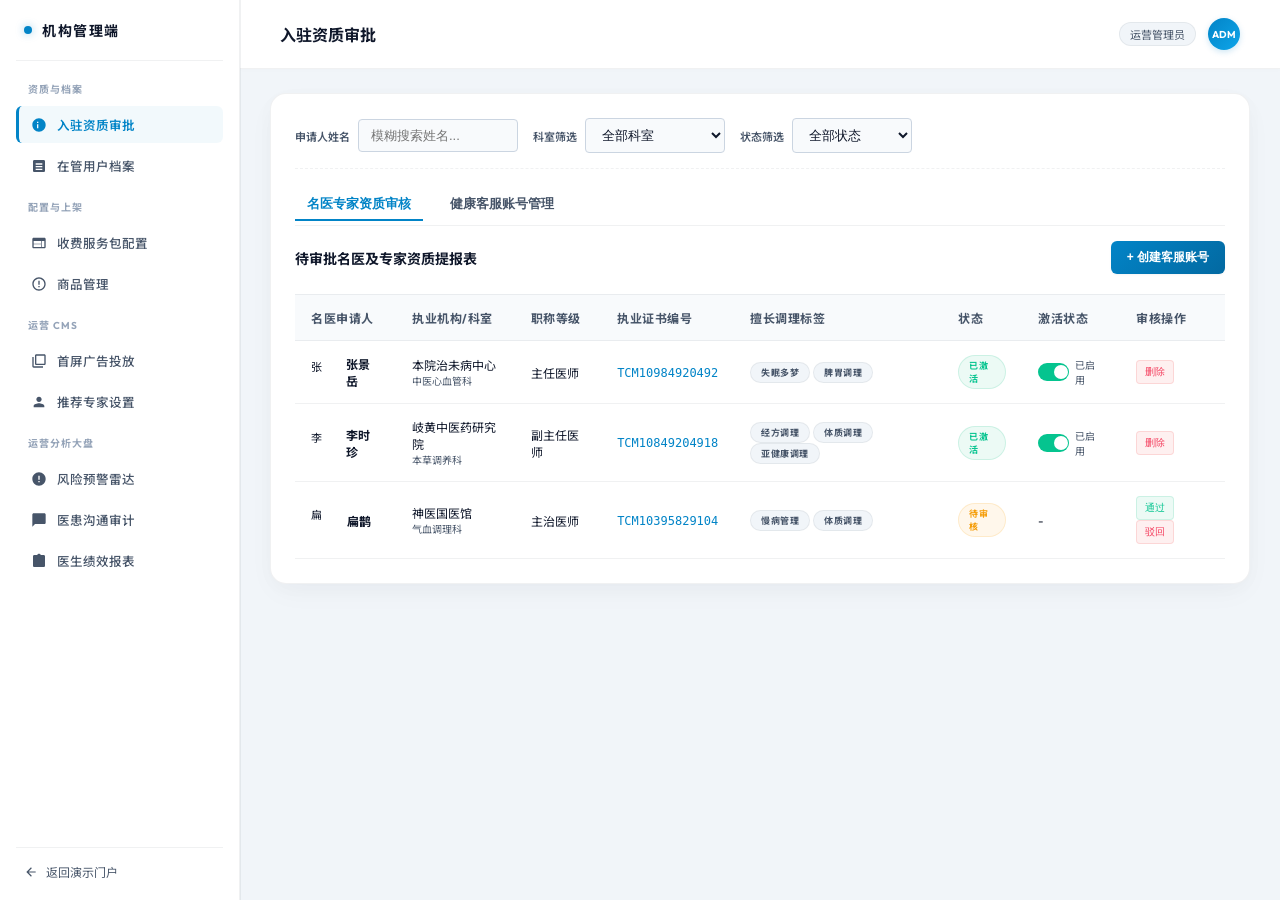
<file: institution.html>
<!DOCTYPE html>
<html lang="zh-CN">
<head>
    <meta charset="UTF-8">
    <meta name="viewport" content="width=device-width, initial-scale=1.0">
    <title>机构端运营后台 - AI主动健康平台</title>
    <meta name="description" content="机构运营及服务管理中心：资质审批、商品化上架、CMS投放与大盘运营绩效审计。">
    <link rel="stylesheet" href="institution.css">
</head>
<body>

    <!-- 全局页面容器 -->
    <div class="admin-layout">
        
        <!-- ==================== 左侧固定导航栏 (二级子菜单重构) ==================== -->
        <aside class="sidebar">
            <div class="brand">
                <span class="brand-dot"></span>
                <span class="brand-name">机构管理端</span>
            </div>
            
            <nav class="sidebar-nav">
                <!-- 模块一：资质与档案 -->
                <div class="menu-group">
                    <div class="menu-group-title">资质与档案</div>
                    <a href="#" class="nav-item active" data-panel="approval-audit">
                        <svg viewBox="0 0 24 24"><path d="M12 2C6.48 2 2 6.48 2 12s4.48 10 10 10 10-4.48 10-10S17.52 2 12 2zm-1 15h-2v-6h2v6zm0-8h-2V7h2v2z"/></svg>
                        入驻资质审批
                    </a>
                    <a href="#" class="nav-item" data-panel="patient-records">
                        <svg viewBox="0 0 24 24"><path d="M19 3H5c-1.1 0-2 .9-2 2v14c0 1.1.9 2 2 2h14c1.1 0 2-.9 2-2V5c0-1.1-.9-2-2-2zm-2 15H7v-2h10v2zm0-4H7v-2h10v2zm0-4H7V8h10v2z"/></svg>
                        在管用户档案
                    </a>
                </div>

                <!-- 模块二：服务包与商品 -->
                <div class="menu-group">
                    <div class="menu-group-title">配置与上架</div>
                    <a href="#" class="nav-item" data-panel="package-config">
                        <svg viewBox="0 0 24 24"><path d="M20 4H4c-1.1 0-1.99.9-1.99 2L2 18c0 1.1.9 2 2 2h16c1.1 0 2-.9 2-2V6c0-1.1-.9-2-2-2zm-5 14H4v-4h11v4zm0-5H4V9h11v4zm5 5h-4V9h4v9z"/></svg>
                        收费服务包配置
                    </a>
                    <a href="#" class="nav-item" data-panel="goods-management">
                        <svg viewBox="0 0 24 24"><path d="M12 22C6.49 22 2 17.51 2 12S6.49 2 12 2s10 4.49 10 10-4.49 10-10 10zm0-18c-4.41 0-8 3.59-8 8s3.59 8 8 8 8-3.59 8-8-3.59-8-8-8zm1 11h-2v2h2v-2zm0-8h-2v6h2V7z"/></svg>
                        商品管理
                    </a>
                </div>

                <!-- 模块三：运营内容管理 -->
                <div class="menu-group">
                    <div class="menu-group-title">运营 CMS</div>
                    <a href="#" class="nav-item" data-panel="cms-banner">
                        <svg viewBox="0 0 24 24"><path d="M4 6H2v14c0 1.1.9 2 2 2h14v-2H4V6zm16-4H8c-1.1 0-2 .9-2 2v12c0 1.1.9 2 2 2h12c1.1 0 2-.9 2-2V4c0-1.1-.9-2-2-2zm0 14H8V4h12v12z"/></svg>
                        首屏广告投放
                    </a>
                    <a href="#" class="nav-item" data-panel="cms-doctor">
                        <svg viewBox="0 0 24 24"><path d="M12 12c2.21 0 4-1.79 4-4s-1.79-4-4-4-4 1.79-4 4 1.79 4 4 4zm0 2c-2.67 0-8 1.34-8 4v2h16v-2c0-2.66-5.33-4-8-4z"/></svg>
                        推荐专家设置
                    </a>
                </div>

                <!-- 模块四：数据大盘 -->
                <div class="menu-group">
                    <div class="menu-group-title">运营分析大盘</div>
                    <a href="#" class="nav-item" data-panel="report-radar">
                        <svg viewBox="0 0 24 24"><path d="M12 2C6.48 2 2 6.48 2 12s4.48 10 10 10 10-4.48 10-10S17.52 2 12 2zm1 15h-2v-2h2v2zm0-4h-2V7h2v6z"/></svg>
                        风险预警雷达
                    </a>
                    <a href="#" class="nav-item" data-panel="report-audit">
                        <svg viewBox="0 0 24 24"><path d="M20 2H4c-1.1 0-1.99.9-1.99 2L2 22l4-4h14c1.1 0 2-.9 2-2V4c0-1.1-.9-2-2-2z"/></svg>
                        医患沟通审计
                    </a>
                    <a href="#" class="nav-item" data-panel="report-performance">
                        <svg viewBox="0 0 24 24"><path d="M19 3h-4.18C14.4 1.84 13.3 1 12 1c-1.3 0-2.4.84-2.82 2H5c-1.1 0-2 .9-2 2v14c0 1.1.9 2 2 2h14c1.1 0 2-.9 2-2V5c0-1.1-.9-2-2-2z"/></svg>
                        医生绩效报表
                    </a>
                </div>
            </nav>
            
            <div class="sidebar-footer">
                <a href="index.html" class="exit-link">
                    <svg viewBox="0 0 24 24"><path d="M20 11H7.83l5.59-5.59L12 4l-8 8 8 8 1.41-1.41L7.83 13H20v-2z"/></svg>
                    返回演示门户
                </a>
            </div>
        </aside>

        <!-- ==================== 右侧核心内容区 ==================== -->
        <main class="main-content">
            
            <!-- 头部全局状态栏 -->
            <header class="content-header">
                <h2 id="current-panel-title">入驻资质审批</h2>
                <div class="user-profile">
                    <span class="user-role">运营管理员</span>
                    <div class="admin-avatar">ADM</div>
                </div>
            </header>
            
            <!-- 各面板内容区 -->
            <div class="panel-container">
                
                <!-- ==================== 二级面板 1：入驻审批 ==================== -->
                <div class="view-panel active" id="panel-approval-audit">
                    <div class="card-glass shadow-sm">
                        <!-- 增设过滤搜索栏 -->
                        <div class="filter-row">
                            <div class="filter-group">
                                <label class="filter-label">申请人姓名</label>
                                <input type="text" class="form-input" id="searchApprovalName" placeholder="模糊搜索姓名..." style="width: 160px;" oninput="filterApprovalList()">
                            </div>
                            <div class="filter-group" id="filter-dept-group">
                                <label class="filter-label">科室筛选</label>
                                <select class="form-input" id="filterApprovalDept" style="width: 140px;" onchange="filterApprovalList()">
                                    <option value="all">全部科室</option>
                                    <option value="中医心血管科">中医心血管科</option>
                                    <option value="本草调养科">本草调养科</option>
                                    <option value="气血调理科">气血调理科</option>
                                </select>
                            </div>
                            <div class="filter-group" id="filter-status-group">
                                <label class="filter-label">状态筛选</label>
                                <select class="form-input" id="filterApprovalStatus" style="width: 120px;" onchange="filterApprovalList()">
                                    <option value="all">全部状态</option>
                                    <option value="pending">待审核</option>
                                    <option value="approved">已激活</option>
                                    <option value="rejected">已驳回</option>
                                    <option value="disabled">已禁用</option>
                                </select>
                            </div>
                        </div>
                        <!-- 审批 Tab 页签切分 -->
                        <div class="tabs-container" style="margin-bottom: 15px; display: flex; gap: 15px; border-bottom: 1px solid var(--border-color); padding-bottom: 4px;">
                            <button class="tab-btn active" onclick="switchApprovalTab('doctor')" id="btn-tab-approval-doc" style="font-size:13px; font-weight:600; padding:6px 12px; cursor:pointer;">名医专家资质审核</button>
                            <button class="tab-btn" onclick="switchApprovalTab('staff')" id="btn-tab-approval-staff" style="font-size:13px; font-weight:600; padding:6px 12px; cursor:pointer;">健康客服账号管理</button>
                        </div>

                        <div class="panel-header-action" style="margin-top:10px;">
                            <h3 id="approval-table-title">待审批名医及专家资质提报表</h3>
                            <button class="btn btn-primary" onclick="openAddStaffModal()">+ 创建客服账号</button>
                        </div>
                        
                        <!-- 医生审核表格 -->
                        <div class="table-container" id="doctor-approval-table-box">
                            <table class="table">
                                <thead>
                                    <tr>
                                        <th>名医申请人</th>
                                        <th>执业机构/科室</th>
                                        <th>职称等级</th>
                                        <th>执业证书编号</th>
                                        <th>擅长调理标签</th>
                                        <th>状态</th>
                                        <th>激活状态</th>
                                        <th>审核操作</th>
                                    </tr>
                                </thead>
                                <tbody id="approval-list-doc">
                                    <!-- JS 渲染 -->
                                </tbody>
                            </table>
                        </div>

                        <!-- 客服审核表格 -->
                        <div class="table-container" id="staff-approval-table-box" style="display:none;">
                            <table class="table">
                                <thead>
                                    <tr>
                                        <th>客服姓名</th>
                                        <th>联系电话</th>
                                        <th>角色名称</th>
                                        <th>激活状态</th>
                                        <th>操作</th>
                                    </tr>
                                </thead>
                                <tbody id="approval-list-staff">
                                    <!-- JS 渲染 -->
                                </tbody>
                            </table>
                        </div>
                    </div>
                </div>

                <!-- ==================== 二级面板 2：在管用户档案 ==================== -->
                <div class="view-panel" id="panel-patient-records">
                    <div class="card-glass shadow-sm">
                        <!-- 搜索与筛选 -->
                        <div class="filter-row">
                            <div class="filter-group">
                                <label class="filter-label">居民检索</label>
                                <input type="text" class="form-input" id="searchRecordInput" style="width:200px;" placeholder="姓名、手机号..." oninput="filterPatientsList()">
                            </div>
                            <div class="filter-group">
                                <label class="filter-label">健康评级</label>
                                <select class="form-input" id="filterPatientState" style="width:140px;" onchange="filterPatientsList()">
                                    <option value="all">全部健康判定</option>
                                    <option value="normal">正常 (绿)</option>
                                    <option value="warning">亚健康 (黄)</option>
                                    <option value="risk">高危风险 (红)</option>
                                </select>
                            </div>
                        </div>

                        <div class="panel-header-action">
                            <h3>全平台在管居民健康档案库</h3>
                            <button class="btn btn-primary" onclick="openAddPatientModal()">+ 新增居民档案</button>
                        </div>
                        
                        <div class="table-container">
                            <table class="table">
                                <thead>
                                    <tr>
                                        <th>姓名</th>
                                        <th>手机号</th>
                                        <th>性别/年龄</th>
                                        <th>BMI状态</th>
                                        <th>健康判定状态</th>
                                        <th>实时体征</th>
                                        <th>操作</th>
                                    </tr>
                                </thead>
                                <tbody id="records-list">
                                    <!-- 由 JS 渲染 -->
                                </tbody>
                            </table>
                        </div>
                    </div>
                </div>

                <!-- ==================== 二级面板 3：服务包配置 ==================== -->
                <div class="view-panel" id="panel-package-config">
                    <div class="card-glass shadow-sm">
                        <!-- 搜索与筛选 -->
                        <div class="filter-row">
                            <div class="filter-group">
                                <label class="filter-label">服务包搜索</label>
                                <input type="text" class="form-input" id="searchPackageInput" style="width:200px;" placeholder="服务包名称..." oninput="filterPackagesList()">
                            </div>
                            <div class="filter-group">
                                <label class="filter-label">销售状态</label>
                                <select class="form-input" id="filterPackageStatus" style="width:140px;" onchange="filterPackagesList()">
                                    <option value="all">全部状态</option>
                                    <option value="published">销售中</option>
                                    <option value="unpublished">已下架</option>
                                    <option value="outofstock">暂不可售 (关联售罄)</option>
                                </select>
                            </div>
                        </div>

                        <div class="panel-header-action">
                            <h3>主动健康服务收费调理包配置表</h3>
                            <button class="btn btn-primary" onclick="openAddPackageModal()">+ 配置调理包</button>
                        </div>
                        <div class="table-container">
                            <table class="table">
                                <thead>
                                    <tr>
                                        <th>服务包名称</th>
                                        <th>周期价格(元)</th>
                                        <th>调理周期(天)</th>
                                        <th>咨询额度</th>
                                        <th>报警额度</th>
                                        <th>限额人数</th>
                                        <th>关联商品</th>
                                        <th>销售状态</th>
                                        <th>状态开关</th>
                                        <th>操作</th>
                                    </tr>
                                </thead>
                                <tbody id="package-list-tbody">
                                    <!-- 由 JS 动态表格渲染 -->
                                </tbody>
                            </table>
                        </div>
                    </div>
                </div>

                <!-- ==================== 二级面板 4：商品管理 ==================== -->
                <div class="view-panel" id="panel-goods-management">
                    <div class="card-glass shadow-sm">
                        <!-- 搜索与筛选 -->
                        <div class="filter-row">
                            <div class="filter-group">
                                <label class="filter-label">商品搜索</label>
                                <input type="text" class="form-input" id="searchProductInput" style="width:200px;" placeholder="商品名称..." oninput="filterProductsList()">
                            </div>
                            <div class="filter-group">
                                <label class="filter-label">品类</label>
                                <select class="form-input" id="filterProductCat" style="width:120px;" onchange="filterProductsList()">
                                    <option value="all">全部品类</option>
                                    <option value="硬件">智能硬件设备</option>
                                    <option value="配件">硬件周边配件</option>
                                    <option value="茶">茶类</option>
                                    <option value="膳">膳类</option>
                                    <option value="膏">膏类</option>
                                    <option value="浴">浴类</option>
                                </select>
                            </div>
                            <div class="filter-group">
                                <label class="filter-label">库存状态</label>
                                <select class="form-input" id="filterProductStock" style="width:140px;" onchange="filterProductsList()">
                                    <option value="all">全部库存</option>
                                    <option value="sufficient">充足</option>
                                    <option value="warning">库存紧张</option>
                                    <option value="empty">已售罄</option>
                                </select>
                            </div>
                        </div>

                        <div class="panel-header-action">
                            <h3>药食同源健康商品库存与预警管理表</h3>
                            <button class="btn btn-primary" onclick="openAddProductModal()">+ 配置新商品</button>
                        </div>
                        <div class="table-container">
                            <table class="table">
                                <thead>
                                    <tr>
                                        <th>商品名称</th>
                                        <th>品类</th>
                                        <th>单价</th>
                                        <th>物理库存量</th>
                                        <th>预警阈值</th>
                                        <th>库存状态</th>
                                        <th>生效状态</th>
                                        <th>开启状态</th>
                                        <th>操作</th>
                                    </tr>
                                </thead>
                                <tbody id="product-list-tbody">
                                    <!-- 由 JS 动态渲染表格 -->
                                </tbody>
                            </table>
                        </div>
                    </div>
                </div>

                <!-- ==================== 二级面板 5：首屏广告投放 ==================== -->
                <div class="view-panel" id="panel-cms-banner">
                    <div class="card-glass shadow-sm">
                        <!-- 搜索与筛选 -->
                        <div class="filter-row">
                            <div class="filter-group">
                                <label class="filter-label">广告搜索</label>
                                <input type="text" class="form-input" id="searchBannerInput" style="width:200px;" placeholder="广告标题..." oninput="filterBannersList()">
                            </div>
                            <div class="filter-group">
                                <label class="filter-label">投放状态</label>
                                <select class="form-input" id="filterBannerStatus" style="width:120px;" onchange="filterBannersList()">
                                    <option value="all">全部状态</option>
                                    <option value="ON">ON (投递中)</option>
                                    <option value="OFF">OFF (已暂停)</option>
                                </select>
                            </div>
                        </div>

                        <div class="panel-header-action">
                            <h3>首屏 Banner 广告投放配置</h3>
                            <button class="btn btn-primary" onclick="openAddBannerModal()">+ 新增广告投放</button>
                        </div>
                        <div class="table-container">
                            <table class="table">
                                <thead>
                                    <tr>
                                        <th>Banner信息</th>
                                        <th>跳转链接配置</th>
                                        <th>生效时间</th>
                                        <th>显示排序</th>
                                        <th>投放状态</th>
                                        <th>开启状态</th>
                                        <th>操作</th>
                                    </tr>
                                </thead>
                                <tbody id="banner-list">
                                    <!-- JS 渲染 -->
                                </tbody>
                            </table>
                        </div>
                    </div>
                </div>

                <!-- ==================== 二级面板 6：名医推荐配置 ==================== -->
                <div class="view-panel" id="panel-cms-doctor">
                    <div class="card-glass shadow-sm">
                        <!-- 搜索与筛选 -->
                        <div class="filter-row">
                            <div class="filter-group">
                                <label class="filter-label">专家搜索</label>
                                <input type="text" class="form-input" id="searchRecommendInput" style="width:200px;" placeholder="名医专家姓名..." oninput="filterRecommendsList()">
                            </div>
                        </div>

                        <div class="panel-header-action">
                            <h3>推荐专家置顶及权重分值设置</h3>
                            <button class="btn btn-primary" onclick="openAddRecommendModal()">+ 添加推荐专家</button>
                        </div>
                        <div class="table-container">
                            <table class="table">
                                <thead>
                                    <tr>
                                        <th>专家信息</th>
                                        <th>推荐宣传语</th>
                                        <th>推荐排序权重分 (1-100)</th>
                                        <th>生效状态</th>
                                        <th>开启状态</th>
                                        <th>操作</th>
                                    </tr>
                                </thead>
                                <tbody id="recommend-list">
                                    <!-- JS 渲染 -->
                                </tbody>
                            </table>
                        </div>
                        <div style="font-size: 11px; color: var(--text-secondary); margin-top: 15px; background:#f8fafc; border:1px solid var(--border-color); padding:10px 14px; border-radius:6px; line-height:1.4;">
                            💡 权重算法规则说明：居民端名医列表按照设置的“推荐排序权重分”从大到小进行降序重排。若权重分相同，则自动按审核通过的时间戳正序排列。
                        </div>
                    </div>
                </div>

                <!-- ==================== 二级面板 7：风险预警雷达 ==================== -->
                <div class="view-panel" id="panel-report-radar">
                    <div class="report-summary-cards">
                        <div class="summary-card">
                            <span class="sum-label">本月在管居民</span>
                            <span class="sum-val">1,248 人</span>
                        </div>
                        <div class="summary-card">
                            <span class="sum-label">健康干预下发</span>
                            <span class="sum-val" id="total-recipes-count">342 份</span>
                        </div>
                        <div class="summary-card">
                            <span class="sum-label">警警情响应率</span>
                            <span class="sum-val" style="color:var(--primary);">100%</span>
                        </div>
                        <div class="summary-card">
                            <span class="sum-label">预警平均响应时长</span>
                            <span class="sum-val" id="avg-response-time">4.2 分钟</span>
                        </div>
                    </div>

                    <div class="report-radar-grid" style="margin-top:20px;">
                        <!-- 实时报警雷达 -->
                        <div class="card-glass shadow-sm">
                            <div class="panel-header-action">
                                <h3>🔴 实时风险预警跟进雷达</h3>
                                <div class="filter-group">
                                    <input type="text" class="form-input" id="searchRadarInput" placeholder="搜索居民..." style="width:140px; padding:4px 8px; font-size:11px;" oninput="filterRadarList()">
                                </div>
                            </div>
                            <div class="radar-alarm-list" id="radar-list">
                                <!-- JS 渲染 -->
                            </div>
                        </div>

                        <!-- 医生饱和度图谱 -->
                        <div class="card-glass shadow-sm">
                            <div class="panel-header-action">
                                <h3>值班医生在岗监控与接诊饱和度</h3>
                                <div class="filter-group">
                                    <input type="text" class="form-input" id="searchDutyDocInput" placeholder="搜索医生..." style="width:140px; padding:4px 8px; font-size:11px;" oninput="filterDutyDocList()">
                                </div>
                            </div>
                            <div class="table-container">
                                <table class="table">
                                    <thead>
                                        <tr>
                                            <th>就诊医生</th>
                                            <th>在岗状态</th>
                                            <th>风险在管数</th>
                                            <th>签约饱和度 (签约/服务上限)</th>
                                        </tr>
                                    </thead>
                                    <tbody id="doctor-status-list">
                                        <!-- JS 渲染 -->
                                    </tbody>
                                </table>
                            </div>
                        </div>
                    </div>
                </div>

                <!-- ==================== 二级面板 8：医患沟通审计 ==================== -->
                <div class="view-panel" id="panel-report-audit">
                    <div class="card-glass shadow-sm">
                        <div class="panel-header-action">
                            <h3>医患实时沟通对话日志明细审计</h3>
                            <div style="display:flex; gap:10px; align-items:center;">
                                <input type="text" class="form-input" id="searchAuditInput" placeholder="搜索医生/患者..." style="width:150px; padding:4px 8px; font-size:11px;" oninput="filterAuditList()">
                                <button class="btn btn-secondary" style="padding:6px 12px; font-size:11px;" onclick="showGlobalNotification('【审计日志】全量明细日志导出为 encrypted CSV 成功！')">导出全量审计日志</button>
                            </div>
                        </div>
                        <div class="table-container">
                            <table class="table">
                                <thead>
                                    <tr>
                                        <th>会话触发时段</th>
                                        <th>责任医患明细</th>
                                        <th>对话沟通消息量</th>
                                        <th>医生首次响应延迟</th>
                                        <th>日志操作</th>
                                    </tr>
                                </thead>
                                <tbody id="chat-audit-list">
                                    <!-- JS 渲染 -->
                                </tbody>
                            </table>
                        </div>
                    </div>
                </div>

                <!-- ==================== 二级面板 9：医生绩效考核 ==================== -->
                <div class="view-panel" id="panel-report-performance">
                    <div class="card-glass shadow-sm">
                        <div class="panel-header-action">
                            <h3>医生服务绩效与平均预警响应率考核</h3>
                            <div style="display:flex; gap:10px; align-items:center;">
                                <input type="text" class="form-input" id="searchPerfInput" placeholder="搜索医生..." style="width:140px; padding:4px 8px; font-size:11px;" oninput="filterPerfList()">
                                <div class="btn-group">
                                    <button class="btn-mini active" id="perf-btn-time" onclick="sortPerformance('time')">按响应时长排序</button>
                                    <button class="btn-mini" id="perf-btn-rate" onclick="sortPerformance('rate')">按服务评价排序</button>
                                </div>
                            </div>
                        </div>
                        <div class="table-container">
                            <table class="table">
                                <thead>
                                    <tr>
                                        <th>医生姓名</th>
                                        <th>本月累计接诊数</th>
                                        <th>干预方案下发数</th>
                                        <th>高危响应平均耗时</th>
                                        <th>患者随随访满意评分</th>
                                    </tr>
                                </thead>
                                <tbody id="performance-list">
                                    <!-- JS 渲染 -->
                                </tbody>
                            </table>
                        </div>
                    </div>
                </div>

            </div>
        </main>
    </div>

    <!-- ==================== 各类成熟 B 端表单弹出 Modal (纯净浅色大厂风格) ==================== -->

    <!-- 驳回申请 Modal -->
    <div class="modal-overlay" id="reject-modal">
        <div class="modal-content">
            <div class="modal-header">
                <h3>驳回入驻申请</h3>
                <span class="modal-close" onclick="closeRejectModal()">✕</span>
            </div>
            <div class="modal-body">
                <div class="form-group">
                    <label class="form-label">驳回原因描述 (必填, 限200字)</label>
                    <textarea class="form-input" id="reject-reason-input" style="height: 100px; resize: none;" maxlength="200" placeholder="请详细阐述驳回原因，方便提报人修改重新提报..."></textarea>
                </div>
            </div>
            <div class="modal-footer">
                <button class="btn btn-secondary" onclick="closeRejectModal()">取消</button>
                <button class="btn btn-danger" onclick="submitRejectApproval()">确认驳回申请</button>
            </div>
        </div>
    </div>

    <!-- 创建客服 Modal -->
    <div class="modal-overlay" id="staff-modal">
        <div class="modal-content">
            <div class="modal-header">
                <h3>健康客服账号登记</h3>
                <span class="modal-close" onclick="closeAddStaffModal()">✕</span>
            </div>
            <div class="modal-body">
                <div class="form-group">
                    <label class="form-label">客服姓名</label>
                    <input type="text" class="form-input" id="staff-name" placeholder="请输入真实姓名">
                </div>
                <div class="form-group">
                    <label class="form-label">联系手机号</label>
                    <input type="text" class="form-input" id="staff-phone" placeholder="请输入联系电话">
                </div>
            </div>
            <div class="modal-footer">
                <button class="btn btn-secondary" onclick="closeAddStaffModal()">取消</button>
                <button class="btn btn-success" onclick="submitAddStaff()">确认创建健康客服</button>
            </div>
        </div>
    </div>

    <!-- 添加调理包 Modal -->
    <div class="modal-overlay" id="package-modal">
        <div class="modal-content" style="max-width: 500px;">
            <div class="modal-header">
                <h3>新增服务调理包配置</h3>
                <span class="modal-close" onclick="closeAddPackageModal()">✕</span>
            </div>
            <div class="modal-body">
                <div class="form-group">
                    <label class="form-label">调理包名称 (限30字)</label>
                    <input type="text" class="form-input" id="pkg-name" maxlength="30" placeholder="例如：气虚体质多维中西医调理服务包">
                </div>
                <div class="form-group-row">
                    <div class="form-group">
                        <label class="form-label">售价 (元)</label>
                        <input type="number" step="0.01" class="form-input" id="pkg-price" placeholder="0.00">
                    </div>
                    <div class="form-group">
                        <label class="form-label">服务包周期 (天)</label>
                        <input type="number" class="form-input" id="pkg-period" placeholder="30">
                    </div>
                </div>
                <div class="form-group-row">
                    <div class="form-group">
                        <label class="form-label">允许图文沟通次数</label>
                        <input type="number" class="form-input" id="pkg-chat-limit" placeholder="99">
                    </div>
                    <div class="form-group">
                        <label class="form-label">主动关怀推送额度</label>
                        <input type="number" class="form-input" id="pkg-alert-limit" placeholder="5">
                    </div>
                </div>
                <div class="form-group">
                    <label class="form-label">限购总人数 (额度)</label>
                    <input type="number" class="form-input" id="pkg-quota" placeholder="50">
                </div>
                <div class="form-group">
                    <label class="form-label">服务包展示图片</label>
                    <input type="text" class="form-input" id="pkg-image" placeholder="可输入图片URL，例如：assets/package_1.png">
                </div>
                <div class="form-group">
                    <label class="form-label">关联商品关联 (支持多选)</label>
                    <div class="checkbox-group" id="pkg-associated-goods">
                        <!-- JS 动态渲染 -->
                    </div>
                </div>
            </div>
            <div class="modal-footer">
                <button class="btn btn-secondary" onclick="closeAddPackageModal()">取消</button>
                <button class="btn btn-success" onclick="submitAddPackage()">发布生效</button>
            </div>
        </div>
    </div>

    <!-- 添加商品 Modal -->
    <div class="modal-overlay" id="product-modal">
        <div class="modal-content">
            <div class="modal-header">
                <h3>录入商品信息</h3>
                <span class="modal-close" onclick="closeAddProductModal()">✕</span>
            </div>
            <div class="modal-body">
                <div class="form-group">
                    <label class="form-label">商品名称</label>
                    <input type="text" class="form-input" id="prod-name" placeholder="如：人参黄精生脉饮">
                </div>
                <div class="form-group-row">
                    <div class="form-group">
                        <label class="form-label">商品大类</label>
                        <select class="form-input" id="prod-category">
                            <option value="硬件">智能硬件设备</option>
                            <option value="配件">硬件周边配件</option>
                            <option value="膳">药膳包</option>
                            <option value="膏">滋补膏方</option>
                            <option value="茶">养生茶饮</option>
                            <option value="浴">药浴理疗</option>
                        </select>
                    </div>
                    <div class="form-group">
                        <label class="form-label">售价 (元)</label>
                        <input type="number" step="0.01" class="form-input" id="prod-price" placeholder="0.00">
                    </div>
                </div>
                <div class="form-group-row">
                    <div class="form-group">
                        <label class="form-label">物理入库数量</label>
                        <input type="number" class="form-input" id="prod-stock" placeholder="100">
                    </div>
                    <div class="form-group">
                        <label class="form-label">库存不足预警线</label>
                        <input type="number" class="form-input" id="prod-threshold" placeholder="10">
                    </div>
                </div>
                <div class="form-group">
                    <label class="form-label">商品展示图片</label>
                    <input type="text" class="form-input" id="prod-image" placeholder="可输入图片URL，例如：assets/watch.png">
                </div>
            </div>
            <div class="modal-footer">
                <button class="btn btn-secondary" onclick="closeAddProductModal()">取消</button>
                <button class="btn btn-success" onclick="submitAddProduct()">确认录入</button>
            </div>
        </div>
    </div>

    <!-- Banner 投放 Modal -->
    <div class="modal-overlay" id="banner-modal">
        <div class="modal-content" style="max-width: 460px;">
            <div class="modal-header">
                <h3>新增首屏 Banner 广告投放</h3>
                <span class="modal-close" onclick="closeAddBannerModal()">✕</span>
            </div>
            <div class="modal-body">
                <div class="form-group">
                    <label class="form-label">Banner 宣传标题 (限20字)</label>
                    <input type="text" class="form-input" id="ban-title" maxlength="20" placeholder="请输入首屏 Banner 标题">
                </div>
                <div class="form-group">
                    <label class="form-label">Banner 跳转动作</label>
                    <select class="form-select" id="ban-link-type" onchange="toggleBannerLinkInput(this.value)">
                        <option value="external">外部链接</option>
                        <option value="doctor">指定名医主页</option>
                        <option value="package">健康调理包</option>
                    </select>
                </div>
                <div class="form-group">
                    <label class="form-label">动作路径/ID (跳转参数)</label>
                    <input type="text" class="form-input" id="ban-link-val" placeholder="https://...">
                </div>
                <div class="form-group-row">
                    <div class="form-group">
                        <label class="form-label">显示排序</label>
                        <input type="number" class="form-input" id="ban-order" value="1">
                    </div>
                    <div class="form-group">
                        <label class="form-label">发布状态</label>
                        <select class="form-select" id="ban-status">
                            <option value="ON">上架投放</option>
                            <option value="OFF">下架休眠</option>
                        </select>
                    </div>
                </div>
            </div>
            <div class="modal-footer">
                <button class="btn btn-secondary" onclick="closeAddBannerModal()">取消</button>
                <button class="btn btn-success" onclick="submitAddBanner()">确认发布</button>
            </div>
        </div>
    </div>

    <!-- ==================== 6. 生理数字人个人详情看板弹窗 (浅色科技版，支持二级下钻) ==================== -->
    <div class="modal-overlay" id="record-detail-modal" onclick="closeRecordDetailModal()">
        <div class="record-detail-container" onclick="event.stopPropagation()">
            
            <div class="modal-close-btn" onclick="closeRecordDetailModal()">✕</div>
            
            <div class="record-detail-title">
                <h2>居民健康画像数字孪生看板 <span class="sync-status" id="headerTimeDetail">手表指标 5s 动态刷新</span></h2>
            </div>

            <div class="record-detail-layout">
                <!-- 左列：基础信息 + 5大体征数据 + 趋势图 -->
                <div class="record-side-col">
                    
                    <!-- 模块 B: 用户核心信息 -->
                    <div class="info-block">
                        <div class="info-block-title">👤 用户核心资料</div>
                        <div class="profile-grid">
                            <div class="profile-item">
                                <span class="profile-label">用户名</span>
                                <span class="profile-val" id="pat-name">用****6</span>
                            </div>
                            <div class="profile-item">
                                <span class="profile-label">手机号</span>
                                <span class="profile-val" id="pat-phone">139****9056</span>
                            </div>
                            <div class="profile-item">
                                <span class="profile-label">性别年龄</span>
                                <span class="profile-val" id="pat-age">男 / 32岁</span>
                            </div>
                            <div class="profile-item">
                                <span class="profile-label">身高体重</span>
                                <span class="profile-val" id="pat-body">170cm / 69kg</span>
                            </div>
                            <div class="profile-item">
                                <span class="profile-label">BMI</span>
                                <span class="profile-val text-neon-green" id="pat-bmi">23.88 <span class="bmi-badge">正常</span></span>
                            </div>
                        </div>
                    </div>

                    <!-- 模块 D: 实时生理体征数据 -->
                    <div class="info-block" style="margin-top: 15px;">
                        <div class="info-block-title">⌚ 实时生理体征 (手表实时监测)</div>
                        <div class="flex-col gap-10">
                            <!-- D-1 心率 -->
                            <div class="vital-card border-heart">
                                <div class="vital-icon-box bg-heart">❤️</div>
                                <div class="vital-content">
                                    <div class="vital-row">
                                        <span class="vital-label">实时心率</span>
                                        <span class="vital-status text-neon-green" id="det-hr-status">正常</span>
                                    </div>
                                    <div class="vital-row-data">
                                        <span class="vital-number text-neon-cyan" id="det-hr">80</span>
                                        <span class="vital-unit">次/分</span>
                                    </div>
                                    <div class="vital-time" id="det-hr-time">更新时间: 刚刚</div>
                                </div>
                            </div>

                            <!-- D-2 睡眠 -->
                            <div class="vital-card border-sleep">
                                <div class="vital-icon-box bg-sleep">🛌</div>
                                <div class="vital-content">
                                    <div class="vital-row">
                                        <span class="vital-label">睡眠时长</span>
                                        <span class="vital-status text-neon-green" id="det-sleep-status">正常</span>
                                    </div>
                                    <div class="vital-row-data">
                                        <span class="vital-number text-neon-cyan" id="det-sleep">7.5</span>
                                        <span class="vital-unit">小时</span>
                                    </div>
                                    <div class="vital-time" id="det-sleep-time">更新时间: 刚刚</div>
                                </div>
                            </div>

                            <!-- D-3 血压 -->
                            <div class="vital-card border-bp">
                                <div class="vital-icon-box bg-bp">🩺</div>
                                <div class="vital-content">
                                    <div class="vital-row">
                                        <span class="vital-label">血压状况</span>
                                        <span class="vital-status text-neon-green" id="det-bp-status">正常</span>
                                    </div>
                                    <div class="vital-row-data">
                                        <span class="vital-number text-neon-cyan" id="det-bp">120/80</span>
                                        <span class="vital-unit">mmHg</span>
                                    </div>
                                    <div class="vital-time" id="det-bp-time">更新时间: 刚刚</div>
                                </div>
                            </div>

                            <!-- D-4 血氧 -->
                            <div class="vital-card border-o2">
                                <div class="vital-icon-box bg-o2">🩸</div>
                                <div class="vital-content">
                                    <div class="vital-row">
                                        <span class="vital-label">血氧饱和度</span>
                                        <span class="vital-status text-neon-green" id="det-spo2-status">正常</span>
                                    </div>
                                    <div class="vital-row-data">
                                        <span class="vital-number text-neon-cyan" id="det-spo2">99</span>
                                        <span class="vital-unit">%</span>
                                    </div>
                                    <div class="vital-time" id="det-spo2-time">更新时间: 刚刚</div>
                                </div>
                            </div>

                            <!-- D-5 步数 -->
                            <div class="vital-card border-step">
                                <div class="vital-icon-box bg-step">🏃</div>
                                <div class="vital-content">
                                    <div class="vital-row">
                                        <span class="vital-label">今日步数</span>
                                        <span class="vital-status text-neon-green" id="det-step-status">达标</span>
                                    </div>
                                    <div class="vital-row-data">
                                        <span class="vital-number text-neon-cyan" id="det-step">8000</span>
                                        <span class="vital-unit">步</span>
                                    </div>
                                    <div class="vital-time" id="det-step-time">更新时间: 刚刚</div>
                                </div>
                            </div>
                        </div>
                    </div>

                    <!-- 模块 E: 用户历史趋势折线图 -->
                    <div class="info-block" style="margin-top: 15px; height: 230px; display: flex; flex-direction: column;">
                        <div class="info-block-title">📈 生理指标30天趋势历史</div>
                        <div class="trends-tab-group">
                            <button class="trend-tab active" data-type="heart" onclick="switchDetailTrend('heart')">心率</button>
                            <button class="trend-tab" data-type="sleep" onclick="switchDetailTrend('sleep')">睡眠</button>
                            <button class="trend-tab" data-type="bp" onclick="switchDetailTrend('bp')">血压</button>
                            <button class="trend-tab" data-type="o2" onclick="switchDetailTrend('o2')">血氧</button>
                            <button class="trend-tab" data-type="step" onclick="switchDetailTrend('step')">步数</button>
                        </div>
                        <div class="trend-chart-draw-area" style="flex-grow: 1; margin-top: 10px;">
                            <svg id="detailTrendSVG" width="100%" height="100%" viewBox="0 0 280 130" preserveAspectRatio="none">
                                <!-- JS 动态重绘折线与渐变 -->
                            </svg>
                        </div>
                    </div>

                </div>

                <!-- 中列：3D生理数字人展示区 -->
                <div class="record-center-col">
                    
                    <!-- 模块 C: 3D数字人及发光底座 -->
                    <div class="twin-model-container">
                        
                        <!-- 悬浮标签系统 -->
                        <div class="floating-tag-item tag-l" id="detTagHeart" style="top: 100px; left: 10px;">
                            <span class="tag-status-icon bg-green">🟢</span>
                            <span class="tag-txt">心率: 80bpm</span>
                        </div>
                        
                        <div class="floating-tag-item tag-r" id="detTagSleep" style="top: 140px; right: 10px;">
                            <span class="tag-status-icon bg-green">🟢</span>
                            <span class="tag-txt">睡眠: 7.5h</span>
                        </div>

                        <div class="floating-tag-item tag-l" id="detTagBp" style="top: 180px; left: 5px;">
                            <span class="tag-status-icon bg-green">🟢</span>
                            <span class="tag-txt">血压: 120/80</span>
                        </div>

                        <div class="floating-tag-item tag-r" id="detTagO2" style="top: 220px; right: 5px;">
                            <span class="tag-status-icon bg-green">🟢</span>
                            <span class="tag-txt">血氧: 99%</span>
                        </div>

                        <div class="floating-tag-item tag-l" id="detTagStep" style="bottom: 80px; left: 15px;">
                            <span class="tag-status-icon bg-green">🟢</span>
                            <span class="tag-txt">步数: 8000步</span>
                        </div>

                        <!-- 虚线引线 SVG 图层 -->
                        <svg class="pointer-line-layer" id="pointerLineLayer" width="100%" height="100%">
                            <!-- 动态划线 -->
                        </svg>

                        <!-- 半透明蓝色 3D 数字人 -->
                        <div class="human-mesh-box">
                            <svg viewBox="0 0 100 240" class="human-mesh-svg">
                                <!-- 身体轮廓骨骼线 -->
                                <path class="body-skeleton" d="M50 20 L50 220 M30 60 L70 60 M30 60 L35 120 L28 180 M70 60 L65 120 L72 180 M40 130 L38 180 L42 230 M60 130 L62 180 L58 230 M40 130 L60 130" stroke="#0284c7" stroke-width="1.2" fill="none" opacity="0.6"/>
                                <circle cx="50" cy="30" r="14" stroke="#0284c7" stroke-width="1.5" fill="none" opacity="0.5"/>
                                <!-- 脑部微变发光 -->
                                <circle cx="50" cy="30" r="4" fill="#0284c7" opacity="0.8" class="skeleton-glow" id="detBrainGlow"></circle>
                                <!-- 心脏跳动发光 -->
                                <circle cx="48" cy="72" r="5" fill="#ef4444" id="detHeartGlow" class="heart-pulse-node"></circle>
                                <!-- 肺部发光 -->
                                <ellipse cx="50" cy="85" rx="7" ry="9" stroke="#0284c7" stroke-width="0.8" fill="none" opacity="0.4"/>
                                <!-- 胃部发光 -->
                                <path d="M46 102 Q50 96 54 105 Q58 114 48 116 Z" stroke="#0284c7" stroke-width="0.8" fill="none" opacity="0.4"/>
                                <!-- 肾脏发光 -->
                                <circle cx="42" cy="120" r="2.5" fill="#0284c7" opacity="0.4"></circle>
                                <circle cx="58" cy="120" r="2.5" fill="#0284c7" opacity="0.4"></circle>
                            </svg>
                        </div>

                        <!-- 双层自旋转底座 -->
                        <div class="digital-pedestal">
                            <div class="pedestal-ring ring-cw"></div>
                            <div class="pedestal-ring ring-ccw"></div>
                        </div>

                        <!-- 24小时评估总体状态 -->
                        <div class="pedestal-health-score">
                            <div class="score-lbl">24小时健康评估</div>
                            <div class="score-status text-neon-green" id="det-general-status">正常</div>
                            <div class="score-stars" id="det-general-stars">★★★★☆</div>
                        </div>
                    </div>
                </div>

                <!-- 右列：疾病预测 + 睡眠与运动直方图 + 八维中医雷达图 -->
                <div class="record-side-col">
                    
                    <!-- 模块 F: 未来一个月疾病风险评估 -->
                    <div class="info-block">
                        <div class="info-block-title">🔮 未来一个月疾病风险预测</div>
                        <div class="risk-bar-list">
                            <div class="bar-item">
                                <div class="bar-meta"><span>脑血管风险</span><span id="det-risk-stroke">5.2%</span></div>
                                <div class="bar-track"><div class="bar-fill bg-green" id="det-fill-stroke" style="width: 5.2%;"></div></div>
                            </div>
                            <div class="bar-item">
                                <div class="bar-meta"><span>心力衰竭</span><span id="det-risk-heartfail">1.2%</span></div>
                                <div class="bar-track"><div class="bar-fill bg-green" id="det-fill-heartfail" style="width: 1.2%;"></div></div>
                            </div>
                            <div class="bar-item">
                                <div class="bar-meta"><span>冠心病</span><span id="det-risk-chd">0.8%</span></div>
                                <div class="bar-track"><div class="bar-fill bg-green" id="det-fill-chd" style="width: 0.8%;"></div></div>
                            </div>
                            <div class="bar-item">
                                <div class="bar-meta"><span>房颤风险</span><span id="det-risk-af">0.6%</span></div>
                                <div class="bar-track"><div class="bar-fill bg-green" id="det-fill-af" style="width: 0.6%;"></div></div>
                            </div>
                        </div>
                    </div>

                    <!-- 模块 G: 睡眠分析直方图 -->
                    <div class="info-block" style="margin-top: 15px;">
                        <div class="info-block-title">🛌 睡眠周期分布监测</div>
                        <div class="sleep-stacked-container">
                            <div class="sleep-timeline-hours">
                                <span class="sleep-time-lbl">入睡 22:30</span>
                                <span class="sleep-time-lbl" style="text-align: right;">起 06:30</span>
                            </div>
                            <!-- 三色睡眠堆叠柱状图 -->
                            <div class="sleep-bar-gauge">
                                <div class="sleep-gauge-segment segment-deep" id="det-sleep-deep-pct" style="width: 35%;" title="深睡"></div>
                                <div class="sleep-gauge-segment segment-light" id="det-sleep-light-pct" style="width: 50%;" title="浅睡"></div>
                                <div class="sleep-gauge-segment segment-awake" id="det-sleep-awake-pct" style="width: 15%;" title="清醒"></div>
                            </div>
                            <!-- 数据比率明细 -->
                            <div class="sleep-stats-detail" style="margin-top: 8px; display: grid; grid-template-columns: repeat(3, 1fr); text-align: center; font-size: 10px;">
                                <div><span style="color: #0369a1; display: block; font-weight: 600;">深睡</span><span id="det-sleep-deep-val">2.6h</span></div>
                                <div><span style="color: #0284c7; display: block; font-weight: 600;">浅睡</span><span id="det-sleep-light-val">3.8h</span></div>
                                <div><span style="color: #eab308; display: block; font-weight: 600;">清醒</span><span id="det-sleep-awake-val">1.1h</span></div>
                            </div>
                        </div>
                    </div>

                    <!-- 模块 H: 24h 运动强度直方图 -->
                    <div class="info-block" style="margin-top: 15px;">
                        <div class="info-block-title">🏃 24小时运动分布 (每小时强度)</div>
                        <div class="motion-histogram-box">
                            <div class="motion-bars-row" id="detMotionBarsRow">
                                <!-- JS 动态画 24 根柱子 -->
                            </div>
                            <div class="motion-hours-labels">
                                <span>00:00</span>
                                <span>12:00</span>
                                <span>24:00</span>
                            </div>
                        </div>
                    </div>

                    <!-- 模块 I: 中医八维脏腑状况雷达图 -->
                    <div class="info-block" style="margin-top: 15px; flex-grow: 1; display: flex; flex-direction: column;">
                        <div class="info-block-title">☯️ 中医气血八维脏腑状况</div>
                        <div class="tcm-radar-section" style="flex-grow: 1; display: grid; grid-template-columns: 140px 1fr; gap: 10px; align-items: center;">
                            <!-- 雷达 SVG 绘图区 -->
                            <div class="radar-svg-box">
                                <svg width="140" height="140" id="tcmRadarSVG" style="display: block; overflow: visible;">
                                    <!-- 动态渲染多边形网格及顶点 -->
                                </svg>
                            </div>
                            <!-- 辨证病机与症状 -->
                            <div class="radar-diagnosis-box">
                                <div class="diag-title" id="detTcmDiagTitle">气血和平 🟢</div>
                                <div class="diag-row-sub">
                                    <span class="diag-lbl">出警病机</span>
                                    <span class="diag-txt-val" id="detTcmDiagPulse">脉象平缓，脏腑气血运行周流。</span>
                                </div>
                                <div class="diag-row-sub" style="margin-top: 5px;">
                                    <span class="diag-lbl">常见症状</span>
                                    <span class="diag-txt-val" id="detTcmDiagSymptoms">神清气爽，饮食正常，无腹胀、失眠多梦。</span>
                                </div>
                            </div>
                        </div>
                    </div>

                </div>
            </div>

        </div>
    </div>

    <!-- 居民档案 新增/编辑 Modal -->
    <div class="modal-overlay" id="patient-modal">
        <div class="modal-content" style="max-width: 600px;">
            <div class="modal-header">
                <h3 id="patient-modal-title">新增居民健康档案</h3>
                <span class="modal-close" onclick="closePatientModal()">✕</span>
            </div>
            <div class="modal-body" style="max-height: 450px; overflow-y: auto; padding-right: 5px;">
                <h4 style="font-size:12px; color:var(--accent); margin-bottom:10px; border-bottom:1px solid var(--border-color); padding-bottom:4px;">基本健康信息</h4>
                <div class="form-group-row">
                    <div class="form-group">
                        <label class="form-label">居民姓名</label>
                        <input type="text" class="form-input" id="pat-form-name" placeholder="请输入姓名">
                    </div>
                    <div class="form-group">
                        <label class="form-label">手机号</label>
                        <input type="text" class="form-input" id="pat-form-phone" placeholder="请输入11位手机号">
                    </div>
                </div>
                <div class="form-group-row">
                    <div class="form-group">
                        <label class="form-label">性别</label>
                        <select class="form-input" id="pat-form-gender">
                            <option value="男">男</option>
                            <option value="女">女</option>
                        </select>
                    </div>
                    <div class="form-group">
                        <label class="form-label">年龄</label>
                        <input type="text" class="form-input" id="pat-form-age" placeholder="例如：45岁">
                    </div>
                </div>
                <div class="form-group-row">
                    <div class="form-group">
                        <label class="form-label">身高 (cm)</label>
                        <input type="number" class="form-input" id="pat-form-height" placeholder="例如：170">
                    </div>
                    <div class="form-group">
                        <label class="form-label">体重 (kg)</label>
                        <input type="number" step="0.1" class="form-input" id="pat-form-weight" placeholder="例如：65">
                    </div>
                    <div class="form-group">
                        <label class="form-label">健康判定状态</label>
                        <input type="text" class="form-input" id="pat-form-state-display" readonly style="background:#f1f5f9; cursor:not-allowed;" value="健康 (绿)">
                        <input type="hidden" id="pat-form-state" value="normal">
                    </div>
                </div>
                
                <h4 style="font-size:12px; color:var(--accent); margin:15px 0 10px; border-bottom:1px solid var(--border-color); padding-bottom:4px;">健康评估风险报告评级</h4>
                <div class="form-group-row">
                    <div class="form-group">
                        <label class="form-label">脑血管风险评估</label>
                        <select class="form-input" id="pat-form-cardio-risk" onchange="autoCalcHealthState()">
                            <option value="低">低</option>
                            <option value="中">中</option>
                            <option value="高">高</option>
                        </select>
                    </div>
                    <div class="form-group">
                        <label class="form-label">情绪压力风险评估</label>
                        <select class="form-input" id="pat-form-emotion-risk" onchange="autoCalcHealthState()">
                            <option value="低">低</option>
                            <option value="中">中</option>
                            <option value="高">高</option>
                        </select>
                    </div>
                    <div class="form-group">
                        <label class="form-label">睡眠风险评估</label>
                        <select class="form-input" id="pat-form-sleep-risk" onchange="autoCalcHealthState()">
                            <option value="低">低</option>
                            <option value="中">中</option>
                            <option value="高">高</option>
                        </select>
                    </div>
                </div>
                
                <h4 style="font-size:12px; color:var(--accent); margin:15px 0 10px; border-bottom:1px solid var(--border-color); padding-bottom:4px;">手表监测体征 (初始模拟值)</h4>
                <div class="form-group-row">
                    <div class="form-group">
                        <label class="form-label">心率 (bpm)</label>
                        <input type="number" class="form-input" id="pat-form-hr" placeholder="如 75">
                    </div>
                    <div class="form-group">
                        <label class="form-label">血氧 (%)</label>
                        <input type="number" class="form-input" id="pat-form-spo2" placeholder="如 98">
                    </div>
                    <div class="form-group">
                        <label class="form-label">血压 (mmHg)</label>
                        <input type="text" class="form-input" id="pat-form-bp" placeholder="如 120/80">
                    </div>
                </div>
                <div class="form-group-row">
                    <div class="form-group">
                        <label class="form-label">睡眠时长 (小时)</label>
                        <input type="number" step="0.1" class="form-input" id="pat-form-sleep" placeholder="如 7.5">
                    </div>
                    <div class="form-group">
                        <label class="form-label">今日步数</label>
                        <input type="number" class="form-input" id="pat-form-steps" placeholder="如 6000">
                    </div>
                </div>

                <h4 style="font-size:12px; color:var(--accent); margin:15px 0 10px; border-bottom:1px solid var(--border-color); padding-bottom:4px;">中医辨证与经络信息</h4>
                <div class="form-group-row">
                    <div class="form-group">
                        <label class="form-label">经络运行盘</label>
                        <input type="text" class="form-input" id="pat-form-meridian" placeholder="如：心经 正常 (午时)">
                    </div>
                    <div class="form-group">
                        <label class="form-label">中医辨证</label>
                        <input type="text" class="form-input" id="pat-form-syndrome" placeholder="如：脾虚湿盛">
                    </div>
                </div>
                <div class="form-group">
                    <label class="form-label">表现症状</label>
                    <input type="text" class="form-input" id="pat-form-symptoms" placeholder="如：腹胀、失眠易醒">
                </div>
                <div class="form-group">
                    <label class="form-label">中医病机解释</label>
                    <textarea class="form-input" id="pat-form-explanation" style="height: 60px; resize: none;" placeholder="例如：脾虚则运化失司..."></textarea>
                </div>
            </div>
            <div class="modal-footer">
                <button class="btn btn-secondary" onclick="closePatientModal()">取消</button>
                <button class="btn btn-success" id="pat-form-submit-btn" onclick="submitPatientForm()">确认保存</button>
            </div>
        </div>
    </div>

    <!-- 浮动通知 -->
    <div class="global-float-notification" id="admin-notification"></div>

    <script src="institution.js" charset="utf-8"></script>
</body>
</html>
</file>
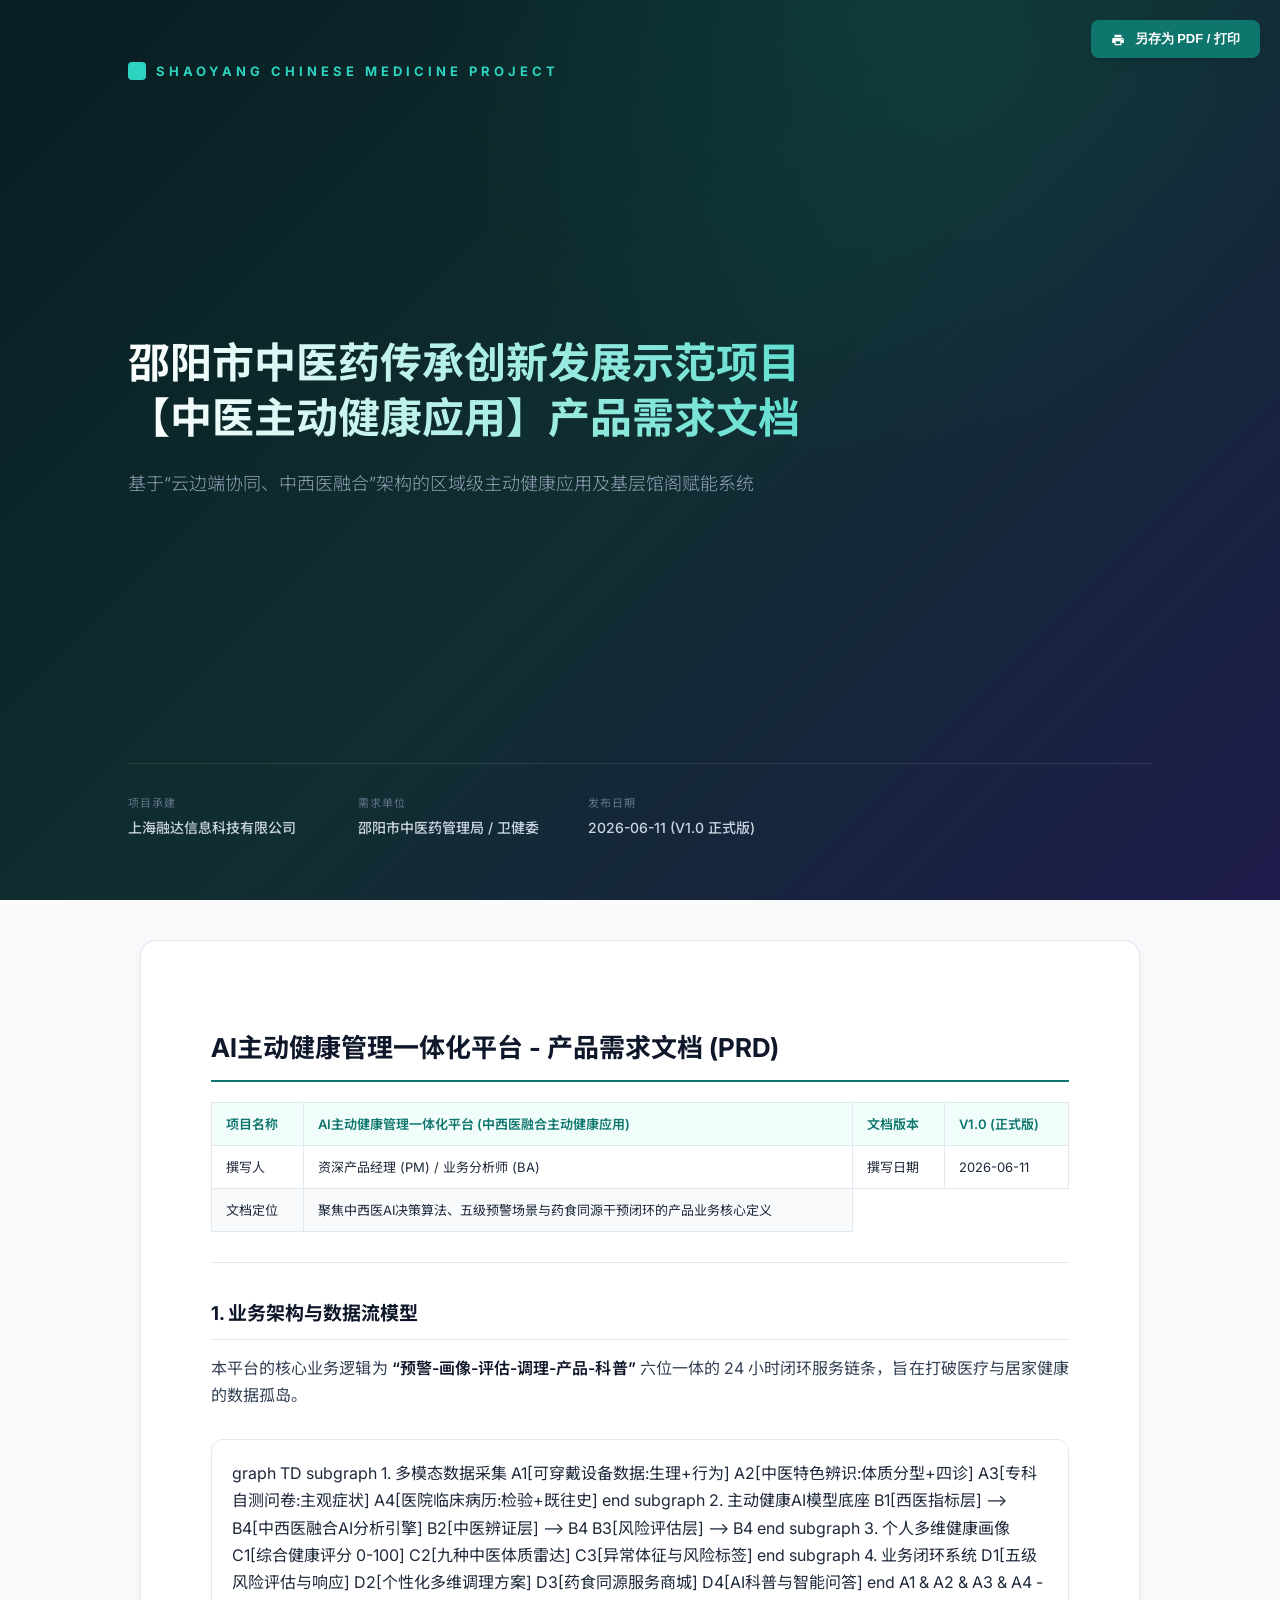
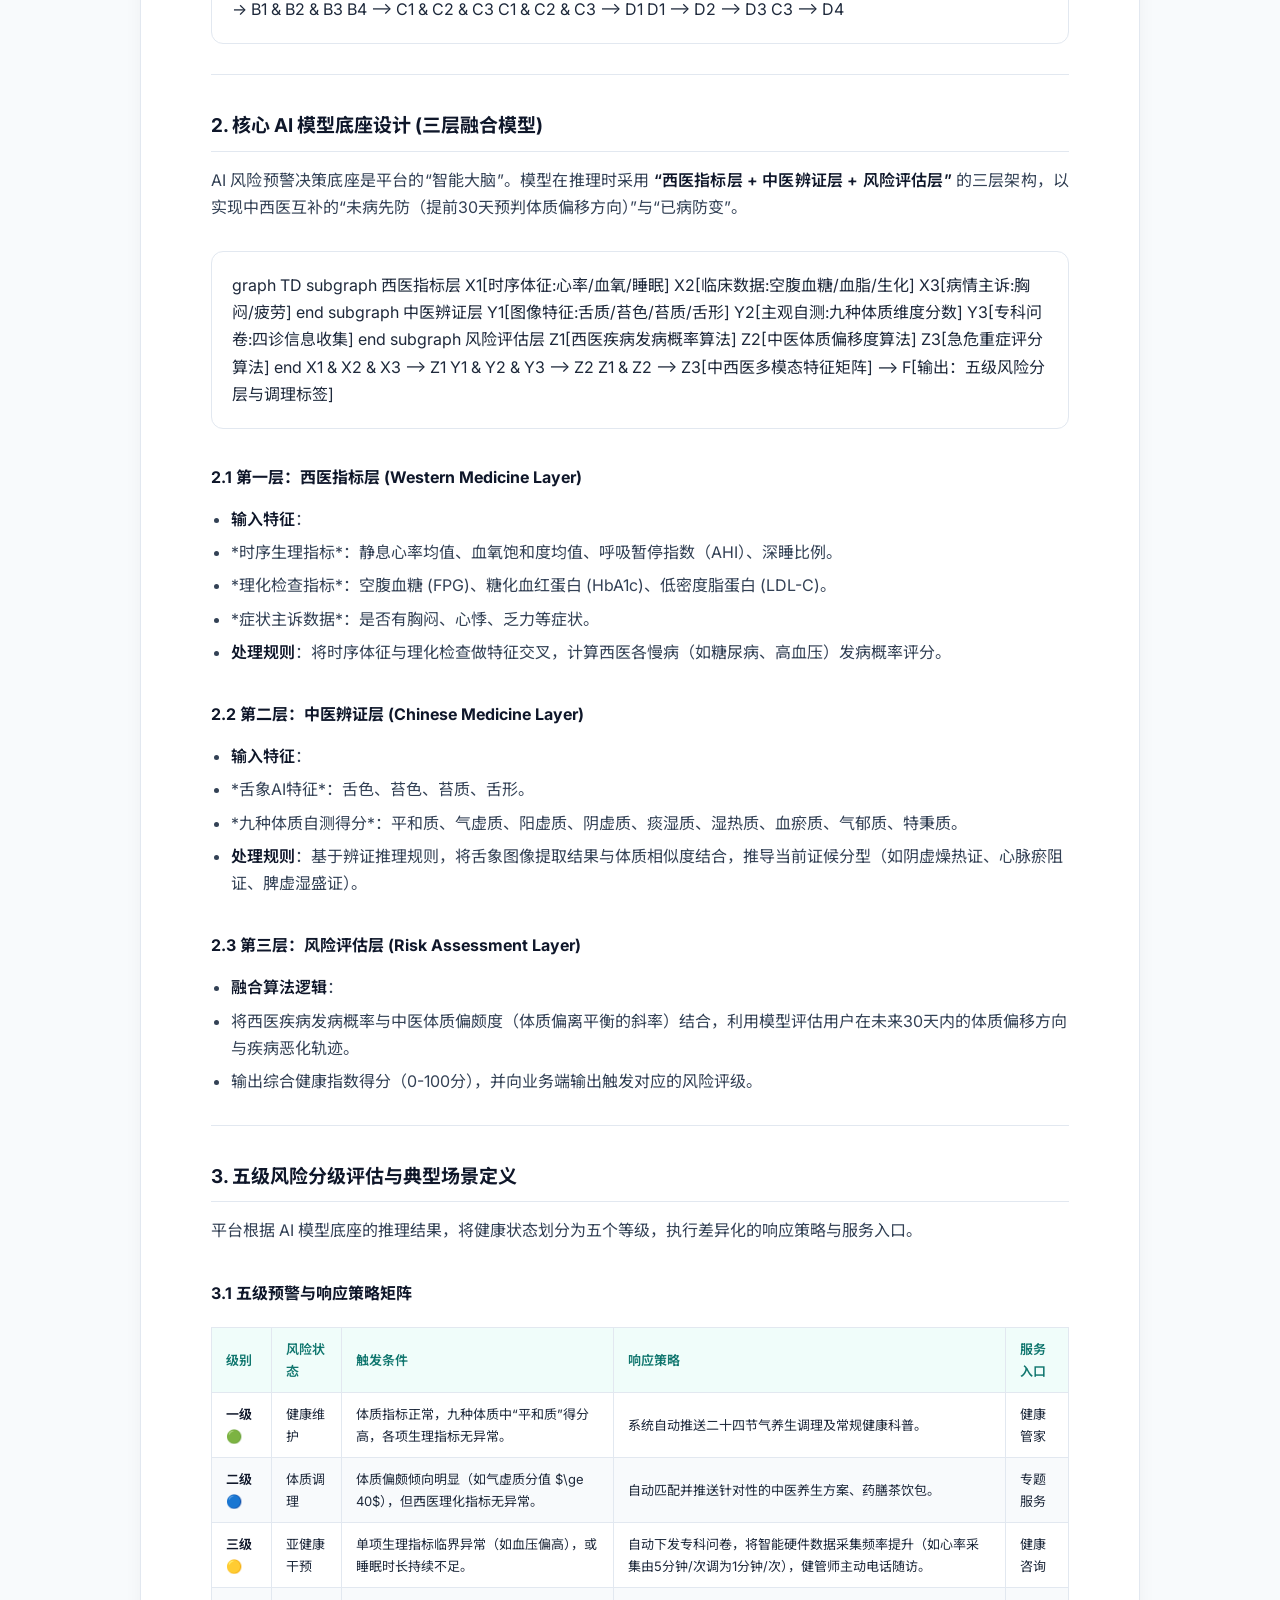
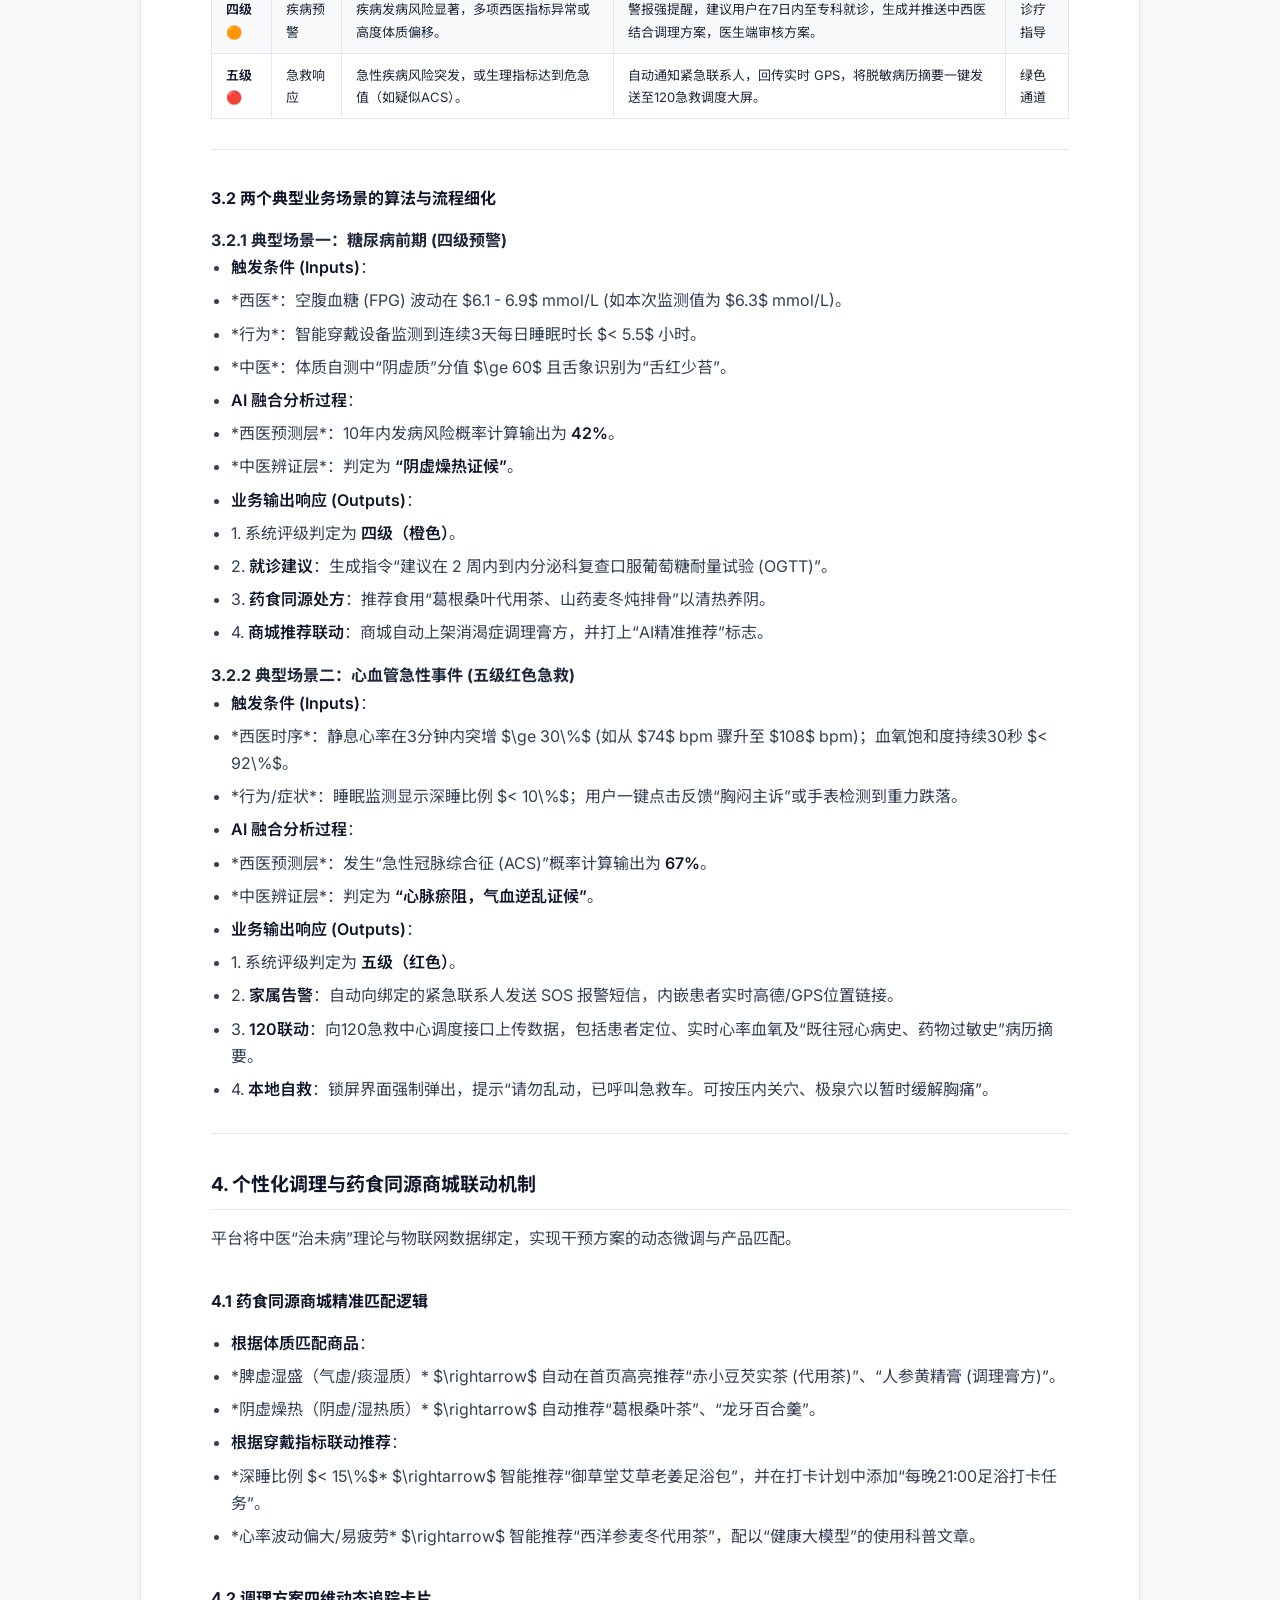
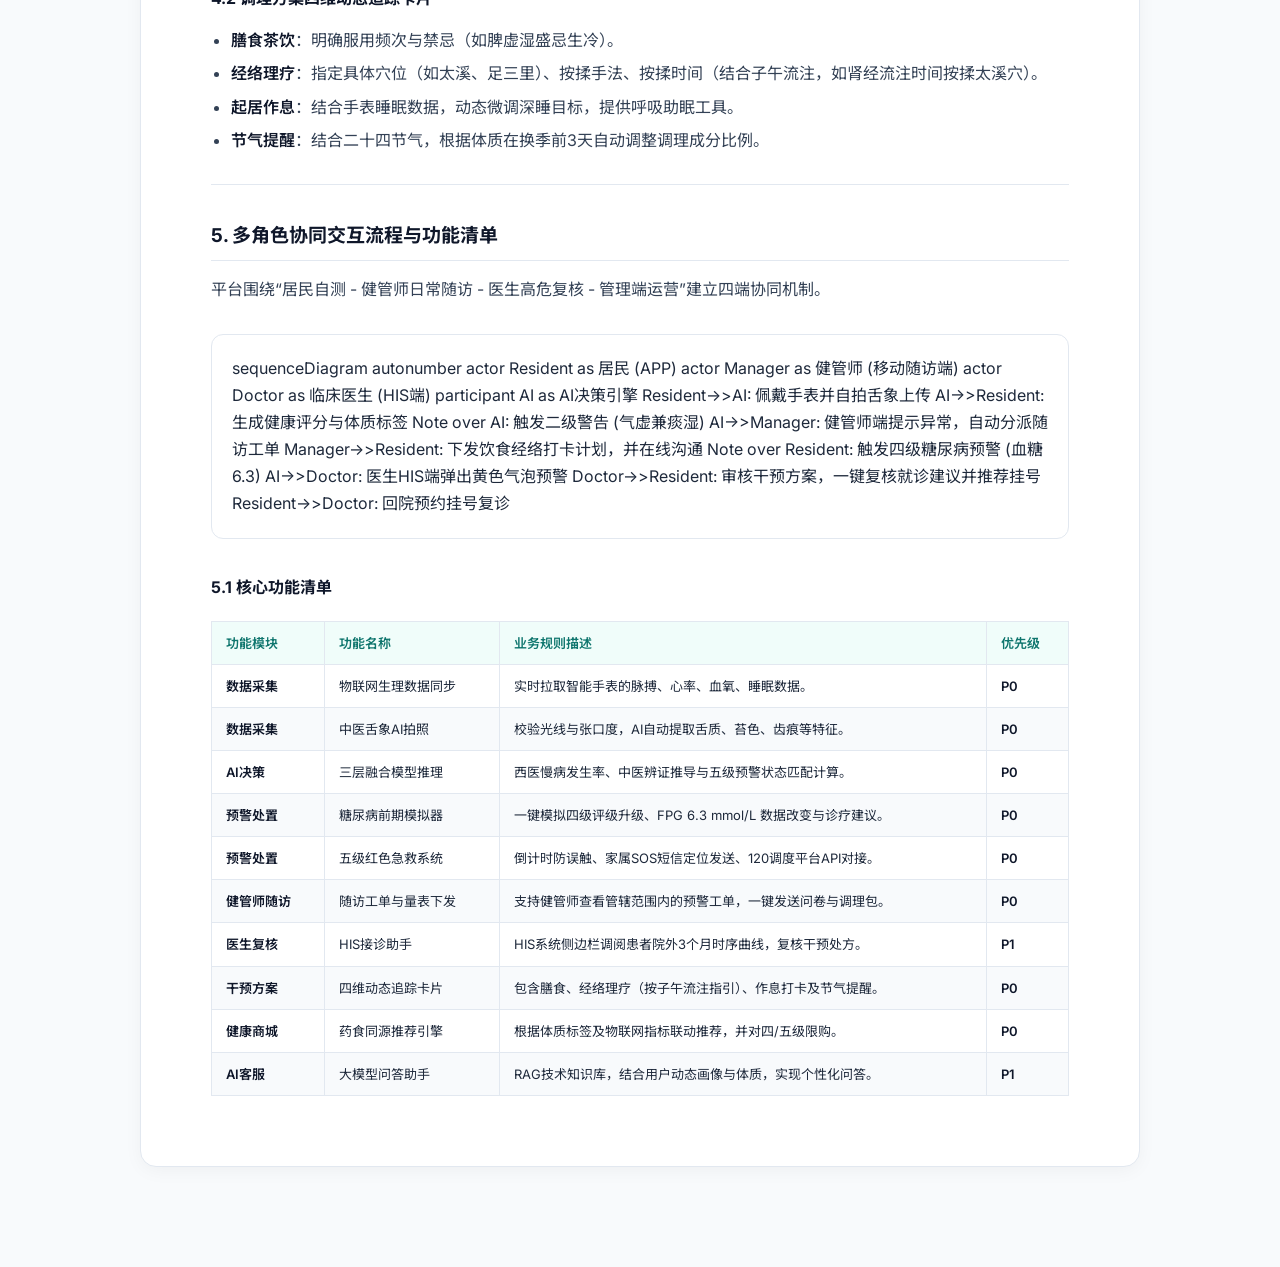
<file: PRD_Report_New.html>
<!DOCTYPE html>
<html lang="zh-CN">
<head>
    <meta charset="UTF-8">
    <meta name="viewport" content="width=device-width, initial-scale=1.0">
    <title>邵阳市中医主动健康应用 - 终版产品需求文档 (PRD)</title>
    <link href="https://fonts.googleapis.com/css2?family=Inter:wght@300;400;500;600;700&family=Noto+Sans+SC:wght@300;400;500;700&display=swap" rel="stylesheet">
    
    <!-- 使用国内极速且高可用的 BootCDN 镜像，保障联网状态下 Mermaid 流程图渲染 -->
    <script src="https://cdn.bootcdn.net/ajax/libs/mermaid/10.2.4/mermaid.min.js"></script>
    
    <style>
        :root {
            --primary: #0f766e; /* 邵阳中医药项目主色：深松石青 */
            --primary-light: #f0fdfa;
            --secondary: #0369a1; /* 医疗科技蓝 */
            --bg-body: #f8fafc;
            --bg-card: #ffffff;
            --text-main: #1e293b;
            --text-muted: #64748b;
            --border-color: #e2e8f0;
            --font-sans: 'Inter', 'Noto Sans SC', -apple-system, BlinkMacSystemFont, "Segoe UI", Roboto, sans-serif;
        }

        * {
            box-sizing: border-box;
            margin: 0;
            padding: 0;
        }

        body {
            background-color: var(--bg-body);
            color: var(--text-main);
            font-family: var(--font-sans);
            line-height: 1.7;
            padding-bottom: 60px;
        }

        /* 顶部操作条 */
        .action-bar {
            position: fixed;
            top: 20px;
            right: 20px;
            z-index: 1000;
            display: flex;
            gap: 10px;
        }

        .btn {
            padding: 10px 20px;
            border-radius: 8px;
            border: none;
            cursor: pointer;
            font-size: 13px;
            font-weight: 600;
            transition: all 0.2s;
            box-shadow: 0 4px 6px -1px rgba(0, 0, 0, 0.1), 0 2px 4px -2px rgba(0, 0, 0, 0.1);
        }

        .btn-primary {
            background-color: var(--primary);
            color: white;
        }

        .btn-primary:hover {
            background-color: #115e59;
        }

        /* 汇报封面设计 */
        .cover-page {
            min-height: 100vh;
            background: linear-gradient(135deg, #071e22 0%, #102e30 50%, #1e1b4b 100%);
            color: white;
            display: flex;
            flex-direction: column;
            justify-content: space-between;
            padding: 60px 10%;
            position: relative;
            overflow: hidden;
        }

        .cover-page::before {
            content: '';
            position: absolute;
            top: -50%;
            right: -20%;
            width: 100%;
            height: 100%;
            background: radial-gradient(circle, rgba(15, 118, 110, 0.2) 0%, transparent 60%);
            z-index: 1;
        }

        .cover-header {
            z-index: 2;
        }

        .cover-logo {
            font-size: 13px;
            font-weight: 700;
            letter-spacing: 4px;
            color: #2dd4bf;
            text-transform: uppercase;
            margin-bottom: 30px;
            display: flex;
            align-items: center;
            gap: 10px;
        }

        .cover-logo-icon {
            width: 18px;
            height: 18px;
            background: #2dd4bf;
            border-radius: 4px;
        }

        .cover-content {
            max-width: 900px;
            z-index: 2;
            margin: auto 0;
        }

        .cover-title {
            font-size: 42px;
            font-weight: 700;
            line-height: 1.3;
            margin-bottom: 24px;
            background: linear-gradient(to right, #ffffff, #2dd4bf);
            -webkit-background-clip: text;
            -webkit-text-fill-color: transparent;
        }

        .cover-subtitle {
            font-size: 18px;
            color: #94a3b8;
            margin-bottom: 40px;
            font-weight: 300;
            line-height: 1.6;
        }

        .cover-footer {
            display: flex;
            justify-content: space-between;
            align-items: flex-end;
            z-index: 2;
            border-top: 1px solid rgba(255, 255, 255, 0.1);
            padding-top: 30px;
        }

        .metadata-grid {
            display: grid;
            grid-template-columns: repeat(3, 200px);
            gap: 30px;
        }

        .metadata-item {
            display: flex;
            flex-direction: column;
        }

        .meta-label {
            font-size: 11px;
            color: #64748b;
            text-transform: uppercase;
            margin-bottom: 4px;
            letter-spacing: 1px;
        }

        .meta-val {
            font-size: 14px;
            color: #cbd5e1;
            font-weight: 500;
        }

        /* 文档核心内容容器 */
        .content-container {
            max-width: 1000px;
            margin: 40px auto;
            background: var(--bg-card);
            border: 1px solid var(--border-color);
            border-radius: 16px;
            box-shadow: 0 4px 20px -2px rgba(0, 0, 0, 0.05);
            padding: 50px 70px;
        }

        /* Markdown 样式 */
        .markdown-body h1, .markdown-body h2, .markdown-body h3 {
            color: #0f172a;
            font-weight: 700;
            margin-top: 35px;
            margin-bottom: 15px;
            position: relative;
        }

        .markdown-body h1 {
            font-size: 26px;
            border-bottom: 2px solid var(--primary);
            padding-bottom: 10px;
        }

        .markdown-body h2 {
            font-size: 19px;
            border-bottom: 1px solid var(--border-color);
            padding-bottom: 8px;
        }

        .markdown-body h3 {
            font-size: 16px;
        }

        .markdown-body p {
            margin-bottom: 16px;
            color: #334155;
            text-align: justify;
        }

        .markdown-body strong {
            color: #0f172a;
            font-weight: 600;
        }

        /* 表格高级排版 */
        .markdown-body table {
            width: 100%;
            border-collapse: collapse;
            margin: 20px 0;
            font-size: 13px;
        }

        .markdown-body th, .markdown-body td {
            border: 1px solid var(--border-color);
            padding: 10px 14px;
            text-align: left;
        }

        .markdown-body th {
            background-color: var(--primary-light);
            color: var(--primary);
            font-weight: 600;
        }

        .markdown-body tr:nth-child(even) {
            background-color: #f8fafc;
        }

        /* 引用框 */
        .markdown-body blockquote {
            border-left: 4px solid var(--primary);
            background-color: var(--primary-light);
            padding: 15px 20px;
            margin: 20px 0;
            border-radius: 0 8px 8px 0;
        }

        .markdown-body blockquote p {
            margin-bottom: 0;
            color: #0f766e;
            font-weight: 500;
        }

        /* 列表 */
        .markdown-body ul, .markdown-body ol {
            margin-left: 20px;
            margin-bottom: 16px;
            color: #334155;
        }

        .markdown-body li {
            margin-bottom: 6px;
        }

        /* 行内代码与代码块 */
        .markdown-body code {
            font-family: 'Courier New', Courier, monospace;
            background-color: #f1f5f9;
            padding: 2px 6px;
            border-radius: 4px;
            font-size: 90%;
            color: #0f172a;
        }

        .markdown-body pre {
            background-color: #0f172a;
            color: #e2e8f0;
            padding: 18px;
            border-radius: 8px;
            overflow-x: auto;
            margin: 20px 0;
        }

        .markdown-body pre code {
            background-color: transparent;
            color: inherit;
            padding: 0;
            font-size: 12px;
        }

        /* Mermaid 流程图排版 */
        .mermaid {
            display: flex;
            justify-content: center;
            margin: 30px 0;
            background: #ffffff;
            border: 1px solid var(--border-color);
            border-radius: 12px;
            padding: 20px;
            overflow-x: auto;
        }

        /* ==========================================================================
           打印优化系统 (@media print)
           ========================================================================== */
        @media print {
            body {
                background-color: white;
                color: black;
                padding-bottom: 0;
            }

            .no-print {
                display: none !important;
            }

            .cover-page {
                height: 100vh;
                min-height: 100vh;
                page-break-after: always;
                background: linear-gradient(135deg, #071e22 0%, #102e30 50%, #1e1b4b 100%) !important;
                -webkit-print-color-adjust: exact !important;
                print-color-adjust: exact !important;
            }

            .content-container {
                margin: 0;
                padding: 0;
                border: none;
                box-shadow: none;
                max-width: 100%;
            }

            .markdown-body h1, .markdown-body h2 {
                page-break-after: avoid;
            }

            .markdown-body table, .markdown-body pre, .mermaid {
                page-break-inside: avoid;
            }

            * {
                -webkit-print-color-adjust: exact !important;
                print-color-adjust: exact !important;
            }
        }
    </style>
</head>
<body>

    <!-- 顶部的打印按钮 -->
    <div class="action-bar no-print">
        <button class="btn btn-primary" onclick="window.print()">
            <svg style="width:14px; height:14px; fill:currentColor; margin-right:6px; display:inline-block; vertical-align:middle;" viewBox="0 0 24 24">
                <path d="M19 8H5c-1.66 0-3 1.34-3 3v6h4v4h12v-4h4v-6c0-1.66-1.34-3-3-3zm-3 11H8v-5h8v5zm3-7c-.55 0-1-.45-1-1s.45-1 1-1 1 .45 1 1-.45 1-1 1zm-1-9H6v4h12V3z"/>
            </svg>
            另存为 PDF / 打印
        </button>
    </div>

    <!-- 汇报封面 -->
    <div class="cover-page">
        <div class="cover-header">
            <div class="cover-logo">
                <div class="cover-logo-icon"></div>
                SHAOYANG CHINESE MEDICINE PROJECT
            </div>
        </div>
        
        <div class="cover-content">
            <h1 class="cover-title">邵阳市中医药传承创新发展示范项目<br>【中医主动健康应用】产品需求文档</h1>
            <p class="cover-subtitle">基于“云边端协同、中西医融合”架构的区域级主动健康应用及基层馆阁赋能系统</p>
        </div>
        
        <div class="cover-footer">
            <div class="metadata-grid">
                <div class="metadata-item">
                    <span class="meta-label">项目承建</span>
                    <span class="meta-val">上海融达信息科技有限公司</span>
                </div>
                <div class="metadata-item">
                    <span class="meta-label">需求单位</span>
                    <span class="meta-val">邵阳市中医药管理局 / 卫健委</span>
                </div>
                <div class="metadata-item">
                    <span class="meta-label">发布日期</span>
                    <span class="meta-val">2026-06-11 (V1.0 正式版)</span>
                </div>
            </div>
        </div>
    </div>

    <!-- 核心报告内容 (由 Python 静态编译塞入，确保离线 100% 成功显示内容) -->
    <div class="content-container">
        <div class="markdown-body" id="content">
<h1>AI主动健康管理一体化平台 - 产品需求文档 (PRD)</h1>
<table>
<thead><tr>
<th>项目名称</th>
<th>AI主动健康管理一体化平台 (中西医融合主动健康应用)</th>
<th>文档版本</th>
<th>V1.0 (正式版)</th>
</tr></thead><tbody>
<tr>
<td>撰写人</td>
<td>资深产品经理 (PM) / 业务分析师 (BA)</td>
<td>撰写日期</td>
<td>2026-06-11</td>
</tr>
<tr>
<td>文档定位</td>
<td>聚焦中西医AI决策算法、五级预警场景与药食同源干预闭环的产品业务核心定义</td>
</tr>
</tbody></table>
<hr style="border:none; border-top:1px solid var(--border-color); margin:30px 0;">
<h2>1. 业务架构与数据流模型</h2>
<p>本平台的核心业务逻辑为 <strong>“预警-画像-评估-调理-产品-科普”</strong> 六位一体的 24 小时闭环服务链条，旨在打破医疗与居家健康的数据孤岛。</p>
<div class="mermaid">
graph TD
    subgraph 1. 多模态数据采集
        A1[可穿戴设备数据:生理+行为]
        A2[中医特色辨识:体质分型+四诊]
        A3[专科自测问卷:主观症状]
        A4[医院临床病历:检验+既往史]
    end

    subgraph 2. 主动健康AI模型底座
        B1[西医指标层] --> B4[中西医融合AI分析引擎]
        B2[中医辨证层] --> B4
        B3[风险评估层] --> B4
    end

    subgraph 3. 个人多维健康画像
        C1[综合健康评分 0-100]
        C2[九种中医体质雷达]
        C3[异常体征与风险标签]
    end

    subgraph 4. 业务闭环系统
        D1[五级风险评估与响应]
        D2[个性化多维调理方案]
        D3[药食同源服务商城]
        D4[AI科普与智能问答]
    end

    A1 & A2 & A3 & A4 --> B1 & B2 & B3
    B4 --> C1 & C2 & C3
    C1 & C2 & C3 --> D1
    D1 --> D2 --> D3
    C3 --> D4
</div>
<hr style="border:none; border-top:1px solid var(--border-color); margin:30px 0;">
<h2>2. 核心 AI 模型底座设计 (三层融合模型)</h2>
<p>AI 风险预警决策底座是平台的“智能大脑”。模型在推理时采用 <strong>“西医指标层 + 中医辨证层 + 风险评估层”</strong> 的三层架构，以实现中西医互补的“未病先防（提前30天预判体质偏移方向）”与“已病防变”。</p>
<div class="mermaid">
graph TD
    subgraph 西医指标层
        X1[时序体征:心率/血氧/睡眠]
        X2[临床数据:空腹血糖/血脂/生化]
        X3[病情主诉:胸闷/疲劳]
    end

    subgraph 中医辨证层
        Y1[图像特征:舌质/苔色/苔质/舌形]
        Y2[主观自测:九种体质维度分数]
        Y3[专科问卷:四诊信息收集]
    end

    subgraph 风险评估层
        Z1[西医疾病发病概率算法]
        Z2[中医体质偏移度算法]
        Z3[急危重症评分算法]
    end

    X1 & X2 & X3 --> Z1
    Y1 & Y2 & Y3 --> Z2
    Z1 & Z2 --> Z3[中西医多模态特征矩阵] --> F[输出：五级风险分层与调理标签]
</div>
<h3>2.1 第一层：西医指标层 (Western Medicine Layer)</h3>
<ul>
<li>  <strong>输入特征</strong>：</li>
<li>  *时序生理指标*：静息心率均值、血氧饱和度均值、呼吸暂停指数（AHI）、深睡比例。</li>
<li>  *理化检查指标*：空腹血糖 (FPG)、糖化血红蛋白 (HbA1c)、低密度脂蛋白 (LDL-C)。</li>
<li>  *症状主诉数据*：是否有胸闷、心悸、乏力等症状。</li>
<li>  <strong>处理规则</strong>：将时序体征与理化检查做特征交叉，计算西医各慢病（如糖尿病、高血压）发病概率评分。</li>
</ul>
<h3>2.2 第二层：中医辨证层 (Chinese Medicine Layer)</h3>
<ul>
<li>  <strong>输入特征</strong>：</li>
<li>  *舌象AI特征*：舌色、苔色、苔质、舌形。</li>
<li>  *九种体质自测得分*：平和质、气虚质、阳虚质、阴虚质、痰湿质、湿热质、血瘀质、气郁质、特秉质。</li>
<li>  <strong>处理规则</strong>：基于辨证推理规则，将舌象图像提取结果与体质相似度结合，推导当前证候分型（如阴虚燥热证、心脉瘀阻证、脾虚湿盛证）。</li>
</ul>
<h3>2.3 第三层：风险评估层 (Risk Assessment Layer)</h3>
<ul>
<li>  <strong>融合算法逻辑</strong>：</li>
<li>  将西医疾病发病概率与中医体质偏颇度（体质偏离平衡的斜率）结合，利用模型评估用户在未来30天内的体质偏移方向与疾病恶化轨迹。</li>
<li>  输出综合健康指数得分（0-100分），并向业务端输出触发对应的风险评级。</li>
</ul>
<hr style="border:none; border-top:1px solid var(--border-color); margin:30px 0;">
<h2>3. 五级风险分级评估与典型场景定义</h2>
<p>平台根据 AI 模型底座的推理结果，将健康状态划分为五个等级，执行差异化的响应策略与服务入口。</p>
<h3>3.1 五级预警与响应策略矩阵</h3>
<table>
<thead><tr>
<th>级别</th>
<th>风险状态</th>
<th>触发条件</th>
<th>响应策略</th>
<th>服务入口</th>
</tr></thead><tbody>
<tr>
<td><strong>一级 🟢</strong></td>
<td>健康维护</td>
<td>体质指标正常，九种体质中“平和质”得分高，各项生理指标无异常。</td>
<td>系统自动推送二十四节气养生调理及常规健康科普。</td>
<td>健康管家</td>
</tr>
<tr>
<td><strong>二级 🔵</strong></td>
<td>体质调理</td>
<td>体质偏颇倾向明显（如气虚质分值 $\ge 40$），但西医理化指标无异常。</td>
<td>自动匹配并推送针对性的中医养生方案、药膳茶饮包。</td>
<td>专题服务</td>
</tr>
<tr>
<td><strong>三级 🟡</strong></td>
<td>亚健康干预</td>
<td>单项生理指标临界异常（如血压偏高），或睡眠时长持续不足。</td>
<td>自动下发专科问卷，将智能硬件数据采集频率提升（如心率采集由5分钟/次调为1分钟/次），健管师主动电话随访。</td>
<td>健康咨询</td>
</tr>
<tr>
<td><strong>四级 🟠</strong></td>
<td>疾病预警</td>
<td>疾病发病风险显著，多项西医指标异常或高度体质偏移。</td>
<td>警报强提醒，建议用户在7日内至专科就诊，生成并推送中西医结合调理方案，医生端审核方案。</td>
<td>诊疗指导</td>
</tr>
<tr>
<td><strong>五级 🔴</strong></td>
<td>急救响应</td>
<td>急性疾病风险突发，或生理指标达到危急值（如疑似ACS）。</td>
<td>自动通知紧急联系人，回传实时 GPS，将脱敏病历摘要一键发送至120急救调度大屏。</td>
<td>绿色通道</td>
</tr>
</tbody></table>
<hr style="border:none; border-top:1px solid var(--border-color); margin:30px 0;">
<h3>3.2 两个典型业务场景的算法与流程细化</h3>
<h4>3.2.1 典型场景一：糖尿病前期 (四级预警)</h4>
<ul>
<li>  <strong>触发条件 (Inputs)</strong>：</li>
<li>  *西医*：空腹血糖 (FPG) 波动在 $6.1 - 6.9$ mmol/L (如本次监测值为 $6.3$ mmol/L)。</li>
<li>  *行为*：智能穿戴设备监测到连续3天每日睡眠时长 $< 5.5$ 小时。</li>
<li>  *中医*：体质自测中“阴虚质”分值 $\ge 60$ 且舌象识别为“舌红少苔”。</li>
<li>  <strong>AI 融合分析过程</strong>：</li>
<li>  *西医预测层*：10年内发病风险概率计算输出为 <strong>42%</strong>。</li>
<li>  *中医辨证层*：判定为 <strong>“阴虚燥热证候”</strong>。</li>
<li>  <strong>业务输出响应 (Outputs)</strong>：</li>
<li>  1.  系统评级判定为 <strong>四级（橙色）</strong>。</li>
<li>  2.  <strong>就诊建议</strong>：生成指令“建议在 2 周内到内分泌科复查口服葡萄糖耐量试验 (OGTT)”。</li>
<li>  3.  <strong>药食同源处方</strong>：推荐食用“葛根桑叶代用茶、山药麦冬炖排骨”以清热养阴。</li>
<li>  4.  <strong>商城推荐联动</strong>：商城自动上架消渴症调理膏方，并打上“AI精准推荐”标志。</li>
</ul>
<h4>3.2.2 典型场景二：心血管急性事件 (五级红色急救)</h4>
<ul>
<li>  <strong>触发条件 (Inputs)</strong>：</li>
<li>  *西医时序*：静息心率在3分钟内突增 $\ge 30\%$ (如从 $74$ bpm 骤升至 $108$ bpm)；血氧饱和度持续30秒 $< 92\%$。</li>
<li>  *行为/症状*：睡眠监测显示深睡比例 $< 10\%$；用户一键点击反馈“胸闷主诉”或手表检测到重力跌落。</li>
<li>  <strong>AI 融合分析过程</strong>：</li>
<li>  *西医预测层*：发生“急性冠脉综合征 (ACS)”概率计算输出为 <strong>67%</strong>。</li>
<li>  *中医辨证层*：判定为 <strong>“心脉瘀阻，气血逆乱证候”</strong>。</li>
<li>  <strong>业务输出响应 (Outputs)</strong>：</li>
<li>  1.  系统评级判定为 <strong>五级（红色）</strong>。</li>
<li>  2.  <strong>家属告警</strong>：自动向绑定的紧急联系人发送 SOS 报警短信，内嵌患者实时高德/GPS位置链接。</li>
<li>  3.  <strong>120联动</strong>：向120急救中心调度接口上传数据，包括患者定位、实时心率血氧及“既往冠心病史、药物过敏史”病历摘要。</li>
<li>  4.  <strong>本地自救</strong>：锁屏界面强制弹出，提示“请勿乱动，已呼叫急救车。可按压内关穴、极泉穴以暂时缓解胸痛”。</li>
</ul>
<hr style="border:none; border-top:1px solid var(--border-color); margin:30px 0;">
<h2>4. 个性化调理与药食同源商城联动机制</h2>
<p>平台将中医“治未病”理论与物联网数据绑定，实现干预方案的动态微调与产品匹配。</p>
<h3>4.1 药食同源商城精准匹配逻辑</h3>
<ul>
<li>  <strong>根据体质匹配商品</strong>：</li>
<li>  *脾虚湿盛（气虚/痰湿质）* $\rightarrow$ 自动在首页高亮推荐“赤小豆芡实茶 (代用茶)”、“人参黄精膏 (调理膏方)”。</li>
<li>  *阴虚燥热（阴虚/湿热质）* $\rightarrow$ 自动推荐“葛根桑叶茶”、“龙牙百合羹”。</li>
<li>  <strong>根据穿戴指标联动推荐</strong>：</li>
<li>  *深睡比例 $< 15\%$* $\rightarrow$ 智能推荐“御草堂艾草老姜足浴包”，并在打卡计划中添加“每晚21:00足浴打卡任务”。</li>
<li>  *心率波动偏大/易疲劳* $\rightarrow$ 智能推荐“西洋参麦冬代用茶”，配以“健康大模型”的使用科普文章。</li>
</ul>
<h3>4.2 调理方案四维动态追踪卡片</h3>
<ul>
<li>  <strong>膳食茶饮</strong>：明确服用频次与禁忌（如脾虚湿盛忌生冷）。</li>
<li>  <strong>经络理疗</strong>：指定具体穴位（如太溪、足三里）、按揉手法、按揉时间（结合子午流注，如肾经流注时间按揉太溪穴）。</li>
<li>  <strong>起居作息</strong>：结合手表睡眠数据，动态微调深睡目标，提供呼吸助眠工具。</li>
<li>  <strong>节气提醒</strong>：结合二十四节气，根据体质在换季前3天自动调整调理成分比例。</li>
</ul>
<hr style="border:none; border-top:1px solid var(--border-color); margin:30px 0;">
<h2>5. 多角色协同交互流程与功能清单</h2>
<p>平台围绕“居民自测 - 健管师日常随访 - 医生高危复核 - 管理端运营”建立四端协同机制。</p>
<div class="mermaid">
sequenceDiagram
    autonumber
    actor Resident as 居民 (APP)
    actor Manager as 健管师 (移动随访端)
    actor Doctor as 临床医生 (HIS端)
    participant AI as AI决策引擎

    Resident->>AI: 佩戴手表并自拍舌象上传
    AI->>Resident: 生成健康评分与体质标签
    Note over AI: 触发二级警告 (气虚兼痰湿)
    AI->>Manager: 健管师端提示异常，自动分派随访工单
    Manager->>Resident: 下发饮食经络打卡计划，并在线沟通
    Note over Resident: 触发四级糖尿病预警 (血糖6.3)
    AI->>Doctor: 医生HIS端弹出黄色气泡预警
    Doctor->>Resident: 审核干预方案，一键复核就诊建议并推荐挂号
    Resident->>Doctor: 回院预约挂号复诊
</div>
<h3>5.1 核心功能清单</h3>
<table>
<thead><tr>
<th>功能模块</th>
<th>功能名称</th>
<th>业务规则描述</th>
<th>优先级</th>
</tr></thead><tbody>
<tr>
<td><strong>数据采集</strong></td>
<td>物联网生理数据同步</td>
<td>实时拉取智能手表的脉搏、心率、血氧、睡眠数据。</td>
<td><strong>P0</strong></td>
</tr>
<tr>
<td><strong>数据采集</strong></td>
<td>中医舌象AI拍照</td>
<td>校验光线与张口度，AI自动提取舌质、苔色、齿痕等特征。</td>
<td><strong>P0</strong></td>
</tr>
<tr>
<td><strong>AI决策</strong></td>
<td>三层融合模型推理</td>
<td>西医慢病发生率、中医辨证推导与五级预警状态匹配计算。</td>
<td><strong>P0</strong></td>
</tr>
<tr>
<td><strong>预警处置</strong></td>
<td>糖尿病前期模拟器</td>
<td>一键模拟四级评级升级、FPG 6.3 mmol/L 数据改变与诊疗建议。</td>
<td><strong>P0</strong></td>
</tr>
<tr>
<td><strong>预警处置</strong></td>
<td>五级红色急救系统</td>
<td>倒计时防误触、家属SOS短信定位发送、120调度平台API对接。</td>
<td><strong>P0</strong></td>
</tr>
<tr>
<td><strong>健管师随访</strong></td>
<td>随访工单与量表下发</td>
<td>支持健管师查看管辖范围内的预警工单，一键发送问卷与调理包。</td>
<td><strong>P0</strong></td>
</tr>
<tr>
<td><strong>医生复核</strong></td>
<td>HIS接诊助手</td>
<td>HIS系统侧边栏调阅患者院外3个月时序曲线，复核干预处方。</td>
<td><strong>P1</strong></td>
</tr>
<tr>
<td><strong>干预方案</strong></td>
<td>四维动态追踪卡片</td>
<td>包含膳食、经络理疗（按子午流注指引）、作息打卡及节气提醒。</td>
<td><strong>P0</strong></td>
</tr>
<tr>
<td><strong>健康商城</strong></td>
<td>药食同源推荐引擎</td>
<td>根据体质标签及物联网指标联动推荐，并对四/五级限购。</td>
<td><strong>P0</strong></td>
</tr>
<tr>
<td><strong>AI客服</strong></td>
<td>大模型问答助手</td>
<td>RAG技术知识库，结合用户动态画像与体质，实现个性化问答。</td>
<td><strong>P1</strong></td>
</tr>
</tbody></table>
        </div>
    </div>

    <script>
        document.addEventListener('DOMContentLoaded', () => {
            // 初始化 Mermaid
            if (typeof mermaid !== 'undefined') {
                mermaid.initialize({ startOnLoad: false, theme: 'default' });
                mermaid.run();
            }
        });
    </script>
</body>
</html>
</file>
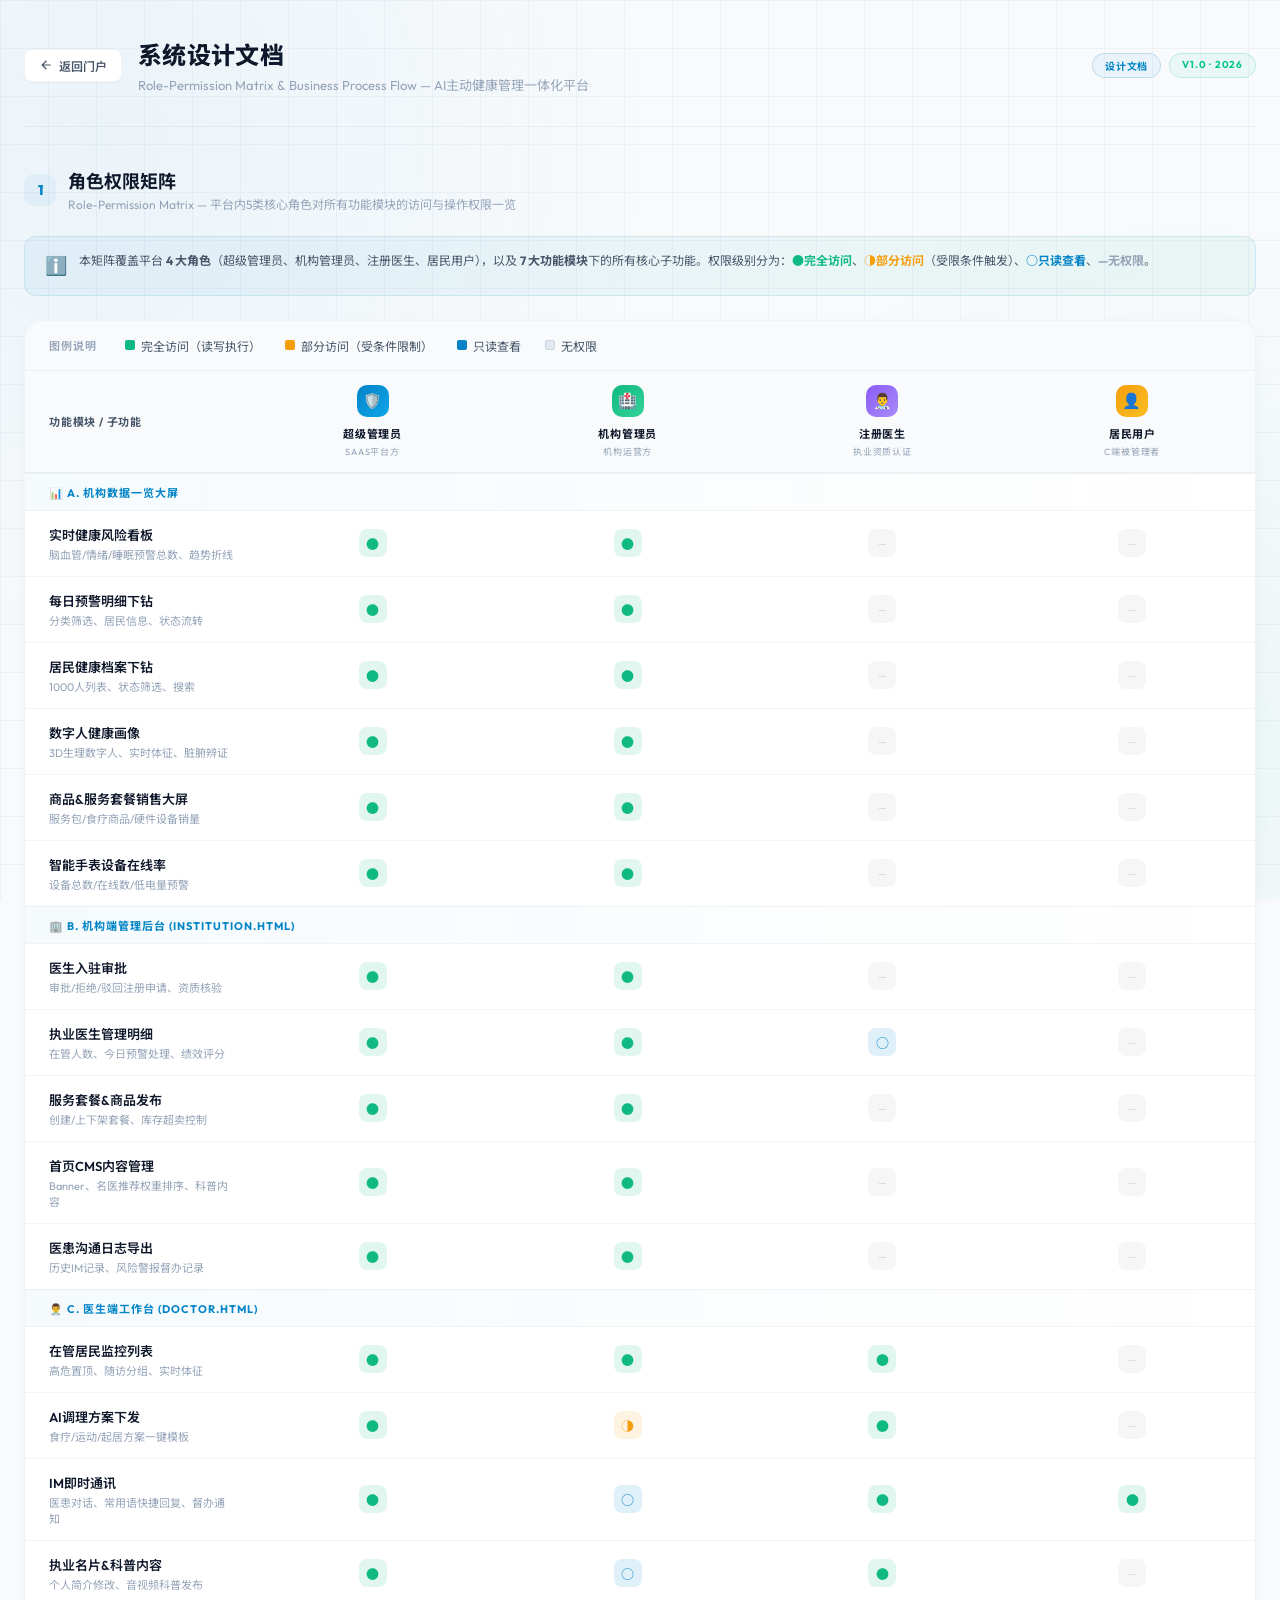
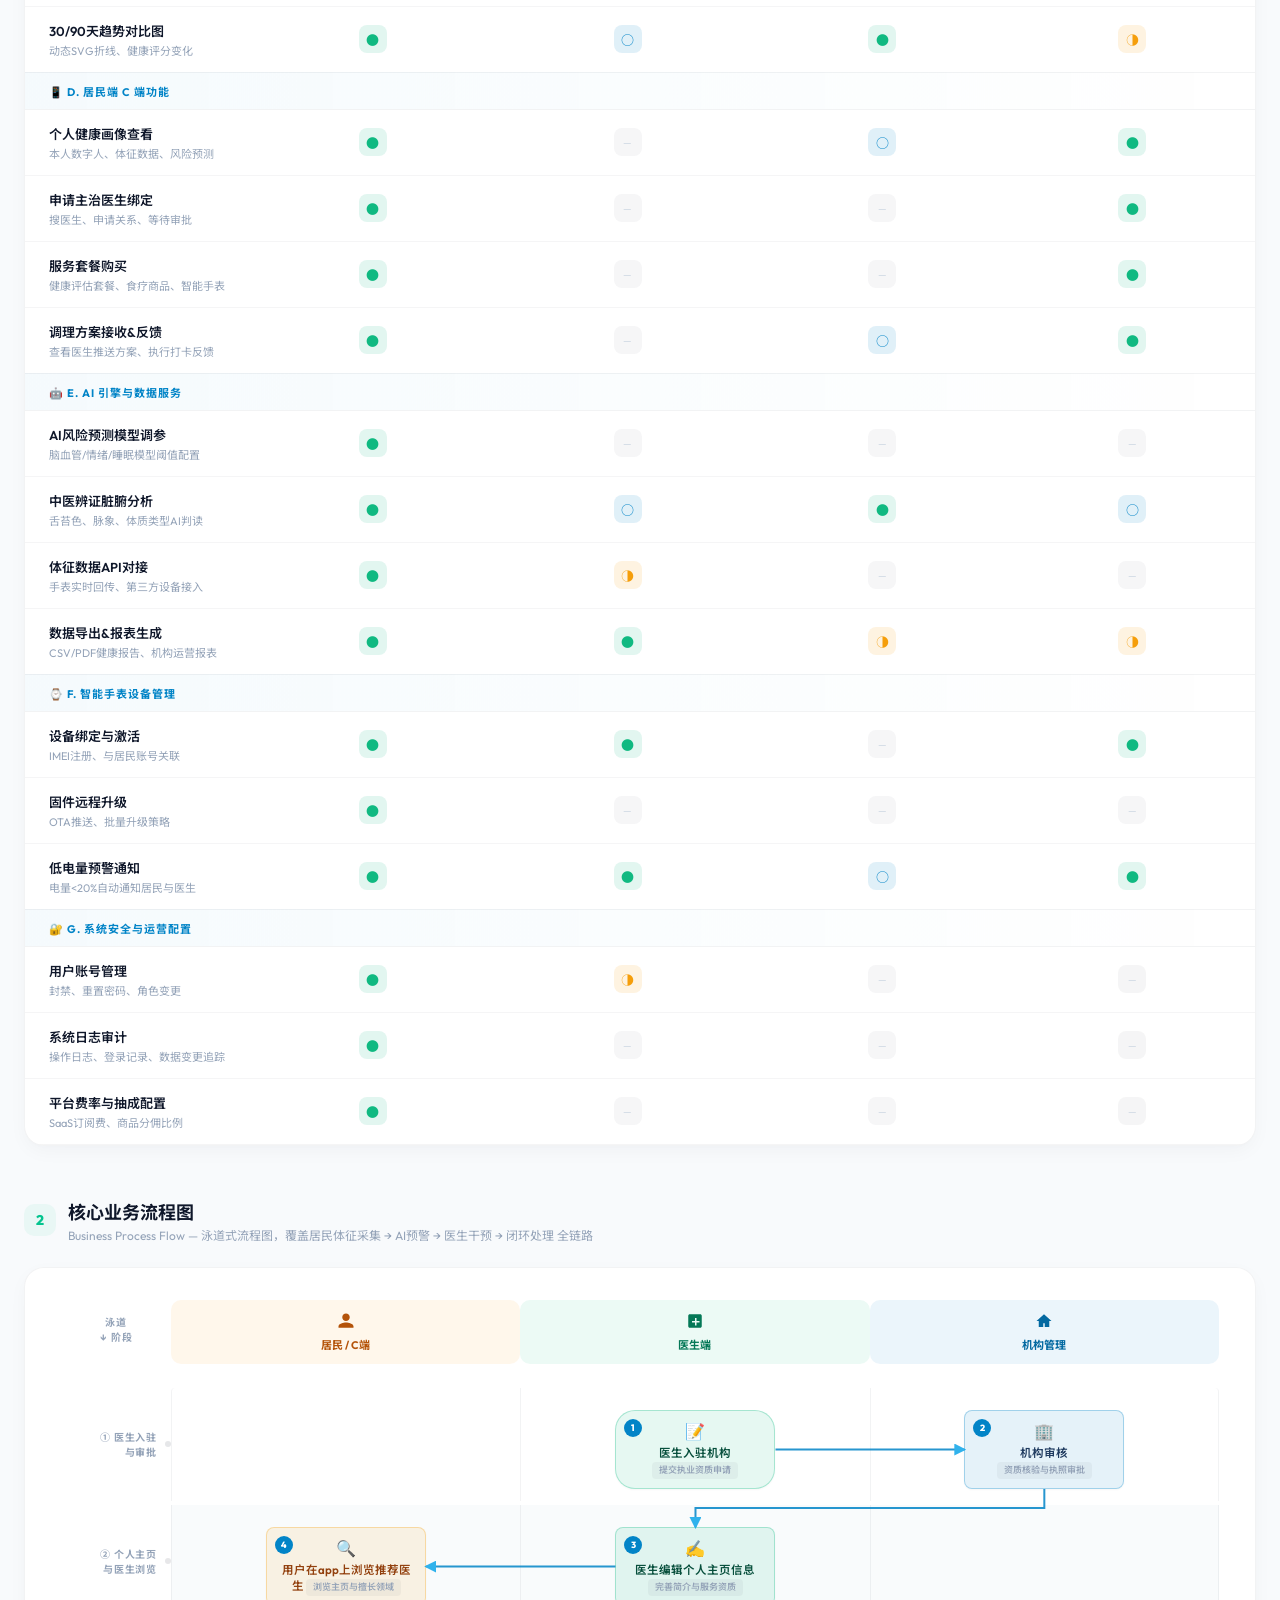
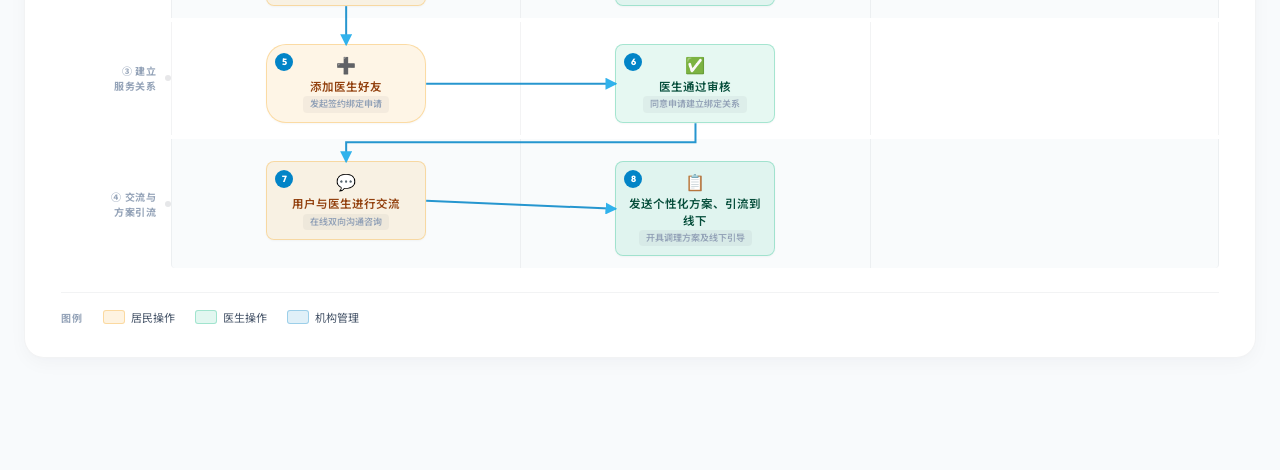
<file: system_design.html>
<!DOCTYPE html>
<html lang="zh-CN">
<head>
    <meta charset="UTF-8">
    <meta name="viewport" content="width=device-width, initial-scale=1.0">
    <title>系统设计文档 - AI主动健康管理一体化平台</title>
    <meta name="description" content="角色权限矩阵与业务流程图 - AI主动健康管理一体化平台可视化系统设计文档">
    <link href="https://fonts.googleapis.com/css2?family=Outfit:wght@300;400;500;600;700;800&family=Noto+Sans+SC:wght@300;400;500;700&display=swap" rel="stylesheet">
    <style>
        :root {
            --bg: #f8fafc;
            --bg-card: #ffffff;
            --border: rgba(15,23,42,0.05);
            --border-medium: rgba(15,23,42,0.1);
            --primary: #0284c7;
            --primary-light: rgba(2,132,199,0.06);
            --green: #05c48f;
            --green-light: rgba(5,196,143,0.06);
            --red: #f43f5e;
            --red-light: rgba(244,63,94,0.06);
            --amber: #eab308;
            --amber-light: rgba(234,179,8,0.06);
            --purple: #8b5cf6;
            --purple-light: rgba(139,92,246,0.06);
            --cyan: #06b6d4;
            --cyan-light: rgba(6,182,212,0.06);
            --slate: #64748b;
            --text-primary: #0f172a;
            --text-secondary: #475569;
            --text-muted: #94a3b8;
            --transition: all 0.4s cubic-bezier(0.16, 1, 0.3, 1);
            --shadow-sm: 0 1px 3px rgba(15,23,42,0.02), 0 1px 2px rgba(15,23,42,0.02);
            --shadow-md: 0 6px 20px -2px rgba(15,23,42,0.04), 0 2px 6px -1px rgba(15,23,42,0.02);
            --shadow-lg: 0 12px 36px -4px rgba(15,23,42,0.06), 0 4px 16px -2px rgba(15,23,42,0.03);
        }

        * { margin: 0; padding: 0; box-sizing: border-box; }

        body {
            background: var(--bg);
            font-family: 'Outfit', 'Noto Sans SC', sans-serif;
            color: var(--text-primary);
            min-height: 100vh;
            position: relative;
        }

        body::before {
            content: '';
            position: fixed;
            top: 0; left: 0; right: 0; bottom: 0;
            background:
                radial-gradient(circle at 8% 15%, rgba(2,132,199,0.05) 0%, transparent 40%),
                radial-gradient(circle at 92% 85%, rgba(16,185,129,0.05) 0%, transparent 40%),
                linear-gradient(rgba(226,232,240,0.5) 1px, transparent 1px),
                linear-gradient(90deg, rgba(226,232,240,0.5) 1px, transparent 1px);
            background-size: 100% 100%, 100% 100%, 48px 48px, 48px 48px;
            z-index: 0;
            pointer-events: none;
        }

        .wrapper {
            position: relative;
            z-index: 1;
            max-width: 1280px;
            margin: 0 auto;
            padding: 0 24px 60px;
        }

        /* ─── Header ─── */
        .page-header {
            padding: 36px 0 32px;
            display: flex;
            align-items: center;
            justify-content: space-between;
            border-bottom: 1px solid var(--border);
            margin-bottom: 40px;
        }

        .header-left { display: flex; align-items: center; gap: 16px; }

        .back-btn {
            display: inline-flex;
            align-items: center;
            gap: 6px;
            padding: 7px 14px;
            background: var(--bg-card);
            border: 1px solid var(--border);
            border-radius: 8px;
            color: var(--text-secondary);
            text-decoration: none;
            font-size: 12px;
            font-weight: 600;
            cursor: pointer;
            transition: all 0.2s;
            box-shadow: var(--shadow-sm);
        }
        .back-btn:hover { border-color: var(--primary); color: var(--primary); }
        .back-btn svg { width: 14px; height: 14px; fill: currentColor; }

        .page-title-block h1 {
            font-size: 24px;
            font-weight: 800;
            background: linear-gradient(120deg, #0f172a 30%, var(--primary));
            -webkit-background-clip: text;
            -webkit-text-fill-color: transparent;
            letter-spacing: 0.3px;
        }
        .page-title-block p {
            font-size: 13px;
            color: var(--text-muted);
            margin-top: 4px;
        }

        .header-badge {
            display: flex;
            gap: 8px;
        }
        .badge {
            padding: 4px 12px;
            border-radius: 20px;
            font-size: 10px;
            font-weight: 700;
            letter-spacing: 0.8px;
            text-transform: uppercase;
        }
        .badge-doc { background: var(--primary-light); color: var(--primary); border: 1px solid rgba(2,132,199,0.2); }
        .badge-version { background: var(--green-light); color: var(--green); border: 1px solid rgba(16,185,129,0.2); }

        /* ─── Section ─── */
        .section {
            margin-bottom: 52px;
        }
        .section-header {
            display: flex;
            align-items: center;
            gap: 12px;
            margin-bottom: 24px;
        }
        .section-num {
            width: 32px;
            height: 32px;
            border-radius: 10px;
            display: flex;
            align-items: center;
            justify-content: center;
            font-size: 14px;
            font-weight: 800;
            flex-shrink: 0;
        }
        .section-num.blue { background: var(--primary-light); color: var(--primary); }
        .section-num.green { background: var(--green-light); color: var(--green); }
        .section-title {
            font-size: 18px;
            font-weight: 700;
            color: var(--text-primary);
        }
        .section-sub { font-size: 12px; color: var(--text-muted); margin-top: 2px; font-weight: 400; }

        /* ─────────────────────────────────────────
           MODULE 1: ROLE-PERMISSION MATRIX
        ───────────────────────────────────────── */
        .matrix-card {
            background: var(--bg-card);
            border: 1px solid var(--border);
            border-radius: 20px;
            box-shadow: var(--shadow-md);
            overflow: hidden;
        }

        .matrix-legend {
            padding: 16px 24px;
            background: #f8fafc;
            border-bottom: 1px solid var(--border);
            display: flex;
            align-items: center;
            gap: 24px;
            flex-wrap: wrap;
        }
        .legend-title { font-size: 11px; color: var(--text-muted); font-weight: 600; text-transform: uppercase; letter-spacing: 1px; margin-right: 4px; }
        .legend-item { display: flex; align-items: center; gap: 6px; font-size: 12px; color: var(--text-secondary); }
        .legend-dot { width: 10px; height: 10px; border-radius: 2px; }
        .legend-dot.full { background: #10b981; }
        .legend-dot.partial { background: #f59e0b; }
        .legend-dot.readonly { background: #0284c7; }
        .legend-dot.none { background: #e2e8f0; border: 1px solid #cbd5e1; }

        .matrix-scroll { overflow-x: auto; }

        table.perm-matrix {
            width: 100%;
            border-collapse: collapse;
            min-width: 900px;
        }

        .perm-matrix thead tr {
            background: #f8fafc;
        }

        .perm-matrix th {
            padding: 14px 12px;
            font-size: 11px;
            font-weight: 700;
            text-transform: uppercase;
            letter-spacing: 0.8px;
            text-align: center;
            color: var(--text-secondary);
            border-bottom: 2px solid var(--border);
            white-space: nowrap;
        }
        .perm-matrix th:first-child { text-align: left; width: 220px; padding-left: 24px; }

        /* Category rows */
        .perm-matrix tr.category-row td {
            background: linear-gradient(90deg, rgba(2,132,199,0.04) 0%, transparent 100%);
            padding: 10px 12px 10px 24px;
            font-size: 11px;
            font-weight: 700;
            text-transform: uppercase;
            letter-spacing: 1px;
            color: var(--primary);
            border-top: 1px solid var(--border);
            border-bottom: 1px solid var(--border);
        }

        /* Feature rows */
        .perm-matrix tbody tr.feature-row {
            border-bottom: 1px solid rgba(15,23,42,0.04);
            transition: var(--transition);
        }
        .perm-matrix tbody tr.feature-row:hover { 
            background: rgba(2,132,199,0.03); 
        }

        .perm-matrix td.feature-name {
            padding: 14px 12px 14px 24px;
            min-width: 200px;
        }
        .feature-label {
            font-size: 13px;
            font-weight: 600;
            color: var(--text-primary);
        }
        .feature-desc {
            font-size: 11px;
            color: var(--text-muted);
            margin-top: 2px;
        }

        .perm-matrix td.perm-cell {
            text-align: center;
            padding: 12px 8px;
            vertical-align: middle;
        }

        /* Permission indicators */
        .perm-dot {
            display: inline-flex;
            align-items: center;
            justify-content: center;
            width: 28px;
            height: 28px;
            border-radius: 8px;
            font-size: 13px;
            margin: auto;
        }
        .perm-dot.full { background: rgba(16,185,129,0.12); color: #10b981; font-weight: 700; }
        .perm-dot.partial { background: rgba(245,158,11,0.12); color: #f59e0b; }
        .perm-dot.readonly { background: rgba(2,132,199,0.12); color: #0284c7; }
        .perm-dot.none { background: rgba(15,23,42,0.04); color: #cbd5e1; font-size: 10px; }

        /* Role header chips */
        .role-chip {
            display: inline-flex;
            flex-direction: column;
            align-items: center;
            gap: 4px;
        }
        .role-avatar {
            width: 32px; height: 32px;
            border-radius: 10px;
            display: flex;
            align-items: center;
            justify-content: center;
            font-size: 15px;
            margin: 0 auto 4px;
        }
        .role-avatar.r1 { background: linear-gradient(135deg, #0284c7, #0ea5e9); }
        .role-avatar.r2 { background: linear-gradient(135deg, #10b981, #34d399); }
        .role-avatar.r3 { background: linear-gradient(135deg, #8b5cf6, #a78bfa); }
        .role-avatar.r4 { background: linear-gradient(135deg, #f59e0b, #fbbf24); }
        .role-avatar.r5 { background: linear-gradient(135deg, #06b6d4, #22d3ee); }
        .role-name { font-size: 11px; font-weight: 700; color: var(--text-primary); }
        .role-sub { font-size: 9px; color: var(--text-muted); font-weight: 400; }

        /* ─────────────────────────────────────────
           MODULE 2: BUSINESS FLOW DIAGRAM
        ───────────────────────────────────────── */
        .flow-card {
            background: var(--bg-card);
            border: 1px solid var(--border);
            border-radius: 20px;
            box-shadow: var(--shadow-md);
            padding: 32px 36px;
            overflow: hidden;
        }

        /* Swimlane container */
        .swimlane-wrapper {
            position: relative;
            width: 100%;
        }

        /* Lane headers */
        .lane-grid {
            display: grid;
            grid-template-columns: 110px 1fr 1fr 1fr;
            gap: 0;
        }

        .lane-header {
            display: flex;
            flex-direction: column;
            align-items: center;
            justify-content: center;
            gap: 6px;
            padding: 12px 8px;
            border-radius: 10px;
            margin-bottom: 16px;
            font-size: 11px;
            font-weight: 700;
            text-align: center;
        }
        .lane-header svg { width: 18px; height: 18px; fill: currentColor; }
        .lane-header.resident { background: rgba(245,158,11,0.08); color: #b45309; }
        .lane-header.device { background: rgba(6,182,212,0.08); color: #0e7490; }
        .lane-header.ai { background: rgba(139,92,246,0.08); color: #6d28d9; }
        .lane-header.doctor { background: rgba(16,185,129,0.08); color: #047857; }
        .lane-header.institution { background: rgba(2,132,199,0.08); color: #0369a1; }
        .lane-header.label-col { font-size: 10px; color: var(--text-muted); text-transform: uppercase; letter-spacing: 1px; justify-content: flex-end; padding-bottom: 20px; }

        /* Flow stages */
        .flow-stage {
            display: grid;
            grid-template-columns: 110px 1fr 1fr 1fr;
            gap: 0;
            position: relative;
            min-height: 100px;
            margin-bottom: 4px;
        }

        .stage-label {
            display: flex;
            align-items: center;
            justify-content: flex-end;
            padding-right: 14px;
            font-size: 10px;
            font-weight: 700;
            color: var(--text-muted);
            text-transform: uppercase;
            letter-spacing: 0.8px;
            text-align: right;
            position: relative;
        }
        .stage-label::after {
            content: '';
            position: absolute;
            right: 0;
            top: 50%;
            transform: translateY(-50%);
            width: 6px;
            height: 6px;
            border-radius: 50%;
            background: var(--border-medium);
        }

        .lane-cell {
            border-left: 1px solid var(--border);
            padding: 12px 10px;
            display: flex;
            flex-direction: column;
            align-items: center;
            justify-content: flex-start;
            gap: 8px;
            position: relative;
            min-height: 110px;
        }
        .lane-cell:last-child { border-right: 1px solid var(--border); }

        /* The alternating stage background lines */
        .flow-stage:nth-child(odd) .lane-cell { background: rgba(248,250,252,0.8); }
        .flow-stage:nth-child(even) .lane-cell { background: rgba(255,255,255,0.8); }
        .flow-stage:last-child .lane-cell { border-bottom: 1px solid var(--border); border-radius: 0 0 4px 4px; }
        .flow-stage:first-child .lane-cell { border-top: 1px solid var(--border); border-radius: 4px 4px 0 0; }

        /* ── Flow Nodes ── */
        .fnode {
            width: 100%;
            max-width: 160px;
            padding: 9px 12px;
            border-radius: 10px;
            font-size: 11.5px;
            font-weight: 600;
            text-align: center;
            line-height: 1.4;
            position: relative;
            box-shadow: var(--shadow-sm);
            cursor: default;
            transition: var(--transition);
        }
        .fnode:hover { 
            transform: translateY(-3px) scale(1.02); 
            box-shadow: var(--shadow-md); 
        }

        /* Shapes */
        .fnode.rect { border-radius: 8px; }
        .fnode.rounded { border-radius: 20px; }
        .fnode.diamond {
            border-radius: 4px;
            transform: rotate(45deg) scale(0.75);
            margin: 8px auto;
        }
        .fnode.diamond .diamond-inner {
            transform: rotate(-45deg);
            display: flex;
            align-items: center;
            justify-content: center;
        }

        /* Colors */
        .fnode.resident-node { background: rgba(245,158,11,0.1); color: #92400e; border: 1.5px solid rgba(245,158,11,0.3); }
        .fnode.device-node   { background: rgba(6,182,212,0.1);  color: #155e75; border: 1.5px solid rgba(6,182,212,0.3); }
        .fnode.ai-node       { background: rgba(139,92,246,0.1); color: #4c1d95; border: 1.5px solid rgba(139,92,246,0.3); }
        .fnode.doctor-node   { background: rgba(16,185,129,0.1); color: #064e3b; border: 1.5px solid rgba(16,185,129,0.3); }
        .fnode.inst-node     { background: rgba(2,132,199,0.1);  color: #1e3a5f; border: 1.5px solid rgba(2,132,199,0.3); }
        .fnode.start-node    { background: linear-gradient(135deg, #0284c7, #0ea5e9); color: #fff; border: none; font-weight: 700; border-radius: 20px; }
        .fnode.end-node      { background: linear-gradient(135deg, #10b981, #34d399); color: #fff; border: none; font-weight: 700; border-radius: 20px; }
        .fnode.decision-node { background: rgba(239,68,68,0.08); color: #7f1d1d; border: 1.5px dashed rgba(239,68,68,0.4); border-radius: 4px; font-size: 10px; }
        .fnode.alert-node    { background: rgba(239,68,68,0.1);  color: #991b1b; border: 1.5px solid rgba(239,68,68,0.35); }

        .fnode-icon { font-size: 16px; display: block; margin-bottom: 3px; }
        .fnode-badge {
            position: absolute;
            top: -6px; right: -6px;
            width: 16px; height: 16px;
            border-radius: 50%;
            font-size: 8px;
            display: flex;
            align-items: center;
            justify-content: center;
            font-weight: 800;
            border: 2px solid white;
        }
        .fnode-badge.badge-alert { background: #ef4444; color: #fff; }
        .fnode-badge.badge-auto  { background: #8b5cf6; color: #fff; }
        .fnode-badge.badge-ai    { background: #0284c7; color: #fff; }

        /* Connector arrows within cells */
        .conn-arrow {
            display: flex;
            align-items: center;
            justify-content: center;
            color: var(--text-muted);
            font-size: 18px;
        }
        .conn-label {
            font-size: 9px;
            color: var(--text-muted);
            text-align: center;
            font-weight: 600;
            letter-spacing: 0.5px;
        }

        /* Horizontal connector lines between cells in same stage */
        .cross-arrow {
            position: absolute;
            top: 50%;
            left: 0; right: 0;
            display: flex;
            align-items: center;
            justify-content: center;
            pointer-events: none;
            z-index: 10;
        }

        /* Flow sub-label */
        .flow-note {
            display: inline-block;
            background: rgba(15,23,42,0.04);
            border-radius: 4px;
            padding: 2px 7px;
            font-size: 9px;
            color: var(--text-muted);
            font-weight: 600;
        }

        /* Stage horizontal connectors via SVG */
        .stage-svg {
            position: absolute;
            top: 0; left: 0;
            width: 100%;
            height: 100%;
            pointer-events: none;
            z-index: 10;
            overflow: visible;
        }

        /* Bottom legend */
        .flow-legend {
            display: flex;
            align-items: center;
            gap: 20px;
            margin-top: 24px;
            padding-top: 16px;
            border-top: 1px solid var(--border);
            flex-wrap: wrap;
        }
        .flow-legend-title { font-size: 10px; color: var(--text-muted); font-weight: 700; text-transform: uppercase; letter-spacing: 1px; }
        .flow-legend-item { display: flex; align-items: center; gap: 6px; font-size: 11px; color: var(--text-secondary); }
        .flow-legend-item .sample { width: 22px; height: 14px; border-radius: 3px; }
        .sample-rect { border-radius: 3px; }
        .sample-round { border-radius: 8px; }
        .sample-diamond { transform: rotate(45deg) scale(0.8); }
        .sample-dash { border-style: dashed; }

        /* Process step numbers */
        .step-badge {
            position: absolute;
            top: 8px;
            left: 8px;
            width: 18px;
            height: 18px;
            border-radius: 50%;
            background: var(--primary);
            color: #fff;
            font-size: 9px;
            font-weight: 800;
            display: flex;
            align-items: center;
            justify-content: center;
        }

        /* Info strip */
        .info-strip {
            background: linear-gradient(135deg, rgba(2,132,199,0.06), rgba(16,185,129,0.06));
            border: 1px solid rgba(2,132,199,0.12);
            border-radius: 12px;
            padding: 14px 20px;
            display: flex;
            align-items: flex-start;
            gap: 12px;
            margin-bottom: 24px;
            font-size: 12px;
            color: var(--text-secondary);
            line-height: 1.6;
        }
        .info-strip-icon { font-size: 18px; flex-shrink: 0; margin-top: 1px; }

        /* Responsive */
        @media (max-width: 900px) {
            .page-header { flex-direction: column; align-items: flex-start; gap: 12px; }
        }
    </style>
</head>
<body>
<div class="wrapper">

    <!-- ── Header ── -->
    <header class="page-header">
        <div class="header-left">
            <a href="index.html" class="back-btn">
                <svg viewBox="0 0 24 24"><path d="M20 11H7.83l5.59-5.59L12 4l-8 8 8 8 1.41-1.41L7.83 13H20v-2z"/></svg>
                返回门户
            </a>
            <div class="page-title-block">
                <h1>系统设计文档</h1>
                <p>Role-Permission Matrix &amp; Business Process Flow — AI主动健康管理一体化平台</p>
            </div>
        </div>
        <div class="header-badge">
            <span class="badge badge-doc">设计文档</span>
            <span class="badge badge-version">v1.0 · 2026</span>
        </div>
    </header>

    <!-- ════════════════════════════════════════════════════
         SECTION 1: ROLE-PERMISSION MATRIX
    ════════════════════════════════════════════════════ -->
    <section class="section">
        <div class="section-header">
            <div class="section-num blue">1</div>
            <div>
                <div class="section-title">角色权限矩阵</div>
                <div class="section-sub">Role-Permission Matrix — 平台内5类核心角色对所有功能模块的访问与操作权限一览</div>
            </div>
        </div>

        <div class="info-strip">
            <span class="info-strip-icon">ℹ️</span>
            <span>本矩阵覆盖平台 <strong>4 大角色</strong>（超级管理员、机构管理员、注册医生、居民用户），以及 <strong>7 大功能模块</strong>下的所有核心子功能。权限级别分为：<strong style="color:#10b981">●完全访问</strong>、<strong style="color:#f59e0b">◑部分访问</strong>（受限条件触发）、<strong style="color:#0284c7">○只读查看</strong>、<strong style="color:#94a3b8">—无权限</strong>。</span>
        </div>

        <div class="matrix-card">
            <div class="matrix-legend">
                <span class="legend-title">图例说明</span>
                <div class="legend-item"><div class="legend-dot full"></div>完全访问（读写执行）</div>
                <div class="legend-item"><div class="legend-dot partial"></div>部分访问（受条件限制）</div>
                <div class="legend-item"><div class="legend-dot readonly"></div>只读查看</div>
                <div class="legend-item"><div class="legend-dot none"></div>无权限</div>
            </div>
            <div class="matrix-scroll">
            <table class="perm-matrix">
                <thead>
                    <tr>
                        <th style="text-align:left; padding-left:24px;">功能模块 / 子功能</th>
                        <th>
                            <div class="role-chip">
                                <div class="role-avatar r1">🛡️</div>
                                <div class="role-name">超级管理员</div>
                                <div class="role-sub">SaaS平台方</div>
                            </div>
                        </th>
                        <th>
                            <div class="role-chip">
                                <div class="role-avatar r2">🏥</div>
                                <div class="role-name">机构管理员</div>
                                <div class="role-sub">机构运营方</div>
                            </div>
                        </th>
                        <th>
                            <div class="role-chip">
                                <div class="role-avatar r3">👨‍⚕️</div>
                                <div class="role-name">注册医生</div>
                                <div class="role-sub">执业资质认证</div>
                            </div>
                        </th>
                        <th>
                            <div class="role-chip">
                                <div class="role-avatar r4">👤</div>
                                <div class="role-name">居民用户</div>
                                <div class="role-sub">C端被管理者</div>
                            </div>
                        </th>
                    </tr>
                </thead>
                <tbody>
                    <!-- ── MODULE A: 机构数据大屏 ── -->
                    <tr class="category-row"><td colspan="5">📊 A. 机构数据一览大屏</td></tr>
                    <tr class="feature-row">
                        <td class="feature-name"><div class="feature-label">实时健康风险看板</div><div class="feature-desc">脑血管/情绪/睡眠预警总数、趋势折线</div></td>
                        <td class="perm-cell"><div class="perm-dot full">●</div></td>
                        <td class="perm-cell"><div class="perm-dot full">●</div></td>
                        <td class="perm-cell"><div class="perm-dot none">—</div></td>
                        <td class="perm-cell"><div class="perm-dot none">—</div></td>
                    </tr>
                    <tr class="feature-row">
                        <td class="feature-name"><div class="feature-label">每日预警明细下钻</div><div class="feature-desc">分类筛选、居民信息、状态流转</div></td>
                        <td class="perm-cell"><div class="perm-dot full">●</div></td>
                        <td class="perm-cell"><div class="perm-dot full">●</div></td>
                        <td class="perm-cell"><div class="perm-dot none">—</div></td>
                        <td class="perm-cell"><div class="perm-dot none">—</div></td>
                    </tr>
                    <tr class="feature-row">
                        <td class="feature-name"><div class="feature-label">居民健康档案下钻</div><div class="feature-desc">1000人列表、状态筛选、搜索</div></td>
                        <td class="perm-cell"><div class="perm-dot full">●</div></td>
                        <td class="perm-cell"><div class="perm-dot full">●</div></td>
                        <td class="perm-cell"><div class="perm-dot none">—</div></td>
                        <td class="perm-cell"><div class="perm-dot none">—</div></td>
                    </tr>
                    <tr class="feature-row">
                        <td class="feature-name"><div class="feature-label">数字人健康画像</div><div class="feature-desc">3D生理数字人、实时体征、脏腑辨证</div></td>
                        <td class="perm-cell"><div class="perm-dot full">●</div></td>
                        <td class="perm-cell"><div class="perm-dot full">●</div></td>
                        <td class="perm-cell"><div class="perm-dot none">—</div></td>
                        <td class="perm-cell"><div class="perm-dot none">—</div></td>
                    </tr>
                    <tr class="feature-row">
                        <td class="feature-name"><div class="feature-label">商品&服务套餐销售大屏</div><div class="feature-desc">服务包/食疗商品/硬件设备销量</div></td>
                        <td class="perm-cell"><div class="perm-dot full">●</div></td>
                        <td class="perm-cell"><div class="perm-dot full">●</div></td>
                        <td class="perm-cell"><div class="perm-dot none">—</div></td>
                        <td class="perm-cell"><div class="perm-dot none">—</div></td>
                    </tr>
                    <tr class="feature-row">
                        <td class="feature-name"><div class="feature-label">智能手表设备在线率</div><div class="feature-desc">设备总数/在线数/低电量预警</div></td>
                        <td class="perm-cell"><div class="perm-dot full">●</div></td>
                        <td class="perm-cell"><div class="perm-dot full">●</div></td>
                        <td class="perm-cell"><div class="perm-dot none">—</div></td>
                        <td class="perm-cell"><div class="perm-dot none">—</div></td>
                    </tr>

                    <!-- ── MODULE B: 机构管理后台 ── -->
                    <tr class="category-row"><td colspan="5">🏢 B. 机构端管理后台 (institution.html)</td></tr>
                    <tr class="feature-row">
                        <td class="feature-name"><div class="feature-label">医生入驻审批</div><div class="feature-desc">审批/拒绝/驳回注册申请、资质核验</div></td>
                        <td class="perm-cell"><div class="perm-dot full">●</div></td>
                        <td class="perm-cell"><div class="perm-dot full">●</div></td>
                        <td class="perm-cell"><div class="perm-dot none">—</div></td>
                        <td class="perm-cell"><div class="perm-dot none">—</div></td>
                    </tr>
                    <tr class="feature-row">
                        <td class="feature-name"><div class="feature-label">执业医生管理明细</div><div class="feature-desc">在管人数、今日预警处理、绩效评分</div></td>
                        <td class="perm-cell"><div class="perm-dot full">●</div></td>
                        <td class="perm-cell"><div class="perm-dot full">●</div></td>
                        <td class="perm-cell"><div class="perm-dot readonly">○</div></td>
                        <td class="perm-cell"><div class="perm-dot none">—</div></td>
                    </tr>
                    <tr class="feature-row">
                        <td class="feature-name"><div class="feature-label">服务套餐&商品发布</div><div class="feature-desc">创建/上下架套餐、库存超卖控制</div></td>
                        <td class="perm-cell"><div class="perm-dot full">●</div></td>
                        <td class="perm-cell"><div class="perm-dot full">●</div></td>
                        <td class="perm-cell"><div class="perm-dot none">—</div></td>
                        <td class="perm-cell"><div class="perm-dot none">—</div></td>
                    </tr>
                    <tr class="feature-row">
                        <td class="feature-name"><div class="feature-label">首页CMS内容管理</div><div class="feature-desc">Banner、名医推荐权重排序、科普内容</div></td>
                        <td class="perm-cell"><div class="perm-dot full">●</div></td>
                        <td class="perm-cell"><div class="perm-dot full">●</div></td>
                        <td class="perm-cell"><div class="perm-dot none">—</div></td>
                        <td class="perm-cell"><div class="perm-dot none">—</div></td>
                    </tr>
                    <tr class="feature-row">
                        <td class="feature-name"><div class="feature-label">医患沟通日志导出</div><div class="feature-desc">历史IM记录、风险警报督办记录</div></td>
                        <td class="perm-cell"><div class="perm-dot full">●</div></td>
                        <td class="perm-cell"><div class="perm-dot full">●</div></td>
                        <td class="perm-cell"><div class="perm-dot none">—</div></td>
                        <td class="perm-cell"><div class="perm-dot none">—</div></td>
                    </tr>

                    <!-- ── MODULE C: 医生工作台 ── -->
                    <tr class="category-row"><td colspan="5">👨‍⚕️ C. 医生端工作台 (doctor.html)</td></tr>
                    <tr class="feature-row">
                        <td class="feature-name"><div class="feature-label">在管居民监控列表</div><div class="feature-desc">高危置顶、随访分组、实时体征</div></td>
                        <td class="perm-cell"><div class="perm-dot full">●</div></td>
                        <td class="perm-cell"><div class="perm-dot full">●</div></td>
                        <td class="perm-cell"><div class="perm-dot full">●</div></td>
                        <td class="perm-cell"><div class="perm-dot none">—</div></td>
                    </tr>
                    <tr class="feature-row">
                        <td class="feature-name"><div class="feature-label">AI调理方案下发</div><div class="feature-desc">食疗/运动/起居方案一键模板</div></td>
                        <td class="perm-cell"><div class="perm-dot full">●</div></td>
                        <td class="perm-cell"><div class="perm-dot partial">◑</div></td>
                        <td class="perm-cell"><div class="perm-dot full">●</div></td>
                        <td class="perm-cell"><div class="perm-dot none">—</div></td>
                    </tr>
                    <tr class="feature-row">
                        <td class="feature-name"><div class="feature-label">IM即时通讯</div><div class="feature-desc">医患对话、常用语快捷回复、督办通知</div></td>
                        <td class="perm-cell"><div class="perm-dot full">●</div></td>
                        <td class="perm-cell"><div class="perm-dot readonly">○</div></td>
                        <td class="perm-cell"><div class="perm-dot full">●</div></td>
                        <td class="perm-cell"><div class="perm-dot full">●</div></td>
                    </tr>
                    <tr class="feature-row">
                        <td class="feature-name"><div class="feature-label">执业名片&科普内容</div><div class="feature-desc">个人简介修改、音视频科普发布</div></td>
                        <td class="perm-cell"><div class="perm-dot full">●</div></td>
                        <td class="perm-cell"><div class="perm-dot readonly">○</div></td>
                        <td class="perm-cell"><div class="perm-dot full">●</div></td>
                        <td class="perm-cell"><div class="perm-dot none">—</div></td>
                    </tr>
                    <tr class="feature-row">
                        <td class="feature-name"><div class="feature-label">30/90天趋势对比图</div><div class="feature-desc">动态SVG折线、健康评分变化</div></td>
                        <td class="perm-cell"><div class="perm-dot full">●</div></td>
                        <td class="perm-cell"><div class="perm-dot readonly">○</div></td>
                        <td class="perm-cell"><div class="perm-dot full">●</div></td>
                        <td class="perm-cell"><div class="perm-dot partial">◑</div></td>
                    </tr>

                    <!-- ── MODULE D: 居民端C端 ── -->
                    <tr class="category-row"><td colspan="5">📱 D. 居民端 C 端功能</td></tr>
                    <tr class="feature-row">
                        <td class="feature-name"><div class="feature-label">个人健康画像查看</div><div class="feature-desc">本人数字人、体征数据、风险预测</div></td>
                        <td class="perm-cell"><div class="perm-dot full">●</div></td>
                        <td class="perm-cell"><div class="perm-dot none">—</div></td>
                        <td class="perm-cell"><div class="perm-dot readonly">○</div></td>
                        <td class="perm-cell"><div class="perm-dot full">●</div></td>
                    </tr>
                    <tr class="feature-row">
                        <td class="feature-name"><div class="feature-label">申请主治医生绑定</div><div class="feature-desc">搜医生、申请关系、等待审批</div></td>
                        <td class="perm-cell"><div class="perm-dot full">●</div></td>
                        <td class="perm-cell"><div class="perm-dot none">—</div></td>
                        <td class="perm-cell"><div class="perm-dot none">—</div></td>
                        <td class="perm-cell"><div class="perm-dot full">●</div></td>
                    </tr>
                    <tr class="feature-row">
                        <td class="feature-name"><div class="feature-label">服务套餐购买</div><div class="feature-desc">健康评估套餐、食疗商品、智能手表</div></td>
                        <td class="perm-cell"><div class="perm-dot full">●</div></td>
                        <td class="perm-cell"><div class="perm-dot none">—</div></td>
                        <td class="perm-cell"><div class="perm-dot none">—</div></td>
                        <td class="perm-cell"><div class="perm-dot full">●</div></td>
                    </tr>
                    <tr class="feature-row">
                        <td class="feature-name"><div class="feature-label">调理方案接收&反馈</div><div class="feature-desc">查看医生推送方案、执行打卡反馈</div></td>
                        <td class="perm-cell"><div class="perm-dot full">●</div></td>
                        <td class="perm-cell"><div class="perm-dot none">—</div></td>
                        <td class="perm-cell"><div class="perm-dot readonly">○</div></td>
                        <td class="perm-cell"><div class="perm-dot full">●</div></td>
                    </tr>

                    <!-- ── MODULE E: AI Engine ── -->
                    <tr class="category-row"><td colspan="5">🤖 E. AI 引擎与数据服务</td></tr>
                    <tr class="feature-row">
                        <td class="feature-name"><div class="feature-label">AI风险预测模型调参</div><div class="feature-desc">脑血管/情绪/睡眠模型阈值配置</div></td>
                        <td class="perm-cell"><div class="perm-dot full">●</div></td>
                        <td class="perm-cell"><div class="perm-dot none">—</div></td>
                        <td class="perm-cell"><div class="perm-dot none">—</div></td>
                        <td class="perm-cell"><div class="perm-dot none">—</div></td>
                    </tr>
                    <tr class="feature-row">
                        <td class="feature-name"><div class="feature-label">中医辨证脏腑分析</div><div class="feature-desc">舌苔色、脉象、体质类型AI判读</div></td>
                        <td class="perm-cell"><div class="perm-dot full">●</div></td>
                        <td class="perm-cell"><div class="perm-dot readonly">○</div></td>
                        <td class="perm-cell"><div class="perm-dot full">●</div></td>
                        <td class="perm-cell"><div class="perm-dot readonly">○</div></td>
                    </tr>
                    <tr class="feature-row">
                        <td class="feature-name"><div class="feature-label">体征数据API对接</div><div class="feature-desc">手表实时回传、第三方设备接入</div></td>
                        <td class="perm-cell"><div class="perm-dot full">●</div></td>
                        <td class="perm-cell"><div class="perm-dot partial">◑</div></td>
                        <td class="perm-cell"><div class="perm-dot none">—</div></td>
                        <td class="perm-cell"><div class="perm-dot none">—</div></td>
                    </tr>
                    <tr class="feature-row">
                        <td class="feature-name"><div class="feature-label">数据导出&报表生成</div><div class="feature-desc">CSV/PDF健康报告、机构运营报表</div></td>
                        <td class="perm-cell"><div class="perm-dot full">●</div></td>
                        <td class="perm-cell"><div class="perm-dot full">●</div></td>
                        <td class="perm-cell"><div class="perm-dot partial">◑</div></td>
                        <td class="perm-cell"><div class="perm-dot partial">◑</div></td>
                    </tr>

                    <!-- ── MODULE F: 手表设备 ── -->
                    <tr class="category-row"><td colspan="5">⌚ F. 智能手表设备管理</td></tr>
                    <tr class="feature-row">
                        <td class="feature-name"><div class="feature-label">设备绑定与激活</div><div class="feature-desc">IMEI注册、与居民账号关联</div></td>
                        <td class="perm-cell"><div class="perm-dot full">●</div></td>
                        <td class="perm-cell"><div class="perm-dot full">●</div></td>
                        <td class="perm-cell"><div class="perm-dot none">—</div></td>
                        <td class="perm-cell"><div class="perm-dot full">●</div></td>
                    </tr>
                    <tr class="feature-row">
                        <td class="feature-name"><div class="feature-label">固件远程升级</div><div class="feature-desc">OTA推送、批量升级策略</div></td>
                        <td class="perm-cell"><div class="perm-dot full">●</div></td>
                        <td class="perm-cell"><div class="perm-dot none">—</div></td>
                        <td class="perm-cell"><div class="perm-dot none">—</div></td>
                        <td class="perm-cell"><div class="perm-dot none">—</div></td>
                    </tr>
                    <tr class="feature-row">
                        <td class="feature-name"><div class="feature-label">低电量预警通知</div><div class="feature-desc">电量&lt;20%自动通知居民与医生</div></td>
                        <td class="perm-cell"><div class="perm-dot full">●</div></td>
                        <td class="perm-cell"><div class="perm-dot full">●</div></td>
                        <td class="perm-cell"><div class="perm-dot readonly">○</div></td>
                        <td class="perm-cell"><div class="perm-dot full">●</div></td>
                    </tr>

                    <!-- ── MODULE G: 系统与安全 ── -->
                    <tr class="category-row"><td colspan="5">🔐 G. 系统安全与运营配置</td></tr>
                    <tr class="feature-row">
                        <td class="feature-name"><div class="feature-label">用户账号管理</div><div class="feature-desc">封禁、重置密码、角色变更</div></td>
                        <td class="perm-cell"><div class="perm-dot full">●</div></td>
                        <td class="perm-cell"><div class="perm-dot partial">◑</div></td>
                        <td class="perm-cell"><div class="perm-dot none">—</div></td>
                        <td class="perm-cell"><div class="perm-dot none">—</div></td>
                    </tr>
                    <tr class="feature-row">
                        <td class="feature-name"><div class="feature-label">系统日志审计</div><div class="feature-desc">操作日志、登录记录、数据变更追踪</div></td>
                        <td class="perm-cell"><div class="perm-dot full">●</div></td>
                        <td class="perm-cell"><div class="perm-dot none">—</div></td>
                        <td class="perm-cell"><div class="perm-dot none">—</div></td>
                        <td class="perm-cell"><div class="perm-dot none">—</div></td>
                    </tr>
                    <tr class="feature-row">
                        <td class="feature-name"><div class="feature-label">平台费率与抽成配置</div><div class="feature-desc">SaaS订阅费、商品分佣比例</div></td>
                        <td class="perm-cell"><div class="perm-dot full">●</div></td>
                        <td class="perm-cell"><div class="perm-dot none">—</div></td>
                        <td class="perm-cell"><div class="perm-dot none">—</div></td>
                        <td class="perm-cell"><div class="perm-dot none">—</div></td>
                    </tr>
                </tbody>
            </table>
            </div>
        </div>
    </section>

    <!-- ════════════════════════════════════════════════════
         SECTION 2: BUSINESS FLOW DIAGRAM
    ════════════════════════════════════════════════════ -->
    <section class="section">
        <div class="section-header">
            <div class="section-num green">2</div>
            <div>
                <div class="section-title">核心业务流程图</div>
                <div class="section-sub">Business Process Flow — 泳道式流程图，覆盖居民体征采集 → AI预警 → 医生干预 → 闭环处理 全链路</div>
            </div>
        </div>

        <div class="flow-card">
            <div class="swimlane-wrapper" id="swimlane-wrapper">

                <!-- ── Lane Headers ── -->
                <div class="lane-grid" style="margin-bottom: 8px;">
                    <div class="lane-header label-col">泳道<br>↓ 阶段</div>
                    <div class="lane-header resident">
                        <svg viewBox="0 0 24 24"><path d="M12 12c2.7 0 5-2.3 5-5s-2.3-5-5-5-5 2.3-5 5 2.3 5 5 5zm0 2c-3.3 0-10 1.7-10 5v2h20v-2c0-3.3-6.7-5-10-5z"/></svg>
                        居民 / C端
                    </div>
                    <div class="lane-header doctor">
                        <svg viewBox="0 0 24 24"><path d="M19 3H5c-1.1 0-1.99.9-1.99 2L3 19c0 1.1.9 2 2 2h14c1.1 0 2-.9 2-2V5c0-1.1-.9-2-2-2zm-1 11h-4v4h-2v-4H8v-2h4V8h2v4h4v2z"/></svg>
                        医生端
                    </div>
                    <div class="lane-header institution">
                        <svg viewBox="0 0 24 24"><path d="M12 3L2 12h3v8h6v-5h2v5h6v-8h3L12 3z"/></svg>
                        机构管理
                    </div>
                </div>

                <!-- ═══ STAGE 1: 医生入驻与审批 ═══ -->
                <div class="flow-stage">
                    <div class="stage-label">① 医生入驻<br>与审批</div>

                    <!-- 居民端 (空) -->
                    <div class="lane-cell" style="border-radius: 4px 0 0 0;">
                    </div>

                    <!-- 医生端 -->
                    <div class="lane-cell">
                        <div class="fnode rounded doctor-node" id="flow-step-1" style="margin-top: 10px;">
                            <div class="step-badge">1</div>
                            <span class="fnode-icon">📝</span>
                            医生入驻机构
                            <span class="flow-note">提交执业资质申请</span>
                        </div>
                    </div>

                    <!-- 机构管理 -->
                    <div class="lane-cell" style="border-radius: 0 4px 0 0;">
                        <div class="fnode rect inst-node" id="flow-step-2" style="margin-top: 10px;">
                            <div class="step-badge">2</div>
                            <span class="fnode-icon">🏢</span>
                            机构审核
                            <span class="flow-note">资质核验与执照审批</span>
                        </div>
                    </div>
                </div>

                <!-- ═══ STAGE 2: 个人主页与医生浏览 ═══ -->
                <div class="flow-stage">
                    <div class="stage-label">② 个人主页<br>与医生浏览</div>

                    <!-- 居民端 -->
                    <div class="lane-cell">
                        <div class="fnode rect resident-node" id="flow-step-4" style="margin-top: 10px;">
                            <div class="step-badge">4</div>
                            <span class="fnode-icon">🔍</span>
                            用户在app上浏览推荐医生
                            <span class="flow-note">浏览主页与擅长领域</span>
                        </div>
                    </div>

                    <!-- 医生端 -->
                    <div class="lane-cell">
                        <div class="fnode rect doctor-node" id="flow-step-3" style="margin-top: 10px;">
                            <div class="step-badge">3</div>
                            <span class="fnode-icon">✍️</span>
                            医生编辑个人主页信息
                            <span class="flow-note">完善简介与服务资质</span>
                        </div>
                    </div>

                    <!-- 机构管理 (空) -->
                    <div class="lane-cell">
                    </div>
                </div>

                <!-- ═══ STAGE 3: 建立服务关系 ═══ -->
                <div class="flow-stage">
                    <div class="stage-label">③ 建立<br>服务关系</div>

                    <!-- 居民端 -->
                    <div class="lane-cell">
                        <div class="fnode rounded resident-node" id="flow-step-5" style="margin-top: 10px;">
                            <div class="step-badge">5</div>
                            <span class="fnode-icon">➕</span>
                            添加医生好友
                            <span class="flow-note">发起签约绑定申请</span>
                        </div>
                    </div>

                    <!-- 医生端 -->
                    <div class="lane-cell">
                        <div class="fnode rect doctor-node" id="flow-step-6" style="margin-top: 10px;">
                            <div class="step-badge">6</div>
                            <span class="fnode-icon">✅</span>
                            医生通过审核
                            <span class="flow-note">同意申请建立绑定关系</span>
                        </div>
                    </div>

                    <!-- 机构管理 (空) -->
                    <div class="lane-cell">
                    </div>
                </div>

                <!-- ═══ STAGE 4: 交流与方案引流 ═══ -->
                <div class="flow-stage">
                    <div class="stage-label">④ 交流与<br>方案引流</div>

                    <!-- 居民端 -->
                    <div class="lane-cell" style="border-radius: 0 0 0 4px;">
                        <div class="fnode rect resident-node" id="flow-step-7" style="margin-top: 10px;">
                            <div class="step-badge">7</div>
                            <span class="fnode-icon">💬</span>
                            用户与医生进行交流
                            <span class="flow-note">在线双向沟通咨询</span>
                        </div>
                    </div>

                    <!-- 医生端 -->
                    <div class="lane-cell">
                        <div class="fnode rect doctor-node" id="flow-step-8" style="margin-top: 10px;">
                            <div class="step-badge">8</div>
                            <span class="fnode-icon">📋</span>
                            发送个性化方案、引流到线下
                            <span class="flow-note">开具调理方案及线下引导</span>
                        </div>
                    </div>

                    <!-- 机构管理 (空) -->
                    <div class="lane-cell" style="border-radius: 0 0 4px 0;">
                    </div>
                </div>

                <!-- SVG Connector lines dynamically drawn via JS -->
                <svg id="flow-connections-svg" style="position:absolute; top:0; left:0; width:100%; height:100%; pointer-events:none; overflow:visible; z-index:20;">
                    <defs>
                        <filter id="glow" x="-20%" y="-20%" width="140%" height="140%">
                            <feGaussianBlur stdDeviation="3" result="blur" />
                            <feComposite in="SourceGraphic" in2="blur" operator="over" />
                        </filter>
                        <marker id="arrowhead" markerWidth="6" markerHeight="6" refX="5" refY="3" orient="auto">
                            <path d="M0,0 L0,6 L6,3 z" fill="#0ea5e9"/>
                        </marker>
                    </defs>
                </svg>

            </div>

            <!-- Flow Legend -->
            <div class="flow-legend">
                <span class="flow-legend-title">图例</span>
                <div class="flow-legend-item">
                    <div class="sample" style="background:rgba(245,158,11,0.12); border:1.5px solid rgba(245,158,11,0.3); border-radius:3px;"></div>
                    居民操作
                </div>
                <div class="flow-legend-item">
                    <div class="sample" style="background:rgba(16,185,129,0.12); border:1.5px solid rgba(16,185,129,0.3); border-radius:3px;"></div>
                    医生操作
                </div>
                <div class="flow-legend-item">
                    <div class="sample" style="background:rgba(2,132,199,0.12); border:1.5px solid rgba(2,132,199,0.3); border-radius:3px;"></div>
                    机构管理
                </div>
            </div>
        </div>
    </section>

    <script>
    document.addEventListener("DOMContentLoaded", function() {
        // 多级定时重绘，确保排版完定位精准
        setTimeout(drawAllFlowLines, 100);
        setTimeout(drawAllFlowLines, 500);
        setTimeout(drawAllFlowLines, 1200);

        // 图片和外部字体加载完后再次重绘
        window.addEventListener("load", drawAllFlowLines);

        // 防抖重绘，防止频繁重绘卡顿
        let resizeTimer;
        window.addEventListener("resize", function() {
            clearTimeout(resizeTimer);
            resizeTimer = setTimeout(drawAllFlowLines, 150);
        });

        function drawAllFlowLines() {
            const svg = document.getElementById("flow-connections-svg");
            const wrapper = document.getElementById("swimlane-wrapper");
            if (!svg || !wrapper) return;

            // 清理以前的所有连接线
            const paths = svg.querySelectorAll("path:not(defs path)");
            paths.forEach(p => p.remove());

            const wrapperRect = wrapper.getBoundingClientRect();

            // 收集步骤 1 到 8 的元素
            const steps = [];
            for (let i = 1; i <= 8; i++) {
                const el = document.getElementById(`flow-step-${i}`);
                if (el) {
                    steps.push({ id: i, el: el });
                }
            }

            // 顺序连接相邻节点
            for (let i = 0; i < steps.length - 1; i++) {
                const stepA = steps[i];
                const stepB = steps[i + 1];
                drawCurve(stepA.el, stepB.el, svg, wrapperRect);
            }
        }

        function drawCurve(elA, elB, svg, wrapperRect) {
            const r1 = elA.getBoundingClientRect();
            const r2 = elB.getBoundingClientRect();

            // 计算相对于 wrapper 容器的中心和边界位置
            const cx1 = r1.left - wrapperRect.left + r1.width / 2;
            const cy1 = r1.top - wrapperRect.top + r1.height / 2;
            const cx2 = r2.left - wrapperRect.left + r2.width / 2;
            const cy2 = r2.top - wrapperRect.top + r2.height / 2;

            let x1, y1, x2, y2;
            let pathD = '';

            const yDiff = Math.abs(cy1 - cy2);

            if (yDiff < 45) {
                // 水平连接 (同一阶段或高度极相近)
                if (cx1 < cx2) {
                    // A 在 B 的左边 -> 从 A 的右侧连到 B 的左侧
                    x1 = r1.right - wrapperRect.left;
                    y1 = cy1;
                    x2 = r2.left - wrapperRect.left;
                    y2 = cy2;
                    pathD = `M ${x1} ${y1} L ${x2} ${y2}`;
                } else {
                    // A 在 B 的右边 -> 从 A 的左侧连到 B 的右侧
                    x1 = r1.left - wrapperRect.left;
                    y1 = cy1;
                    x2 = r2.right - wrapperRect.left;
                    y2 = cy2;
                    pathD = `M ${x1} ${y1} L ${x2} ${y2}`;
                }
            } else {
                // 跨行/斜向连接，用直角折线 (Orthogonal Routing)
                x1 = cx1;
                y1 = r1.bottom - wrapperRect.top;
                x2 = cx2;
                y2 = r2.top - wrapperRect.top;
                
                // 计算拐点高度
                const y_mid = y1 + (y2 - y1) / 2;
                
                // 路径：从起点垂直向下走到中点 -> 水平走到终点 X 坐标 -> 垂直向下走到终点
                pathD = `M ${x1} ${y1} L ${x1} ${y_mid} L ${x2} ${y_mid} L ${x2} ${y2}`;
            }

            // 创建 SVG 路径元素
            const path = document.createElementNS("http://www.w3.org/2000/svg", "path");
            path.setAttribute("d", pathD);
            path.setAttribute("fill", "none");
            path.setAttribute("stroke", "#0284c7"); // 专业流程图用深天蓝色
            path.setAttribute("stroke-width", "2"); // 2px 实线极其规整
            path.setAttribute("marker-end", "url(#arrowhead)");
            path.style.opacity = "0.85";

            svg.appendChild(path);
        }
    });
    </script>

    <style>
    /* 流光线动画效果 */
    @keyframes flowLineAnim {
        from {
            stroke-dashoffset: 200;
        }
        to {
            stroke-dashoffset: 0;
        }
    }
    </style>

</div>
</body>
</html>
</file>
<file: style.css>
/* ==========================================================================
   AI主动健康管理一体化平台 - 核心样式系统 (style.css)
   设计风格：高端深色科技玻璃拟态 (Dark Tech Glassmorphism)
   ========================================================================== */

/* 引入 Google 字体 */
@import url('https://fonts.googleapis.com/css2?family=Outfit:wght@300;400;500;600;700&family=Noto+Sans+SC:wght@300;400;500;700&display=swap');

:root {
    /* 核心色彩系统 */
    --bg-main: #040508;
    --bg-card: rgba(11, 16, 28, 0.55);
    --bg-card-hover: rgba(16, 25, 45, 0.75);
    --border-color: rgba(255, 255, 255, 0.05);
    --border-color-active: rgba(0, 240, 255, 0.45);
    
    /* 渐变与主题色 */
    --primary: #05c48f; /* 更高级翡翠绿 */
    --primary-glow: rgba(5, 196, 143, 0.15);
    --accent: #00f0ff; /* 科技冰蓝 */
    --accent-glow: rgba(0, 240, 255, 0.2);
    
    --grad-primary: linear-gradient(135deg, #05c48f 0%, #009e73 100%);
    --grad-accent: linear-gradient(135deg, #00f0ff 0%, #0066ff 100%);
    --grad-mixed: linear-gradient(135deg, #00f0ff 0%, #05c48f 100%);
    --grad-warning: linear-gradient(135deg, #ff7b00 0%, #e11d48 100%);
    
    /* 文字颜色 */
    --text-primary: #f8fafc;
    --text-secondary: #94a3b8;
    --text-muted: #475569;
    
    /* 五级预警评级色彩 */
    --lvl-1: #10b981; /* 绿 - 健康维护 */
    --lvl-2: #3b82f6; /* 蓝 - 体质调理 */
    --lvl-3: #eab308; /* 黄 - 亚健康干预 */
    --lvl-4: #f97316; /* 橙 - 疾病预警 */
    --lvl-5: #ef4444; /* 红 - 急救响应 */
    
    --lvl-1-glow: rgba(16, 185, 129, 0.3);
    --lvl-2-glow: rgba(59, 130, 246, 0.3);
    --lvl-3-glow: rgba(234, 179, 8, 0.3);
    --lvl-4-glow: rgba(249, 115, 22, 0.3);
    --lvl-5-glow: rgba(239, 68, 68, 0.5);

    /* 字体族 */
    --font-sans: 'Outfit', 'Noto Sans SC', -apple-system, BlinkMacSystemFont, "Segoe UI", Roboto, sans-serif;
    
    /* 阴影与过渡 */
    --shadow-main: 0 12px 40px 0 rgba(0, 0, 0, 0.5);
    --shadow-glow: 0 0 20px rgba(0, 240, 255, 0.15);
    --transition: all 0.3s cubic-bezier(0.4, 0, 0.2, 1);
}

/* 全局重置 */
* {
    margin: 0;
    padding: 0;
    box-sizing: border-box;
}

body {
    background-color: var(--bg-main);
    color: var(--text-primary);
    font-family: var(--font-sans);
    min-height: 100vh;
    overflow-x: hidden;
    position: relative;
    line-height: 1.5;
}

/* 背景科技氛围网格与光晕 */
body::before {
    content: '';
    position: absolute;
    top: 0;
    left: 0;
    width: 100%;
    height: 100%;
    background-image: 
        radial-gradient(circle at 10% 20%, rgba(0, 240, 255, 0.05) 0%, transparent 40%),
        radial-gradient(circle at 80% 70%, rgba(16, 185, 129, 0.05) 0%, transparent 45%),
        linear-gradient(rgba(255, 255, 255, 0.003) 1px, transparent 1px),
        linear-gradient(90deg, rgba(255, 255, 255, 0.003) 1px, transparent 1px);
    background-size: 100% 100%, 100% 100%, 40px 40px, 40px 40px;
    z-index: -2;
    pointer-events: none;
}

body::after {
    content: '';
    position: absolute;
    top: 0;
    left: 0;
    width: 100%;
    height: 100%;
    background: radial-gradient(circle at 50% 50%, transparent 60%, rgba(6, 7, 10, 0.8) 100%);
    z-index: -1;
    pointer-events: none;
}

/* 核心布局 */
.app-container {
    display: flex;
    flex-direction: column;
    width: 100%;
    max-width: 1680px;
    margin: 0 auto;
    padding: 20px;
    gap: 20px;
}

/* 头部大屏标题与系统统计栏 */
header {
    display: flex;
    justify-content: space-between;
    align-items: center;
    padding: 18px 24px;
    background: var(--bg-card);
    backdrop-filter: blur(20px);
    border: 1px solid var(--border-color);
    border-radius: 16px;
    box-shadow: var(--shadow-main);
    position: relative;
    overflow: hidden;
}

header::before {
    content: '';
    position: absolute;
    top: 0;
    left: 0;
    width: 100%;
    height: 2px;
    background: linear-gradient(90deg, transparent, var(--accent), var(--primary), transparent);
}

.logo-section {
    display: flex;
    align-items: center;
    gap: 15px;
}

.logo-icon {
    width: 42px;
    height: 42px;
    background: var(--grad-mixed);
    border-radius: 10px;
    display: flex;
    align-items: center;
    justify-content: center;
    box-shadow: 0 0 15px rgba(0, 240, 255, 0.4);
    animation: float 4s ease-in-out infinite;
}

.logo-icon svg {
    width: 24px;
    height: 24px;
    fill: #fff;
}

.title-area h1 {
    font-size: 22px;
    font-weight: 700;
    letter-spacing: 1px;
    background: linear-gradient(120deg, #fff 40%, var(--accent) 70%, var(--primary) 100%);
    -webkit-background-clip: text;
    -webkit-text-fill-color: transparent;
}

.title-area span {
    font-size: 11px;
    color: var(--text-muted);
    text-transform: uppercase;
    letter-spacing: 2px;
}

/* 系统全局概览统计 */
.system-stats {
    display: flex;
    gap: 30px;
}

.stat-item {
    display: flex;
    flex-direction: column;
    align-items: flex-end;
}

.stat-label {
    font-size: 11px;
    color: var(--text-secondary);
    margin-bottom: 2px;
}

.stat-value {
    font-size: 18px;
    font-weight: 600;
    color: var(--text-primary);
    font-family: 'Outfit', sans-serif;
}

.stat-value.neon-cyan {
    color: var(--accent);
    text-shadow: 0 0 10px var(--accent-glow);
}

.stat-value.neon-green {
    color: var(--primary);
    text-shadow: 0 0 10px var(--primary-glow);
}

/* 核心内容网格结构 */
.main-dashboard {
    display: grid;
    grid-template-columns: 340px 1fr 400px;
    gap: 20px;
    width: 100%;
}

@media (max-width: 1400px) {
    .main-dashboard {
        grid-template-columns: 1fr;
    }
}

/* 通用玻璃面板卡片样式 */
.glass-panel {
    background: var(--bg-card);
    backdrop-filter: blur(20px);
    border: 1px solid var(--border-color);
    border-radius: 16px;
    box-shadow: var(--shadow-main);
    padding: 20px;
    transition: var(--transition);
    position: relative;
    overflow: hidden;
}

.glass-panel:hover {
    border-color: rgba(255, 255, 255, 0.12);
    background: var(--bg-card-hover);
    box-shadow: 0 15px 45px rgba(0, 0, 0, 0.6), 0 0 25px rgba(0, 240, 255, 0.02);
}

.panel-header {
    display: flex;
    justify-content: space-between;
    align-items: center;
    margin-bottom: 18px;
    padding-bottom: 10px;
    border-bottom: 1px solid rgba(255, 255, 255, 0.05);
}

.panel-title {
    display: flex;
    align-items: center;
    gap: 10px;
    font-size: 16px;
    font-weight: 600;
    color: var(--text-primary);
}

.panel-title svg {
    width: 18px;
    height: 18px;
    color: var(--accent);
}

.panel-badge {
    font-size: 11px;
    padding: 2px 8px;
    border-radius: 20px;
    background: rgba(0, 240, 255, 0.1);
    color: var(--accent);
    border: 1px solid rgba(0, 240, 255, 0.2);
}

/* ==========================================================================
   左侧面板：多模态数据采集 (Data Collection)
   ========================================================================== */
.left-column {
    display: flex;
    flex-direction: column;
    gap: 20px;
}

.collect-section {
    display: flex;
    flex-direction: column;
    gap: 15px;
}

/* 物联网手表设备 */
.device-card {
    background: rgba(255, 255, 255, 0.02);
    border: 1px solid rgba(255, 255, 255, 0.05);
    border-radius: 12px;
    padding: 15px;
    display: flex;
    flex-direction: column;
    gap: 12px;
}

.device-info {
    display: flex;
    justify-content: space-between;
    align-items: center;
}

.device-name {
    font-size: 13px;
    font-weight: 500;
    display: flex;
    align-items: center;
    gap: 6px;
}

.device-status {
    font-size: 11px;
    color: var(--primary);
    display: flex;
    align-items: center;
    gap: 4px;
}

.device-status::before {
    content: '';
    width: 6px;
    height: 6px;
    border-radius: 50%;
    background-color: var(--primary);
    box-shadow: 0 0 8px var(--primary);
    display: inline-block;
    animation: pulse 1.5s infinite;
}

.heart-rate-flow {
    height: 60px;
    background: rgba(0, 0, 0, 0.2);
    border-radius: 8px;
    position: relative;
    overflow: hidden;
    border: 1px solid rgba(255, 255, 255, 0.03);
}

.metrics-grid {
    display: grid;
    grid-template-columns: 1fr 1fr;
    gap: 10px;
}

.metric-box {
    background: rgba(255, 255, 255, 0.01);
    border: 1px solid rgba(255, 255, 255, 0.03);
    border-radius: 8px;
    padding: 8px 12px;
    display: flex;
    flex-direction: column;
}

.metric-box span:first-child {
    font-size: 11px;
    color: var(--text-secondary);
}

.metric-box span:last-child {
    font-size: 15px;
    font-weight: 600;
    color: var(--text-primary);
    font-family: 'Outfit', sans-serif;
    margin-top: 2px;
}

/* 舌象四诊模块 */
.tongue-scan-box {
    border: 1px dashed rgba(0, 240, 255, 0.2);
    background: rgba(0, 240, 255, 0.01);
    border-radius: 12px;
    padding: 15px;
    display: flex;
    flex-direction: column;
    align-items: center;
    gap: 10px;
    cursor: pointer;
    position: relative;
    overflow: hidden;
    transition: var(--transition);
}

.tongue-scan-box:hover {
    border-color: var(--accent);
    background: rgba(0, 240, 255, 0.03);
}

.tongue-image-container {
    width: 100%;
    height: 140px;
    border-radius: 8px;
    background-color: rgba(0, 0, 0, 0.3);
    display: flex;
    align-items: center;
    justify-content: center;
    overflow: hidden;
    position: relative;
}

.tongue-image-container img {
    width: 100%;
    height: 100%;
    object-fit: cover;
    display: none;
}

.tongue-placeholder {
    color: var(--text-muted);
    font-size: 12px;
    display: flex;
    flex-direction: column;
    align-items: center;
    gap: 8px;
    text-align: center;
}

.tongue-placeholder svg {
    width: 32px;
    height: 32px;
    stroke: var(--text-muted);
}

.scan-laser-line {
    position: absolute;
    top: 0;
    left: 0;
    width: 100%;
    height: 3px;
    background: linear-gradient(90deg, rgba(0,240,255,0), var(--accent), rgba(0,240,255,0));
    box-shadow: 0 0 10px var(--accent);
    z-index: 10;
    display: none;
    animation: laserScan 2s linear infinite;
}

.scan-btn {
    width: 100%;
    padding: 10px;
    border-radius: 8px;
    border: none;
    background: var(--grad-accent);
    color: #fff;
    font-size: 13px;
    font-weight: 500;
    cursor: pointer;
    transition: var(--transition);
    box-shadow: 0 4px 15px rgba(0, 240, 255, 0.2);
}

.scan-btn:hover {
    box-shadow: 0 6px 20px rgba(0, 240, 255, 0.4);
    transform: translateY(-1px);
}

.clinic-record-list {
    display: flex;
    flex-direction: column;
    gap: 8px;
}

.clinic-item {
    background: rgba(255, 255, 255, 0.02);
    border: 1px solid rgba(255, 255, 255, 0.04);
    border-radius: 8px;
    padding: 8px 12px;
    display: flex;
    justify-content: space-between;
    align-items: center;
    font-size: 12px;
}

.clinic-item span:first-child {
    color: var(--text-secondary);
}

.clinic-item span:last-child {
    font-weight: 500;
}

/* ==========================================================================
   中间面板：AI风险预测与健康画像 (AI & Profile)
   ========================================================================== */
.center-column {
    display: flex;
    flex-direction: column;
    gap: 20px;
}

/* 雷达与画像展示 */
.profile-dashboard {
    display: grid;
    grid-template-columns: 1.1fr 0.9fr;
    gap: 20px;
}

@media (max-width: 1000px) {
    .profile-dashboard {
        grid-template-columns: 1fr;
    }
}

.radar-wrapper {
    display: flex;
    flex-direction: column;
    align-items: center;
    justify-content: center;
    position: relative;
}

.radar-canvas-container {
    position: relative;
    width: 100%;
    max-width: 280px;
    aspect-ratio: 1;
}

.radar-canvas-container canvas {
    width: 100%;
    height: 100%;
}

.profile-stats-card {
    display: flex;
    flex-direction: column;
    justify-content: space-between;
    padding: 10px 0;
}

.score-dial-section {
    display: flex;
    align-items: center;
    gap: 20px;
    background: rgba(255, 255, 255, 0.02);
    padding: 15px;
    border-radius: 12px;
    border: 1px solid rgba(255, 255, 255, 0.04);
}

.dial-wrapper {
    position: relative;
    width: 80px;
    height: 80px;
}

.dial-circle {
    transform: rotate(-90deg);
}

.dial-bg {
    fill: none;
    stroke: rgba(255, 255, 255, 0.05);
    stroke-width: 6px;
}

.dial-progress {
    fill: none;
    stroke: url(#cyan-green-grad);
    stroke-width: 6px;
    stroke-linecap: round;
    stroke-dasharray: 226;
    stroke-dashoffset: 226; /* dynamic */
    transition: stroke-dashoffset 1.5s cubic-bezier(0.4, 0, 0.2, 1);
}

.dial-text {
    position: absolute;
    top: 50%;
    left: 50%;
    transform: translate(-50%, -50%);
    font-size: 20px;
    font-weight: 700;
    color: var(--text-primary);
    font-family: 'Outfit', sans-serif;
}

.score-info h4 {
    font-size: 14px;
    margin-bottom: 4px;
}

.score-info p {
    font-size: 11px;
    color: var(--text-secondary);
}

.tags-section {
    margin-top: 15px;
}

.tags-title {
    font-size: 12px;
    color: var(--text-muted);
    margin-bottom: 8px;
    text-transform: uppercase;
}

.tag-list {
    display: flex;
    flex-wrap: wrap;
    gap: 6px;
}

.tag {
    font-size: 11px;
    padding: 4px 8px;
    border-radius: 4px;
    background: rgba(255, 255, 255, 0.05);
    border: 1px solid rgba(255, 255, 255, 0.08);
}

.tag.primary {
    background: rgba(16, 185, 129, 0.1);
    color: var(--primary);
    border-color: rgba(16, 185, 129, 0.2);
}

.tag.accent {
    background: rgba(0, 240, 255, 0.1);
    color: var(--accent);
    border-color: rgba(0, 240, 255, 0.2);
}

/* AI中西医融合分析引擎展示 */
.model-engine-card {
    background: linear-gradient(180deg, rgba(0, 240, 255, 0.03) 0%, transparent 100%);
    border: 1px solid rgba(0, 240, 255, 0.1);
    border-radius: 16px;
    padding: 20px;
}

.engine-flow {
    display: flex;
    justify-content: space-between;
    align-items: center;
    position: relative;
    padding: 10px 0;
}

.engine-flow::before {
    content: '';
    position: absolute;
    left: 40px;
    right: 40px;
    height: 1px;
    border-top: 1px dashed rgba(255, 255, 255, 0.1);
    z-index: 1;
}

.engine-node {
    width: 64px;
    display: flex;
    flex-direction: column;
    align-items: center;
    text-align: center;
    gap: 8px;
    z-index: 2;
}

.node-icon {
    width: 44px;
    height: 44px;
    border-radius: 50%;
    background: rgba(15, 20, 35, 0.9);
    border: 1px solid rgba(255, 255, 255, 0.1);
    display: flex;
    align-items: center;
    justify-content: center;
    transition: var(--transition);
    box-shadow: 0 4px 10px rgba(0,0,0,0.5);
}

.node-icon svg {
    width: 20px;
    height: 20px;
    color: var(--text-secondary);
}

.engine-node span {
    font-size: 11px;
    color: var(--text-secondary);
    white-space: nowrap;
}

.engine-node.active .node-icon {
    border-color: var(--accent);
    box-shadow: 0 0 15px var(--accent-glow);
    background: rgba(0, 240, 255, 0.1);
}

.engine-node.active .node-icon svg {
    color: var(--accent);
}

.engine-node.success .node-icon {
    border-color: var(--primary);
    box-shadow: 0 0 15px var(--primary-glow);
    background: rgba(16, 185, 129, 0.1);
}

.engine-node.success .node-icon svg {
    color: var(--primary);
}

.flow-arrow {
    font-size: 14px;
    color: var(--text-muted);
    z-index: 2;
    animation: flowPulse 2s infinite;
}

/* 趋势折线图 */
.trend-section {
    height: 140px;
    position: relative;
    margin-top: 15px;
}

/* ==========================================================================
   右侧面板：五级风险评估与智慧响应 (Risk & Action)
   ========================================================================== */
.right-column {
    display: flex;
    flex-direction: column;
    gap: 20px;
}

/* 五级评级显示与模拟控制 */
.risk-grid {
    display: flex;
    flex-direction: column;
    gap: 8px;
}

.risk-level-row {
    display: flex;
    align-items: center;
    padding: 10px 14px;
    border-radius: 8px;
    background: rgba(255, 255, 255, 0.02);
    border: 1px solid rgba(255, 255, 255, 0.04);
    transition: var(--transition);
    cursor: pointer;
}

.risk-level-row:hover {
    background: rgba(255, 255, 255, 0.05);
    transform: translateX(4px);
}

.risk-level-row.active {
    background: rgba(255, 255, 255, 0.08);
}

.level-indicator {
    width: 12px;
    height: 12px;
    border-radius: 50%;
    margin-right: 15px;
    position: relative;
}

.risk-level-row.active .level-indicator::after {
    content: '';
    position: absolute;
    top: -4px;
    left: -4px;
    right: -4px;
    bottom: -4px;
    border-radius: 50%;
    border: 1px solid currentColor;
    animation: pulse 1.5s infinite;
}

.level-title {
    font-size: 13px;
    font-weight: 600;
    width: 60px;
}

.level-status {
    font-size: 12px;
    color: var(--text-secondary);
    flex-grow: 1;
}

.level-badge-nav {
    font-size: 10px;
    padding: 1px 6px;
    border-radius: 4px;
    background: rgba(255, 255, 255, 0.05);
    color: var(--text-muted);
}

/* 五级颜色定义 */
.lvl-1-row { border-left: 3px solid var(--lvl-1); color: var(--lvl-1); }
.lvl-1-row .level-indicator { background-color: var(--lvl-1); color: var(--lvl-1); }
.lvl-2-row { border-left: 3px solid var(--lvl-2); color: var(--lvl-2); }
.lvl-2-row .level-indicator { background-color: var(--lvl-2); color: var(--lvl-2); }
.lvl-3-row { border-left: 3px solid var(--lvl-3); color: var(--lvl-3); }
.lvl-3-row .level-indicator { background-color: var(--lvl-3); color: var(--lvl-3); }
.lvl-4-row { border-left: 3px solid var(--lvl-4); color: var(--lvl-4); }
.lvl-4-row .level-indicator { background-color: var(--lvl-4); color: var(--lvl-4); }
.lvl-5-row { border-left: 3px solid var(--lvl-5); color: var(--lvl-5); }
.lvl-5-row .level-indicator { background-color: var(--lvl-5); color: var(--lvl-5); }

/* 场景触发模拟器 */
.demo-trigger-container {
    margin-top: 15px;
    display: flex;
    flex-direction: column;
    gap: 10px;
}

.demo-title {
    font-size: 12px;
    color: var(--text-muted);
    text-transform: uppercase;
}

.demo-btn-group {
    display: grid;
    grid-template-columns: 1fr 1fr;
    gap: 10px;
}

.demo-btn {
    padding: 8px 12px;
    border-radius: 8px;
    border: 1px solid rgba(255, 255, 255, 0.08);
    background: rgba(255, 255, 255, 0.03);
    color: var(--text-primary);
    font-size: 12px;
    font-weight: 500;
    cursor: pointer;
    transition: var(--transition);
    display: flex;
    align-items: center;
    justify-content: center;
    gap: 6px;
}

.demo-btn:hover {
    background: rgba(255, 255, 255, 0.08);
    border-color: rgba(255, 255, 255, 0.2);
}

.demo-btn.orange-btn:hover {
    border-color: var(--lvl-4);
    background: rgba(249, 115, 22, 0.1);
    color: var(--lvl-4);
}

.demo-btn.red-btn:hover {
    border-color: var(--lvl-5);
    background: rgba(239, 68, 68, 0.1);
    color: var(--lvl-5);
    box-shadow: 0 0 10px rgba(239, 68, 68, 0.2);
}

/* ==========================================================================
   第四板块：个性化调理方案
   ========================================================================== */
.bottom-section {
    display: grid;
    grid-template-columns: 1.2fr 0.8fr 1fr;
    gap: 20px;
    width: 100%;
}

@media (max-width: 1200px) {
    .bottom-section {
        grid-template-columns: 1fr;
    }
}

.recipe-cards-container {
    display: grid;
    grid-template-columns: 1fr 1fr;
    gap: 15px;
}

@media (max-width: 600px) {
    .recipe-cards-container {
        grid-template-columns: 1fr;
    }
}

.recipe-card {
    background: rgba(255, 255, 255, 0.02);
    border: 1px solid rgba(255, 255, 255, 0.05);
    border-radius: 12px;
    padding: 15px;
    display: flex;
    flex-direction: column;
    gap: 10px;
    transition: var(--transition);
}

.recipe-card:hover {
    transform: translateY(-2px);
    border-color: rgba(16, 185, 129, 0.2);
}

.recipe-header {
    display: flex;
    justify-content: space-between;
    align-items: center;
}

.recipe-title-group {
    display: flex;
    align-items: center;
    gap: 8px;
}

.recipe-icon-box {
    width: 32px;
    height: 32px;
    border-radius: 8px;
    background: rgba(16, 185, 129, 0.1);
    display: flex;
    align-items: center;
    justify-content: center;
    color: var(--primary);
}

.recipe-icon-box svg {
    width: 18px;
    height: 18px;
}

.recipe-name {
    font-size: 13px;
    font-weight: 600;
}

.recipe-badge {
    font-size: 10px;
    padding: 1px 6px;
    border-radius: 4px;
    background: rgba(16, 185, 129, 0.1);
    color: var(--primary);
}

.recipe-content {
    font-size: 12px;
    color: var(--text-secondary);
}

.recipe-instruction {
    font-size: 11px;
    color: var(--text-muted);
    border-top: 1px solid rgba(255, 255, 255, 0.03);
    padding-top: 8px;
}

/* ==========================================================================
   第五板块：药食同源服务商城
   ========================================================================== */
.product-showcase {
    display: flex;
    flex-direction: column;
    gap: 12px;
}

.product-item {
    background: rgba(255, 255, 255, 0.02);
    border: 1px solid rgba(255, 255, 255, 0.05);
    border-radius: 12px;
    padding: 12px;
    display: flex;
    gap: 12px;
    align-items: center;
    transition: var(--transition);
}

.product-item:hover {
    border-color: rgba(0, 240, 255, 0.2);
    background: rgba(255, 255, 255, 0.04);
}

.product-item.active-recommend {
    border-color: #00f0ff;
    background: rgba(0, 240, 255, 0.04);
    box-shadow: 0 0 15px rgba(0, 240, 255, 0.3);
    position: relative;
    animation: recommendPulse 2.5s infinite ease-in-out;
}

@keyframes recommendPulse {
    0% {
        border-color: rgba(0, 240, 255, 0.7);
        box-shadow: 0 0 10px rgba(0, 240, 255, 0.2);
    }
    50% {
        border-color: rgba(16, 185, 129, 0.9);
        box-shadow: 0 0 20px rgba(16, 185, 129, 0.4);
    }
    100% {
        border-color: rgba(0, 240, 255, 0.7);
        box-shadow: 0 0 10px rgba(0, 240, 255, 0.2);
    }
}

.product-image {
    width: 64px;
    height: 64px;
    border-radius: 8px;
    overflow: hidden;
    background: rgba(0,0,0,0.3);
    flex-shrink: 0;
}

.product-image img {
    width: 100%;
    height: 100%;
    object-fit: cover;
}

.product-info {
    flex-grow: 1;
    display: flex;
    flex-direction: column;
}

.product-title {
    font-size: 13px;
    font-weight: 600;
    margin-bottom: 2px;
}

.product-desc {
    font-size: 11px;
    color: var(--text-secondary);
    margin-bottom: 6px;
    overflow: hidden;
    text-overflow: ellipsis;
    display: -webkit-box;
    -webkit-line-clamp: 1;
    -webkit-box-orient: vertical;
}

.product-meta {
    display: flex;
    justify-content: space-between;
    align-items: center;
}

.product-price {
    font-size: 13px;
    font-weight: 700;
    color: var(--accent);
    font-family: 'Outfit', sans-serif;
}

.product-tag {
    font-size: 9px;
    padding: 1px 4px;
    border-radius: 3px;
    background: rgba(16, 185, 129, 0.1);
    color: var(--primary);
    border: 1px solid rgba(16, 185, 129, 0.2);
}

.buy-btn {
    padding: 4px 10px;
    border-radius: 6px;
    border: none;
    background: rgba(255, 255, 255, 0.05);
    color: var(--text-primary);
    font-size: 11px;
    cursor: pointer;
    transition: var(--transition);
}

.buy-btn:hover {
    background: var(--grad-accent);
    color: #fff;
    box-shadow: 0 2px 10px rgba(0, 240, 255, 0.2);
}

/* ==========================================================================
   第六板块：AI 问答助手与科普机器人
   ========================================================================== */
.chat-container {
    display: flex;
    flex-direction: column;
    height: 290px;
    background: rgba(0, 0, 0, 0.2);
    border-radius: 12px;
    border: 1px solid rgba(255, 255, 255, 0.04);
}

.chat-history {
    flex-grow: 1;
    overflow-y: auto;
    padding: 15px;
    display: flex;
    flex-direction: column;
    gap: 12px;
}

/* 自定义滚动条 */
.chat-history::-webkit-scrollbar {
    width: 6px;
}

.chat-history::-webkit-scrollbar-thumb {
    background: rgba(255, 255, 255, 0.05);
    border-radius: 3px;
}

.chat-bubble {
    max-width: 85%;
    padding: 10px 14px;
    border-radius: 12px;
    font-size: 12px;
    line-height: 1.4;
}

.chat-bubble.bot {
    background: rgba(255, 255, 255, 0.03);
    border: 1px solid rgba(255, 255, 255, 0.05);
    color: var(--text-primary);
    align-self: flex-start;
    border-top-left-radius: 2px;
}

.chat-bubble.user {
    background: var(--grad-accent);
    color: #fff;
    align-self: flex-end;
    border-top-right-radius: 2px;
    box-shadow: 0 4px 12px rgba(0, 240, 255, 0.15);
}

.chat-input-area {
    display: flex;
    gap: 8px;
    padding: 10px;
    border-top: 1px solid rgba(255, 255, 255, 0.04);
}

.chat-input {
    flex-grow: 1;
    background: rgba(255, 255, 255, 0.03);
    border: 1px solid rgba(255, 255, 255, 0.06);
    border-radius: 8px;
    padding: 8px 12px;
    color: var(--text-primary);
    font-size: 12px;
    transition: var(--transition);
}

.chat-input:focus {
    outline: none;
    border-color: var(--accent);
    background: rgba(255, 255, 255, 0.05);
}

.chat-send-btn {
    width: 34px;
    height: 34px;
    border-radius: 8px;
    border: none;
    background: var(--grad-accent);
    color: #fff;
    display: flex;
    align-items: center;
    justify-content: center;
    cursor: pointer;
    transition: var(--transition);
}

.chat-send-btn:hover {
    transform: scale(1.05);
    box-shadow: 0 0 10px rgba(0, 240, 255, 0.3);
}

.chat-send-btn svg {
    width: 16px;
    height: 16px;
    fill: currentColor;
}

/* ==========================================================================
   警报弹窗组件 (Emergency Modal)
   ========================================================================== */
.modal-overlay {
    position: fixed;
    top: 0;
    left: 0;
    width: 100vw;
    height: 100vh;
    background: rgba(6, 7, 10, 0.85);
    backdrop-filter: blur(8px);
    z-index: 1000;
    display: flex;
    align-items: center;
    justify-content: center;
    opacity: 0;
    pointer-events: none;
    transition: var(--transition);
}

.modal-overlay.active {
    opacity: 1;
    pointer-events: all;
}

.modal-content {
    background: rgba(20, 10, 15, 0.9);
    border: 2px solid var(--lvl-5);
    box-shadow: 0 0 50px rgba(239, 68, 68, 0.3), var(--shadow-main);
    border-radius: 20px;
    width: 90%;
    max-width: 480px;
    padding: 30px;
    text-align: center;
    transform: scale(0.9);
    transition: var(--transition);
}

.modal-overlay.active .modal-content {
    transform: scale(1);
    animation: shake 0.5s ease-in-out;
}

.modal-icon-glow {
    width: 72px;
    height: 72px;
    border-radius: 50%;
    background: rgba(239, 68, 68, 0.1);
    border: 2px solid var(--lvl-5);
    display: flex;
    align-items: center;
    justify-content: center;
    margin: 0 auto 20px;
    color: var(--lvl-5);
    animation: flash 1s infinite alternate;
}

.modal-icon-glow svg {
    width: 36px;
    height: 36px;
    animation: spin-pulse 2s infinite linear;
}

.modal-title {
    font-size: 22px;
    font-weight: 700;
    color: var(--lvl-5);
    margin-bottom: 10px;
}

.modal-desc {
    font-size: 13px;
    color: var(--text-secondary);
    margin-bottom: 25px;
    line-height: 1.6;
}

.modal-data-box {
    background: rgba(0,0,0,0.3);
    border: 1px solid rgba(255, 255, 255, 0.05);
    border-radius: 10px;
    padding: 15px;
    margin-bottom: 25px;
    text-align: left;
    font-size: 12px;
}

.modal-data-row {
    display: flex;
    justify-content: space-between;
    margin-bottom: 8px;
}

.modal-data-row:last-child {
    margin-bottom: 0;
}

.modal-data-row span:first-child {
    color: var(--text-muted);
}

.modal-actions {
    display: flex;
    gap: 15px;
}

.modal-btn {
    flex: 1;
    padding: 12px;
    border-radius: 8px;
    font-size: 13px;
    font-weight: 600;
    cursor: pointer;
    transition: var(--transition);
    border: none;
}

.modal-btn.cancel {
    background: rgba(255, 255, 255, 0.05);
    color: var(--text-secondary);
    border: 1px solid rgba(255, 255, 255, 0.08);
}

.modal-btn.cancel:hover {
    background: rgba(255, 255, 255, 0.1);
    color: var(--text-primary);
}

.modal-btn.confirm {
    background: var(--lvl-5);
    color: #fff;
    box-shadow: 0 4px 15px rgba(239, 68, 68, 0.3);
}

.modal-btn.confirm:hover {
    background: #dc2626;
    box-shadow: 0 6px 20px rgba(239, 68, 68, 0.5);
}

/* 全局警报红色背景特效 */
.emergency-alert-flash {
    animation: screenFlashRed 1.5s infinite alternate;
}

/* ==========================================================================
   动画定义 (Animations)
   ========================================================================== */
@keyframes float {
    0%, 100% { transform: translateY(0); }
    50% { transform: translateY(-6px); }
}

@keyframes pulse {
    0% { transform: scale(0.95); opacity: 0.5; }
    50% { transform: scale(1.1); opacity: 1; }
    100% { transform: scale(0.95); opacity: 0.5; }
}

@keyframes laserScan {
    0% { top: 0%; }
    50% { top: 100%; }
    100% { top: 0%; }
}

@keyframes flowPulse {
    0%, 100% { opacity: 0.3; transform: scale(0.95); }
    50% { opacity: 0.8; transform: scale(1.05); color: var(--accent); }
}

@keyframes flash {
    0% { box-shadow: 0 0 10px rgba(239, 68, 68, 0.2); }
    100% { box-shadow: 0 0 30px rgba(239, 68, 68, 0.8); }
}

@keyframes screenFlashRed {
    0% { box-shadow: inset 0 0 20px rgba(239, 68, 68, 0); }
    100% { box-shadow: inset 0 0 60px rgba(239, 68, 68, 0.3); }
}

@keyframes shake {
    0%, 100% { transform: translateX(0); }
    10%, 30%, 50%, 70%, 90% { transform: translateX(-5px); }
    20%, 40%, 60%, 80% { transform: translateX(5px); }
}

@keyframes spin-pulse {
    0% { transform: scale(1) rotate(0deg); }
    50% { transform: scale(1.1) rotate(180deg); }
    100% { transform: scale(1) rotate(360deg); }
}

/* ==========================================================================
   12. 机构数据一览大屏 (Index) 新生代一屏流与磨砂下钻样式
   ========================================================================== */

.dashboard-body {
    height: 100vh;
    overflow: hidden;
    margin: 0;
    padding: 0;
    background-color: #06070a !important;
    display: flex;
    flex-direction: column;
}

.dashboard-body .app-container {
    height: 100vh;
    max-height: 100vh;
    overflow: hidden;
    padding: 10px 20px;
    box-sizing: border-box;
    display: flex;
    flex-direction: column;
    justify-content: space-between;
}

.dashboard-body header {
    flex-shrink: 0;
    height: 70px;
    display: flex;
    justify-content: space-between;
    align-items: center;
    border-bottom: 1px solid rgba(255, 255, 255, 0.05);
    margin-bottom: 10px;
}

.main-dashboard-grid {
    flex-grow: 1;
    height: calc(100vh - 120px);
    display: grid;
    grid-template-columns: 310px 1fr 340px;
    gap: 15px;
    overflow: hidden;
    box-sizing: border-box;
    margin-bottom: 5px;
}

.grid-card-column {
    height: 100%;
    display: flex;
    flex-direction: column;
    justify-content: space-between;
    overflow: hidden;
}

.cyber-card {
    background: rgba(10, 16, 32, 0.55);
    border: 1px solid rgba(255, 255, 255, 0.05);
    border-radius: 16px;
    padding: 12px 16px;
    box-shadow: 
        0 4px 20px rgba(0, 0, 0, 0.3),
        0 16px 40px -10px rgba(0, 0, 0, 0.6),
        inset 0 1px 0 rgba(255, 255, 255, 0.05);
    backdrop-filter: blur(20px);
    -webkit-backdrop-filter: blur(20px);
    box-sizing: border-box;
    display: flex;
    flex-direction: column;
    justify-content: space-between;
    transition: all 0.5s cubic-bezier(0.16, 1, 0.3, 1);
    position: relative;
    overflow: hidden;
}

.cyber-card:hover {
    border-color: rgba(0, 240, 255, 0.3);
    box-shadow: 
        0 10px 30px rgba(0, 0, 0, 0.4),
        0 24px 60px -12px rgba(0, 0, 0, 0.6),
        0 0 25px rgba(0, 240, 255, 0.1),
        inset 0 1px 0 rgba(255, 255, 255, 0.1);
    transform: translateY(-4px) scale(1.01);
}

/* 实时流水与微型呼吸灯 */
.breath-dot-green {
    width: 6px;
    height: 6px;
    background: #10b981;
    border-radius: 50%;
    box-shadow: 0 0 8px #10b981;
    animation: breathPulse 2s infinite alternate;
}

@keyframes breathPulse {
    0% { transform: scale(0.9); opacity: 0.5; box-shadow: 0 0 4px #10b981; }
    100% { transform: scale(1.1); opacity: 1; box-shadow: 0 0 10px #10b981; }
}

.realtime-log-container {
    flex-grow: 1;
    overflow: hidden;
    position: relative;
}

.log-item {
    font-size: 10px;
    color: #94a3b8;
    background: rgba(255, 255, 255, 0.02);
    border-left: 2px solid #0284c7;
    padding: 4px 8px;
    border-radius: 0 4px 4px 0;
    margin-bottom: 4px;
    display: flex;
    flex-direction: column;
    gap: 2px;
    animation: slideUpIn 0.3s ease-out forwards;
    transition: all 0.3s ease;
}

.log-item.alert-log {
    border-left-color: #ef4444;
    background: rgba(239, 68, 68, 0.05);
}

.log-meta-row {
    display: flex;
    justify-content: space-between;
    font-size: 8px;
    color: #64748b;
}

.log-txt {
    font-weight: 500;
    color: #cbd5e1;
}

.log-item.alert-log .log-txt {
    color: #f87171;
    font-weight: 600;
}

@keyframes slideUpIn {
    from { opacity: 0; transform: translateY(10px); }
    to { opacity: 1; transform: translateY(0); }
}

.card-header-row {
    display: flex;
    justify-content: space-between;
    align-items: center;
    border-bottom: 1px solid rgba(255, 255, 255, 0.03);
    padding-bottom: 6px;
    margin-bottom: 8px;
    flex-shrink: 0;
}

.card-tag {
    font-size: 11px;
    font-weight: 600;
    color: var(--text-secondary);
    display: inline-flex;
    align-items: center;
    gap: 6px;
}

.title-icon {
    width: 14px;
    height: 14px;
    fill: currentColor;
    display: inline-block;
    flex-shrink: 0;
}

.more-btn {
    background: transparent;
    border: none;
    color: #0284c7;
    font-size: 10px;
    cursor: pointer;
    padding: 2px 6px;
    border-radius: 4px;
    transition: color 0.2s, background-color 0.2s;
}

.more-btn:hover {
    color: #38bdf8;
    background: rgba(2, 132, 199, 0.1);
}

.card-body-content {
    flex-grow: 1;
    display: flex;
    flex-direction: column;
    justify-content: center;
}

.stat-row {
    display: flex;
    justify-content: space-between;
    align-items: center;
    margin-bottom: 5px;
}

.main-label {
    font-size: 12px;
    font-weight: 500;
    color: var(--text-secondary);
}

.stat-desc-sub {
    font-size: 9px;
    color: var(--text-muted);
}

/* Neon 发光数字 */
.huge-number-container {
    display: flex;
    align-items: baseline;
    margin-top: 5px;
}

.huge-neon-number {
    font-family: 'Outfit', sans-serif;
    font-size: 46px;
    font-weight: 800;
    line-height: 1;
    letter-spacing: -1px;
}

.huge-unit {
    font-size: 12px;
    color: var(--text-muted);
    margin-left: 5px;
    font-weight: 500;
}

.text-neon-green {
    color: #10b981 !important;
    text-shadow: 0 0 10px rgba(16, 185, 129, 0.3);
}

.text-neon-cyan {
    color: #0284c7 !important;
    text-shadow: 0 0 10px rgba(2, 132, 199, 0.3);
}

.text-neon-red {
    color: #ef4444 !important;
    text-shadow: 0 0 10px rgba(239, 68, 68, 0.3);
}

.text-neon-yellow {
    color: #eab308 !important;
    text-shadow: 0 0 10px rgba(234, 179, 8, 0.3);
}

/* 医生卡与用户卡半高 */
.card-doctors, .card-users {
    height: calc(50% - 7.5px);
}

/* 中栏自适应布局 */
.health-summary-container {
    display: flex;
    justify-content: space-around;
    align-items: center;
    height: 100%;
    padding: 5px 0;
    overflow: hidden;
}

.chart-canvas-box {
    flex-shrink: 0;
    position: relative;
    display: flex;
    align-items: center;
    justify-content: center;
}

.chart-legends {
    display: flex;
    flex-direction: column;
    gap: 8px;
    font-size: 11px;
}

.legend-item {
    display: flex;
    align-items: center;
    gap: 6px;
    color: var(--text-secondary);
}

.legend-color-dot {
    width: 8px;
    height: 8px;
    border-radius: 50%;
    flex-shrink: 0;
}

.cardio-alerts-container {
    display: flex;
    justify-content: space-between;
    align-items: center;
    height: 100%;
    padding: 5px 0;
    overflow: hidden;
}

.alert-count-box {
    display: flex;
    flex-direction: column;
    justify-content: center;
    border-right: 1px solid rgba(255, 255, 255, 0.05);
    padding-right: 20px;
    flex-shrink: 0;
}

.alert-count-label {
    font-size: 11px;
    color: var(--text-secondary);
    margin-bottom: 4px;
}

.alert-pulse-number {
    display: flex;
    align-items: baseline;
    position: relative;
}

.red-breath-dot {
    width: 10px;
    height: 10px;
    background-color: #ef4444;
    border-radius: 50%;
    margin-left: 10px;
    box-shadow: 0 0 10px #ef4444;
    animation: alertPulseBreath 1.5s infinite;
}

@keyframes alertPulseBreath {
    0% { transform: scale(0.9); opacity: 0.5; box-shadow: 0 0 0px #ef4444; }
    50% { transform: scale(1.2); opacity: 1; box-shadow: 0 0 12px #ef4444; }
    100% { transform: scale(0.9); opacity: 0.5; box-shadow: 0 0 0px #ef4444; }
}

.trend-canvas-box {
    flex-grow: 1;
    margin-left: 15px;
    display: flex;
    flex-direction: column;
    justify-content: center;
    height: 100%;
    overflow: hidden;
}

.trend-title {
    font-size: 9px;
    color: var(--text-muted);
    margin-bottom: 2px;
    text-align: right;
}

#alertsTrendCanvas {
    width: 100% !important;
    height: 100% !important;
    display: block;
}

/* 右栏排行与设备连接 */
.card-sales-rank, .card-device-status {
    height: calc(50% - 7.5px);
}

.sales-rank-body {
    height: 100%;
    display: flex;
    flex-direction: column;
    justify-content: space-between;
}

.rank-title-sub {
    font-size: 9px;
    color: var(--text-muted);
    margin-bottom: 4px;
}

.sales-list-box {
    display: flex;
    flex-direction: column;
    gap: 6px;
    overflow: hidden;
    flex-grow: 1;
    justify-content: center;
}

.sales-rank-item {
    display: flex;
    align-items: center;
    justify-content: space-between;
    font-size: 10px;
    background: rgba(255, 255, 255, 0.01);
    padding: 3px 8px;
    border-radius: 4px;
}

.sales-name-box {
    display: flex;
    align-items: center;
    gap: 6px;
    width: 65%;
    white-space: nowrap;
    overflow: hidden;
    text-overflow: ellipsis;
    color: var(--text-secondary);
}

.rank-badge {
    width: 14px;
    height: 14px;
    background: rgba(255,255,255,0.05);
    border-radius: 50%;
    display: flex;
    align-items: center;
    justify-content: center;
    font-size: 8px;
    font-weight: 700;
    flex-shrink: 0;
}

.rank-badge.top-1 { background: #eab308; color: #000; }
.rank-badge.top-2 { background: #cbd5e1; color: #000; }
.rank-badge.top-3 { background: #b45309; color: #fff; }

.sales-progress-container {
    width: 35%;
    display: flex;
    align-items: center;
    justify-content: flex-end;
    gap: 6px;
}

.sales-bar-outer {
    width: 45px;
    height: 4px;
    background: rgba(255, 255, 255, 0.05);
    border-radius: 2px;
    overflow: hidden;
    flex-shrink: 0;
}

.sales-bar-inner {
    height: 100%;
    background: #0284c7;
}

.sales-qty {
    font-family: 'Outfit';
    color: var(--text-muted);
}

.device-status-body {
    display: flex;
    justify-content: space-around;
    align-items: center;
    height: 100%;
    padding: 5px 0;
    overflow: hidden;
}

.device-chart-box {
    flex-shrink: 0;
}

.device-info-text {
    display: flex;
    flex-direction: column;
    gap: 6px;
    font-size: 11px;
    margin-left: 15px;
    flex-grow: 1;
}

.dev-info-item {
    display: flex;
    justify-content: space-between;
    align-items: center;
    background: rgba(255,255,255,0.01);
    padding: 2px 6px;
    border-radius: 4px;
}

.dev-lbl {
    color: var(--text-secondary);
}

.dev-val {
    font-weight: 600;
    font-family: 'Outfit', sans-serif;
}

/* ==================== 5 大全屏磨砂毛玻璃下钻明细弹窗 ==================== */

.drilldown-overlay {
    position: fixed;
    top: 0;
    left: 0;
    width: 100vw;
    height: 100vh;
    background: rgba(15, 23, 42, 0.45);
    backdrop-filter: blur(12px);
    -webkit-backdrop-filter: blur(12px);
    display: flex;
    align-items: center;
    justify-content: center;
    z-index: 1000;
    opacity: 0;
    pointer-events: none;
    transition: opacity 0.3s ease;
}

.drilldown-overlay.active {
    opacity: 1;
    pointer-events: auto;
}

.drilldown-container {
    width: 92vw;
    height: 88vh;
    background: #ffffff;
    border: 1px solid rgba(15, 23, 42, 0.08);
    box-shadow: 0 25px 60px -15px rgba(15, 23, 42, 0.16);
    border-radius: 16px;
    padding: 24px 30px;
    box-sizing: border-box;
    display: flex;
    flex-direction: column;
    position: relative;
    transform: scale(0.96);
    transition: transform 0.3s ease;
    color: #334155;
}

.drilldown-overlay.active .drilldown-container {
    transform: scale(1);
}

.drilldown-close {
    position: absolute;
    top: 20px;
    right: 25px;
    font-size: 20px;
    color: #64748b;
    cursor: pointer;
    transition: all 0.2s;
    width: 30px;
    height: 30px;
    display: flex;
    align-items: center;
    justify-content: center;
    border-radius: 50%;
    background: #f1f5f9;
}

.drilldown-close:hover {
    color: #0f172a;
    background: #e2e8f0;
}

.drilldown-header {
    border-bottom: 1px solid #f1f5f9;
    padding-bottom: 12px;
    margin-bottom: 15px;
    flex-shrink: 0;
}

.drilldown-header h2 {
    font-size: 16px;
    color: #0f172a;
    font-weight: 700;
    margin: 0;
}

.drilldown-split-layout {
    flex-grow: 1;
    display: grid;
    grid-template-columns: 260px 1fr;
    gap: 24px;
    overflow: hidden;
    height: calc(100% - 40px);
}

.drilldown-left-summary {
    display: flex;
    flex-direction: column;
    gap: 15px;
    overflow-y: auto;
}

.summary-mini-card {
    background: #ffffff;
    border: 1px solid #e2e8f0;
    border-radius: 8px;
    padding: 12px 16px;
    display: flex;
    flex-direction: column;
    gap: 6px;
    box-shadow: 0 4px 6px -1px rgba(0,0,0,0.02);
}

.mini-lbl {
    font-size: 10px;
    color: #64748b;
}

.mini-val {
    font-size: 20px;
    font-weight: 700;
    font-family: 'Outfit', sans-serif;
    color: #0f172a;
}

.drilldown-right-table {
    display: flex;
    flex-direction: column;
    overflow: hidden;
    height: 100%;
}

.table-filter-bar {
    display: flex;
    gap: 15px;
    margin-bottom: 12px;
    flex-shrink: 0;
}

.cyber-input {
    background: #ffffff;
    border: 1px solid #cbd5e1;
    border-radius: 6px;
    color: #0f172a;
    padding: 6px 12px;
    font-size: 11px;
    width: 200px;
    outline: none;
    transition: border-color 0.2s;
}

.cyber-input::placeholder {
    color: #94a3b8;
}

.cyber-input:focus {
    border-color: #0284c7;
    box-shadow: 0 0 0 3px rgba(2, 132, 199, 0.08);
}

.cyber-select {
    background: #ffffff;
    border: 1px solid #cbd5e1;
    border-radius: 6px;
    color: #0f172a;
    padding: 6px 10px;
    font-size: 11px;
    outline: none;
    cursor: pointer;
    transition: border-color 0.2s;
}

.cyber-select:focus {
    border-color: #0284c7;
}

.table-scroll-container {
    flex-grow: 1;
    overflow-y: auto;
    border: 1px solid #e2e8f0;
    border-radius: 8px;
    background: #ffffff;
}

.drilldown-table {
    width: 100%;
    border-collapse: collapse;
    font-size: 11px;
    text-align: left;
}

.drilldown-table th, .drilldown-table td {
    padding: 10px 14px;
    border-bottom: 1px solid #f1f5f9;
    color: #475569;
}

.drilldown-table th {
    background: #f8fafc;
    color: #1e293b;
    font-weight: 600;
    position: sticky;
    top: 0;
    z-index: 10;
    border-bottom: 1px solid #e2e8f0;
}

.drilldown-table tr:hover td {
    background: rgba(2, 132, 199, 0.04);
    color: #0f172a;
}

/* 居民三态联动过滤样式 */
.user-status-filter-row {
    display: grid;
    grid-template-columns: repeat(3, 1fr);
    gap: 15px;
    flex-shrink: 0;
}

.filter-status-card {
    background: #ffffff;
    border: 1px solid #e2e8f0;
    border-radius: 10px;
    padding: 14px 20px;
    display: flex;
    align-items: center;
    gap: 12px;
    cursor: pointer;
    transition: all 0.2s;
    box-shadow: 0 2px 4px rgba(0,0,0,0.01);
}

.filter-status-card:hover {
    background: #f8fafc;
    transform: translateY(-1px);
}

.filter-status-card.active {
    background: #ffffff;
    transform: translateY(0);
    box-shadow: 0 4px 6px -1px rgba(0,0,0,0.03);
}

.filter-status-card.filter-normal.active { border-color: #10b981; background: rgba(16, 185, 129, 0.03); }
.filter-status-card.filter-subhealth.active { border-color: #eab308; background: rgba(234, 179, 8, 0.03); }
.filter-status-card.filter-risk.active { border-color: #ef4444; background: rgba(239, 68, 68, 0.03); }

.card-circle {
    width: 10px;
    height: 10px;
    border-radius: 50%;
}

.card-circle.normal-dot { background: #10b981; box-shadow: 0 0 6px #10b981; }
.card-circle.sub-dot { background: #eab308; box-shadow: 0 0 6px #eab308; }
.card-circle.risk-dot { background: #ef4444; box-shadow: 0 0 6px #ef4444; }

.card-text { font-weight: 600; color: #475569; flex-grow: 1; }
.card-num { font-family: 'Outfit'; font-size: 20px; font-weight: 700; color: #0f172a; }

/* 督办工作流状态切换 tabs */
.alert-status-tabs {
    display: flex;
    gap: 10px;
    margin-bottom: 12px;
    border-bottom: 1px solid #e2e8f0;
    padding-bottom: 8px;
    flex-shrink: 0;
}

.alert-tab-btn {
    background: transparent;
    border: none;
    color: #64748b;
    font-size: 11px;
    font-weight: 600;
    padding: 4px 12px;
    cursor: pointer;
    border-radius: 4px;
    transition: color 0.2s, background-color 0.2s;
}

.alert-tab-btn:hover {
    color: #0f172a;
    background: #f1f5f9;
}

.alert-tab-btn.active {
    color: #0284c7;
    background: rgba(2, 132, 199, 0.06);
}

/* 预警分类筛选页签 */
.alert-category-tabs {
    display: flex;
    gap: 6px;
    margin-bottom: 10px;
    flex-shrink: 0;
}

.alert-cat-btn {
    background: #f8fafc;
    border: 1px solid #e2e8f0;
    color: #64748b;
    font-size: 10px;
    font-weight: 600;
    padding: 3px 10px;
    cursor: pointer;
    border-radius: 12px;
    transition: color 0.2s, background-color 0.2s, border-color 0.2s;
    font-family: 'Outfit', sans-serif;
}

.alert-cat-btn:hover {
    color: #0f172a;
    background: #e2e8f0;
    border-color: #cbd5e1;
}

.alert-cat-btn.active {
    color: #fff;
    background: linear-gradient(135deg, #0284c7, #0ea5e9);
    border-color: #0284c7;
    box-shadow: 0 2px 8px rgba(2, 132, 199, 0.3);
}

/* 解除预警小确认弹窗 */
.mini-confirm-overlay {
    position: fixed;
    top: 0;
    left: 0;
    width: 100vw;
    height: 100vh;
    background: rgba(15, 23, 42, 0.4);
    display: flex;
    align-items: center;
    justify-content: center;
    z-index: 1100;
    opacity: 0;
    pointer-events: none;
    transition: opacity 0.2s ease;
}

.mini-confirm-overlay.active {
    opacity: 1;
    pointer-events: auto;
}

.mini-confirm-card {
    width: 320px;
    background: #ffffff;
    border: 1px solid #e2e8f0;
    border-radius: 10px;
    padding: 16px 20px;
    box-shadow: 0 10px 25px rgba(0,0,0,0.08);
}

.mini-confirm-header {
    font-size: 13px;
    font-weight: 600;
    color: #0f172a;
    border-bottom: 1px solid #f1f5f9;
    padding-bottom: 6px;
}

.cyber-textarea {
    background: #ffffff;
    border: 1px solid #cbd5e1;
    border-radius: 4px;
    color: #0f172a;
    padding: 8px 10px;
    font-size: 11px;
    outline: none;
    resize: none;
    transition: border-color 0.2s;
}

.cyber-textarea:focus { border-color: #0284c7; }

.mini-confirm-actions {
    display: flex;
    justify-content: flex-end;
    gap: 10px;
    margin-top: 10px;
}

.back-portal-btn {
    font-size: 10px;
    color: var(--text-muted);
    text-decoration: none;
    padding: 4px 10px;
    border-radius: 4px;
    background: rgba(255,255,255,0.02);
    border: 1px solid rgba(255,255,255,0.04);
    transition: color 0.2s, background-color 0.2s;
    margin-left: 15px;
}

.back-portal-btn:hover {
    color: #fff;
    background: rgba(255,255,255,0.06);
}

/* ==================== 6. 生理数字人个人详情看板弹窗 (浅色科技版，支持二级下钻) ==================== */

.modal-overlay {
    position: fixed;
    top: 0;
    left: 0;
    width: 100vw;
    height: 100vh;
    background: rgba(15, 23, 42, 0.4);
    backdrop-filter: blur(8px);
    -webkit-backdrop-filter: blur(8px);
    display: flex;
    align-items: center;
    justify-content: center;
    z-index: 1050;
    opacity: 0;
    pointer-events: none;
    transition: opacity 0.3s ease;
}

.modal-overlay.active {
    opacity: 1;
    pointer-events: auto;
}

/* 统一数字人弹窗强制盒模型防御 */
.record-detail-container,
.record-detail-layout,
.record-side-col,
.record-center-col,
.info-block {
    box-sizing: border-box;
}

.record-detail-container {
    background: #ffffff;
    border: 1px solid rgba(15, 23, 42, 0.06);
    box-shadow: 0 25px 50px -12px rgba(15, 23, 42, 0.08);
    border-radius: 16px;
    width: 95vw;
    max-width: 1400px;
    height: 92vh;
    padding: 24px 30px;
    box-sizing: border-box;
    position: relative;
    display: flex;
    flex-direction: column;
    gap: 15px;
    overflow: hidden;
    transform: scale(0.96);
    transition: transform 0.3s ease;
}

.modal-overlay.active .record-detail-container {
    transform: scale(1);
}

.modal-close-btn {
    position: absolute;
    top: 20px;
    right: 25px;
    font-size: 18px;
    font-weight: bold;
    color: #94a3b8;
    cursor: pointer;
    transition: color 0.2s;
    width: 28px;
    height: 28px;
    display: flex;
    align-items: center;
    justify-content: center;
    border-radius: 50%;
    background: #f1f5f9;
}

.modal-close-btn:hover {
    color: #475569;
    background: #e2e8f0;
}

.record-detail-title {
    display: flex;
    justify-content: space-between;
    align-items: center;
    border-bottom: 1px solid rgba(15, 23, 42, 0.06);
    padding-bottom: 12px;
    flex-shrink: 0;
}

.record-detail-title h2 {
    font-size: 16px;
    font-weight: 700;
    color: #0f172a;
    display: flex;
    align-items: center;
    gap: 10px;
    margin: 0;
}

.record-detail-title .sync-status {
    font-size: 11px;
    font-weight: normal;
    color: #64748b;
    background: #f1f5f9;
    padding: 2px 8px;
    border-radius: 10px;
}

.record-detail-layout {
    display: grid;
    grid-template-columns: 320px 1fr 320px;
    gap: 20px;
    flex-grow: 1;
    overflow: hidden;
    height: calc(100% - 50px);
}

.record-side-col {
    display: flex;
    flex-direction: column;
    overflow-y: auto;
    height: 100%;
}

.record-center-col {
    height: 100%;
    position: relative;
    overflow: hidden;
    display: flex;
    flex-direction: column;
    justify-content: space-between;
}

.info-block {
    background: #f8fafc;
    border: 1px solid rgba(15, 23, 42, 0.04);
    border-radius: 12px;
    padding: 14px 18px;
    box-sizing: border-box;
}

.info-block-title {
    font-size: 12px;
    font-weight: 700;
    color: #1e293b;
    border-bottom: 1px solid rgba(15, 23, 42, 0.04);
    padding-bottom: 6px;
    margin-bottom: 10px;
}

/* 资料网络 */
.profile-grid {
    display: grid;
    grid-template-columns: repeat(2, 1fr);
    gap: 10px;
    font-size: 11px;
}

.profile-item {
    display: flex;
    flex-direction: column;
    gap: 2px;
}

.profile-label {
    color: #64748b;
}

.profile-val {
    font-weight: 600;
    color: #0f172a;
}

.bmi-badge {
    font-size: 8px;
    background: #d1fae5;
    color: #065f46;
    padding: 1px 4px;
    border-radius: 4px;
    margin-left: 4px;
}

/* 实时体征卡片 */
.vital-card {
    background: #ffffff;
    border: 1px solid rgba(15, 23, 42, 0.05);
    border-radius: 8px;
    padding: 8px 12px;
    display: flex;
    align-items: center;
    gap: 10px;
}

.vital-icon-box {
    width: 32px;
    height: 32px;
    border-radius: 50%;
    display: flex;
    align-items: center;
    justify-content: center;
    font-size: 14px;
    flex-shrink: 0;
}

.bg-heart { background: #fef2f2; color: #ef4444; }
.bg-sleep { background: #eff6ff; color: #3b82f6; }
.bg-bp { background: #fef9c3; color: #ca8a04; }
.bg-o2 { background: #ecfdf5; color: #10b981; }
.bg-step { background: #faf5ff; color: #a855f7; }

.vital-content {
    flex-grow: 1;
    display: flex;
    flex-direction: column;
}

.vital-row {
    display: flex;
    justify-content: space-between;
    align-items: center;
    font-size: 10px;
    color: #64748b;
}

.vital-row-data {
    display: flex;
    align-items: baseline;
    gap: 4px;
    margin-top: 2px;
}

.vital-number {
    font-family: 'Outfit';
    font-size: 16px;
    font-weight: 700;
    color: #0284c7 !important;
}

.vital-unit {
    font-size: 9px;
    color: #64748b;
}

.vital-time {
    font-size: 8px;
    color: #94a3b8;
    margin-top: 2px;
}

/* SVG 折线切换 */
.trends-tab-group {
    display: flex;
    gap: 5px;
    background: #f1f5f9;
    padding: 3px;
    border-radius: 6px;
}

.trend-tab {
    flex: 1;
    background: transparent;
    border: none;
    color: #475569;
    font-size: 10px;
    font-weight: 600;
    padding: 3px 0;
    cursor: pointer;
    border-radius: 4px;
    transition: background-color 0.2s, color 0.2s;
}

.trend-tab.active {
    background: #ffffff;
    color: #0284c7;
    box-shadow: 0 1px 3px rgba(0, 0, 0, 0.05);
}

.trend-chart-draw-area {
    background: #ffffff;
    border: 1px solid rgba(15, 23, 42, 0.03);
    border-radius: 8px;
}

/* 数字人中心展示 */
.twin-model-container {
    flex-grow: 1;
    background: radial-gradient(circle at 50% 45%, rgba(2, 132, 199, 0.04) 0%, #ffffff 80%);
    border: 1px solid rgba(15, 23, 42, 0.04);
    border-radius: 16px;
    position: relative;
    overflow: hidden;
    margin: 5px 0;
}

.floating-tag-item {
    position: absolute;
    background: rgba(255, 255, 255, 0.95);
    border: 1px solid rgba(2, 132, 199, 0.15);
    box-shadow: 0 4px 12px rgba(15, 23, 42, 0.05);
    padding: 4px 10px;
    border-radius: 20px;
    display: flex;
    align-items: center;
    gap: 6px;
    font-size: 10px;
    font-weight: 600;
    color: #334155;
    z-index: 10;
    animation: float 3s infinite ease-in-out;
}

.tag-l { animation-delay: 0s; }
.tag-r { animation-delay: 1.5s; }

.pointer-line-layer {
    position: absolute;
    top: 0;
    left: 0;
    width: 100%;
    height: 100%;
    pointer-events: none;
    z-index: 5;
}

.human-mesh-box {
    position: absolute;
    top: 40px;
    left: 50%;
    transform: translateX(-50%);
    width: 130px;
    height: 250px;
}

.human-mesh-svg {
    width: 100%;
    height: 100%;
    overflow: visible;
}

.body-skeleton {
    stroke-dasharray: 2, 2;
}

.skeleton-glow {
    animation: pulse 2s infinite;
}

.heart-pulse-node {
    animation: pulse 0.8s infinite;
}

.digital-pedestal {
    position: absolute;
    bottom: 50px;
    left: 50%;
    transform: translateX(-50%) rotateX(65deg);
    width: 120px;
    height: 120px;
    border-radius: 50%;
    perspective: 1000px;
    transform-style: preserve-3d;
}

.pedestal-ring {
    position: absolute;
    top: 0;
    left: 0;
    width: 100%;
    height: 100%;
    border-radius: 50%;
    border: 1.5px dashed rgba(2, 132, 199, 0.3);
    box-sizing: border-box;
}

.pedestal-ring.ring-cw {
    border-color: rgba(2, 132, 199, 0.4);
    box-shadow: 0 0 10px rgba(2, 132, 199, 0.15);
    animation: pedestalRotateCW 8s infinite linear;
}

.pedestal-ring.ring-ccw {
    width: 90px;
    height: 90px;
    top: 15px;
    left: 15px;
    border-style: dotted;
    border-color: rgba(16, 185, 129, 0.4);
    animation: pedestalRotateCCW 6s infinite linear;
}

@keyframes pedestalRotateCW {
    0% { transform: rotate(0deg); }
    100% { transform: rotate(360deg); }
}

@keyframes pedestalRotateCCW {
    0% { transform: rotate(360deg); }
    100% { transform: rotate(0deg); }
}

.pedestal-health-score {
    position: absolute;
    bottom: 12px;
    left: 50%;
    transform: translateX(-50%);
    text-align: center;
    background: rgba(255, 255, 255, 0.95);
    border: 1px solid rgba(15, 23, 42, 0.05);
    padding: 6px 14px;
    border-radius: 10px;
    box-shadow: 0 4px 10px rgba(15, 23, 42, 0.04);
}

.score-lbl {
    font-size: 8px;
    color: #64748b;
}

.score-status {
    font-size: 13px;
    font-weight: 700;
}

.score-stars {
    font-size: 9px;
    color: #eab308;
    margin-top: 1px;
}

/* 疾病预测列表 */
.risk-bar-list {
    display: flex;
    flex-direction: column;
    gap: 8px;
    font-size: 10px;
}

.bar-item {
    display: flex;
    flex-direction: column;
    gap: 2px;
}

.bar-meta {
    display: flex;
    justify-content: space-between;
    color: #334155;
    font-weight: 500;
}

.bar-track {
    height: 4px;
    background: #e2e8f0;
    border-radius: 2px;
    overflow: hidden;
}

.bar-fill {
    height: 100%;
    border-radius: 2px;
}

.bar-fill.bg-green { background: #10b981; }
.bar-fill.bg-yellow { background: #eab308; }
.bar-fill.bg-red { background: #ef4444; }

/* 睡眠柱状图 */
.sleep-stacked-container {
    display: flex;
    flex-direction: column;
}

.sleep-timeline-hours {
    display: flex;
    justify-content: space-between;
    font-size: 8px;
    color: #64748b;
    margin-bottom: 4px;
}

.sleep-bar-gauge {
    height: 12px;
    border-radius: 6px;
    background: #f1f5f9;
    overflow: hidden;
    display: flex;
}

.sleep-gauge-segment {
    height: 100%;
}

.sleep-gauge-segment.segment-deep { background: #0369a1; }
.sleep-gauge-segment.segment-light { background: #0284c7; }
.sleep-gauge-segment.segment-awake { background: #eab308; }

/* 运动强度直方图 */
.motion-histogram-box {
    display: flex;
    flex-direction: column;
}

.motion-bars-row {
    height: 38px;
    display: flex;
    align-items: flex-end;
    gap: 3.5px;
    border-bottom: 1px solid #e2e8f0;
    padding-bottom: 2px;
}

.motion-bar-col {
    flex: 1;
    background: #bae6fd;
    border-top-left-radius: 1px;
    border-top-right-radius: 1px;
    min-height: 1px;
    transition: height 0.5s ease;
}

.motion-hours-labels {
    display: flex;
    justify-content: space-between;
    font-size: 8px;
    color: #64748b;
    margin-top: 3px;
}

/* 八维中医雷达 */
.radar-svg-box {
    width: 140px;
    height: 140px;
    position: relative;
}

.radar-diagnosis-box {
    display: flex;
    flex-direction: column;
    font-size: 10px;
}

.diag-title {
    font-size: 12px;
    font-weight: 700;
    color: #0f172a;
    border-bottom: 1px solid rgba(15, 23, 42, 0.04);
    padding-bottom: 4px;
    margin-bottom: 6px;
}

.diag-row-sub {
    display: flex;
    flex-direction: column;
    gap: 2px;
}

.diag-lbl {
    color: #64748b;
    font-weight: 600;
}

.diag-txt-val {
    color: #334155;
    line-height: 1.3;
}
</file>
<file: doctor.css>
/* ==========================================================================
   医生端工作台 - 样式系统 (doctor.css)
   设计风格：企业级浅色微光玻璃态 (Enterprise Light Glassmorphism)
   ========================================================================== */

/* @import url('https://fonts.googleapis.com/css2?family=Outfit:wght@300;400;500;600;700&family=Noto+Sans+SC:wght@300;400;500;700&display=swap'); */

:root {
    --bg-main: #f8fafc; /* 浅灰白 */
    --bg-sidebar: #ffffff; /* 纯白侧栏 */
    --bg-card: #ffffff; /* 纯白卡片 */
    --border-color: rgba(15, 23, 42, 0.06); /* 细灰色线优化 */
    --primary: #05c48f; /* 升级翡翠绿 */
    --accent: #0284c7; /* 科技蓝 */
    --danger: #f43f5e; /* 高雅玫瑰红 */
    --warning: #eab308; /* 警告黄 */
    --text-primary: #0f172a; /* 深炭灰 */
    --text-secondary: #475569; /* 中灰 */
    --text-muted: #94a3b8; /* 浅灰 */
    --transition: all 0.4s cubic-bezier(0.16, 1, 0.3, 1);

    /* 高级多层投影 */
    --shadow-sm: 0 1px 3px rgba(15, 23, 42, 0.03), 0 1px 2px rgba(15, 23, 42, 0.02);
    --shadow-md: 0 4px 18px -2px rgba(15, 23, 42, 0.04), 0 2px 6px -1px rgba(15, 23, 42, 0.02);
    --shadow-lg: 0 12px 36px -4px rgba(15, 23, 42, 0.06), 0 4px 16px -2px rgba(15, 23, 42, 0.03);
}

* {
    margin: 0;
    padding: 0;
    box-sizing: border-box;
}

body {
    background-color: var(--bg-main);
    color: var(--text-primary);
    font-family: system-ui, -apple-system, BlinkMacSystemFont, "Segoe UI", Roboto, "Helvetica Neue", Arial, "PingFang SC", "Hiragino Sans GB", "Microsoft YaHei", sans-serif;
    min-height: 100vh;
    overflow-x: hidden;
    position: relative;
}

/* 装饰背景 */
body::before {
    content: '';
    position: absolute;
    top: 0; left: 0; width: 100%; height: 100%;
    background: 
        radial-gradient(circle at 70% 30%, rgba(2, 132, 199, 0.02) 0%, transparent 50%),
        radial-gradient(circle at 30% 70%, rgba(16, 185, 129, 0.02) 0%, transparent 50%);
    z-index: -1;
    pointer-events: none;
}

/* 核心网格布局 */
.doctor-layout {
    display: grid;
    grid-template-columns: 240px 1fr;
    min-height: 100vh;
}

/* ==================== 1. 左侧侧边栏 ==================== */
.sidebar {
    background: var(--bg-sidebar);
    border-right: 1px solid var(--border-color);
    display: flex;
    flex-direction: column;
    justify-content: space-between;
    height: 100vh;
    position: sticky;
    top: 0;
    padding: 20px 16px;
    z-index: 10;
    box-shadow: 1px 0 0 var(--border-color); /* 用1px精致侧边线替换投影 */
}

.brand {
    display: flex;
    align-items: center;
    gap: 10px;
    padding-bottom: 15px;
    border-bottom: 1px solid var(--border-color);
    padding-left: 8px;
}

.brand-dot {
    width: 8px;
    height: 8px;
    border-radius: 50%;
    background: var(--accent);
    box-shadow: 0 0 8px rgba(2, 132, 199, 0.4);
}

.brand-name {
    font-size: 14px;
    font-weight: 700;
    letter-spacing: 1.5px;
    text-transform: uppercase;
    color: var(--text-primary);
}

/* 医生个人名片区 */
.sidebar-doc-card {
    background: #f8fafc;
    border: 1px solid var(--border-color);
    border-radius: 12px;
    padding: 12px;
    display: flex;
    align-items: center;
    gap: 12px;
    margin-top: 15px;
}

.sidebar-avatar {
    width: 36px;
    height: 36px;
    border-radius: 50%;
    background: linear-gradient(135deg, var(--accent) 0%, var(--primary) 100%);
    color: #ffffff;
    font-weight: 700;
    display: flex;
    align-items: center;
    justify-content: center;
    font-size: 14px;
    box-shadow: 0 2px 8px rgba(2, 132, 199, 0.2);
}

.sidebar-doc-info {
    display: flex;
    flex-direction: column;
    gap: 2px;
}

.sidebar-doc-info strong {
    font-size: 13px;
    color: var(--text-primary);
}

.sidebar-doc-info span {
    font-size: 10px;
    color: var(--text-secondary);
}

.sidebar-nav {
    display: flex;
    flex-direction: column;
    gap: 15px;
    margin: 15px 0;
    flex-grow: 1;
    overflow-y: auto;
}

.sidebar-nav::-webkit-scrollbar {
    display: none;
}

/* 导航组与二级菜单 */
.menu-group {
    display: flex;
    flex-direction: column;
    gap: 4px;
}

.menu-group-title {
    font-size: 10px;
    font-weight: 700;
    text-transform: uppercase;
    color: var(--text-muted);
    letter-spacing: 1px;
    margin-bottom: 4px;
    padding-left: 12px;
}

.nav-item {
    display: flex;
    align-items: center;
    justify-content: space-between;
    padding: 9px 12px;
    border-radius: 6px;
    color: var(--text-secondary);
    text-decoration: none;
    font-size: 12.5px;
    font-weight: 500;
    transition: var(--transition);
    border-left: 3px solid transparent;
}

.nav-item svg {
    width: 16px;
    height: 16px;
    fill: currentColor;
    margin-right: 10px;
}

.nav-item > div {
    display: flex;
    align-items: center;
}

.nav-item:hover, .nav-item.active {
    color: var(--text-primary);
    background: #f8fafc;
}

.nav-item.active {
    color: var(--accent);
    background: rgba(2, 132, 199, 0.05);
    border-left-color: var(--accent);
    font-weight: 600;
}

/* 报警红点徽章 */
.alarm-badge {
    background: var(--danger);
    color: #fff;
    font-size: 9px;
    font-weight: 700;
    padding: 1px 6px;
    border-radius: 10px;
}

.sidebar-footer {
    border-top: 1px solid var(--border-color);
    padding-top: 15px;
    padding-left: 8px;
}

.exit-link {
    display: flex;
    align-items: center;
    gap: 8px;
    color: var(--text-muted);
    font-size: 12px;
    text-decoration: none;
    transition: var(--transition);
}

.exit-link:hover {
    color: var(--danger);
}

.exit-link svg {
    width: 14px;
    height: 14px;
    fill: currentColor;
}

/* ==================== 2. 右侧工作区 ==================== */
.main-content {
    display: flex;
    flex-direction: column;
    height: 100vh;
    overflow-y: auto;
}

.content-header {
    display: flex;
    justify-content: space-between;
    align-items: center;
    padding: 15px 30px;
    border-bottom: 1px solid var(--border-color);
    background: rgba(255, 255, 255, 0.8);
    backdrop-filter: blur(10px);
    position: sticky;
    top: 0;
    z-index: 5;
}

.content-header h2 {
    font-size: 16px;
    font-weight: 700;
    color: var(--text-primary);
}

.user-profile {
    display: flex;
    align-items: center;
    gap: 12px;
}

.user-role {
    font-size: 11px;
    color: var(--text-secondary);
    background: #f1f5f9;
    padding: 3px 10px;
    border-radius: 12px;
    border: 1px solid var(--border-color);
}

/* 各板块视图面板切换 */
.panel-container {
    padding: 24px 30px;
    flex-grow: 1;
}

.view-panel {
    display: none;
}

.view-panel.active {
    display: block;
    animation: fadeIn 0.15s ease;
}

/* ==================== 3. 通用玻璃卡片与表格 ==================== */
.card-glass {
    background: var(--bg-card);
    border: 1px solid var(--border-color);
    border-radius: 12px;
    padding: 24px;
    box-shadow: 0 4px 20px rgba(15,23,42,0.04);
    margin-bottom: 24px;
}

.panel-header-action {
    display: flex;
    justify-content: space-between;
    align-items: center;
    margin-bottom: 20px;
}

.panel-header-action h3 {
    font-size: 14px;
    font-weight: 600;
    color: var(--text-primary);
}

/* 按钮样式 */
.btn {
    border-radius: 6px;
    font-size: 12px;
    font-weight: 600;
    padding: 8px 16px;
    cursor: pointer;
    border: none;
    transition: var(--transition);
    display: inline-flex;
    align-items: center;
    gap: 6px;
}

.btn-primary { 
    background: linear-gradient(135deg, var(--accent) 0%, #0369a1 100%); 
    color: #fff; 
    box-shadow: var(--shadow-sm); 
}
.btn-primary:hover { 
    transform: translateY(-2px); 
    box-shadow: 0 4px 12px rgba(2, 132, 199, 0.2); 
}
.btn-primary:active {
    transform: translateY(0);
}

.btn-accent { 
    background: linear-gradient(135deg, var(--primary) 0%, #049f73 100%); 
    color: #fff; 
    box-shadow: var(--shadow-sm); 
}
.btn-accent:hover { 
    transform: translateY(-2px); 
    box-shadow: 0 4px 12px rgba(5, 196, 143, 0.2); 
}
.btn-accent:active {
    transform: translateY(0);
}

.btn-danger { 
    background: linear-gradient(135deg, var(--danger) 0%, #be123c 100%); 
    color: #fff; 
    box-shadow: var(--shadow-sm);
}
.btn-danger:hover { 
    transform: translateY(-2px);
    box-shadow: 0 4px 12px rgba(244, 63, 94, 0.2);
}
.btn-danger:active {
    transform: translateY(0);
}

.btn-secondary { 
    background: #ffffff; 
    color: var(--text-secondary); 
    border: 1px solid #e2e8f0; 
}
.btn-secondary:hover { 
    background: #f8fafc; 
    color: var(--text-primary); 
    border-color: #cbd5e1;
    transform: translateY(-2px);
}
.btn-secondary:active {
    transform: translateY(0);
}

.btn-mini {
    background: transparent;
    border: 1px solid var(--border-color);
    color: var(--text-secondary);
    font-size: 10px;
    padding: 4px 10px;
    border-radius: 6px;
    cursor: pointer;
    transition: var(--transition);
}

.btn-mini.active, .btn-mini:hover {
    background: rgba(2, 132, 199, 0.05);
    color: var(--accent);
    border-color: rgba(2, 132, 199, 0.3);
}

.btn-mini-danger { background: rgba(239,68,68,0.08); color: var(--danger); border: 1px solid rgba(239,68,68,0.15); border-radius: 6px; padding: 4px 8px; font-size: 10px; cursor: pointer; }
.btn-mini-danger:hover { background: var(--danger); color: #fff; }

/* 表格系统 */
.table-container {
    width: 100%;
    overflow-x: auto;
}

.table {
    width: 100%;
    border-collapse: collapse;
    text-align: left;
}

.table th, .table td {
    padding: 12px 16px;
    border-bottom: 1px solid var(--border-color);
    font-size: 12px;
}

.table th {
    color: var(--text-secondary);
    font-weight: 500;
    text-transform: uppercase;
    font-size: 11px;
    letter-spacing: 0.5px;
    background: #f8fafc;
}

.table tbody tr:hover {
    background: #f8fafc;
}

/* 各种状态状态标 */
.badge {
    display: inline-flex;
    align-items: center;
    padding: 2px 8px;
    border-radius: 4px;
    font-size: 9px;
    font-weight: 600;
}

.badge-success { background: rgba(16, 185, 129, 0.08); color: var(--primary); border: 1px solid rgba(16, 185, 129, 0.15); }
.badge-warning { background: rgba(245, 158, 11, 0.08); color: #f59e0b; border: 1px solid rgba(245, 158, 11, 0.15); }
.badge-danger { background: rgba(239, 68, 68, 0.08); color: var(--danger); border: 1px solid rgba(239, 68, 68, 0.15); }
.badge-muted { background: #f1f5f9; color: var(--text-secondary); border: 1px solid var(--border-color); }

/* ==================== 4. 医生配置与方案定制布局 ==================== */
.profile-grid-layout, .recipe-custom-layout {
    display: grid;
    grid-template-columns: 1fr 1fr;
    gap: 24px;
    align-items: start;
}

@media (max-width: 1000px) {
    .profile-grid-layout, .recipe-custom-layout {
        grid-template-columns: 1fr;
    }
}

.profile-avatar-row {
    display: flex;
    align-items: center;
    gap: 15px;
}

.profile-avatar-large {
    width: 60px;
    height: 60px;
    border-radius: 50%;
    background: linear-gradient(135deg, var(--accent) 0%, var(--primary) 100%);
    color: #ffffff;
    font-weight: 700;
    font-size: 20px;
    display: flex;
    align-items: center;
    justify-content: center;
    box-shadow: 0 2px 10px rgba(2, 132, 199, 0.2);
}

.form-group {
    display: flex;
    flex-direction: column;
    gap: 6px;
    margin-bottom: 12px;
}

.form-label {
    font-size: 11px;
    color: var(--text-secondary);
    font-weight: 500;
}

.form-input {
    width: 100%;
    background: #ffffff;
    border: 1px solid var(--border-color);
    border-radius: 6px;
    padding: 8px 12px;
    color: var(--text-primary);
    font-size: 12px;
    outline: none;
    transition: var(--transition);
}

.form-input:focus {
    border-color: var(--accent);
    box-shadow: 0 0 0 2px rgba(2, 132, 199, 0.1);
}

.form-input:disabled {
    background: #f1f5f9;
    color: var(--text-muted);
    cursor: not-allowed;
}

.form-group-row {
    display: grid;
    grid-template-columns: 1fr 1fr;
    gap: 15px;
}

.char-count {
    font-size: 10px;
    color: var(--text-muted);
    align-self: flex-end;
}

.checkbox-group {
    display: flex;
    flex-direction: column;
    gap: 8px;
    background: #f8fafc;
    border: 1px solid var(--border-color);
    border-radius: 6px;
    padding: 10px;
    max-height: 120px;
    overflow-y: auto;
}

.checkbox-label {
    display: flex;
    align-items: center;
    gap: 8px;
    font-size: 11px;
    color: var(--text-secondary);
    cursor: pointer;
}

/* 方案模板卡片 */
.template-card {
    background: #f8fafc;
    border: 1px solid var(--border-color);
    border-radius: 8px;
    padding: 15px;
    cursor: pointer;
    transition: var(--transition);
}

.template-card:hover {
    background: rgba(2, 132, 199, 0.03);
    border-color: var(--accent);
    transform: translateY(-2px);
}

.template-card strong {
    font-size: 12px;
    color: var(--accent);
    display: block;
    margin-bottom: 6px;
}

.template-card p {
    font-size: 10px;
    color: var(--text-secondary);
    line-height: 1.4;
}

/* ==================== 5. 随随访监控分群与折线图布局 ==================== */
.patients-monitor-layout {
    display: grid;
    grid-template-columns: 320px 1fr;
    gap: 24px;
    align-items: start;
}

@media (max-width: 1100px) {
    .patients-monitor-layout {
        grid-template-columns: 1fr;
    }
}

.patient-tabs {
    display: flex;
    background: #f1f5f9;
    border-radius: 6px;
    padding: 4px;
    margin-bottom: 15px;
}

.p-tab {
    flex: 1;
    text-align: center;
    font-size: 11px;
    padding: 6px;
    border-radius: 4px;
    cursor: pointer;
    color: var(--text-secondary);
    transition: var(--transition);
}

.p-tab.active {
    background: #ffffff;
    color: var(--accent);
    font-weight: 600;
    box-shadow: 0 1px 3px rgba(0,0,0,0.05);
}

.patient-group-list {
    display: flex;
    flex-direction: column;
    gap: 10px;
    max-height: 480px;
    overflow-y: auto;
}

.patient-group-list::-webkit-scrollbar {
    width: 4px;
}

.patient-group-list::-webkit-scrollbar-track {
    background: transparent;
}

.patient-group-list::-webkit-scrollbar-thumb {
    background: var(--border-color);
    border-radius: 2px;
}

/* 在管患者卡片 */
.pat-card {
    background: #ffffff;
    border: 1px solid var(--border-color);
    border-radius: 8px;
    padding: 12px;
    cursor: pointer;
    display: flex;
    align-items: center;
    justify-content: space-between;
    transition: var(--transition);
}

.pat-card:hover, .pat-card.active {
    background: #f8fafc;
}

.pat-card.active {
    border-color: var(--accent);
    box-shadow: 0 0 8px rgba(2, 132, 199, 0.05);
}

.pat-card-left {
    display: flex;
    align-items: center;
    gap: 12px;
}

.pat-card-avatar {
    width: 34px;
    height: 34px;
    border-radius: 50%;
    background: #f1f5f9;
    border: 1.5px solid var(--border-color);
    font-weight: 700;
    color: var(--text-secondary);
    display: flex;
    align-items: center;
    justify-content: center;
    font-size: 14px;
    position: relative;
}

.pat-card-info {
    display: flex;
    flex-direction: column;
    gap: 2px;
}

.pat-card-name {
    font-size: 12px;
    font-weight: 600;
    color: var(--text-primary);
}

.pat-card-desc {
    font-size: 9px;
    color: var(--text-secondary);
}

.pat-card-state {
    align-self: flex-start;
}

/* 🚨 核心报警置顶红闪呼吸灯在浅底上的视觉强化 (PRD 3.4.2) */
.pat-card.risk {
    background: #fff1f2 !important; /* 柔和红底 */
    border: 1px solid #fda4af !important; /* 珊瑚粉红边框 */
    animation: riskCardFlash 1.5s infinite alternate;
}

.pat-card.risk .pat-card-name {
    color: var(--danger) !important;
    font-weight: 700;
}

.pat-card.risk .pat-card-avatar {
    border-color: var(--danger) !important;
    color: var(--danger);
    background: #ffe4e6;
    box-shadow: 0 0 8px rgba(239, 68, 68, 0.4);
    animation: riskPulse 1s infinite alternate;
}

/* 警字小角标 */
.pat-card.risk .pat-card-avatar::after {
    content: '警';
    position: absolute;
    bottom: -3px; right: -3px;
    background: var(--danger);
    color: #fff;
    font-size: 7px;
    font-weight: 800;
    width: 12px; height: 12px;
    border-radius: 50%;
    display: flex;
    align-items: center;
    justify-content: center;
    box-shadow: 0 1px 3px rgba(0,0,0,0.2);
}

/* 随随访曲线图对比 */
.patient-selected-display-bar {
    background: #f8fafc;
    border: 1px solid var(--border-color);
    border-radius: 8px;
    padding: 8px 12px;
    font-size: 11px;
}

.trend-switches {
    display: flex;
    gap: 15px;
}

.trend-switch {
    font-size: 9px;
    color: var(--text-secondary);
    cursor: pointer;
    display: flex;
    align-items: center;
    gap: 4px;
}

.chart-canvas-container {
    width: 100%;
    height: 180px;
}

.chart-canvas-container svg {
    width: 100%;
    height: 100%;
    overflow: visible;
}

/* 方案归档历史列表 */
.recipe-archive-list {
    display: flex;
    flex-direction: column;
    gap: 10px;
    max-height: 140px;
    overflow-y: auto;
}

.recipe-archive-card {
    background: #ffffff;
    border: 1px solid var(--border-color);
    border-radius: 8px;
    padding: 10px 14px;
    font-size: 10px;
}

.recipe-archive-header {
    display: flex;
    justify-content: space-between;
    align-items: center;
    margin-bottom: 6px;
    border-bottom: 1px solid var(--border-color);
    padding-bottom: 4px;
}

.recipe-archive-header strong {
    color: var(--accent);
}

.recipe-archive-header span {
    color: var(--text-muted);
}

.recipe-archive-body {
    color: var(--text-secondary);
    line-height: 1.4;
}

/* ==================== 6. MODALS / POPUPS ==================== */
.modal-overlay {
    position: fixed;
    top: 0; left: 0; width: 100vw; height: 100vh;
    background: rgba(15, 23, 42, 0.3);
    backdrop-filter: blur(4px);
    z-index: 100;
    display: flex;
    align-items: center;
    justify-content: center;
    opacity: 0;
    pointer-events: none;
    transition: var(--transition);
}

.modal-overlay.active {
    opacity: 1;
    pointer-events: all;
}

.modal-content {
    background: #ffffff;
    border: 1px solid var(--border-color);
    border-radius: 8px;
    padding: 24px;
    width: 90%;
    max-width: 440px;
    display: flex;
    flex-direction: column;
    gap: 15px;
    box-shadow: 0 20px 25px -5px rgba(0, 0, 0, 0.1), 0 10px 10px -5px rgba(0, 0, 0, 0.04);
    transform: translateY(10px);
    transition: var(--transition);
}

.modal-overlay.active .modal-content {
    transform: translateY(0);
}

.modal-content h3 {
    font-size: 15px;
    font-weight: 700;
    color: var(--text-primary);
}

.modal-actions {
    display: flex;
    justify-content: flex-end;
    gap: 10px;
    margin-top: 10px;
}

/* ==================== 7. 账号安全设置 ==================== */
.phone-status-display {
    background: #f8fafc;
    border: 1px solid var(--border-color);
    border-radius: 8px;
    padding: 8px 12px;
    font-size: 11px;
    display: flex;
    justify-content: space-between;
}

.phone-status-display strong {
    color: var(--accent);
}

.sms-code-group {
    display: flex;
    gap: 8px;
}

.sms-send-btn {
    background: rgba(2, 132, 199, 0.08);
    color: var(--accent);
    border: 1px solid rgba(2, 132, 199, 0.15);
    border-radius: 6px;
    padding: 0 15px;
    font-size: 11px;
    font-weight: 500;
    cursor: pointer;
    transition: var(--transition);
    white-space: nowrap;
}

.sms-send-btn:hover:not(:disabled) {
    background: rgba(2, 132, 199, 0.15);
}

.sms-send-btn:disabled {
    opacity: 0.5;
    cursor: not-allowed;
}

/* ==================== 8. 全局浮动微光通知 ==================== */
.global-float-notification {
    position: fixed;
    top: -50px;
    left: 50%;
    transform: translateX(-50%);
    background: rgba(16, 185, 129, 0.95);
    border: 1px solid rgba(255, 255, 255, 0.2);
    box-shadow: 0 4px 12px rgba(16, 185, 129, 0.25);
    color: #fff;
    padding: 10px 20px;
    border-radius: 20px;
    font-size: 11px;
    font-weight: 600;
    z-index: 999;
    opacity: 0;
    pointer-events: none;
    transition: all 0.4s cubic-bezier(0.175, 0.885, 0.32, 1.275);
}

.global-float-notification.active {
    top: 30px;
    opacity: 1;
}

.blink {
    animation: textBlink 1.5s infinite alternate;
}

/* 呼吸灯和卡片高亮报警关键帧 */
@keyframes textBlink {
    0% { opacity: 0.3; }
    100% { opacity: 1; }
}

@keyframes riskPulse {
    0% { box-shadow: 0 0 2px rgba(239, 68, 68, 0.2); border-color: rgba(239, 68, 68, 0.4); }
    100% { box-shadow: 0 0 12px rgba(239, 68, 68, 0.8); border-color: rgba(239, 68, 68, 1); }
}

@keyframes riskCardFlash {
    0% { border-color: #fca5a5; background: #fff5f5; }
    100% { border-color: #ef4444; background: #fee2e2; }
}

@keyframes fadeIn {
    from { opacity: 0; transform: translateY(5px); }
    to { opacity: 1; transform: translateY(0); }
}

/* ==================== 9. 过滤器样式 ==================== */
.filter-row {
    display: flex;
    flex-wrap: wrap;
    gap: 15px;
    align-items: center;
    margin-bottom: 20px;
    padding-bottom: 15px;
    border-bottom: 1px dashed var(--border-color);
}
.filter-group {
    display: flex;
    align-items: center;
    gap: 8px;
}
.filter-label {
    font-size: 11px;
    font-weight: 600;
    color: var(--text-secondary);
    white-space: nowrap;
}

/* ==================== 10. 全局生理数字人画像看板 (浅色高雅医学风) ==================== */

/* 统一数字人弹窗强制盒模型防御 */
.record-detail-container,
.record-detail-layout,
.record-side-col,
.record-center-col,
.info-block {
    box-sizing: border-box;
}

.record-detail-container {
    background: #ffffff;
    border: 1px solid rgba(15, 23, 42, 0.06);
    box-shadow: 0 25px 50px -12px rgba(15, 23, 42, 0.08);
    border-radius: 16px;
    width: 95vw;
    max-width: 1400px;
    height: 92vh;
    padding: 24px 30px;
    box-sizing: border-box;
    position: relative;
    display: flex;
    flex-direction: column;
    gap: 15px;
    overflow: hidden;
    transform: scale(0.96);
    transition: transform 0.3s ease;
}

.modal-overlay.active .record-detail-container {
    transform: scale(1);
}

.modal-close-btn {
    position: absolute;
    top: 20px;
    right: 25px;
    font-size: 18px;
    font-weight: bold;
    color: #94a3b8;
    cursor: pointer;
    transition: color 0.2s;
    width: 28px;
    height: 28px;
    display: flex;
    align-items: center;
    justify-content: center;
    border-radius: 50%;
    background: #f1f5f9;
}

.modal-close-btn:hover {
    color: #475569;
    background: #e2e8f0;
}

.record-detail-title {
    display: flex;
    justify-content: space-between;
    align-items: center;
    border-bottom: 1px solid rgba(15, 23, 42, 0.06);
    padding-bottom: 12px;
    flex-shrink: 0;
}

.record-detail-title h2 {
    font-size: 16px;
    font-weight: 700;
    color: #0f172a;
    display: flex;
    align-items: center;
    gap: 10px;
    margin: 0;
}

.record-detail-title .sync-status {
    font-size: 11px;
    font-weight: normal;
    color: #64748b;
    background: #f1f5f9;
    padding: 2px 8px;
    border-radius: 10px;
}

.record-detail-layout {
    display: grid;
    grid-template-columns: 320px 1fr 320px;
    gap: 20px;
    flex-grow: 1;
    overflow: hidden;
    height: calc(100% - 50px);
}

.record-side-col {
    display: flex;
    flex-direction: column;
    overflow-y: auto;
    height: 100%;
}

.record-center-col {
    height: 100%;
    position: relative;
    overflow: hidden;
    display: flex;
    flex-direction: column;
    justify-content: space-between;
}

.info-block {
    background: #f8fafc;
    border: 1px solid rgba(15, 23, 42, 0.04);
    border-radius: 12px;
    padding: 14px 18px;
    box-sizing: border-box;
}

.info-block-title {
    font-size: 12px;
    font-weight: 700;
    color: #1e293b;
    border-bottom: 1px solid rgba(15, 23, 42, 0.04);
    padding-bottom: 6px;
    margin-bottom: 10px;
}

/* 资料网络 */
.profile-grid {
    display: grid;
    grid-template-columns: repeat(2, 1fr);
    gap: 10px;
    font-size: 11px;
}

.profile-item {
    display: flex;
    flex-direction: column;
    gap: 2px;
}

.profile-label {
    color: #64748b;
}

.profile-val {
    font-weight: 600;
    color: #0f172a;
}

.bmi-badge {
    font-size: 8px;
    background: #d1fae5;
    color: #065f46;
    padding: 1px 4px;
    border-radius: 4px;
    margin-left: 4px;
}

/* 实时体征卡片 */
.vital-card {
    background: #ffffff;
    border: 1px solid rgba(15, 23, 42, 0.05);
    border-radius: 8px;
    padding: 8px 12px;
    display: flex;
    align-items: center;
    gap: 10px;
}

.vital-icon-box {
    width: 32px;
    height: 32px;
    border-radius: 50%;
    display: flex;
    align-items: center;
    justify-content: center;
    font-size: 14px;
    flex-shrink: 0;
}

.bg-heart { background: #fef2f2; color: #ef4444; }
.bg-sleep { background: #eff6ff; color: #3b82f6; }
.bg-bp { background: #fef9c3; color: #ca8a04; }
.bg-o2 { background: #ecfdf5; color: #10b981; }
.bg-step { background: #faf5ff; color: #a855f7; }

.vital-content {
    flex-grow: 1;
    display: flex;
    flex-direction: column;
}

.vital-row {
    display: flex;
    justify-content: space-between;
    align-items: center;
    font-size: 10px;
    color: #64748b;
}

.vital-row-data {
    display: flex;
    align-items: baseline;
    gap: 4px;
    margin-top: 2px;
}

.vital-number {
    font-family: system-ui, sans-serif;
    font-size: 16px;
    font-weight: 700;
    color: #0284c7 !important;
}

.vital-unit {
    font-size: 9px;
    color: #64748b;
}

.vital-time {
    font-size: 8px;
    color: #94a3b8;
    margin-top: 2px;
}

/* SVG 折线切换 */
.trends-tab-group {
    display: flex;
    gap: 5px;
    background: #f1f5f9;
    padding: 3px;
    border-radius: 6px;
}

.trend-tab {
    flex: 1;
    background: transparent;
    border: none;
    color: #475569;
    font-size: 10px;
    font-weight: 600;
    padding: 3px 0;
    cursor: pointer;
    border-radius: 4px;
    transition: background-color 0.2s, color 0.2s;
}

.trend-tab.active {
    background: #ffffff;
    color: #0284c7;
    box-shadow: 0 1px 3px rgba(0, 0, 0, 0.05);
}

.trend-chart-draw-area {
    background: #ffffff;
    border: 1px solid rgba(15, 23, 42, 0.03);
    border-radius: 8px;
}

/* 数字人中心展示 */
.twin-model-container {
    flex-grow: 1;
    background: radial-gradient(circle at 50% 45%, rgba(2, 132, 199, 0.04) 0%, #ffffff 80%);
    border: 1px solid rgba(15, 23, 42, 0.04);
    border-radius: 16px;
    position: relative;
    overflow: hidden;
    margin: 5px 0;
}

.floating-tag-item {
    position: absolute;
    background: rgba(255, 255, 255, 0.95);
    border: 1px solid rgba(2, 132, 199, 0.15);
    box-shadow: 0 4px 12px rgba(15, 23, 42, 0.05);
    padding: 4px 10px;
    border-radius: 20px;
    display: flex;
    align-items: center;
    gap: 6px;
    font-size: 10px;
    font-weight: 600;
    color: #334155;
    z-index: 10;
    animation: float 3s infinite ease-in-out;
}

.tag-l { animation-delay: 0s; }
.tag-r { animation-delay: 1.5s; }

.pointer-line-layer {
    position: absolute;
    top: 0;
    left: 0;
    width: 100%;
    height: 100%;
    pointer-events: none;
    z-index: 5;
}

.human-mesh-box {
    position: absolute;
    top: 40px;
    left: 50%;
    transform: translateX(-50%);
    width: 130px;
    height: 250px;
}

.human-mesh-svg {
    width: 100%;
    height: 100%;
    overflow: visible;
}

.body-skeleton {
    stroke-dasharray: 2, 2;
}

.skeleton-glow {
    animation: pulse 2s infinite;
}

.heart-pulse-node {
    animation: pulse 0.8s infinite;
}

.digital-pedestal {
    position: absolute;
    bottom: 50px;
    left: 50%;
    transform: translateX(-50%) rotateX(65deg);
    width: 120px;
    height: 120px;
    border-radius: 50%;
    perspective: 1000px;
    transform-style: preserve-3d;
}

.pedestal-ring {
    position: absolute;
    top: 0;
    left: 0;
    width: 100%;
    height: 100%;
    border-radius: 50%;
    border: 1.5px dashed rgba(2, 132, 199, 0.3);
    box-sizing: border-box;
}

.pedestal-ring.ring-cw {
    border-color: rgba(2, 132, 199, 0.4);
    box-shadow: 0 0 10px rgba(2, 132, 199, 0.15);
    animation: pedestalRotateCW 8s infinite linear;
}

.pedestal-ring.ring-ccw {
    width: 90px;
    height: 90px;
    top: 15px;
    left: 15px;
    border-style: dotted;
    border-color: rgba(16, 185, 129, 0.4);
    animation: pedestalRotateCCW 6s infinite linear;
}

@keyframes pedestalRotateCW {
    0% { transform: rotate(0deg); }
    100% { transform: rotate(360deg); }
}

@keyframes pedestalRotateCCW {
    0% { transform: rotate(360deg); }
    100% { transform: rotate(0deg); }
}

.pedestal-health-score {
    position: absolute;
    bottom: 12px;
    left: 50%;
    transform: translateX(-50%);
    text-align: center;
    background: rgba(255, 255, 255, 0.95);
    border: 1px solid rgba(15, 23, 42, 0.05);
    padding: 6px 14px;
    border-radius: 10px;
    box-shadow: 0 4px 10px rgba(15, 23, 42, 0.04);
}

.score-lbl {
    font-size: 8px;
    color: #64748b;
}

.score-status {
    font-size: 13px;
    font-weight: 700;
}

.score-stars {
    font-size: 9px;
    color: #eab308;
    margin-top: 1px;
}

/* 疾病预测列表 */
.risk-bar-list {
    display: flex;
    flex-direction: column;
    gap: 8px;
    font-size: 10px;
}

.bar-item {
    display: flex;
    flex-direction: column;
    gap: 2px;
}

.bar-meta {
    display: flex;
    justify-content: space-between;
    color: #334155;
    font-weight: 500;
}

.bar-track {
    height: 4px;
    background: #e2e8f0;
    border-radius: 2px;
    overflow: hidden;
}

.bar-fill {
    height: 100%;
    border-radius: 2px;
}

.bar-fill.bg-green { background: #10b981; }
.bar-fill.bg-yellow { background: #eab308; }
.bar-fill.bg-red { background: #ef4444; }

/* 睡眠柱状图 */
.sleep-stacked-container {
    display: flex;
    flex-direction: column;
}

.sleep-timeline-hours {
    display: flex;
    justify-content: space-between;
    font-size: 8px;
    color: #64748b;
    margin-bottom: 4px;
}

.sleep-bar-gauge {
    height: 12px;
    border-radius: 6px;
    background: #f1f5f9;
    overflow: hidden;
    display: flex;
}

.sleep-gauge-segment {
    height: 100%;
}

.sleep-gauge-segment.segment-deep { background: #0369a1; }
.sleep-gauge-segment.segment-light { background: #0284c7; }
.sleep-gauge-segment.segment-awake { background: #eab308; }

/* 运动强度直方图 */
.motion-histogram-box {
    display: flex;
    flex-direction: column;
}

.motion-bars-row {
    height: 38px;
    display: flex;
    align-items: flex-end;
    gap: 3.5px;
    border-bottom: 1px solid #e2e8f0;
    padding-bottom: 2px;
}

.motion-bar-col {
    flex: 1;
    background: #bae6fd;
    border-top-left-radius: 1px;
    border-top-right-radius: 1px;
    min-height: 1px;
    transition: height 0.5s ease;
}

.motion-hours-labels {
    display: flex;
    justify-content: space-between;
    font-size: 8px;
    color: #64748b;
    margin-top: 3px;
}

/* 八维中医雷达 */
.radar-svg-box {
    width: 140px;
    height: 140px;
    position: relative;
}

.radar-diagnosis-box {
    display: flex;
    flex-direction: column;
    font-size: 10px;
}

.diag-title {
    font-size: 12px;
    font-weight: 700;
    color: #0f172a;
    border-bottom: 1px solid rgba(15, 23, 42, 0.04);
    padding-bottom: 4px;
    margin-bottom: 6px;
}

.diag-row-sub {
    display: flex;
    flex-direction: column;
    gap: 2px;
}

.diag-lbl {
    color: #64748b;
    font-weight: 600;
}

.diag-txt-val {
    color: #334155;
    line-height: 1.3;
}

/* AI疾病风险概率 */
.disease-risk-grid {
    display: grid;
    grid-template-columns: repeat(3, 1fr);
    gap: 10px 15px;
}

.risk-bar-item {
    display: flex;
    flex-direction: column;
    gap: 4px;
}

.risk-bar-header {
    display: flex;
    justify-content: space-between;
    font-size: 9px;
}

.disease-name { color: var(--text-secondary); }
.disease-percent { font-family: system-ui, sans-serif; font-weight: 600; }

.risk-progress-bg {
    width: 100%;
    height: 5px;
    background: #e2e8f0;
    border-radius: 3.5px;
    overflow: hidden;
}

.risk-progress-bar {
    height: 100%;
    border-radius: 3.5px;
    transition: width 0.8s ease;
}

/* 右列：睡眠与运动 */
.sleep-summary-header {
    display: flex;
    justify-content: space-between;
    background: #ffffff;
    border: 1px solid #e2e8f0;
    border-radius: 6px;
    padding: 6px 12px;
    margin-bottom: 10px;
}

.sleep-summary-item { display: flex; flex-direction: column; gap: 2px; }
.sleep-summary-lbl { font-size: 8.5px; color: var(--text-secondary); }
.sleep-summary-val { font-size: 11.5px; font-weight: 700; }

.sleep-analysis-main {
    display: grid;
    grid-template-columns: 1.25fr 1fr;
    gap: 12px;
    align-items: center;
}

.sleep-stacked-wrapper { display: flex; flex-direction: column; gap: 6px; }
.sleep-timeline-labels { display: flex; justify-content: space-between; font-size: 8.5px; color: var(--text-muted); }
.sleep-stacked-bar { height: 12px; border-radius: 6px; display: flex; overflow: hidden; background: #e2e8f0; }
.sleep-segment { height: 100%; cursor: pointer; }
.seg-awake { background-color: #f59e0b; }
.seg-light { background-color: #06b6d4; }
.seg-deep { background-color: #0284c7; }

.sleep-legend { display: flex; gap: 8px; font-size: 8.5px; color: var(--text-muted); justify-content: center; margin-top: 2px; }
.legend-dot { width: 5px; height: 5px; border-radius: 50%; display: inline-block; vertical-align: middle; }
.dot-awake { background: #f59e0b; }
.dot-light { background: #06b6d4; }
.dot-deep { background: #0284c7; }

.sleep-ratio-sidebar {
    display: flex;
    flex-direction: column;
    gap: 6px;
    border-left: 1px solid #e2e8f0;
    padding-left: 10px;
}

.ratio-item { display: flex; flex-direction: column; gap: 2px; }
.ratio-lbl-row { display: flex; justify-content: space-between; font-size: 8.5px; color: var(--text-secondary); }
.ratio-bar-bg { width: 100%; height: 3px; background: #e2e8f0; border-radius: 1.5px; }
.ratio-bar-fill { height: 100%; border-radius: 1.5px; }
.bg-sleep-awake { background-color: #f59e0b; }
.bg-sleep-light { background-color: #06b6d4; }
.bg-sleep-deep { background-color: #0284c7; }

.motion-steps-header {
    display: flex;
    justify-content: space-between;
    align-items: center;
    margin-bottom: 10px;
    background: #ffffff;
    border: 1px solid #e2e8f0;
    border-radius: 6px;
    padding: 6px 12px;
}

.motion-steps-lbl { font-size: 10px; color: var(--text-secondary); }
.motion-steps-val { display: flex; align-items: baseline; gap: 2px; }
.steps-num { font-family: system-ui, sans-serif; font-size: 18px; font-weight: 700; }
.steps-unit { font-size: 9.5px; color: var(--text-muted); }

.motion-chart-wrapper {
    height: 95px;
    display: flex;
    flex-direction: column;
    justify-content: space-between;
    padding: 4px 6px;
    background: #ffffff;
    border: 1px solid #e2e8f0;
    border-radius: 6px;
}

.motion-chart-bars {
    display: flex;
    justify-content: space-between;
    align-items: flex-end;
    height: 70px;
    width: 100%;
}

.motion-bar {
    width: 3%;
    background: rgba(2, 132, 199, 0.1);
    border-radius: 1px 1px 0 0;
    transition: height 0.5s ease, background 0.3s ease;
}

.motion-bar.active {
    background: linear-gradient(180deg, #0284c7, #8b5cf6);
}

.motion-chart-x {
    display: flex;
    justify-content: space-between;
    font-size: 8px;
    color: var(--text-muted);
    font-family: system-ui, monospace;
    padding-top: 3px;
    border-top: 1px solid #e2e8f0;
}

/* 中医脏腑 */
.tcm-grid-layout {
    display: grid;
    grid-template-columns: 1.15fr 1fr;
    gap: 12px;
    align-items: center;
}

.tcm-radar-section {
    position: relative;
    display: flex;
    align-items: center;
    justify-content: center;
    height: 160px;
}

.tcm-radar-svg {
    width: 100%;
    height: 100%;
}

.radar-grid {
    fill: none;
    stroke: rgba(15, 23, 42, 0.05);
    stroke-width: 0.6;
}

.radar-axis {
    stroke: rgba(15, 23, 42, 0.06);
    stroke-width: 0.6;
    stroke-dasharray: 2, 2;
}

.radar-lbl {
    font-size: 8px;
    fill: var(--text-secondary);
    font-weight: 600;
}

.radar-lbl.anchor-middle { text-anchor: middle; }
.radar-lbl.anchor-start { text-anchor: start; }
.radar-lbl.anchor-end { text-anchor: end; }

.radar-center-info {
    position: absolute;
    width: 68px;
    height: 68px;
    border-radius: 50%;
    background: rgba(255, 255, 255, 0.95);
    border: 1px dashed rgba(2, 132, 199, 0.25);
    display: flex;
    flex-direction: column;
    align-items: center;
    justify-content: center;
    text-align: center;
    box-shadow: 0 2px 8px rgba(15, 23, 42, 0.04);
}

.radar-info-label { font-size: 8px; color: var(--text-muted); }
.radar-info-val { font-size: 9px; font-weight: 700; margin-top: 1px; }

.tcm-diagnose-details {
    display: flex;
    flex-direction: column;
    gap: 8px;
}

.diag-group {
    display: flex;
    flex-direction: column;
    gap: 3px;
}

.diag-title {
    font-size: 10.5px;
    font-weight: 700;
    color: #0284c7;
}

/* 颜色状态文字适配 */
.text-neon-cyan { color: #0284c7; }
.text-neon-green { color: #16a34a; }
.text-neon-yellow { color: #d97706; }
.text-neon-red { color: #dc2626; }
.text-neon-purple { color: #7c3aed; }

.flex-col { display: flex; flex-direction: column; }
.gap-10 { gap: 10px; }

/* 关键帧动画 */
@keyframes float {
    0%, 100% { transform: translateY(0); }
    50% { transform: translateY(-6px); }
}

@keyframes pulse {
    0% { transform: scale(0.95); opacity: 0.5; }
    50% { transform: scale(1.1); opacity: 1; }
    100% { transform: scale(0.95); opacity: 0.5; }
}

@keyframes glowPulse {
    0%, 100% { opacity: 0.6; }
    50% { opacity: 1; }
}

@keyframes scanLine {
    0% { top: 0%; }
    50% { top: 100%; }
    100% { top: 0%; }
}

@keyframes floatTag {
    0% { transform: translateY(0); }
    100% { transform: translateY(-5px); }
}

@keyframes rotateClockwise {
    0% { transform: rotate(0deg); }
    100% { transform: rotate(360deg); }
}

@keyframes rotateCounterClockwise {
    0% { transform: rotate(0deg); }
    100% { transform: rotate(-360deg); }
}

@keyframes heartBeat {
    0%, 100% { transform: scale(1) translate(0, 0); }
    20%, 40% { transform: scale(1.15) translate(-2px, -3px); }
}

@keyframes sensorGlow {
    0% { opacity: 0.5; }
    100% { opacity: 1; filter: drop-shadow(0 0 3px #10b981); }
}

.trend-switches {
    display: flex;
    gap: 15px;
}

.trend-switch {
    font-size: 9px;
    color: var(--text-secondary);
    cursor: pointer;
    display: flex;
    align-items: center;
    gap: 4px;
}

.chart-canvas-container {
    width: 100%;
    height: 110px;
    margin-top: 10px;
}

.chart-canvas-container svg {
    width: 100%;
    height: 100%;
    overflow: visible;
}

/* SVG 浅底线条与网格 */
.chart-canvas-container svg line {
    stroke: rgba(15, 23, 42, 0.03) !important;
}
</file>
<file: style_connect.css>
/* ==========================================================================
   医生好友申请与联动会话原型 - 样式系统 (style_connect.css)
   设计风格：双机同屏浅色企业科技 (Dual Sim Screen Enterprise Light Tech)
   ========================================================================== */

@import url('https://fonts.googleapis.com/css2?family=Outfit:wght@300;400;500;600;700&family=Noto+Sans+SC:wght@300;400;500;700&display=swap');

:root {
    --bg-main: #f8fafc; /* 浅灰白 */
    --bg-phone: #f1f5f9; /* 柔和浅灰色手机壳 */
    --bg-panel: #ffffff; /* 纯白屏幕面板 */
    --border-color: rgba(15, 23, 42, 0.06); /* 细灰色线优化 */
    --primary: #05c48f; /* 升级翡翠绿 */
    --accent: #0284c7; /* 科技蓝 */
    --danger: #f43f5e; /* 高雅玫瑰红 */
    --warning: #eab308; /* 警告黄 */
    --text-primary: #0f172a; /* 深炭灰 */
    --text-secondary: #475569; /* 中灰 */
    --text-muted: #94a3b8; /* 浅灰 */
    --transition: all 0.45s cubic-bezier(0.16, 1, 0.3, 1);

    /* 高级多层投影 */
    --shadow-sm: 0 1px 3px rgba(15, 23, 42, 0.03), 0 1px 2px rgba(15, 23, 42, 0.02);
    --shadow-md: 0 4px 18px -2px rgba(15, 23, 42, 0.04), 0 2px 6px -1px rgba(15, 23, 42, 0.02);
    --shadow-lg: 0 12px 36px -4px rgba(15, 23, 42, 0.06), 0 4px 16px -2px rgba(15, 23, 42, 0.03);
}

* {
    margin: 0;
    padding: 0;
    box-sizing: border-box;
}

body {
    background-color: var(--bg-main);
    color: var(--text-primary);
    font-family: 'Outfit', 'Noto Sans SC', sans-serif;
    min-height: 100vh;
    overflow-x: hidden;
    position: relative;
    display: flex;
    flex-direction: column;
}

/* 顶部返回大屏的全局导航 */
.global-nav {
    display: flex;
    justify-content: space-between;
    align-items: center;
    padding: 15px 40px;
    background: rgba(255, 255, 255, 0.8);
    backdrop-filter: blur(20px);
    border-bottom: 1px solid var(--border-color);
    z-index: 100;
}

.back-btn {
    display: flex;
    align-items: center;
    gap: 8px;
    color: var(--text-secondary);
    text-decoration: none;
    font-size: 13px;
    transition: var(--transition);
}

.back-btn:hover {
    color: var(--accent);
}

.back-btn svg {
    width: 16px;
    height: 16px;
    fill: currentColor;
}

.nav-title {
    font-size: 16px;
    font-weight: 600;
    color: var(--text-primary);
}

/* 核心布局：双机同屏展示区 */
.workspace-container {
    flex-grow: 1;
    display: grid;
    grid-template-columns: 1fr 150px 1fr;
    align-items: center;
    justify-items: center;
    padding: 30px 50px;
    max-width: 1400px;
    width: 100%;
    margin: 0 auto;
    gap: 20px;
}

@media (max-width: 1100px) {
    .workspace-container {
        grid-template-columns: 1fr;
        grid-template-rows: auto auto auto;
        padding: 20px;
    }
    .flow-connector {
        transform: rotate(90deg);
        height: 60px !important;
    }
}

/* iPhone 模拟器外壳 (Mockup) - 采用高级黑实体壳包裹浅色屏幕 */
.phone-mockup {
    width: 360px;
    height: 720px;
    border-radius: 40px;
    background: #090d16;
    border: 4px solid #1e293b;
    box-shadow: 
        0 15px 35px -5px rgba(0, 0, 0, 0.2),
        0 0 0 1px rgba(255, 255, 255, 0.05),
        0 30px 60px -15px rgba(0, 0, 0, 0.3);
    position: relative;
    overflow: hidden;
    display: flex;
    flex-direction: column;
    transition: var(--transition);
}

/* 手机壳流光边框特效 */
.phone-mockup.client-side {
    box-shadow: 
        0 30px 60px -15px rgba(0, 0, 0, 0.25),
        0 0 30px rgba(16, 185, 129, 0.08);
    border-color: rgba(16, 185, 129, 0.25);
}
.phone-mockup.doctor-side {
    box-shadow: 
        0 30px 60px -15px rgba(0, 0, 0, 0.25),
        0 0 30px rgba(2, 132, 199, 0.08);
    border-color: rgba(2, 132, 199, 0.25);
}

/* 顶部刘海 (Dynamic Island) */
.phone-notch {
    width: 110px;
    height: 25px;
    background: #000;
    border-radius: 0 0 15px 15px;
    position: absolute;
    top: 0;
    left: 50%;
    transform: translateX(-50%);
    z-index: 100;
}

/* 手机状态栏 */
.phone-status-bar {
    height: 40px;
    display: flex;
    justify-content: space-between;
    align-items: center;
    padding: 15px 24px 0;
    font-size: 11px;
    color: var(--text-secondary);
    z-index: 90;
    background: transparent;
    pointer-events: none;
}

.status-left {
    font-weight: 600;
    font-family: 'Outfit', sans-serif;
}

.status-right {
    display: flex;
    gap: 6px;
    align-items: center;
}

.status-icon {
    width: 12px;
    height: 12px;
    fill: currentColor;
}

/* 手机内屏主容器 */
.phone-screen {
    flex-grow: 1;
    position: relative;
    overflow: hidden;
    background: var(--bg-panel);
}

/* 手机模拟器的各个页面 (View) */
.view-panel {
    position: absolute;
    top: 0;
    left: 0;
    width: 100%;
    height: 100%;
    display: flex;
    flex-direction: column;
    padding: 10px 18px 18px;
    transition: transform 0.4s cubic-bezier(0.4, 0, 0.2, 1), opacity 0.4s;
    opacity: 0;
    pointer-events: none;
}

.view-panel.active {
    opacity: 1;
    pointer-events: all;
}

.view-panel.slide-out-left {
    transform: translateX(-100%);
    opacity: 0;
}

.view-panel.slide-in-right {
    transform: translateX(100%);
}

/* 手机内的导航栏 */
.phone-header {
    display: flex;
    align-items: center;
    justify-content: space-between;
    margin-bottom: 15px;
    padding: 10px 0;
}

.phone-header h2 {
    font-size: 16px;
    font-weight: 700;
    color: var(--text-primary);
}

/* 搜医生搜索框 */
.search-bar-container {
    position: relative;
    margin-bottom: 15px;
}

.search-input {
    width: 100%;
    background: #f1f5f9;
    border: 1px solid var(--border-color);
    border-radius: 12px;
    padding: 10px 12px 10px 36px;
    color: var(--text-primary);
    font-size: 12px;
    outline: none;
    transition: var(--transition);
}

.search-input:focus {
    border-color: var(--accent);
    background: #ffffff;
}

.search-icon {
    position: absolute;
    top: 50%;
    left: 12px;
    transform: translateY(-50%);
    width: 14px;
    height: 14px;
    fill: var(--text-secondary);
}

/* 医生卡片列表 */
.doctor-list {
    display: flex;
    flex-direction: column;
    gap: 12px;
    overflow-y: auto;
    flex-grow: 1;
    padding-bottom: 10px;
}

.doctor-list::-webkit-scrollbar {
    width: 3px;
}

.doctor-list::-webkit-scrollbar-thumb {
    background: var(--border-color);
}

.doctor-card {
    background: var(--bg-panel);
    border: 1px solid var(--border-color);
    border-radius: 16px;
    padding: 12px;
    display: flex;
    flex-direction: column;
    gap: 10px;
    transition: var(--transition);
}

.doctor-card:hover {
    border-color: rgba(2, 132, 199, 0.2);
    background: #f8fafc;
}

.doctor-card-top {
    display: flex;
    gap: 10px;
    align-items: center;
}

.doc-avatar {
    width: 48px;
    height: 48px;
    border-radius: 50%;
    overflow: hidden;
    border: 1px solid var(--border-color);
    background: #f1f5f9;
}

.doc-avatar img {
    width: 100%;
    height: 100%;
    object-fit: cover;
}

.doc-info {
    display: flex;
    flex-direction: column;
    flex-grow: 1;
}

.doc-name {
    font-size: 13px;
    font-weight: 600;
    color: var(--text-primary);
}

.doc-title {
    font-size: 10px;
    color: var(--text-secondary);
}

.doc-tags {
    font-size: 10px;
    color: var(--accent);
    margin-top: 2px;
}

.doctor-card-desc {
    font-size: 11px;
    color: var(--text-secondary);
    line-height: 1.4;
}

.connect-action-btn {
    width: 100%;
    padding: 8px;
    border-radius: 10px;
    border: none;
    font-size: 12px;
    font-weight: 600;
    cursor: pointer;
    transition: var(--transition);
}

.connect-action-btn.add-friend {
    background: var(--accent);
    color: #fff;
    box-shadow: 0 2px 6px rgba(2, 132, 199, 0.2);
}

.connect-action-btn.add-friend:hover {
    transform: translateY(-1px);
    box-shadow: 0 4px 12px rgba(2, 132, 199, 0.3);
}

.connect-action-btn.pending {
    background: #f1f5f9;
    color: var(--text-secondary);
    border: 1px solid var(--border-color);
    cursor: not-allowed;
}

.connect-action-btn.start-chat {
    background: var(--primary);
    color: #ffffff;
    box-shadow: 0 2px 6px rgba(16, 185, 129, 0.2);
}

.connect-action-btn.start-chat:hover {
    transform: translateY(-1px);
    box-shadow: 0 4px 12px rgba(16, 185, 129, 0.3);
}

/* 添加好友毛玻璃弹窗 (Request Drawer) */
.drawer-overlay {
    position: absolute;
    top: 0;
    left: 0;
    width: 100%;
    height: 100%;
    background: rgba(15, 23, 42, 0.3);
    backdrop-filter: blur(4px);
    z-index: 120;
    opacity: 0;
    pointer-events: none;
    transition: var(--transition);
}

.drawer-overlay.active {
    opacity: 1;
    pointer-events: all;
}

.drawer-content {
    position: absolute;
    bottom: -100%;
    left: 0;
    width: 100%;
    background: #ffffff;
    border-top: 1px solid var(--border-color);
    border-radius: 20px 20px 0 0;
    padding: 24px 20px;
    z-index: 130;
    transition: var(--transition);
    display: flex;
    flex-direction: column;
    gap: 15px;
    box-shadow: 0 -4px 20px rgba(0,0,0,0.05);
}

.drawer-overlay.active .drawer-content {
    bottom: 0;
}

.drawer-title {
    font-size: 14px;
    font-weight: 600;
    color: var(--text-primary);
}

.request-textarea {
    width: 100%;
    height: 80px;
    background: #f1f5f9;
    border: 1px solid var(--border-color);
    border-radius: 12px;
    padding: 10px;
    color: var(--text-primary);
    font-size: 11px;
    resize: none;
    outline: none;
    font-family: inherit;
}

.request-textarea:focus {
    border-color: var(--accent);
    background: #ffffff;
}

.drawer-actions {
    display: flex;
    gap: 10px;
}

.drawer-btn {
    flex: 1;
    padding: 10px;
    border-radius: 8px;
    font-size: 12px;
    font-weight: 600;
    cursor: pointer;
    border: none;
    transition: var(--transition);
}

.drawer-btn.cancel {
    background: #f1f5f9;
    color: var(--text-secondary);
    border: 1px solid var(--border-color);
}

.drawer-btn.send {
    background: var(--accent);
    color: #fff;
}

/* ==========================================================================
   B端：医生/健管师 接收端样式
   ========================================================================== */
.notification-bar {
    background: linear-gradient(135deg, rgba(239, 68, 68, 0.04) 0%, transparent 100%);
    border: 1px solid rgba(239, 68, 68, 0.12);
    border-radius: 14px;
    padding: 10px 14px;
    display: flex;
    justify-content: space-between;
    align-items: center;
    margin-bottom: 18px;
    cursor: pointer;
    transition: var(--transition);
    position: relative;
    overflow: hidden;
}

.notification-bar:hover {
    background: linear-gradient(135deg, rgba(239, 68, 68, 0.08) 0%, transparent 100%);
    border-color: #ef4444;
}

.notification-bar.pulse::after {
    content: '';
    position: absolute;
    top: 0; left: 0; right: 0; bottom: 0;
    box-shadow: inset 0 0 10px rgba(239, 68, 68, 0.1);
    animation: alertPulse 2s infinite alternate;
}

.noti-left {
    display: flex;
    align-items: center;
    gap: 8px;
    font-size: 12px;
    color: var(--text-primary);
}

.noti-red-dot {
    width: 8px;
    height: 8px;
    border-radius: 50%;
    background: #ef4444;
    box-shadow: 0 0 8px #ef4444;
}

.noti-badge {
    font-size: 10px;
    background: #ef4444;
    color: #fff;
    padding: 1px 6px;
    border-radius: 10px;
    font-family: 'Outfit';
    font-weight: 600;
}

/* 好友申请消息详情卡片 */
.request-panel {
    display: flex;
    flex-direction: column;
    gap: 12px;
}

.request-card {
    background: var(--bg-panel);
    border: 1px solid var(--border-color);
    border-radius: 16px;
    padding: 15px;
    display: flex;
    flex-direction: column;
    gap: 12px;
    box-shadow: 0 10px 20px rgba(0,0,0,0.03);
}

.req-header {
    display: flex;
    justify-content: space-between;
    align-items: center;
}

.req-user-info {
    display: flex;
    align-items: center;
    gap: 10px;
}

.user-avatar-circle {
    width: 38px;
    height: 38px;
    border-radius: 50%;
    background: #f1f5f9;
    display: flex;
    align-items: center;
    justify-content: center;
    font-weight: 600;
    color: var(--accent);
    border: 1px solid rgba(2, 132, 199, 0.15);
}

.user-meta {
    display: flex;
    flex-direction: column;
}

.user-name {
    font-size: 12px;
    font-weight: 600;
    color: var(--text-primary);
}

.user-tag {
    font-size: 9px;
    color: var(--primary);
    background: rgba(16,185,129,0.08);
    padding: 1px 4px;
    border-radius: 4px;
    align-self: flex-start;
    margin-top: 1px;
}

.req-date {
    font-size: 10px;
    color: var(--text-muted);
}

.req-note-box {
    background: #f8fafc;
    border-radius: 10px;
    padding: 10px;
    font-size: 11px;
    line-height: 1.5;
    color: var(--text-secondary);
    border: 1px solid var(--border-color);
}

.req-actions {
    display: flex;
    gap: 10px;
}

.req-btn {
    flex: 1;
    padding: 8px;
    border-radius: 8px;
    font-size: 12px;
    font-weight: 600;
    cursor: pointer;
    border: none;
    transition: var(--transition);
}

.req-btn.reject {
    background: rgba(239, 68, 68, 0.08);
    color: #ef4444;
    border: 1px solid rgba(239, 68, 68, 0.15);
}

.req-btn.reject:hover {
    background: rgba(239, 68, 68, 0.15);
}

.req-btn.accept {
    background: var(--primary);
    color: #fff;
}

.req-btn.accept:hover {
    box-shadow: 0 4px 12px rgba(16, 185, 129, 0.2);
}

/* ==========================================================================
   双端通用聊天页面 (Chat Room View)
   ========================================================================== */
.chat-room-header {
    display: flex;
    align-items: center;
    gap: 10px;
    padding: 10px 0;
    border-bottom: 1px solid var(--border-color);
    background: #ffffff;
}

.chat-back-btn {
    cursor: pointer;
    color: var(--text-secondary);
}

.chat-back-btn svg {
    width: 20px;
    height: 20px;
    fill: currentColor;
}

.chat-title-group {
    display: flex;
    flex-direction: column;
}

.chat-room-title {
    font-size: 13px;
    font-weight: 600;
    color: var(--text-primary);
}

.chat-room-status {
    font-size: 9px;
    color: var(--primary);
}

.chat-messages-container {
    flex-grow: 1;
    overflow-y: auto;
    padding: 15px 0;
    display: flex;
    flex-direction: column;
    gap: 12px;
    background: #f8fafc;
    margin: 0 -18px;
    padding: 15px 18px;
}

.chat-messages-container::-webkit-scrollbar {
    width: 3px;
}

.chat-messages-container::-webkit-scrollbar-thumb {
    background: var(--border-color);
}

.chat-sys-msg {
    align-self: center;
    background: #ffffff;
    border: 1px solid var(--border-color);
    padding: 4px 10px;
    border-radius: 20px;
    font-size: 9px;
    color: var(--text-secondary);
}

.bubble {
    max-width: 80%;
    padding: 8px 12px;
    border-radius: 12px;
    font-size: 11px;
    line-height: 1.4;
    word-break: break-all;
}

.bubble.self {
    align-self: flex-end;
    background: var(--accent);
    color: #ffffff;
    border-top-right-radius: 2px;
    box-shadow: 0 2px 6px rgba(2, 132, 199, 0.15);
}

.bubble.other {
    align-self: flex-start;
    background: #ffffff;
    border: 1px solid var(--border-color);
    color: var(--text-primary);
    border-top-left-radius: 2px;
}

.chat-footer {
    display: flex;
    gap: 8px;
    padding-top: 10px;
    border-top: 1px solid var(--border-color);
    background: #ffffff;
}

.chat-text-input {
    flex-grow: 1;
    background: #f1f5f9;
    border: 1px solid var(--border-color);
    border-radius: 10px;
    padding: 8px 12px;
    color: var(--text-primary);
    font-size: 11px;
    outline: none;
    transition: var(--transition);
}

.chat-text-input:focus {
    border-color: var(--accent);
    background: #ffffff;
}

.chat-btn-send {
    width: 32px;
    height: 32px;
    border-radius: 10px;
    border: none;
    background: var(--accent);
    color: #ffffff;
    display: flex;
    align-items: center;
    justify-content: center;
    cursor: pointer;
    transition: var(--transition);
}

.chat-btn-send:hover {
    transform: scale(1.05);
}

.chat-btn-send svg {
    width: 14px;
    height: 14px;
    fill: currentColor;
}

/* ==========================================================================
   中间的流光连线 (Flow Connector)
   ========================================================================== */
.flow-connector {
    width: 100%;
    height: 250px;
    display: flex;
    flex-direction: column;
    align-items: center;
    justify-content: center;
    gap: 15px;
    position: relative;
}

.connector-line-box {
    width: 100%;
    height: 4px;
    background: #e2e8f0;
    border-radius: 2px;
    position: relative;
    overflow: hidden;
}

.connector-dot {
    position: absolute;
    top: 0;
    left: -20px;
    width: 20px;
    height: 4px;
    background: linear-gradient(90deg, transparent, var(--accent));
    box-shadow: 0 0 10px var(--accent);
    animation: flowRight 2s linear infinite;
    animation-play-state: paused;
}

.connector-dot.flowing-right {
    animation-play-state: running;
}

.connector-dot.flowing-left {
    background: linear-gradient(-90deg, transparent, var(--primary));
    box-shadow: 0 0 10px var(--primary);
    animation: flowLeft 2s linear infinite;
    animation-play-state: running;
}

.step-flow-indicator {
    background: #ffffff;
    border: 1px solid var(--border-color);
    padding: 6px 12px;
    border-radius: 20px;
    font-size: 10px;
    color: var(--text-secondary);
    text-align: center;
    line-height: 1.4;
    white-space: nowrap;
}

/* 关系成立的全局光效 */
.glow-success-overlay {
    position: fixed;
    top: 0; left: 0; width: 100vw; height: 100vh;
    background: radial-gradient(circle, rgba(16, 185, 129, 0.1) 0%, transparent 70%);
    pointer-events: none;
    z-index: 500;
    opacity: 0;
    transition: opacity 1.5s ease;
}

.glow-success-overlay.active {
    opacity: 1;
}

/* ==========================================================================
   动效与关键帧
   ========================================================================== */
@keyframes alertPulse {
    0% { box-shadow: inset 0 0 5px rgba(239, 68, 68, 0.05); }
    100% { box-shadow: inset 0 0 15px rgba(239, 68, 68, 0.2); }
}

@keyframes flowRight {
    0% { left: -10%; }
    100% { left: 110%; }
}

@keyframes flowLeft {
    0% { right: -10%; }
    100% { right: 110%; }
}

/* ==========================================================================
   医生端新增功能样式 (工作台个人卡片、抽屉表单、双栏指标面板)
   ========================================================================== */

/* 手机模拟器拉宽效果 */
.phone-mockup.doctor-side {
    transition: width 0.4s cubic-bezier(0.4, 0, 0.2, 1), box-shadow 0.3s;
}

.phone-mockup.doctor-side.expanded {
    width: 720px; /* 拉宽为双栏尺寸 */
}

/* 医生工作台：个人信息配置卡片 */
.doc-profile-card {
    background: var(--bg-panel);
    border: 1px solid var(--border-color);
    border-radius: 16px;
    padding: 15px;
    margin-bottom: 20px;
    display: flex;
    flex-direction: column;
    gap: 12px;
}

.doc-profile-header {
    display: flex;
    align-items: center;
    gap: 12px;
}

.doc-profile-avatar {
    width: 44px;
    height: 44px;
    border-radius: 50%;
    background: linear-gradient(135deg, var(--accent) 0%, var(--primary) 100%);
    color: #ffffff;
    font-weight: 700;
    font-size: 16px;
    display: flex;
    align-items: center;
    justify-content: center;
    box-shadow: 0 2px 8px rgba(2, 132, 199, 0.2);
}

.doc-profile-info {
    display: flex;
    flex-direction: column;
    gap: 2px;
}

.doc-profile-name {
    font-size: 14px;
    font-weight: 600;
    color: var(--text-primary);
}

.doc-profile-title {
    font-size: 10px;
    color: var(--text-secondary);
}

.doc-profile-desc-tags {
    font-size: 10px;
    color: var(--accent);
    margin-top: 1px;
}

.doc-profile-actions {
    display: grid;
    grid-template-columns: 1fr 1fr;
    gap: 10px;
    border-top: 1px solid var(--border-color);
    padding-top: 10px;
}

.profile-action-btn {
    background: #f1f5f9;
    border: 1px solid var(--border-color);
    border-radius: 8px;
    padding: 6px 10px;
    color: var(--text-secondary);
    font-size: 11px;
    font-weight: 500;
    display: flex;
    align-items: center;
    justify-content: center;
    gap: 6px;
    cursor: pointer;
    transition: var(--transition);
}

.profile-action-btn:hover {
    background: rgba(2, 132, 199, 0.05);
    color: var(--accent);
    border-color: rgba(2, 132, 199, 0.3);
}

.profile-action-btn svg {
    width: 12px;
    height: 12px;
    fill: currentColor;
}

/* 抽屉表单样式 */
.form-group {
    display: flex;
    flex-direction: column;
    gap: 6px;
    margin-bottom: 12px;
}

.form-label {
    font-size: 11px;
    color: var(--text-secondary);
    font-weight: 500;
}

.form-input {
    width: 100%;
    background: #ffffff;
    border: 1px solid var(--border-color);
    border-radius: 10px;
    padding: 8px 12px;
    color: var(--text-primary);
    font-size: 12px;
    outline: none;
    transition: var(--transition);
}

.form-input:focus {
    border-color: var(--accent);
    box-shadow: 0 0 0 2px rgba(2, 132, 199, 0.1);
}

.char-count {
    font-size: 10px;
    color: var(--text-muted);
    align-self: flex-end;
}

/* 账号安全折叠面板与换绑样式 */
.account-setting-tabs {
    display: flex;
    border-bottom: 1px solid var(--border-color);
    margin-bottom: 15px;
}

.tab-btn {
    flex: 1;
    padding: 8px;
    text-align: center;
    font-size: 12px;
    color: var(--text-secondary);
    cursor: pointer;
    transition: var(--transition);
    border-bottom: 2px solid transparent;
}

.tab-btn.active {
    color: var(--accent);
    border-bottom-color: var(--accent);
    font-weight: 600;
}

.phone-status-display {
    background: #f8fafc;
    border-radius: 8px;
    border: 1px solid var(--border-color);
    padding: 8px 12px;
    font-size: 11px;
    margin-bottom: 12px;
    display: flex;
    justify-content: space-between;
}

.phone-status-display strong {
    color: var(--accent);
}

.sms-code-group {
    display: flex;
    gap: 8px;
}

.sms-input {
    flex: 1;
}

.sms-send-btn {
    background: rgba(2, 132, 199, 0.08);
    color: var(--accent);
    border: 1px solid rgba(2, 132, 199, 0.15);
    border-radius: 10px;
    padding: 0 15px;
    font-size: 11px;
    font-weight: 500;
    cursor: pointer;
    transition: var(--transition);
    white-space: nowrap;
}

.sms-send-btn:hover:not(:disabled) {
    background: rgba(2, 132, 199, 0.15);
}

.sms-send-btn:disabled {
    opacity: 0.5;
    cursor: not-allowed;
}

/* ==========================================================================
   医生端 IM 右侧挂载实时手表健康看板
   ========================================================================== */

/* 会话区域与面板的双栏布局 */
.chat-main-layout {
    display: flex;
    width: 100%;
    height: 100%;
    overflow: hidden;
}

.chat-conversation-area {
    flex: 1; /* 撑满手机容器宽度 */
    height: 100%;
    display: flex;
    flex-direction: column;
}

.chat-side-dashboard {
    flex: 1;
    height: 100%;
    display: flex;
    flex-direction: column;
    background: #ffffff;
    padding: 10px 14px 14px;
}

.dashboard-header {
    display: flex;
    justify-content: space-between;
    align-items: center;
    border-bottom: 1px solid var(--border-color);
    padding-bottom: 10px;
    margin-bottom: 12px;
}

.dashboard-header h3 {
    font-size: 13px;
    font-weight: 600;
    color: var(--text-primary);
}

.sync-status {
    font-size: 9px;
    color: var(--primary);
    background: rgba(16, 185, 129, 0.08);
    padding: 1px 6px;
    border-radius: 4px;
}

/* 3级健康状态指示条 */
.health-status-bar {
    border-radius: 10px;
    padding: 8px 12px;
    display: flex;
    align-items: center;
    gap: 8px;
    margin-bottom: 12px;
    font-size: 11px;
    font-weight: 600;
    transition: var(--transition);
}

.status-dot {
    width: 8px;
    height: 8px;
    border-radius: 50%;
}

.status-dot.success { background: var(--primary); box-shadow: 0 0 8px var(--primary); }
.status-dot.warning { background: #f59e0b; box-shadow: 0 0 8px #f59e0b; }
.status-dot.danger { background: #ef4444; box-shadow: 0 0 8px #ef4444; }

.alert-status-success {
    background: rgba(16, 185, 129, 0.06);
    border: 1px solid rgba(16, 185, 129, 0.15);
    color: var(--primary);
}

.alert-status-warning {
    background: rgba(245, 158, 11, 0.06);
    border: 1px solid rgba(245, 158, 11, 0.15);
    color: #f59e0b;
}

.alert-status-danger {
    background: rgba(239, 68, 68, 0.06);
    border: 1px solid rgba(239, 68, 68, 0.15);
    color: #ef4444;
}

/* 看板滚动区域 */
.dashboard-scroll-area {
    flex-grow: 1;
    overflow-y: auto;
    display: flex;
    flex-direction: column;
    gap: 15px;
    padding-right: 2px;
}

.dashboard-scroll-area::-webkit-scrollbar {
    width: 2px;
}

.dashboard-scroll-area::-webkit-scrollbar-thumb {
    background: var(--border-color);
}

.metric-section h4, .report-section h4 {
    font-size: 11px;
    color: var(--text-secondary);
    margin-bottom: 8px;
    font-weight: 500;
}

.metric-grid {
    display: grid;
    grid-template-columns: 1fr 1fr;
    gap: 8px;
}

.metric-card {
    background: #f8fafc;
    border: 1px solid var(--border-color);
    border-radius: 10px;
    padding: 8px 10px;
    display: flex;
    flex-direction: column;
    gap: 2px;
}

.metric-label {
    font-size: 9px;
    color: var(--text-secondary);
}

.metric-value {
    font-size: 14px;
    font-weight: 700;
    font-family: 'Outfit';
    margin: 2px 0;
}

.metric-value.normal { color: var(--text-primary); }
.metric-value.warning { color: #f59e0b; }
.metric-value.danger { color: #ef4444; }

.metric-desc {
    font-size: 8px;
    color: var(--text-muted);
}

/* 看板多维评估报告卡片 */
.report-section {
    display: flex;
    flex-direction: column;
}

.report-card {
    background: #f8fafc;
    border: 1px solid var(--border-color);
    border-radius: 10px;
    padding: 10px;
    margin-bottom: 8px;
    display: flex;
    flex-direction: column;
    gap: 4px;
}

.report-row {
    display: flex;
    justify-content: space-between;
    align-items: center;
}

.report-title {
    font-size: 10px;
    font-weight: 600;
    color: var(--text-primary);
}

.report-tag {
    font-size: 8px;
    padding: 1px 4px;
    border-radius: 3px;
    font-weight: 600;
}

.report-tag.normal { background: rgba(16, 185, 129, 0.1); color: var(--primary); }
.report-tag.warning { background: rgba(245, 158, 11, 0.1); color: #f59e0b; }
.report-tag.danger { background: rgba(239, 68, 68, 0.1); color: #ef4444; }

.report-brief {
    font-size: 9px;
    color: var(--text-secondary);
    line-height: 1.3;
}

/* 常用话术快捷工具条 */
.chat-quick-templates {
    display: flex;
    gap: 6px;
    padding: 6px 12px;
    overflow-x: auto;
    background: #ffffff;
    border-top: 1px solid var(--border-color);
}

.chat-quick-templates::-webkit-scrollbar {
    display: none;
}

.template-chip {
    font-size: 9px;
    background: #f1f5f9;
    border: 1px solid var(--border-color);
    padding: 4px 8px;
    border-radius: 12px;
    color: var(--text-secondary);
    cursor: pointer;
    white-space: nowrap;
    transition: var(--transition);
}

.template-chip:hover {
    background: rgba(2, 132, 199, 0.05);
    color: var(--accent);
    border-color: rgba(2, 132, 199, 0.2);
}

/* 聊天警报高危系统消息 */
.chat-sys-msg.alert {
    background: rgba(239, 68, 68, 0.08);
    border: 1px solid rgba(239, 68, 68, 0.2);
    color: #ef4444;
    padding: 8px 12px;
    border-radius: 10px;
    align-self: center;
    line-height: 1.4;
    font-size: 10px;
    animation: alertBorderFlash 1s infinite alternate;
}

/* 全局浮动微光通知气泡 */
.global-float-notification {
    position: fixed;
    top: -50px;
    left: 50%;
    transform: translateX(-50%);
    background: rgba(16, 185, 129, 0.95);
    border: 1px solid rgba(255, 255, 255, 0.2);
    box-shadow: 0 4px 12px rgba(16, 185, 129, 0.25);
    color: #fff;
    padding: 10px 20px;
    border-radius: 20px;
    font-size: 12px;
    font-weight: 500;
    z-index: 999;
    opacity: 0;
    pointer-events: none;
    transition: all 0.4s cubic-bezier(0.175, 0.885, 0.32, 1.275);
}

.global-float-notification.active {
    top: 30px;
    opacity: 1;
}

/* 呼吸灯与闪烁动效 */
.blink {
    animation: textBlink 1.5s infinite alternate;
}

@keyframes textBlink {
    0% { opacity: 0.3; }
    100% { opacity: 1; }
}

@keyframes alertBorderFlash {
    0% { border-color: rgba(239, 68, 68, 0.2); box-shadow: 0 0 5px rgba(239, 68, 68, 0.1); }
    100% { border-color: rgba(239, 68, 68, 0.6); box-shadow: 0 0 15px rgba(239, 68, 68, 0.3); }
}

.connector-dot.warning-flash {
    background: linear-gradient(90deg, transparent, #ef4444);
    box-shadow: 0 0 15px #ef4444;
    animation: flowRight 0.8s linear infinite;
    animation-play-state: running;
}
</file>
<file: health_portrait_demo.css>
/* health_portrait_demo.css */

/* ==================== 1. 设计系统与变量 ==================== */
:root {
    --bg-darker: #040508;     /* 升级为更高端纯粹的墨黑 */
    --bg-panel: rgba(11, 19, 36, 0.55); /* 面板半透明背景更细腻 */
    --border-cyan: rgba(0, 240, 255, 0.15);
    
    /* 精调高雅科技主色调，避免生硬高饱和 */
    --neon-cyan: #00f3ff;    
    --neon-green: #05c48f;   
    --neon-yellow: #eab308;  
    --neon-red: #f43f5e;     
    --neon-purple: #a855f7;  
    
    /* 文本色 */
    --text-primary: #f8fafc;
    --text-secondary: #94a3b8;
    --text-muted: #475569;
    
    /* 动画定义：使用超平滑贝塞尔曲线 */
    --transition-fast: all 0.25s cubic-bezier(0.16, 1, 0.3, 1);
    --transition-normal: all 0.5s cubic-bezier(0.16, 1, 0.3, 1);
}

/* ==================== 2. 全局基础样式 ==================== */
* {
    margin: 0;
    padding: 0;
    box-sizing: border-box;
}

body.portrait-body {
    background-color: var(--bg-darker);
    color: var(--text-primary);
    font-family: 'Outfit', 'Noto Sans SC', -apple-system, BlinkMacSystemFont, sans-serif;
    min-height: 100vh;
    overflow-x: hidden;
    position: relative;
}

/* 科技感背景格网与粒子流光 */
.cyber-grid {
    position: fixed;
    top: 0; left: 0; width: 100vw; height: 100vh;
    background-image: 
        linear-gradient(rgba(0, 240, 255, 0.03) 1px, transparent 1px),
        linear-gradient(90deg, rgba(0, 240, 255, 0.03) 1px, transparent 1px);
    background-size: 30px 30px;
    background-position: center center;
    z-index: -2;
    pointer-events: none;
}

.cyber-glow-bg {
    position: fixed;
    top: 0; left: 0; width: 100vw; height: 100vh;
    background: 
        radial-gradient(circle at 50% 50%, rgba(2, 132, 199, 0.1) 0%, transparent 60%),
        radial-gradient(circle at 10% 20%, rgba(16, 185, 129, 0.05) 0%, transparent 45%),
        radial-gradient(circle at 90% 80%, rgba(245, 158, 11, 0.03) 0%, transparent 45%);
    z-index: -1;
    pointer-events: none;
}

.large-screen-container {
    width: 100%;
    max-width: 1920px;
    margin: 0 auto;
    padding: 0 20px 20px 20px;
    display: flex;
    flex-direction: column;
    min-height: 100vh;
}

/* ==================== 3. 模块 A: 顶层标题栏 (Top Header) ==================== */
.top-header {
    height: 80px;
    display: flex;
    justify-content: space-between;
    align-items: center;
    border-bottom: 1px solid rgba(0, 240, 255, 0.1);
    position: relative;
    margin-bottom: 15px;
    z-index: 10;
}

.top-header::after {
    content: '';
    position: absolute;
    bottom: -1px; left: 10%; width: 80%; height: 1px;
    background: linear-gradient(90deg, transparent, var(--neon-cyan), transparent);
}

.header-left, .header-right {
    width: 30%;
    display: flex;
    align-items: center;
}

.header-left {
    gap: 15px;
}

.status-indicator {
    display: inline-flex;
    align-items: center;
    gap: 8px;
    background: rgba(16, 185, 129, 0.1);
    border: 1px solid rgba(16, 185, 129, 0.3);
    color: var(--neon-green);
    font-size: 11px;
    font-weight: 700;
    padding: 4px 10px;
    border-radius: 12px;
    letter-spacing: 1px;
}

.pulse-dot {
    width: 6px;
    height: 6px;
    background-color: var(--neon-green);
    border-radius: 50%;
    box-shadow: 0 0 8px var(--neon-green);
    animation: glowPulse 1.5s infinite;
}

.time-stamp {
    font-family: 'Outfit', monospace;
    font-size: 13px;
    color: var(--text-secondary);
    letter-spacing: 0.5px;
}

/* A-1 界面主标题发光微变体 */
.header-center {
    width: 40%;
    text-align: center;
}

.main-title {
    font-size: 32px;
    font-weight: 700;
    letter-spacing: 5px;
    background: linear-gradient(180deg, #ffffff 40%, #cffafe 80%, var(--neon-cyan) 100%);
    -webkit-background-clip: text;
    -webkit-text-fill-color: transparent;
    filter: drop-shadow(0 0 10px rgba(0, 240, 255, 0.6));
    animation: textFlicker 4s infinite alternate;
}

.title-subtext {
    font-size: 10px;
    text-transform: uppercase;
    letter-spacing: 4px;
    color: var(--text-muted);
    margin-top: 2px;
}

.header-right {
    justify-content: flex-end;
}

.back-portal-btn {
    display: inline-flex;
    align-items: center;
    gap: 8px;
    background: rgba(0, 240, 255, 0.08);
    border: 1px solid var(--border-cyan);
    color: var(--neon-cyan);
    text-decoration: none;
    font-size: 12px;
    font-weight: 600;
    padding: 6px 14px;
    border-radius: 4px;
    transition: var(--transition-fast);
}

.back-portal-btn:hover {
    background: rgba(0, 240, 255, 0.2);
    box-shadow: 0 0 15px rgba(0, 240, 255, 0.3);
    transform: translateY(-1px);
}

.back-portal-btn svg {
    width: 14px;
    height: 14px;
    fill: currentColor;
}

/* ==================== 4. 赛博面板通用样式 (Decal Box) ==================== */
.cyber-panel {
    background: var(--bg-panel);
    border: 1px solid var(--border-cyan);
    box-shadow: 
        0 10px 30px rgba(0, 0, 0, 0.4),
        0 0 25px rgba(0, 240, 255, 0.03),
        inset 0 0 15px rgba(0, 240, 255, 0.05);
    border-radius: 12px; /* 升级为高级微圆角 */
    padding: 18px;
    position: relative;
    backdrop-filter: blur(16px); /* 提升磨砂质感 */
    -webkit-backdrop-filter: blur(16px);
    display: flex;
    flex-direction: column;
    animation: panelFadeInUp 0.8s cubic-bezier(0.16, 1, 0.3, 1) both;
}

/* 渐显与轻微位移动效，实现 Staggered 优雅呈现 */
@keyframes panelFadeInUp {
    from {
        opacity: 0;
        transform: translateY(15px) scale(0.98);
    }
    to {
        opacity: 1;
        transform: translateY(0) scale(1);
    }
}

/* 科技风四角发光角标 */
.cyber-panel::before {
    content: '';
    position: absolute;
    top: -1px; left: -1px; width: 10px; height: 10px;
    border-top: 2px solid var(--neon-cyan);
    border-left: 2px solid var(--neon-cyan);
}
.cyber-panel::after {
    content: '';
    position: absolute;
    bottom: -1px; right: -1px; width: 10px; height: 10px;
    border-bottom: 2px solid var(--neon-cyan);
    border-right: 2px solid var(--neon-cyan);
}

/* 装饰性切边边饰 */
.panel-border {
    position: absolute;
    top: -1px; right: -1px; width: 20px; height: 2px;
    background: var(--neon-cyan);
    opacity: 0.5;
}

.panel-header-bar {
    display: flex;
    align-items: center;
    gap: 8px;
    margin-bottom: 12px;
    padding-bottom: 8px;
    border-bottom: 1px solid rgba(255, 255, 255, 0.05);
}

.panel-icon {
    font-size: 14px;
    filter: drop-shadow(0 0 4px var(--neon-cyan));
}

.panel-title {
    font-size: 14px;
    font-weight: 700;
    letter-spacing: 1px;
    color: var(--text-primary);
}

.panel-tag {
    margin-left: auto;
    font-size: 9px;
    font-weight: 700;
    padding: 1px 6px;
    border-radius: 10px;
    letter-spacing: 0.5px;
}

.cyan-tag { background: rgba(0, 240, 255, 0.1); border: 1px solid rgba(0, 240, 255, 0.25); color: var(--neon-cyan); }
.pulse-tag { 
    background: rgba(239, 68, 68, 0.1); 
    border: 1px solid rgba(239, 68, 68, 0.25); 
    color: var(--neon-red);
    animation: borderPulse 1.5s infinite alternate;
}

.panel-body {
    flex-grow: 1;
    position: relative;
}

/* 切角面板的裁剪路径 */
.clip-topLeft {
    clip-path: polygon(15px 0%, 100% 0%, 100% 100%, 0% 100%, 0% 15px);
}
.clip-topRight {
    clip-path: polygon(0% 0%, calc(100% - 15px) 0%, 100% 15px, 100% 100%, 0% 100%);
}
.clip-bottomLeft {
    clip-path: polygon(0% 0%, 100% 0%, 100% 100%, 15px 100%, 0% calc(100% - 15px));
}
.clip-bottomRight {
    clip-path: polygon(0% 0%, 100% 0%, 100% calc(100% - 15px), calc(100% - 15px) 100%, 0% 100%);
}
.clip-bottom {
    clip-path: polygon(0% 0%, 100% 0%, 98% 100%, 2% 100%);
}

/* ==================== 5. 大屏布局网格 (Dashboard Grid) ==================== */
.dashboard-grid {
    display: grid;
    grid-template-columns: 380px 1fr 380px;
    gap: 15px;
    flex-grow: 1;
    height: calc(100vh - 110px);
}

.left-section, .right-section {
    display: flex;
    flex-direction: column;
    gap: 15px;
    height: 100%;
}

.center-section {
    display: flex;
    flex-direction: column;
    gap: 15px;
    height: 100%;
}

/* ==================== 6. 模块 B: 用户核心信息 (User Profiles) ==================== */
#panel-profile {
    height: 140px;
}

.profile-grid {
    display: grid;
    grid-template-columns: repeat(2, 1fr);
    gap: 8px 12px;
    padding-top: 5px;
}

.profile-item {
    display: flex;
    flex-direction: column;
    gap: 2px;
}

.profile-label {
    font-size: 10px;
    color: var(--text-secondary);
}

.profile-val {
    font-size: 12.5px;
    font-weight: 600;
    color: var(--text-primary);
}

.bmi-badge {
    display: inline-block;
    background: rgba(16, 185, 129, 0.15);
    border: 1px solid var(--neon-green);
    color: var(--neon-green);
    font-size: 9px;
    padding: 0px 4px;
    border-radius: 3px;
    margin-left: 5px;
    vertical-align: middle;
}

/* ==================== 7. 模块 D: 实时生理体征数据 ==================== */
#panel-vitals {
    height: 480px;
}

.vital-card {
    display: flex;
    align-items: center;
    gap: 12px;
    background: rgba(255, 255, 255, 0.02);
    border: 1px solid rgba(255, 255, 255, 0.04);
    border-radius: 6px;
    padding: 10px 14px;
    transition: var(--transition-fast);
}

.vital-card:hover {
    background: rgba(0, 240, 255, 0.03);
    border-color: rgba(0, 240, 255, 0.15);
    transform: translateX(3px);
}

/* 五种体征卡片的细分边框色 */
.border-heart { border-left: 3px solid var(--neon-red); }
.border-o2 { border-left: 3px solid var(--neon-cyan); }
.border-sleep { border-left: 3px solid var(--neon-yellow); }
.border-bp { border-left: 3px solid var(--neon-purple); }
.border-step { border-left: 3px solid var(--neon-green); }

.vital-icon-box {
    width: 38px;
    height: 38px;
    border-radius: 8px;
    display: flex;
    align-items: center;
    justify-content: center;
    flex-shrink: 0;
}

.vital-icon-box svg {
    width: 20px;
    height: 20px;
    fill: currentColor;
}

.bg-heart { background: rgba(239, 68, 68, 0.1); color: var(--neon-red); }
.bg-o2 { background: rgba(6, 182, 212, 0.1); color: var(--neon-cyan); }
.bg-sleep { background: rgba(245, 158, 11, 0.1); color: var(--neon-yellow); }
.bg-bp { background: rgba(168, 85, 247, 0.1); color: var(--neon-purple); }
.bg-step { background: rgba(16, 185, 129, 0.1); color: var(--neon-green); }

.vital-content {
    flex-grow: 1;
    display: flex;
    flex-direction: column;
}

.vital-row {
    display: flex;
    justify-content: space-between;
    align-items: center;
}

.vital-label {
    font-size: 11px;
    color: var(--text-secondary);
}

.vital-status {
    font-size: 10px;
    font-weight: 700;
}

.vital-row-data {
    display: flex;
    align-items: baseline;
    gap: 4px;
    margin-top: 1px;
}

.vital-number {
    font-family: 'Outfit', sans-serif;
    font-size: 20px;
    font-weight: 700;
}

.vital-unit {
    font-size: 10px;
    color: var(--text-muted);
}

.vital-time {
    font-size: 9px;
    color: var(--text-muted);
    margin-top: 1px;
}

/* ==================== 8. 模块 E: 用户生理数据趋势 ==================== */
#panel-trends {
    flex-grow: 1;
    min-height: 220px;
}

.trends-tab-group {
    display: flex;
    background: rgba(255, 255, 255, 0.03);
    border: 1px solid rgba(255, 255, 255, 0.05);
    border-radius: 4px;
    padding: 2px;
    margin-bottom: 12px;
}

.trend-tab {
    flex-grow: 1;
    background: transparent;
    border: none;
    color: var(--text-secondary);
    font-size: 10px;
    font-weight: 600;
    padding: 4px 0;
    border-radius: 3px;
    cursor: pointer;
    transition: var(--transition-fast);
}

.trend-tab.active {
    background: rgba(0, 240, 255, 0.15);
    color: var(--neon-cyan);
    box-shadow: inset 0 0 5px rgba(0, 240, 255, 0.1);
    border: 1px solid rgba(0, 240, 255, 0.25);
}

.trend-chart-wrapper {
    width: 100%;
    height: 145px;
    display: flex;
    align-items: center;
    justify-content: center;
}

.trend-chart-svg {
    width: 100%;
    height: 100%;
}

.chart-grid-line {
    stroke: rgba(255, 255, 255, 0.03);
    stroke-width: 1;
    stroke-dasharray: 2, 2;
}

.chart-axis-line {
    stroke: rgba(0, 240, 255, 0.15);
    stroke-width: 1;
}

.chart-text {
    fill: var(--text-muted);
    font-size: 8px;
    font-family: 'Outfit', monospace;
}

.chart-text.text-start { text-anchor: start; }
.chart-text.text-middle { text-anchor: middle; }
.chart-text.text-end { text-anchor: end; }

/* ==================== 9. 模块 C: 生理数字人中心展示区 ==================== */
.twin-digital-viewport {
    flex-grow: 1;
    background: radial-gradient(circle at 50% 45%, rgba(6, 24, 48, 0.4) 0%, rgba(2, 6, 23, 0.95) 80%);
    border: 1px solid var(--border-cyan);
    box-shadow: 0 0 30px rgba(0, 240, 255, 0.08), inset 0 0 20px rgba(0, 240, 255, 0.05);
    border-radius: 6px;
    position: relative;
    overflow: hidden;
    display: flex;
    flex-direction: column;
    justify-content: space-between;
    align-items: center;
    padding: 20px;
}

.view-overlay-border {
    position: absolute;
    top: 5px; left: 5px; right: 5px; bottom: 5px;
    border: 1px dashed rgba(0, 240, 255, 0.05);
    pointer-events: none;
}

/* 扫描线效果 */
.scanning-beam {
    position: absolute;
    top: 0; left: 0; width: 100%; height: 4px;
    background: linear-gradient(180deg, transparent, rgba(0, 240, 255, 0.3), transparent);
    animation: scanLine 6s linear infinite;
    pointer-events: none;
    z-index: 2;
}

/* C-2 浮动身体状态标签 */
.floating-tags-container {
    position: absolute;
    top: 0; left: 0; width: 100%; height: 100%;
    pointer-events: none;
    z-index: 5;
}

.float-tag {
    position: absolute;
    width: 140px;
    height: 44px;
    background: rgba(3, 15, 30, 0.85);
    border: 1px solid rgba(0, 240, 255, 0.2);
    border-radius: 22px;
    padding: 6px 14px;
    display: flex;
    align-items: center;
    gap: 8px;
    pointer-events: auto;
    box-shadow: 0 5px 15px rgba(0, 0, 0, 0.5), 0 0 10px rgba(0, 240, 255, 0.05);
    animation: floatTag 4s ease-in-out infinite alternate;
}

.tag-left { left: 5%; }
.tag-right { right: 5%; }

/* 微调漂浮延迟 */
.tag-sleep { animation-delay: 0s; }
.tag-bp { animation-delay: 1.2s; }
.tag-o2 { animation-delay: 2.4s; }
.tag-bmi { animation-delay: 0.6s; }
.tag-heart { animation-delay: 1.8s; }
.tag-step { animation-delay: 3s; }

.tag-glow-border {
    position: absolute;
    top: -1px; left: -1px; right: -1px; bottom: -1px;
    border-radius: 22px;
    background: transparent;
    pointer-events: none;
}

.float-tag:hover .tag-glow-border {
    border: 1px solid var(--neon-cyan);
    box-shadow: 0 0 8px var(--neon-cyan);
}

.tag-icon {
    font-size: 13px;
}

.tag-info {
    display: flex;
    flex-direction: column;
}

.tag-title {
    font-size: 9px;
    color: var(--text-secondary);
}

.tag-value {
    font-size: 11px;
    font-weight: 700;
}

/* 连接线 */
.connecting-lines-svg {
    position: absolute;
    top: 0; left: 0; width: 100%; height: 100%;
    pointer-events: none;
    z-index: 1;
}

.laser-line {
    fill: none;
    stroke-width: 1;
    stroke-dasharray: 4, 4;
    opacity: 0.45;
}

.line-green { stroke: var(--neon-green); }
.line-yellow { stroke: var(--neon-yellow); }

/* C-1 数字人与发光底座容器 */
.twin-model-container {
    width: 320px;
    height: 380px;
    display: flex;
    align-items: center;
    justify-content: center;
    margin-top: 15px;
    position: relative;
    z-index: 2;
}

.human-silhouette-svg {
    width: 100%;
    height: 100%;
}

.skeletal-line {
    stroke: var(--neon-cyan);
    stroke-width: 1.2;
    stroke-linecap: round;
    fill: none;
    opacity: 0.65;
}

.skeletal-line.spine {
    stroke-width: 1.8;
}

.skeletal-line.rib {
    opacity: 0.45;
    stroke-width: 0.8;
}

/* 心脏搏动 */
.organ-heart {
    fill: var(--neon-red);
    stroke: var(--neon-red);
    stroke-width: 0.5;
    animation: heartBeat 1.2s infinite;
}

/* 传感器光效 */
.watch-sensor-glow {
    fill: var(--neon-green);
    stroke: var(--neon-green);
    stroke-width: 0.5;
    animation: sensorGlow 2s infinite alternate;
}

/* 3D 倾斜底座 */
.pedestal-container {
    position: absolute;
    bottom: 40px;
    width: 240px;
    height: 80px;
    display: flex;
    align-items: center;
    justify-content: center;
    z-index: 1;
}

.pedestal-svg {
    width: 100%;
    height: 100%;
}

.ring-outer {
    fill: none;
    stroke: var(--neon-cyan);
    stroke-width: 1.2;
    opacity: 0.35;
    stroke-dasharray: 10, 6;
    animation: rotateClockwise 25s linear infinite;
    transform-origin: 150px 50px;
}

.ring-inner {
    fill: none;
    stroke: var(--neon-cyan);
    stroke-width: 1.8;
    opacity: 0.6;
    stroke-dasharray: 40, 20;
    animation: rotateCounterClockwise 15s linear infinite;
    transform-origin: 150px 50px;
    filter: drop-shadow(0 0 5px var(--neon-cyan));
}

/* C-3 健康总体评估大徽章 */
.assessment-container {
    position: relative;
    z-index: 4;
    background: rgba(15, 23, 42, 0.7);
    border: 1px solid rgba(0, 240, 255, 0.15);
    border-radius: 20px;
    padding: 6px 20px;
    display: flex;
    align-items: center;
    gap: 12px;
    margin-top: -15px;
    box-shadow: 0 4px 15px rgba(0, 0, 0, 0.4);
}

.assess-label {
    font-size: 11px;
    color: var(--text-secondary);
}

.assess-badge {
    font-size: 12px;
    font-weight: 700;
    padding: 2px 10px;
    border-radius: 10px;
}

.bg-neon-yellow { background: var(--neon-yellow); color: #000; }
.bg-neon-green { background: var(--neon-green); color: #000; }
.bg-neon-red { background: var(--neon-red); color: #ffffff; }

.assess-stars {
    display: flex;
    gap: 2px;
    color: #eab308;
    font-size: 13px;
}

/* ==================== 10. 模块 F: 未来一个月疾病风险概率 ==================== */
#panel-risk {
    height: 150px;
}

.disease-risk-grid {
    display: grid;
    grid-template-columns: repeat(3, 1fr);
    gap: 10px 20px;
    padding-top: 5px;
}

.risk-bar-item {
    display: flex;
    flex-direction: column;
    gap: 4px;
}

.risk-bar-header {
    display: flex;
    justify-content: space-between;
    font-size: 10px;
}

.disease-name {
    color: var(--text-secondary);
}

.disease-percent {
    font-family: 'Outfit', sans-serif;
    font-weight: 600;
}

.risk-progress-bg {
    width: 100%;
    height: 6px;
    background: rgba(255, 255, 255, 0.04);
    border-radius: 3px;
    overflow: hidden;
}

.risk-progress-bar {
    height: 100%;
    border-radius: 3px;
    transition: width 0.8s ease;
}

/* ==================== 11. 模块 G: 睡眠分析 ==================== */
#panel-sleep {
    height: 240px;
}

.sleep-summary-header {
    display: flex;
    justify-content: space-between;
    background: rgba(255, 255, 255, 0.015);
    border: 1px solid rgba(255, 255, 255, 0.03);
    border-radius: 4px;
    padding: 8px 12px;
    margin-bottom: 12px;
}

.sleep-summary-item {
    display: flex;
    flex-direction: column;
    gap: 2px;
}

.sleep-summary-lbl {
    font-size: 9px;
    color: var(--text-secondary);
}

.sleep-summary-val {
    font-size: 13px;
    font-weight: 700;
}

.sleep-analysis-main {
    display: grid;
    grid-template-columns: 1.3fr 1fr;
    gap: 15px;
    align-items: center;
}

/* G-1 睡眠堆叠柱状图 */
.sleep-stacked-wrapper {
    display: flex;
    flex-direction: column;
    gap: 6px;
}

.sleep-timeline-labels {
    display: flex;
    justify-content: space-between;
    font-size: 9px;
    color: var(--text-muted);
}

.sleep-stacked-bar {
    height: 16px;
    border-radius: 8px;
    display: flex;
    overflow: hidden;
    background: rgba(255, 255, 255, 0.05);
}

/* 睡眠分段颜色：清醒黄，浅睡中绿，深睡深绿 */
.sleep-segment {
    height: 100%;
    cursor: pointer;
}

.seg-awake { background-color: var(--neon-yellow); opacity: 0.85; }
.seg-light { background-color: #34d399; } /* 中绿 */
.seg-deep { background-color: #047857; }  /* 深绿 */

.sleep-legend {
    display: flex;
    gap: 10px;
    font-size: 9px;
    color: var(--text-muted);
    justify-content: center;
    margin-top: 4px;
}

.legend-dot {
    width: 6px;
    height: 6px;
    border-radius: 50%;
    display: inline-block;
    vertical-align: middle;
}

.dot-awake { background: var(--neon-yellow); }
.dot-light { background: #34d399; }
.dot-deep { background: #047857; }

/* G-3 睡眠阶段比例侧栏 */
.sleep-ratio-sidebar {
    display: flex;
    flex-direction: column;
    gap: 8px;
    border-left: 1px solid rgba(255, 255, 255, 0.05);
    padding-left: 15px;
}

.ratio-item {
    display: flex;
    flex-direction: column;
    gap: 2px;
}

.ratio-lbl-row {
    display: flex;
    justify-content: space-between;
    font-size: 9px;
    color: var(--text-secondary);
}

.ratio-bar-bg {
    width: 100%;
    height: 4px;
    background: rgba(255, 255, 255, 0.04);
    border-radius: 2px;
}

.ratio-bar-fill {
    height: 100%;
    border-radius: 2px;
}

.bg-sleep-awake { background-color: var(--neon-yellow); }
.bg-sleep-light { background-color: #34d399; }
.bg-sleep-deep { background-color: #047857; }

/* ==================== 12. 模块 H: 运动分析 ==================== */
#panel-motion {
    height: 240px;
}

.motion-steps-header {
    display: flex;
    justify-content: space-between;
    align-items: center;
    margin-bottom: 12px;
    background: rgba(255, 255, 255, 0.015);
    border: 1px solid rgba(255, 255, 255, 0.03);
    border-radius: 4px;
    padding: 8px 12px;
}

.motion-steps-lbl {
    font-size: 11px;
    color: var(--text-secondary);
}

.motion-steps-val {
    display: flex;
    align-items: baseline;
    gap: 4px;
}

.steps-num {
    font-family: 'Outfit', sans-serif;
    font-size: 22px;
    font-weight: 700;
}

.steps-unit {
    font-size: 10px;
    color: var(--text-muted);
}

/* H-1 运动强度 24h 条形图 */
.motion-chart-wrapper {
    height: 115px;
    display: flex;
    flex-direction: column;
    justify-content: space-between;
    padding: 4px 6px;
    background: rgba(0, 0, 0, 0.15);
    border: 1px solid rgba(255, 255, 255, 0.02);
    border-radius: 6px;
}

.motion-chart-bars {
    display: flex;
    justify-content: space-between;
    align-items: flex-end;
    height: 90px;
    width: 100%;
}

.motion-bar {
    width: 3.2%;
    background: rgba(0, 240, 255, 0.25);
    border-radius: 1px 1px 0 0;
    transition: height 0.5s ease, background 0.3s ease;
}

.motion-bar.active {
    background: linear-gradient(180deg, var(--neon-cyan), var(--neon-purple));
    box-shadow: 0 0 8px rgba(0, 240, 255, 0.4);
}

.motion-chart-x {
    display: flex;
    justify-content: space-between;
    font-size: 8px;
    color: var(--text-muted);
    font-family: 'Outfit', monospace;
    padding-top: 4px;
    border-top: 1px solid rgba(255, 255, 255, 0.05);
}

/* ==================== 13. 模块 I: 器官分析与中医脉象诊断 ==================== */
#panel-tcm {
    flex-grow: 1;
    min-height: 290px;
}

.tcm-grid-layout {
    display: grid;
    grid-template-columns: 1.1fr 1fr;
    gap: 15px;
    height: 100%;
    align-items: center;
}

/* I-1 SVG 八维雷达图 */
.tcm-radar-section {
    position: relative;
    display: flex;
    align-items: center;
    justify-content: center;
    height: 200px;
}

.tcm-radar-svg {
    width: 90%;
    height: 90%;
}

.radar-grid {
    fill: none;
    stroke: rgba(255, 255, 255, 0.04);
    stroke-width: 0.8;
}

.radar-axis {
    stroke: rgba(255, 255, 255, 0.04);
    stroke-width: 0.8;
}

.radar-lbl {
    font-size: 7.5px;
    fill: var(--text-secondary);
    font-weight: 500;
}

.radar-lbl.anchor-middle { text-anchor: middle; }
.radar-lbl.anchor-start { text-anchor: start; }
.radar-lbl.anchor-end { text-anchor: end; }

/* 雷达中心点文字 */
.radar-center-info {
    position: absolute;
    width: 75px;
    height: 75px;
    border-radius: 50%;
    background: rgba(3, 8, 16, 0.9);
    border: 1px dashed rgba(0, 240, 255, 0.2);
    display: flex;
    flex-direction: column;
    align-items: center;
    justify-content: center;
    text-align: center;
    box-shadow: 0 0 10px rgba(0, 0, 0, 0.6);
}

.radar-info-label {
    font-size: 8px;
    color: var(--text-muted);
}

.radar-info-val {
    font-size: 9.5px;
    font-weight: 700;
    margin-top: 2px;
}

/* I-3 & I-4 中医诊断与脉象解读列表 */
.tcm-diagnose-details {
    display: flex;
    flex-direction: column;
    gap: 12px;
}

.diag-group {
    display: flex;
    flex-direction: column;
    gap: 4px;
}

.diag-title {
    font-size: 11px;
    font-weight: 700;
    color: var(--neon-cyan);
    letter-spacing: 0.5px;
}

.diag-list {
    list-style: none;
    font-size: 10px;
    color: var(--text-secondary);
    display: flex;
    flex-direction: column;
    gap: 2px;
}

.diag-list li {
    position: relative;
    padding-left: 10px;
}

.diag-list li::before {
    content: '▪';
    color: var(--neon-cyan);
    position: absolute;
    left: 0;
    font-size: 12px;
    line-height: 1;
}

.diag-para {
    font-size: 9.5px;
    line-height: 1.45;
}

.affected-areas {
    display: flex;
    flex-wrap: wrap;
    gap: 4px;
    margin-top: 4px;
}

.area-tag {
    background: rgba(255, 255, 255, 0.03);
    border: 1px solid rgba(255, 255, 255, 0.05);
    color: var(--text-secondary);
    font-size: 9px;
    padding: 1px 6px;
    border-radius: 2px;
}

/* ==================== 14. 辅助高亮与动效样式 ==================== */
.text-neon-cyan { color: var(--neon-cyan); text-shadow: 0 0 6px rgba(0, 240, 255, 0.4); }
.text-neon-green { color: var(--neon-green); text-shadow: 0 0 6px rgba(16, 185, 129, 0.4); }
.text-neon-yellow { color: var(--neon-yellow); text-shadow: 0 0 6px rgba(245, 158, 11, 0.4); }
.text-neon-red { color: var(--neon-red); text-shadow: 0 0 6px rgba(239, 68, 68, 0.4); }

.flex-col { display: flex; flex-direction: column; }
.gap-10 { gap: 10px; }

/* 关键帧动画 */
@keyframes glowPulse {
    0%, 100% { opacity: 0.6; }
    50% { opacity: 1; }
}

@keyframes borderPulse {
    0% { border-color: rgba(239, 68, 68, 0.2); }
    100% { border-color: rgba(239, 68, 68, 0.6); }
}

@keyframes textFlicker {
    0%, 19%, 21%, 23%, 25%, 54%, 56%, 100% {
        filter: drop-shadow(0 0 10px rgba(0, 240, 255, 0.6));
    }
    20%, 24%, 55% {
        filter: drop-shadow(0 0 3px rgba(0, 240, 255, 0.2));
    }
}

@keyframes scanLine {
    0% { top: 0%; }
    50% { top: 100%; }
    100% { top: 0%; }
}

@keyframes floatTag {
    0% { transform: translateY(0); }
    100% { transform: translateY(-6px); }
}

@keyframes rotateClockwise {
    0% { transform: rotate(0deg); }
    100% { transform: rotate(360deg); }
}

@keyframes rotateCounterClockwise {
    0% { transform: rotate(0deg); }
    100% { transform: rotate(-360deg); }
}

@keyframes heartBeat {
    0%, 100% { transform: scale(1) translate(0, 0); }
    20%, 40% { transform: scale(1.2) translate(-2px, -3px); }
}

@keyframes sensorGlow {
    0% { opacity: 0.4; }
    100% { opacity: 1; filter: drop-shadow(0 0 4px var(--neon-green)); }
}

/* SVG 折线路径动画 */
#trendLinePath {
    stroke-dasharray: 1000;
    stroke-dashoffset: 1000;
    animation: drawLine 2.5s ease-out forwards;
}

@keyframes drawLine {
    to { stroke-dashoffset: 0; }
}
</file>
<file: institution.css>
/* ==========================================================================
   机构端运营后台 - 样式系统 (institution.css)
   设计风格：企业级浅色微光玻璃态 (Enterprise Light Glassmorphism)
   ========================================================================== */

@import url('https://fonts.googleapis.com/css2?family=Outfit:wght@300;400;500;600;700&family=Noto+Sans+SC:wght@300;400;500;700&display=swap');

:root {
    --bg-main: #f8fafc; /* 浅灰白 */
    --bg-sidebar: #ffffff; /* 纯白侧栏 */
    --bg-card: #ffffff; /* 纯白卡片 */
    --border-color: rgba(15, 23, 42, 0.06); /* 细灰色线优化 */
    --primary: #05c48f; /* 升级翡翠绿 */
    --accent: #0284c7; /* 科技蓝 */
    --danger: #f43f5e; /* 高雅玫瑰红 */
    --warning: #eab308; /* 警告黄 */
    --text-primary: #0f172a; /* 深炭灰 */
    --text-secondary: #475569; /* 中灰 */
    --text-muted: #94a3b8; /* 浅灰 */
    --transition: all 0.4s cubic-bezier(0.16, 1, 0.3, 1);

    /* 高级多层投影 */
    --shadow-sm: 0 1px 3px rgba(15, 23, 42, 0.03), 0 1px 2px rgba(15, 23, 42, 0.02);
    --shadow-md: 0 4px 18px -2px rgba(15, 23, 42, 0.04), 0 2px 6px -1px rgba(15, 23, 42, 0.02);
    --shadow-lg: 0 12px 36px -4px rgba(15, 23, 42, 0.06), 0 4px 16px -2px rgba(15, 23, 42, 0.03);
}

* {
    margin: 0;
    padding: 0;
    box-sizing: border-box;
}

body {
    background-color: var(--bg-main);
    color: var(--text-primary);
    font-family: 'Outfit', 'Noto Sans SC', sans-serif;
    min-height: 100vh;
    overflow-x: hidden;
}

/* 核心网格布局 */
.admin-layout {
    display: grid;
    grid-template-columns: 240px 1fr;
    min-height: 100vh;
}

/* ==================== 1. 左侧侧边栏 (二级菜单优化) ==================== */
.sidebar {
    background: var(--bg-sidebar);
    border-right: 1px solid var(--border-color);
    display: flex;
    flex-direction: column;
    justify-content: space-between;
    height: 100vh;
    position: sticky;
    top: 0;
    padding: 20px 16px;
    z-index: 10;
    box-shadow: 1px 0 0 var(--border-color); /* 1px精致侧边线替换投影 */
}

.brand {
    display: flex;
    align-items: center;
    gap: 10px;
    padding-bottom: 20px;
    padding-left: 8px;
    border-bottom: 1px solid var(--border-color);
}

.brand-dot {
    width: 8px;
    height: 8px;
    border-radius: 50%;
    background: var(--accent);
    box-shadow: 0 0 8px rgba(2, 132, 199, 0.4);
}

.brand-name {
    font-size: 14px;
    font-weight: 700;
    letter-spacing: 1.5px;
    text-transform: uppercase;
    color: var(--text-primary);
}

.sidebar-nav {
    display: flex;
    flex-direction: column;
    gap: 15px;
    margin: 20px 0;
    flex-grow: 1;
    overflow-y: auto;
}

.sidebar-nav::-webkit-scrollbar {
    display: none;
}

/* 导航组与二级菜单 */
.menu-group {
    display: flex;
    flex-direction: column;
    gap: 4px;
}

.menu-group-title {
    font-size: 10px;
    font-weight: 700;
    text-transform: uppercase;
    color: var(--text-muted);
    letter-spacing: 1px;
    margin-bottom: 6px;
    padding-left: 12px;
}

.nav-item {
    display: flex;
    align-items: center;
    padding: 9px 12px;
    border-radius: 6px;
    color: var(--text-secondary);
    text-decoration: none;
    font-size: 12.5px;
    font-weight: 500;
    transition: var(--transition);
    border-left: 3px solid transparent;
}

.nav-item svg {
    width: 16px;
    height: 16px;
    fill: currentColor;
    margin-right: 10px;
}

.nav-item:hover, .nav-item.active {
    color: var(--text-primary);
    background: #f8fafc;
}

.nav-item.active {
    color: var(--accent);
    background: rgba(2, 132, 199, 0.05);
    border-left-color: var(--accent);
    font-weight: 600;
}

.sidebar-footer {
    border-top: 1px solid var(--border-color);
    padding-top: 15px;
    padding-left: 8px;
}

.exit-link {
    display: flex;
    align-items: center;
    gap: 8px;
    color: var(--text-secondary);
    font-size: 12px;
    text-decoration: none;
    transition: var(--transition);
}

.exit-link:hover {
    color: var(--danger);
}

.exit-link svg {
    width: 14px;
    height: 14px;
    fill: currentColor;
}

/* ==================== 2. 右侧工作区 ==================== */
.main-content {
    display: flex;
    flex-direction: column;
    height: 100vh;
    overflow-y: auto;
    background: #f1f5f9;
}

.content-header {
    display: flex;
    justify-content: space-between;
    align-items: center;
    padding: 18px 40px;
    border-bottom: 1px solid var(--border-color);
    background: #ffffff;
    position: sticky;
    top: 0;
    z-index: 5;
    box-shadow: 0 2px 4px rgba(15,23,42,0.01);
}

.content-header h2 {
    font-size: 16px;
    font-weight: 700;
    color: var(--text-primary);
}

.user-profile {
    display: flex;
    align-items: center;
    gap: 12px;
}

.user-role {
    font-size: 11px;
    color: var(--text-secondary);
    background: #f1f5f9;
    padding: 3px 10px;
    border-radius: 12px;
    border: 1px solid var(--border-color);
}

.admin-avatar {
    width: 32px;
    height: 32px;
    border-radius: 50%;
    background: linear-gradient(135deg, #0284c7 0%, #0ea5e9 100%);
    color: #fff;
    font-size: 10px;
    font-weight: 700;
    display: flex;
    align-items: center;
    justify-content: center;
    box-shadow: 0 2px 6px rgba(2, 132, 199, 0.2);
}

/* 各板块面板容器 */
.panel-container {
    padding: 24px 30px;
    flex-grow: 1;
}

.view-panel {
    display: none;
}

.view-panel.active {
    display: block;
    animation: fadeIn 0.3s ease;
}

/* ==================== 3. 玻璃态卡片与表格 (浅色大厂风) ==================== */
.card-glass {
    background: var(--bg-card);
    border: 1px solid var(--border-color);
    border-radius: 16px;
    padding: 24px;
    box-shadow: 
        0 4px 20px rgba(15, 23, 42, 0.02),
        0 10px 30px -4px rgba(15, 23, 42, 0.04),
        inset 0 1px 0 rgba(255, 255, 255, 0.8);
    margin-bottom: 24px;
    transition: var(--transition);
}

.card-glass:hover {
    box-shadow: 
        0 10px 30px rgba(15, 23, 42, 0.03),
        0 20px 40px -8px rgba(15, 23, 42, 0.06),
        inset 0 1px 0 rgba(255, 255, 255, 0.9);
    transform: translateY(-2px);
}

.panel-header-action {
    display: flex;
    justify-content: space-between;
    align-items: center;
    margin-bottom: 20px;
}

.panel-header-action h3 {
    font-size: 14px;
    font-weight: 700;
    color: var(--text-primary);
}

/* 按钮样式 */
.btn {
    border-radius: 6px;
    font-size: 12px;
    font-weight: 600;
    padding: 8px 16px;
    cursor: pointer;
    border: none;
    transition: var(--transition);
    display: inline-flex;
    align-items: center;
    gap: 6px;
}

.btn-primary { 
    background: linear-gradient(135deg, var(--accent) 0%, #0369a1 100%); 
    color: #fff; 
    box-shadow: var(--shadow-sm); 
}
.btn-primary:hover { 
    transform: translateY(-2px); 
    box-shadow: 0 4px 12px rgba(2, 132, 199, 0.2); 
}
.btn-primary:active {
    transform: translateY(0);
}

.btn-success { 
    background: linear-gradient(135deg, var(--primary) 0%, #049f73 100%); 
    color: #fff; 
    box-shadow: var(--shadow-sm);
}
.btn-success:hover { 
    transform: translateY(-2px);
    box-shadow: 0 4px 12px rgba(5, 196, 143, 0.2);
}
.btn-success:active {
    transform: translateY(0);
}

.btn-danger { 
    background: linear-gradient(135deg, var(--danger) 0%, #be123c 100%); 
    color: #fff; 
    box-shadow: var(--shadow-sm);
}
.btn-danger:hover { 
    transform: translateY(-2px);
    box-shadow: 0 4px 12px rgba(244, 63, 94, 0.2);
}
.btn-danger:active {
    transform: translateY(0);
}

.btn-secondary { 
    background: #ffffff; 
    color: var(--text-secondary); 
    border: 1px solid #e2e8f0; 
}
.btn-secondary:hover { 
    background: #f8fafc; 
    color: var(--text-primary); 
    border-color: #cbd5e1;
    transform: translateY(-2px);
}
.btn-secondary:active {
    transform: translateY(0);
}

.btn-mini {
    background: transparent;
    border: 1px solid var(--border-color);
    color: var(--text-secondary);
    font-size: 10px;
    padding: 4px 10px;
    border-radius: 4px;
    cursor: pointer;
    transition: var(--transition);
}

.btn-mini.active, .btn-mini:hover {
    background: rgba(2, 132, 199, 0.05);
    color: var(--accent);
    border-color: rgba(2, 132, 199, 0.25);
}

.btn-mini-success { background: rgba(16,185,129,0.08); color: var(--primary); border: 1px solid rgba(16,185,129,0.15); border-radius: 4px; padding: 4px 8px; font-size: 10px; cursor: pointer; }
.btn-mini-success:hover { background: var(--primary); color: #fff; }

.btn-mini-danger { background: rgba(239,68,68,0.08); color: var(--danger); border: 1px solid rgba(239,68,68,0.15); border-radius: 4px; padding: 4px 8px; font-size: 10px; cursor: pointer; }
.btn-mini-danger:hover { background: var(--danger); color: #fff; }

/* 绩效按钮组 */
.btn-group {
    display: flex;
    gap: 6px;
}

/* 表格系统 */
.table-container {
    width: 100%;
    overflow-x: auto;
}

.table {
    width: 100%;
    border-collapse: separate;
    border-spacing: 0;
    text-align: left;
}

.table th, .table td {
    padding: 14px 16px;
    border-bottom: 1px solid var(--border-color);
    font-size: 12px;
    transition: var(--transition);
}

.table th {
    color: var(--text-secondary);
    font-weight: 700;
    background: #f8fafc;
    border-top: 1px solid var(--border-color);
    letter-spacing: 0.5px;
}

.table tbody tr:hover td {
    background: rgba(2, 132, 199, 0.02);
    color: var(--text-primary);
}

/* 各种状态状态标 */
.badge {
    display: inline-flex;
    align-items: center;
    padding: 3px 10px;
    border-radius: 20px;
    font-size: 9px;
    font-weight: 700;
    letter-spacing: 0.5px;
}

.badge-success { background: rgba(16, 185, 129, 0.08); color: var(--primary); border: 1px solid rgba(16, 185, 129, 0.15); }
.badge-warning { background: rgba(245, 158, 11, 0.08); color: #f59e0b; border: 1px solid rgba(245, 158, 11, 0.15); }
.badge-danger { background: rgba(239, 68, 68, 0.08); color: var(--danger); border: 1px solid rgba(239, 68, 68, 0.15); }
.badge-muted { background: #f1f5f9; color: var(--text-secondary); border: 1px solid var(--border-color); }

/* Switch 开关 */
.switch-container {
    display: inline-flex;
    align-items: center;
    cursor: pointer;
}

.switch-input { display: none; }

.switch-label {
    position: relative;
    width: 32px;
    height: 18px;
    background: #e2e8f0;
    border-radius: 9px;
    transition: var(--transition);
}

.switch-label::after {
    content: '';
    position: absolute;
    top: 2px; left: 2px;
    width: 14px; height: 14px;
    border-radius: 50%;
    background: #94a3b8;
    transition: var(--transition);
}

.switch-input:checked + .switch-label {
    background: var(--primary);
}

.switch-input:checked + .switch-label::after {
    left: 16px;
    background: #fff;
}

/* ==================== 4. 商品配置子菜单下的卡片列表布局 ==================== */
.product-grid-flex {
    display: grid;
    grid-template-columns: repeat(auto-fill, minmax(280px, 1fr));
    gap: 20px;
}

/* 收费服务包/商品卡片 */
.prod-item-card {
    background: #ffffff;
    border: 1px solid var(--border-color);
    border-radius: 10px;
    padding: 16px;
    display: flex;
    justify-content: space-between;
    align-items: center;
    transition: var(--transition);
    box-shadow: 0 2px 4px rgba(15,23,42,0.01);
}

.prod-item-card:hover {
    border-color: rgba(2, 132, 199, 0.25);
    box-shadow: 0 4px 12px rgba(15,23,42,0.04);
}

.prod-item-card.outofstock {
    background: #f8fafc;
    border-color: var(--border-color);
}

.prod-item-card.outofstock .prod-details {
    opacity: 0.6;
}

.prod-card-left {
    display: flex;
    gap: 12px;
    align-items: center;
}

.prod-icon {
    width: 40px;
    height: 40px;
    border-radius: 8px;
    background: #f1f5f9;
    border: 1px solid var(--border-color);
    color: var(--accent);
    font-weight: 700;
    display: flex;
    align-items: center;
    justify-content: center;
    font-size: 14px;
}

.prod-details {
    display: flex;
    flex-direction: column;
    gap: 4px;
}

.prod-name {
    font-size: 13px;
    font-weight: 700;
    color: var(--text-primary);
}

.prod-meta {
    font-size: 10px;
    color: var(--text-secondary);
    display: flex;
    gap: 10px;
    align-items: center;
}

.prod-price {
    font-size: 13.5px;
    font-family: 'Outfit';
    font-weight: 700;
    color: var(--accent);
}

.prod-card-right {
    display: flex;
    flex-direction: column;
    align-items: flex-end;
    gap: 8px;
}

.checkbox-group {
    display: flex;
    flex-direction: column;
    gap: 8px;
    background: #f8fafc;
    border: 1px solid var(--border-color);
    border-radius: 8px;
    padding: 10px;
    max-height: 120px;
    overflow-y: auto;
}

.checkbox-label {
    display: flex;
    align-items: center;
    gap: 8px;
    font-size: 11px;
    color: var(--text-secondary);
    cursor: pointer;
}

/* ==================== 5. 运营绩效与警报大盘 ==================== */
.report-summary-cards {
    display: grid;
    grid-template-columns: repeat(4, 1fr);
    gap: 20px;
}

@media (max-width: 800px) {
    .report-summary-cards {
        grid-template-columns: 1fr 1fr;
    }
}

.summary-card {
    background: #ffffff;
    border: 1px solid var(--border-color);
    border-radius: 12px;
    padding: 20px;
    display: flex;
    flex-direction: column;
    gap: 8px;
    box-shadow: 0 2px 4px rgba(15,23,42,0.01);
}

.sum-label {
    font-size: 11px;
    color: var(--text-secondary);
}

.sum-val {
    font-size: 24px;
    font-weight: 700;
    font-family: 'Outfit';
}

.report-radar-grid {
    display: grid;
    grid-template-columns: 1.2fr 1fr;
    gap: 20px;
    align-items: start;
}

@media (max-width: 1000px) {
    .report-radar-grid {
        grid-template-columns: 1fr;
    }
}

/* 报警卡片 */
.radar-alarm-list {
    display: flex;
    flex-direction: column;
    gap: 12px;
}

.alarm-card {
    background: rgba(239, 68, 68, 0.03);
    border: 1px solid rgba(239, 68, 68, 0.15);
    border-radius: 8px;
    padding: 12px 15px;
    display: flex;
    justify-content: space-between;
    align-items: center;
    position: relative;
    overflow: hidden;
}

.alarm-card::before {
    content: '';
    position: absolute;
    top: 0; left: 0; bottom: 0; width: 4px;
    background: var(--danger);
}

.alarm-card.handled {
    background: #f8fafc;
    border-color: var(--border-color);
    opacity: 0.7;
}

.alarm-card.handled::before {
    background: var(--text-muted);
}

.alarm-left {
    display: flex;
    flex-direction: column;
    gap: 4px;
}

.alarm-title-row {
    display: flex;
    align-items: center;
    gap: 8px;
}

.alarm-title {
    font-size: 12px;
    font-weight: 700;
}

.alarm-meta {
    font-size: 10.5px;
    color: var(--text-secondary);
}

.alarm-val {
    color: var(--danger);
    font-weight: 700;
    font-family: 'Outfit';
}

/* ==================== 6. 成熟 B 端弹窗风格 (纯白浅色大阴影) ==================== */
.modal-overlay {
    position: fixed;
    top: 0; left: 0; width: 100vw; height: 100vh;
    background: rgba(15, 23, 42, 0.3); /* 淡色暗色遮罩 */
    backdrop-filter: blur(4px);
    z-index: 100;
    display: flex;
    align-items: center;
    justify-content: center;
    opacity: 0;
    pointer-events: none;
    transition: var(--transition);
}

.modal-overlay.active {
    opacity: 1;
    pointer-events: all;
}

.modal-content {
    background: #ffffff;
    border: 1px solid var(--border-color);
    border-radius: 8px;
    padding: 0; /* 标题与底部填充由各自决定 */
    width: 90%;
    max-width: 460px;
    display: flex;
    flex-direction: column;
    box-shadow: 0 20px 25px -5px rgba(0, 0, 0, 0.08), 0 10px 10px -5px rgba(0, 0, 0, 0.03);
    transform: translateY(15px);
    transition: var(--transition);
    overflow: hidden;
}

.modal-overlay.active .modal-content {
    transform: translateY(0);
}

/* 弹窗 Header */
.modal-header {
    display: flex;
    justify-content: space-between;
    align-items: center;
    padding: 16px 24px;
    border-bottom: 1px solid var(--border-color);
    background: #ffffff;
}

.modal-header h3 {
    font-size: 15px;
    font-weight: 700;
    color: var(--text-primary);
}

.modal-close {
    font-size: 18px;
    color: var(--text-muted);
    cursor: pointer;
    transition: var(--transition);
}

.modal-close:hover {
    color: var(--danger);
}

/* 弹窗 Body */
.modal-body {
    padding: 24px;
    display: flex;
    flex-direction: column;
    gap: 16px;
    max-height: 400px;
    overflow-y: auto;
}

.form-group {
    display: flex;
    flex-direction: column;
    gap: 6px;
}

.form-label {
    font-size: 12px;
    color: var(--text-secondary);
    font-weight: 600;
}

.form-input {
    width: 100%;
    border: 1px solid #cbd5e1;
    background: #f8fafc;
    border-radius: 4px;
    padding: 8px 12px;
    font-size: 13px;
    color: var(--text-primary);
    outline: none;
    transition: var(--transition);
}

.form-input:focus {
    border-color: var(--accent);
    background: #ffffff;
    box-shadow: 0 0 0 3px rgba(2, 132, 199, 0.12);
}

.form-group-row {
    display: grid;
    grid-template-columns: 1fr 1fr;
    gap: 15px;
}

/* 弹窗 Footer */
.modal-footer {
    display: flex;
    justify-content: flex-end;
    gap: 12px;
    padding: 14px 24px;
    background: #f8fafc;
    border-top: 1px solid var(--border-color);
}

/* ==================== 7. 全局生理数字人画像看板 (浅色高雅医学风) ==================== */

/* 统一数字人弹窗强制盒模型防御 */
.record-detail-container,
.record-detail-layout,
.record-side-col,
.record-center-col,
.info-block {
    box-sizing: border-box;
}

.record-detail-container {
    background: #ffffff;
    border: 1px solid rgba(15, 23, 42, 0.06);
    box-shadow: 0 25px 50px -12px rgba(15, 23, 42, 0.08);
    border-radius: 16px;
    width: 95vw;
    max-width: 1400px;
    height: 92vh;
    padding: 24px 30px;
    box-sizing: border-box;
    position: relative;
    display: flex;
    flex-direction: column;
    gap: 15px;
    overflow: hidden;
    transform: scale(0.96);
    transition: transform 0.3s ease;
}

.modal-overlay.active .record-detail-container {
    transform: scale(1);
}

.modal-close-btn {
    position: absolute;
    top: 20px;
    right: 25px;
    font-size: 18px;
    font-weight: bold;
    color: #94a3b8;
    cursor: pointer;
    transition: color 0.2s;
    width: 28px;
    height: 28px;
    display: flex;
    align-items: center;
    justify-content: center;
    border-radius: 50%;
    background: #f1f5f9;
}

.modal-close-btn:hover {
    color: #475569;
    background: #e2e8f0;
}

.record-detail-title {
    display: flex;
    justify-content: space-between;
    align-items: center;
    border-bottom: 1px solid rgba(15, 23, 42, 0.06);
    padding-bottom: 12px;
    flex-shrink: 0;
}

.record-detail-title h2 {
    font-size: 16px;
    font-weight: 700;
    color: #0f172a;
    display: flex;
    align-items: center;
    gap: 10px;
    margin: 0;
}

.record-detail-title .sync-status {
    font-size: 11px;
    font-weight: normal;
    color: #64748b;
    background: #f1f5f9;
    padding: 2px 8px;
    border-radius: 10px;
}

.record-detail-layout {
    display: grid;
    grid-template-columns: 320px 1fr 320px;
    gap: 20px;
    flex-grow: 1;
    overflow: hidden;
    height: calc(100% - 50px);
}

.record-side-col {
    display: flex;
    flex-direction: column;
    overflow-y: auto;
    height: 100%;
}

.record-center-col {
    height: 100%;
    position: relative;
    overflow: hidden;
    display: flex;
    flex-direction: column;
    justify-content: space-between;
}

.info-block {
    background: #f8fafc;
    border: 1px solid rgba(15, 23, 42, 0.04);
    border-radius: 12px;
    padding: 14px 18px;
    box-sizing: border-box;
}

.info-block-title {
    font-size: 12px;
    font-weight: 700;
    color: #1e293b;
    border-bottom: 1px solid rgba(15, 23, 42, 0.04);
    padding-bottom: 6px;
    margin-bottom: 10px;
}

/* 资料网络 */
.profile-grid {
    display: grid;
    grid-template-columns: repeat(2, 1fr);
    gap: 10px;
    font-size: 11px;
}

.profile-item {
    display: flex;
    flex-direction: column;
    gap: 2px;
}

.profile-label {
    color: #64748b;
}

.profile-val {
    font-weight: 600;
    color: #0f172a;
}

.bmi-badge {
    font-size: 8px;
    background: #d1fae5;
    color: #065f46;
    padding: 1px 4px;
    border-radius: 4px;
    margin-left: 4px;
}

/* 实时体征卡片 */
.vital-card {
    background: #ffffff;
    border: 1px solid rgba(15, 23, 42, 0.05);
    border-radius: 8px;
    padding: 8px 12px;
    display: flex;
    align-items: center;
    gap: 10px;
}

.vital-icon-box {
    width: 32px;
    height: 32px;
    border-radius: 50%;
    display: flex;
    align-items: center;
    justify-content: center;
    font-size: 14px;
    flex-shrink: 0;
}

.bg-heart { background: #fef2f2; color: #ef4444; }
.bg-sleep { background: #eff6ff; color: #3b82f6; }
.bg-bp { background: #fef9c3; color: #ca8a04; }
.bg-o2 { background: #ecfdf5; color: #10b981; }
.bg-step { background: #faf5ff; color: #a855f7; }

.vital-content {
    flex-grow: 1;
    display: flex;
    flex-direction: column;
}

.vital-row {
    display: flex;
    justify-content: space-between;
    align-items: center;
    font-size: 10px;
    color: #64748b;
}

.vital-row-data {
    display: flex;
    align-items: baseline;
    gap: 4px;
    margin-top: 2px;
}

.vital-number {
    font-family: 'Outfit';
    font-size: 16px;
    font-weight: 700;
    color: #0284c7 !important;
}

.vital-unit {
    font-size: 9px;
    color: #64748b;
}

.vital-time {
    font-size: 8px;
    color: #94a3b8;
    margin-top: 2px;
}

/* SVG 折线切换 */
.trends-tab-group {
    display: flex;
    gap: 5px;
    background: #f1f5f9;
    padding: 3px;
    border-radius: 6px;
}

.trend-tab {
    flex: 1;
    background: transparent;
    border: none;
    color: #475569;
    font-size: 10px;
    font-weight: 600;
    padding: 3px 0;
    cursor: pointer;
    border-radius: 4px;
    transition: background-color 0.2s, color 0.2s;
}

.trend-tab.active {
    background: #ffffff;
    color: #0284c7;
    box-shadow: 0 1px 3px rgba(0, 0, 0, 0.05);
}

.trend-chart-draw-area {
    background: #ffffff;
    border: 1px solid rgba(15, 23, 42, 0.03);
    border-radius: 8px;
}

/* 数字人中心展示 */
.twin-model-container {
    flex-grow: 1;
    background: radial-gradient(circle at 50% 45%, rgba(2, 132, 199, 0.04) 0%, #ffffff 80%);
    border: 1px solid rgba(15, 23, 42, 0.04);
    border-radius: 16px;
    position: relative;
    overflow: hidden;
    margin: 5px 0;
}

.floating-tag-item {
    position: absolute;
    background: rgba(255, 255, 255, 0.95);
    border: 1px solid rgba(2, 132, 199, 0.15);
    box-shadow: 0 4px 12px rgba(15, 23, 42, 0.05);
    padding: 4px 10px;
    border-radius: 20px;
    display: flex;
    align-items: center;
    gap: 6px;
    font-size: 10px;
    font-weight: 600;
    color: #334155;
    z-index: 10;
    animation: float 3s infinite ease-in-out;
}

.tag-l { animation-delay: 0s; }
.tag-r { animation-delay: 1.5s; }

.pointer-line-layer {
    position: absolute;
    top: 0;
    left: 0;
    width: 100%;
    height: 100%;
    pointer-events: none;
    z-index: 5;
}

.human-mesh-box {
    position: absolute;
    top: 40px;
    left: 50%;
    transform: translateX(-50%);
    width: 130px;
    height: 250px;
}

.human-mesh-svg {
    width: 100%;
    height: 100%;
    overflow: visible;
}

.body-skeleton {
    stroke-dasharray: 2, 2;
}

.skeleton-glow {
    animation: pulse 2s infinite;
}

.heart-pulse-node {
    animation: pulse 0.8s infinite;
}

.digital-pedestal {
    position: absolute;
    bottom: 50px;
    left: 50%;
    transform: translateX(-50%) rotateX(65deg);
    width: 120px;
    height: 120px;
    border-radius: 50%;
    perspective: 1000px;
    transform-style: preserve-3d;
}

.pedestal-ring {
    position: absolute;
    top: 0;
    left: 0;
    width: 100%;
    height: 100%;
    border-radius: 50%;
    border: 1.5px dashed rgba(2, 132, 199, 0.3);
    box-sizing: border-box;
}

.pedestal-ring.ring-cw {
    border-color: rgba(2, 132, 199, 0.4);
    box-shadow: 0 0 10px rgba(2, 132, 199, 0.15);
    animation: pedestalRotateCW 8s infinite linear;
}

.pedestal-ring.ring-ccw {
    width: 90px;
    height: 90px;
    top: 15px;
    left: 15px;
    border-style: dotted;
    border-color: rgba(16, 185, 129, 0.4);
    animation: pedestalRotateCCW 6s infinite linear;
}

@keyframes pedestalRotateCW {
    0% { transform: rotate(0deg); }
    100% { transform: rotate(360deg); }
}

@keyframes pedestalRotateCCW {
    0% { transform: rotate(360deg); }
    100% { transform: rotate(0deg); }
}

.pedestal-health-score {
    position: absolute;
    bottom: 12px;
    left: 50%;
    transform: translateX(-50%);
    text-align: center;
    background: rgba(255, 255, 255, 0.95);
    border: 1px solid rgba(15, 23, 42, 0.05);
    padding: 6px 14px;
    border-radius: 10px;
    box-shadow: 0 4px 10px rgba(15, 23, 42, 0.04);
}

.score-lbl {
    font-size: 8px;
    color: #64748b;
}

.score-status {
    font-size: 13px;
    font-weight: 700;
}

.score-stars {
    font-size: 9px;
    color: #eab308;
    margin-top: 1px;
}

/* 疾病预测列表 */
.risk-bar-list {
    display: flex;
    flex-direction: column;
    gap: 8px;
    font-size: 10px;
}

.bar-item {
    display: flex;
    flex-direction: column;
    gap: 2px;
}

.bar-meta {
    display: flex;
    justify-content: space-between;
    color: #334155;
    font-weight: 500;
}

.bar-track {
    height: 4px;
    background: #e2e8f0;
    border-radius: 2px;
    overflow: hidden;
}

.bar-fill {
    height: 100%;
    border-radius: 2px;
}

.bar-fill.bg-green { background: #10b981; }
.bar-fill.bg-yellow { background: #eab308; }
.bar-fill.bg-red { background: #ef4444; }

/* 睡眠柱状图 */
.sleep-stacked-container {
    display: flex;
    flex-direction: column;
}

.sleep-timeline-hours {
    display: flex;
    justify-content: space-between;
    font-size: 8px;
    color: #64748b;
    margin-bottom: 4px;
}

.sleep-bar-gauge {
    height: 12px;
    border-radius: 6px;
    background: #f1f5f9;
    overflow: hidden;
    display: flex;
}

.sleep-gauge-segment {
    height: 100%;
}

.sleep-gauge-segment.segment-deep { background: #0369a1; }
.sleep-gauge-segment.segment-light { background: #0284c7; }
.sleep-gauge-segment.segment-awake { background: #eab308; }

/* 运动强度直方图 */
.motion-histogram-box {
    display: flex;
    flex-direction: column;
}

.motion-bars-row {
    height: 38px;
    display: flex;
    align-items: flex-end;
    gap: 3.5px;
    border-bottom: 1px solid #e2e8f0;
    padding-bottom: 2px;
}

.motion-bar-col {
    flex: 1;
    background: #bae6fd;
    border-top-left-radius: 1px;
    border-top-right-radius: 1px;
    min-height: 1px;
    transition: height 0.5s ease;
}

.motion-hours-labels {
    display: flex;
    justify-content: space-between;
    font-size: 8px;
    color: #64748b;
    margin-top: 3px;
}

/* 八维中医雷达 */
.radar-svg-box {
    width: 140px;
    height: 140px;
    position: relative;
}

.radar-diagnosis-box {
    display: flex;
    flex-direction: column;
    font-size: 10px;
}

.diag-title {
    font-size: 12px;
    font-weight: 700;
    color: #0f172a;
    border-bottom: 1px solid rgba(15, 23, 42, 0.04);
    padding-bottom: 4px;
    margin-bottom: 6px;
}

.diag-row-sub {
    display: flex;
    flex-direction: column;
    gap: 2px;
}

.diag-lbl {
    color: #64748b;
    font-weight: 600;
}

.diag-txt-val {
    color: #334155;
    line-height: 1.3;
}

/* AI疾病风险概率 */
.disease-risk-grid {
    display: grid;
    grid-template-columns: repeat(3, 1fr);
    gap: 10px 15px;
}

.risk-bar-item {
    display: flex;
    flex-direction: column;
    gap: 4px;
}

.risk-bar-header {
    display: flex;
    justify-content: space-between;
    font-size: 9px;
}

.disease-name { color: var(--text-secondary); }
.disease-percent { font-family: 'Outfit', sans-serif; font-weight: 600; }

.risk-progress-bg {
    width: 100%;
    height: 5px;
    background: #e2e8f0;
    border-radius: 3.5px;
    overflow: hidden;
}

.risk-progress-bar {
    height: 100%;
    border-radius: 3.5px;
    transition: width 0.8s ease;
}

/* 右列：睡眠与运动 */
.sleep-summary-header {
    display: flex;
    justify-content: space-between;
    background: #ffffff;
    border: 1px solid #e2e8f0;
    border-radius: 6px;
    padding: 6px 12px;
    margin-bottom: 10px;
}

.sleep-summary-item { display: flex; flex-direction: column; gap: 2px; }
.sleep-summary-lbl { font-size: 8.5px; color: var(--text-secondary); }
.sleep-summary-val { font-size: 11.5px; font-weight: 700; }

.sleep-analysis-main {
    display: grid;
    grid-template-columns: 1.25fr 1fr;
    gap: 12px;
    align-items: center;
}

.sleep-stacked-wrapper { display: flex; flex-direction: column; gap: 6px; }
.sleep-timeline-labels { display: flex; justify-content: space-between; font-size: 8.5px; color: var(--text-muted); }
.sleep-stacked-bar { height: 12px; border-radius: 6px; display: flex; overflow: hidden; background: #e2e8f0; }
.sleep-segment { height: 100%; cursor: pointer; }
.seg-awake { background-color: #f59e0b; }
.seg-light { background-color: #06b6d4; }
.seg-deep { background-color: #0284c7; }

.sleep-legend { display: flex; gap: 8px; font-size: 8.5px; color: var(--text-muted); justify-content: center; margin-top: 2px; }
.legend-dot { width: 5px; height: 5px; border-radius: 50%; display: inline-block; vertical-align: middle; }
.dot-awake { background: #f59e0b; }
.dot-light { background: #06b6d4; }
.dot-deep { background: #0284c7; }

.sleep-ratio-sidebar {
    display: flex;
    flex-direction: column;
    gap: 6px;
    border-left: 1px solid #e2e8f0;
    padding-left: 10px;
}

.ratio-item { display: flex; flex-direction: column; gap: 2px; }
.ratio-lbl-row { display: flex; justify-content: space-between; font-size: 8.5px; color: var(--text-secondary); }
.ratio-bar-bg { width: 100%; height: 3px; background: #e2e8f0; border-radius: 1.5px; }
.ratio-bar-fill { height: 100%; border-radius: 1.5px; }
.bg-sleep-awake { background-color: #f59e0b; }
.bg-sleep-light { background-color: #06b6d4; }
.bg-sleep-deep { background-color: #0284c7; }

.motion-steps-header {
    display: flex;
    justify-content: space-between;
    align-items: center;
    margin-bottom: 10px;
    background: #ffffff;
    border: 1px solid #e2e8f0;
    border-radius: 6px;
    padding: 6px 12px;
}

.motion-steps-lbl { font-size: 10px; color: var(--text-secondary); }
.motion-steps-val { display: flex; align-items: baseline; gap: 2px; }
.steps-num { font-family: 'Outfit', sans-serif; font-size: 18px; font-weight: 700; }
.steps-unit { font-size: 9.5px; color: var(--text-muted); }

.motion-chart-wrapper {
    height: 95px;
    display: flex;
    flex-direction: column;
    justify-content: space-between;
    padding: 4px 6px;
    background: #ffffff;
    border: 1px solid #e2e8f0;
    border-radius: 6px;
}

.motion-chart-bars {
    display: flex;
    justify-content: space-between;
    align-items: flex-end;
    height: 70px;
    width: 100%;
}

.motion-bar {
    width: 3%;
    background: rgba(2, 132, 199, 0.1);
    border-radius: 1px 1px 0 0;
    transition: height 0.5s ease, background 0.3s ease;
}

.motion-bar.active {
    background: linear-gradient(180deg, #0284c7, #8b5cf6);
}

.motion-chart-x {
    display: flex;
    justify-content: space-between;
    font-size: 8px;
    color: var(--text-muted);
    font-family: 'Outfit', monospace;
    padding-top: 3px;
    border-top: 1px solid #e2e8f0;
}

/* 中医脏腑 */
.tcm-grid-layout {
    display: grid;
    grid-template-columns: 1.15fr 1fr;
    gap: 12px;
    align-items: center;
}

.tcm-radar-section {
    position: relative;
    display: flex;
    align-items: center;
    justify-content: center;
    height: 160px;
}

.tcm-radar-svg {
    width: 100%;
    height: 100%;
}

.radar-grid {
    fill: none;
    stroke: rgba(15, 23, 42, 0.05);
    stroke-width: 0.6;
}

.radar-axis {
    stroke: rgba(15, 23, 42, 0.06);
    stroke-width: 0.6;
    stroke-dasharray: 2, 2;
}

.radar-lbl {
    font-size: 8px;
    fill: var(--text-secondary);
    font-weight: 600;
}

.radar-lbl.anchor-middle { text-anchor: middle; }
.radar-lbl.anchor-start { text-anchor: start; }
.radar-lbl.anchor-end { text-anchor: end; }

.radar-center-info {
    position: absolute;
    width: 68px;
    height: 68px;
    border-radius: 50%;
    background: rgba(255, 255, 255, 0.95);
    border: 1px dashed rgba(2, 132, 199, 0.25);
    display: flex;
    flex-direction: column;
    align-items: center;
    justify-content: center;
    text-align: center;
    box-shadow: 0 2px 8px rgba(15, 23, 42, 0.04);
}

.radar-info-label { font-size: 8px; color: var(--text-muted); }
.radar-info-val { font-size: 9px; font-weight: 700; margin-top: 1px; }

.tcm-diagnose-details {
    display: flex;
    flex-direction: column;
    gap: 8px;
}

.diag-group {
    display: flex;
    flex-direction: column;
    gap: 3px;
}

.diag-title {
    font-size: 10.5px;
    font-weight: 700;
    color: #0284c7;
}

/* 颜色状态文字适配 */
.text-neon-cyan { color: #0284c7; }
.text-neon-green { color: #16a34a; }
.text-neon-yellow { color: #d97706; }
.text-neon-red { color: #dc2626; }
.text-neon-purple { color: #7c3aed; }

.flex-col { display: flex; flex-direction: column; }
.gap-10 { gap: 10px; }

/* 关键帧动画 */
@keyframes float {
    0%, 100% { transform: translateY(0); }
    50% { transform: translateY(-6px); }
}

@keyframes pulse {
    0% { transform: scale(0.95); opacity: 0.5; }
    50% { transform: scale(1.1); opacity: 1; }
    100% { transform: scale(0.95); opacity: 0.5; }
}

@keyframes glowPulse {
    0%, 100% { opacity: 0.6; }
    50% { opacity: 1; }
}

@keyframes scanLine {
    0% { top: 0%; }
    50% { top: 100%; }
    100% { top: 0%; }
}

@keyframes floatTag {
    0% { transform: translateY(0); }
    100% { transform: translateY(-5px); }
}

@keyframes rotateClockwise {
    0% { transform: rotate(0deg); }
    100% { transform: rotate(360deg); }
}

@keyframes rotateCounterClockwise {
    0% { transform: rotate(0deg); }
    100% { transform: rotate(-360deg); }
}

@keyframes heartBeat {
    0%, 100% { transform: scale(1) translate(0, 0); }
    20%, 40% { transform: scale(1.15) translate(-2px, -3px); }
}

@keyframes sensorGlow {
    0% { opacity: 0.5; }
    100% { opacity: 1; filter: drop-shadow(0 0 3px #10b981); }
}

.trend-switches {
    display: flex;
    gap: 15px;
}

.trend-switch {
    font-size: 9px;
    color: var(--text-secondary);
    cursor: pointer;
    display: flex;
    align-items: center;
    gap: 4px;
}

.chart-canvas-container {
    width: 100%;
    height: 110px;
    margin-top: 10px;
}

.chart-canvas-container svg {
    width: 100%;
    height: 100%;
    overflow: visible;
}

/* SVG 浅底线条与网格 */
.chart-canvas-container svg line {
    stroke: rgba(15, 23, 42, 0.03) !important;
}

/* ==================== 8. 全局浮动微光通知 ==================== */
.global-float-notification {
    position: fixed;
    top: -50px;
    left: 50%;
    transform: translateX(-50%);
    background: var(--primary);
    border: 1px solid rgba(255, 255, 255, 0.2);
    box-shadow: 0 10px 20px rgba(16, 185, 129, 0.2);
    color: #fff;
    padding: 10px 20px;
    border-radius: 20px;
    font-size: 11px;
    font-weight: 600;
    z-index: 999;
    opacity: 0;
    pointer-events: none;
    transition: all 0.4s cubic-bezier(0.175, 0.885, 0.32, 1.275);
}

.global-float-notification.active {
    top: 30px;
    opacity: 1;
}

.blink {
    animation: textBlink 1.5s infinite alternate;
}

@keyframes textBlink {
    0% { opacity: 0.4; }
    100% { opacity: 1; }
}

@keyframes fadeIn {
    from { opacity: 0; transform: translateY(5px); }
    to { opacity: 1; transform: translateY(0); }
}

/* ==================== 9. 过滤器与选项卡样式 ==================== */
.filter-row {
    display: flex;
    flex-wrap: wrap;
    gap: 15px;
    align-items: center;
    margin-bottom: 20px;
    padding-bottom: 15px;
    border-bottom: 1px dashed var(--border-color);
}
.filter-group {
    display: flex;
    align-items: center;
    gap: 8px;
}
.filter-label {
    font-size: 11px;
    font-weight: 600;
    color: var(--text-secondary);
    white-space: nowrap;
}
.tab-btn {
    background: none;
    border: none;
    border-bottom: 2px solid transparent;
    color: var(--text-secondary);
    transition: var(--transition);
    outline: none;
}
.tab-btn:hover {
    color: var(--accent);
}
.tab-btn.active {
    color: var(--accent);
    border-bottom-color: var(--accent);
}
</file>
